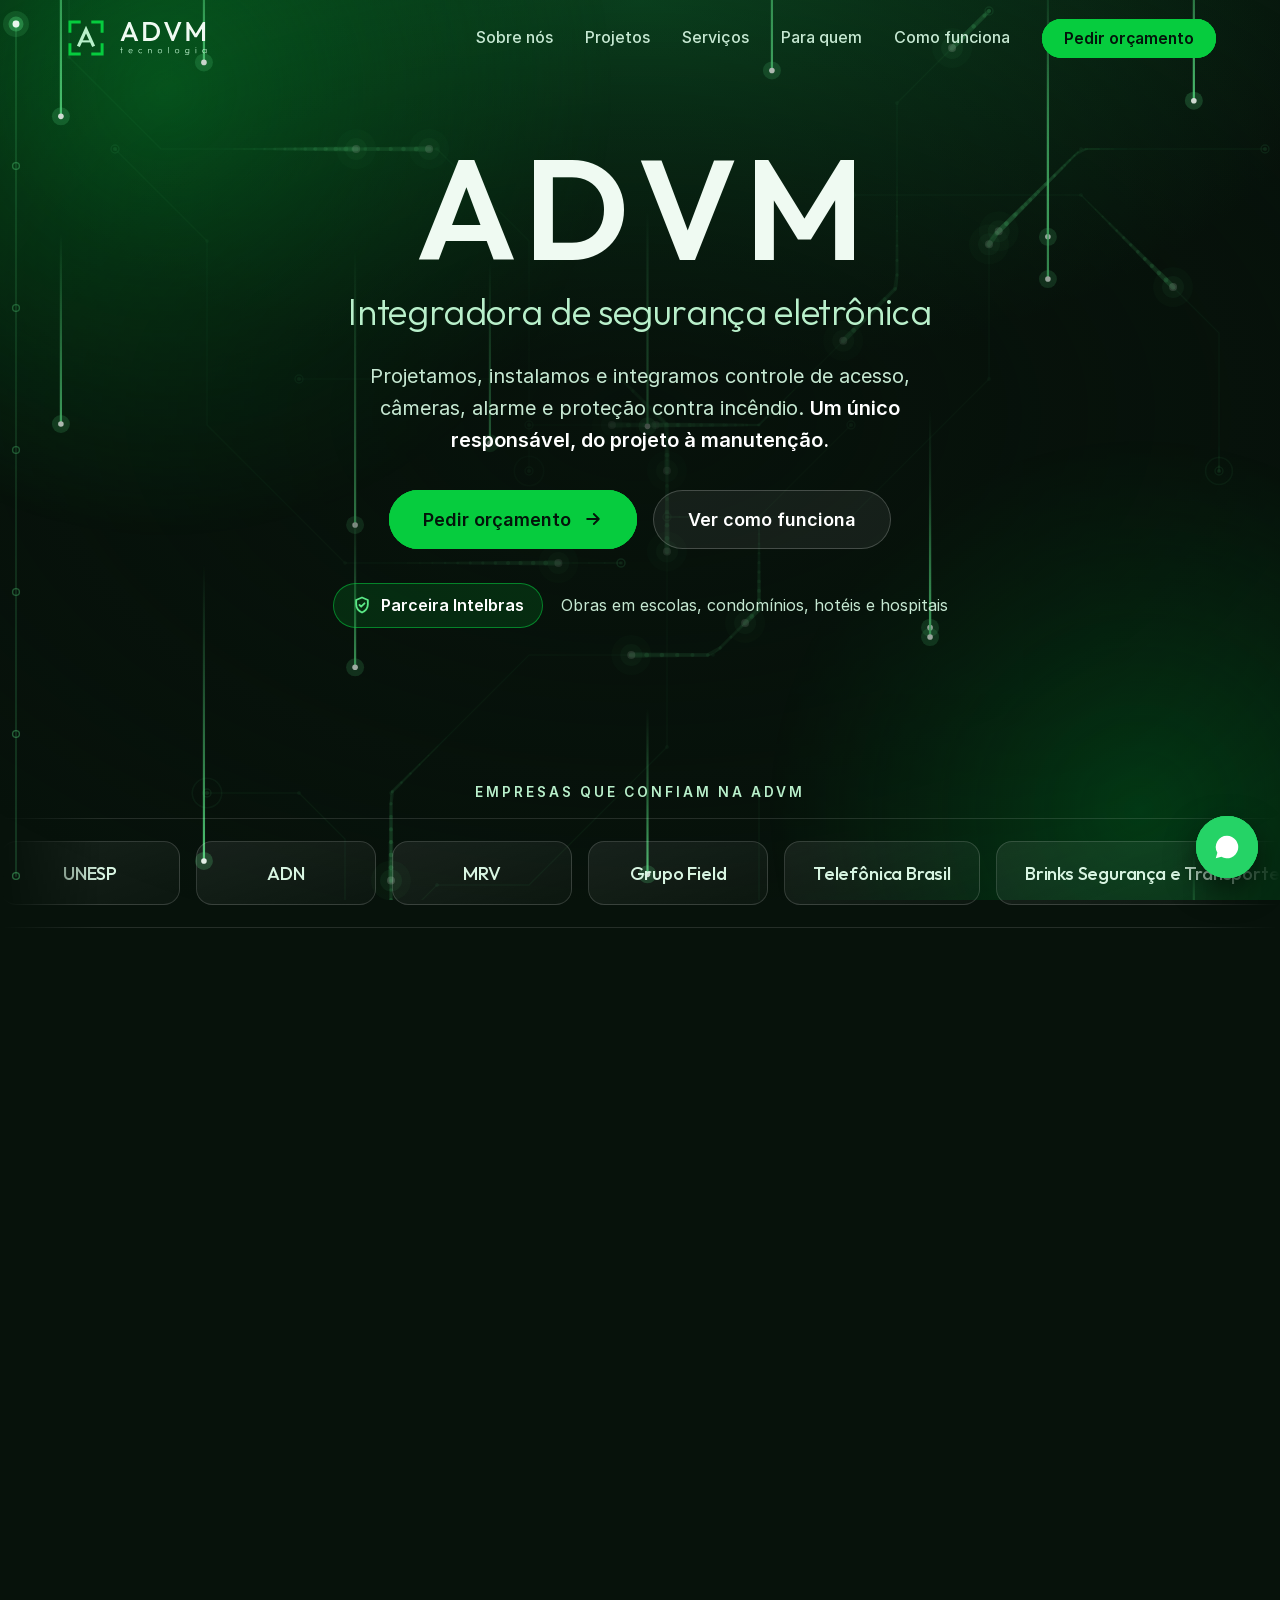
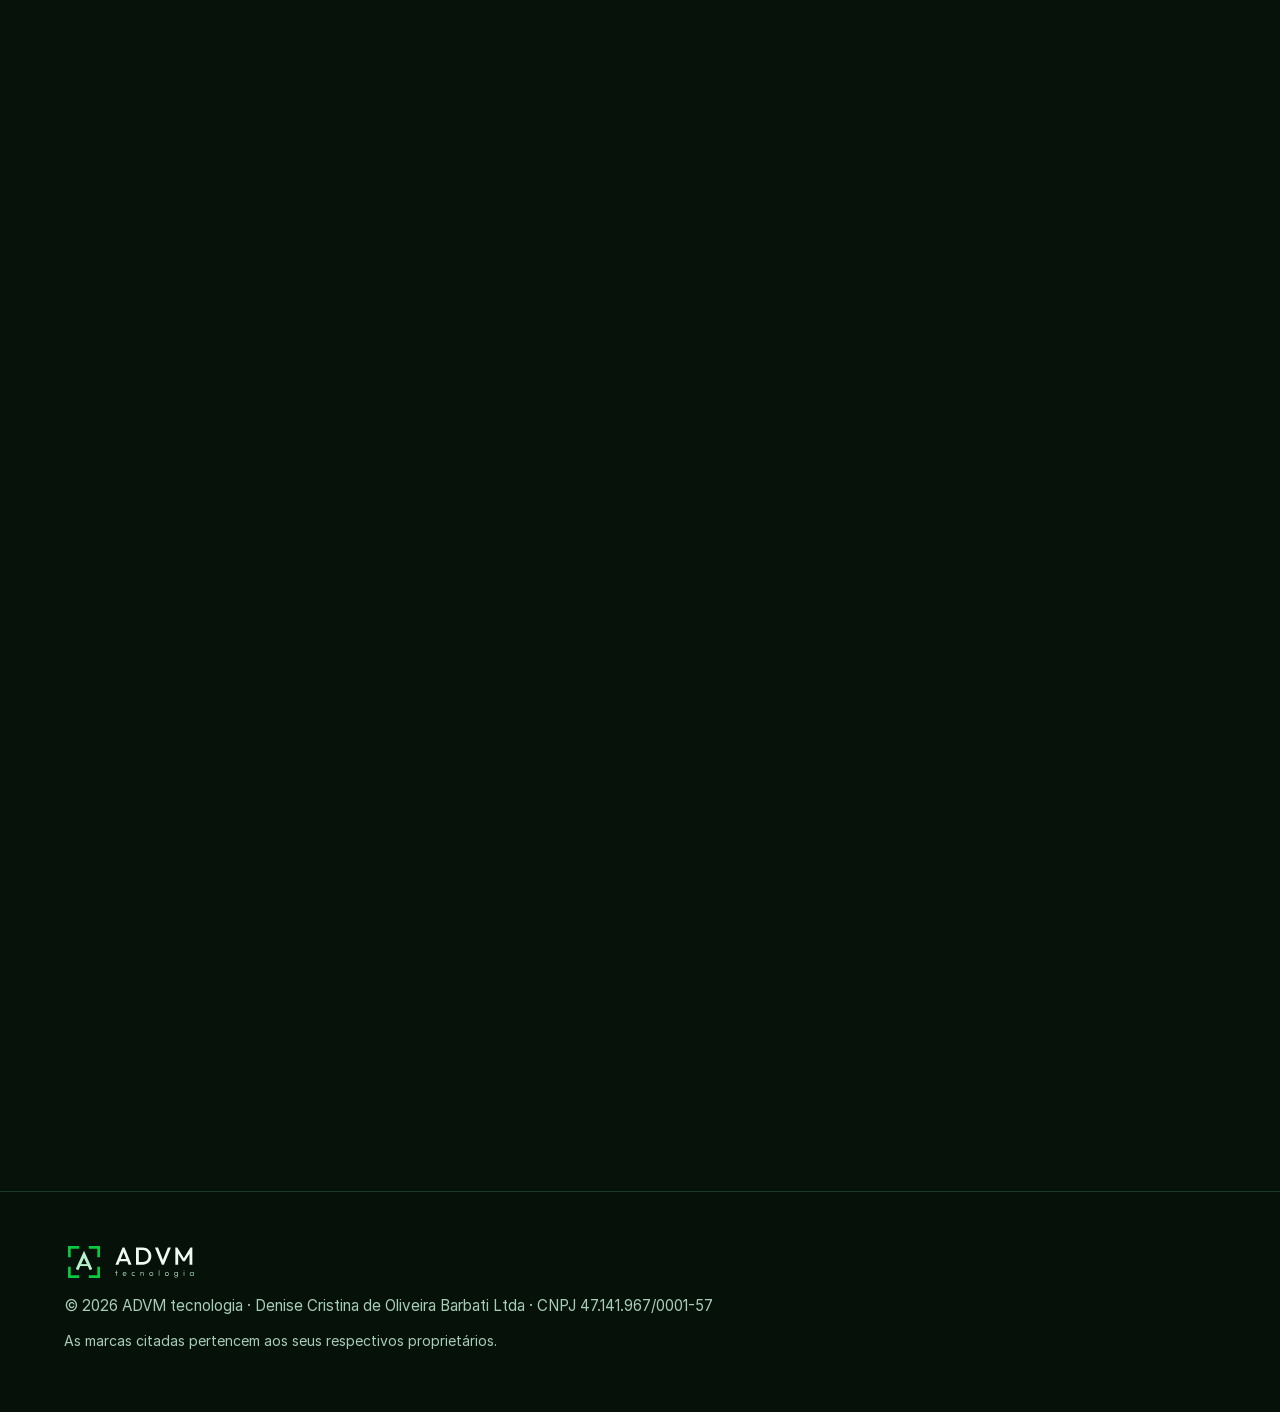
<file: index.html>
<!DOCTYPE html>
<html lang="pt-BR" data-tema="verde">
<head>
<meta charset="UTF-8">
<meta name="viewport" content="width=device-width, initial-scale=1">
<title>ADVM tecnologia | Segurança eletrônica do projeto à manutenção</title>
<meta name="description" content="Projeto, instalação e manutenção de controle de acesso, câmeras, alarme e detecção de incêndio para condomínios, escolas, hotéis e hospitais.">
<meta name="theme-color" content="#07120b">
<meta property="og:title" content="ADVM tecnologia | Segurança eletrônica do projeto à manutenção">
<meta property="og:description" content="Projeto, instalação e manutenção de controle de acesso, câmeras, alarme e detecção de incêndio.">
<meta property="og:type" content="website">
<meta property="og:url" content="https://advmtech.com.br/">
<meta property="og:image" content="https://advmtech.com.br/assets/og-image.png">
<meta property="og:image:width" content="1200">
<meta property="og:image:height" content="630">
<meta property="og:locale" content="pt_BR">
<meta name="twitter:card" content="summary_large_image">
<meta name="twitter:image" content="https://advmtech.com.br/assets/og-image.png">
<link rel="icon" href="assets/favicon.svg" type="image/svg+xml">
<link rel="stylesheet" href="style.css">
</head>
<body>
<a class="skip" href="#conteudo">Ir para o conteúdo</a>
<div class="aurora" aria-hidden="true"><i></i><i></i></div>
<canvas class="bg" id="bg" aria-hidden="true"></canvas>
<div class="vig" aria-hidden="true"></div>
<div class="cur" id="cur" aria-hidden="true"></div>

<div class="intro boot" id="intro" aria-hidden="true">
  <div class="intro__in">
    <svg class="mark" viewBox="0 0 100 100" focusable="false">
      <g class="mk-leads"><path pathLength="1" class="mk-lead" d="M12 12L-8 -8"/><path pathLength="1" class="mk-lead" d="M88 12L108 -8"/><path pathLength="1" class="mk-lead" d="M88 88L108 108"/><path pathLength="1" class="mk-lead" d="M12 88L-8 108"/></g>
      <circle class="mk-pad" cx="-8" cy="-8" r="2.6"/><circle class="mk-pad" cx="108" cy="-8" r="2.6"/><circle class="mk-pad" cx="108" cy="108" r="2.6"/><circle class="mk-pad" cx="-8" cy="108" r="2.6"/>
      <circle class="mk-ring" cx="50" cy="50" r="30"/>
      <g class="mk-frame"><path d="M12 34V12H34"/><path d="M66 12H88V34"/><path d="M88 66V88H66"/><path d="M34 88H12V66"/></g>
      <g class="mk-a"><path d="M32 70L50 30L68 70"/><path d="M40 58H60"/></g>
    </svg>
    <p class="intro__t" id="introT">ADVM tecnologia</p>
  </div>
</div>
<noscript><style>.intro{display:none!important}</style></noscript>

<header class="top" id="top">
  <a class="brand" href="#inicio" data-r="inicio" aria-label="ADVM tecnologia, início"><img src="assets/logo-horizontal-tema-verde.svg" alt="ADVM tecnologia" width="190" height="50"></a>
  <nav class="nav" id="nav" aria-label="Principal">
    <a href="#sobre" data-r="sobre">Sobre nós</a><a href="#projetos" data-r="projetos">Projetos</a><a href="#servicos" data-r="servicos">Serviços</a><a href="#obras" data-r="obras">Para quem</a><a href="#etapas" data-r="etapas">Como funciona</a><a href="#contato" data-r="contato" class="btn btn--sm btn--pulse nav__cta">Pedir orçamento</a>
  </nav>
  <button class="burger" id="burger" aria-label="Abrir menu" aria-expanded="false" aria-controls="nav"><span></span><span></span></button>
</header>

<main id="conteudo" tabindex="-1">
<section class="view on" id="v-inicio" data-name="inicio">
<div class="hero">
  <div class="wrap hero__c">
    <h1>
      <span class="l1">ADVM</span>
      <span class="l2">Integradora de segurança eletrônica</span>
    </h1>
    <p class="lead">Projetamos, instalamos e integramos controle de acesso, câmeras, alarme e proteção contra incêndio. <strong>Um único responsável, do projeto à manutenção.</strong></p>
    <div class="hero__cta">
      <a href="#contato" class="btn btn--lg btn--pulse magnet">Pedir orçamento<svg viewBox="0 0 24 24" aria-hidden="true"><path d="M5 12h14M13 6l6 6-6 6"/></svg></a>
      <a href="#etapas" class="btn btn--lg btn--ghost magnet">Ver como funciona</a>
    </div>
    <div class="trust"><span class="trust__chip"><svg viewBox="0 0 24 24" aria-hidden="true"><path d="M12 3l7 3v5c0 5-3 8-7 10-4-2-7-5-7-10V6z"/><path d="M9 12l2 2 4-4"/></svg>Parceira Intelbras</span><span class="trust__t">Obras em escolas, condomínios, hotéis e hospitais</span></div>
    <!-- SELO: quando o selo oficial da Intelbras chegar, colocar a imagem ao lado do chip acima. -->

  </div>
</div>

<div class="clients clients--home" aria-label="Empresas atendidas">
  <p class="clients__s">Empresas que confiam na ADVM</p>
  <div class="clients__row"><div class="clients__track clients__track--rev"><span class="cl">UNESP</span><span class="cl">ADN</span><span class="cl">MRV</span><span class="cl">Grupo Field</span><span class="cl">Telefônica Brasil</span><span class="cl">Brinks Segurança e Transporte</span><span class="cl">Conductor Tecnologia</span><span class="cl">Siri</span><span class="cl">UNESP</span><span class="cl">ADN</span><span class="cl">MRV</span><span class="cl">Grupo Field</span><span class="cl">Telefônica Brasil</span><span class="cl">Brinks Segurança e Transporte</span><span class="cl">Conductor Tecnologia</span><span class="cl">Siri</span></div></div>
</div>

<div class="sec sec--tight integ">
  <div class="wrap">
    <div class="head" data-reveal><h2>Tudo conversa entre si</h2><p class="sub">Câmeras, controle de acesso, alarme e incêndio em um só sistema. Por exemplo: se o alarme de incêndio dispara, as portas podem liberar a saída.</p></div>
    <div class="integ__fig" data-reveal><svg class="integ__svg" viewBox="0 0 1000 460" role="img" aria-label="Câmeras, controle de acesso, detecção de incêndio e rede ligados a um único sistema" focusable="false"><path class="ln" d="M262 96 H340 L380 136 V200 H440"/><path class="fl" d="M262 96 H340 L380 136 V200 H440"/><path class="ln" d="M738 96 H660 L620 136 V200 H560"/><path class="fl" d="M738 96 H660 L620 136 V200 H560"/><path class="ln" d="M262 346 H340 L380 306 V240 H440"/><path class="fl" d="M262 346 H340 L380 306 V240 H440"/><path class="ln" d="M738 346 H660 L620 306 V240 H560"/><path class="fl" d="M738 346 H660 L620 306 V240 H560"/><path class="hi hiA" d="M262 346 H340 L380 306 V240 H440"/><path class="hi hiB" d="M738 96 H660 L620 136 V200 H560"/><circle class="pad" cx="262" cy="96" r="5"/><circle class="pad" cx="738" cy="96" r="5"/><circle class="pad" cx="262" cy="346" r="5"/><circle class="pad" cx="738" cy="346" r="5"/><circle class="pad" cx="440" cy="200" r="5"/><circle class="pad" cx="560" cy="200" r="5"/><circle class="pad" cx="440" cy="240" r="5"/><circle class="pad" cx="560" cy="240" r="5"/><svg class="art" x="70" y="20" width="190" height="142" viewBox="0 0 160 120"><path class="fov" d="M36 52 L6 28 M36 66 L6 92"/><rect class="f" x="122" y="16" width="14" height="88" rx="4"/><path d="M122 60 H100"/><rect class="f" x="30" y="38" width="72" height="34" rx="12"/><rect class="f" x="26" y="32" width="80" height="9" rx="4.5"/><circle class="f" cx="46" cy="55" r="12"/><circle class="lens" cx="46" cy="55" r="6.5"/><circle class="spark" cx="43.5" cy="52.5" r="1.8"/><circle class="led" cx="90" cy="48" r="2.6"/><path class="dim" d="M60 52 H84 M60 60 H80"/></svg><svg class="art" x="740" y="20" width="190" height="142" viewBox="0 0 160 120"><rect class="f" x="52" y="10" width="56" height="100" rx="10"/><rect class="screen" x="60" y="22" width="40" height="52" rx="6"/><circle cx="80" cy="40" r="10"/><path d="M63 72 C66 56 94 56 97 72"/><path class="brk" d="M64 30 V26 H68 M92 26 H96 V30 M96 66 V70 H92 M68 70 H64 V66"/><path class="scanline" d="M63 31 H97"/><circle class="led" cx="80" cy="16" r="2.2"/><circle class="dim" cx="68" cy="86" r="2.3"/><circle class="dim" cx="80" cy="86" r="2.3"/><circle class="dim" cx="92" cy="86" r="2.3"/><circle class="dim" cx="68" cy="96" r="2.3"/><circle class="dim" cx="80" cy="96" r="2.3"/><circle class="dim" cx="92" cy="96" r="2.3"/></svg><svg class="art" x="70" y="276" width="190" height="142" viewBox="0 0 160 120"><circle class="f" cx="80" cy="72" r="36"/><circle cx="80" cy="72" r="26"/><path class="dim" d="M62 64 H98 M58 72 H102 M62 80 H98"/><circle class="led dl-alarm" cx="80" cy="72" r="3.2"/><rect class="f" x="60" y="104" width="40" height="8" rx="3"/><path class="smoke s1" d="M68 30 c-8 -6 6 -10 -2 -18"/><path class="smoke s2" d="M84 28 c-8 -6 6 -10 -2 -18"/><path class="smoke s3" d="M100 30 c-8 -6 6 -10 -2 -18"/></svg><svg class="art" x="740" y="276" width="190" height="142" viewBox="0 0 160 120"><rect class="f" x="30" y="10" width="100" height="100" rx="8"/><rect x="38" y="18" width="84" height="18" rx="4"/><circle class="led l0" cx="48" cy="27" r="2.4"/><path class="dim" d="M58 27 H76"/><rect class="dim" x="92" y="23" width="7" height="8" rx="1.5"/><rect class="dim" x="103" y="23" width="7" height="8" rx="1.5"/><rect class="dim" x="114" y="23" width="5" height="8" rx="1.5"/><rect x="38" y="41" width="84" height="18" rx="4"/><circle class="led l1" cx="48" cy="50" r="2.4"/><path class="dim" d="M58 50 H76"/><rect class="dim" x="92" y="46" width="7" height="8" rx="1.5"/><rect class="dim" x="103" y="46" width="7" height="8" rx="1.5"/><rect class="dim" x="114" y="46" width="5" height="8" rx="1.5"/><rect x="38" y="64" width="84" height="18" rx="4"/><circle class="led l2" cx="48" cy="73" r="2.4"/><path class="dim" d="M58 73 H76"/><rect class="dim" x="92" y="69" width="7" height="8" rx="1.5"/><rect class="dim" x="103" y="69" width="7" height="8" rx="1.5"/><rect class="dim" x="114" y="69" width="5" height="8" rx="1.5"/><rect x="38" y="87" width="84" height="18" rx="4"/><circle class="led l3" cx="48" cy="96" r="2.4"/><path class="dim" d="M58 96 H76"/><rect class="dim" x="92" y="92" width="7" height="8" rx="1.5"/><rect class="dim" x="103" y="92" width="7" height="8" rx="1.5"/><rect class="dim" x="114" y="92" width="5" height="8" rx="1.5"/></svg><g class="hub" transform="translate(440 160)"><rect class="hubbg" x="0" y="0" width="120" height="120" rx="28"/><circle class="hubring r1" cx="60" cy="60" r="40"/><circle class="hubring r2" cx="60" cy="60" r="40"/><g transform="translate(10 10) scale(1)"><g class="em-frame"><path d="M12 34V12H34"/><path d="M66 12H88V34"/><path d="M88 66V88H66"/><path d="M34 88H12V66"/></g><g class="em-a"><path d="M32 70L50 30L68 70"/><path d="M40 58H60"/></g></g></g><text x="165" y="190">Câmeras</text><text x="835" y="190">Controle de acesso</text><text x="165" y="440">Detecção de incêndio</text><text x="835" y="440">Servidor e rede</text></svg></div>
  </div>
</div>

<div class="sec sec--tight">
  <div class="wrap">
    <div class="head" data-reveal><h2>Conheça a ADVM</h2><p class="sub">Escolha por onde começar.</p></div>
    <ul class="grid">
      <li data-reveal style="--d:0.0s"><a class="card card--link" href="#sobre"><span class="ic"><svg viewBox="0 0 24 24"><circle cx="9" cy="8" r="3"/><path d="M3 20c0-3.3 2.7-6 6-6s6 2.7 6 6"/><circle cx="17" cy="9" r="2.4"/><path d="M16 14.2c2.9.2 5 2.4 5 5.8"/></svg></span><h3>Sobre nós</h3><p>Quem é a ADVM e como a empresa trabalha.</p><span class="card__go" aria-hidden="true"><svg viewBox="0 0 24 24"><path d="M5 12h14M13 6l6 6-6 6"/></svg></span></a></li>
      <li data-reveal style="--d:0.07s"><a class="card card--link" href="#projetos"><span class="ic"><svg viewBox="0 0 24 24"><rect x="4" y="4" width="16" height="16" rx="2"/><path d="M4 10h16M10 4v16"/></svg></span><h3>Projetos</h3><p>Os números, as empresas que atendemos e como planejamos a obra.</p><span class="card__go" aria-hidden="true"><svg viewBox="0 0 24 24"><path d="M5 12h14M13 6l6 6-6 6"/></svg></span></a></li>
      <li data-reveal style="--d:0.14s"><a class="card card--link" href="#servicos"><span class="ic"><svg viewBox="0 0 24 24"><rect x="3" y="4" width="18" height="12" rx="2"/><path d="M8 20h8M12 16v4M6 11h3l2-3 2 5 2-2h3"/></svg></span><h3>Serviços</h3><p>Controle de acesso, câmeras, alarme, incêndio e redes.</p><span class="card__go" aria-hidden="true"><svg viewBox="0 0 24 24"><path d="M5 12h14M13 6l6 6-6 6"/></svg></span></a></li>
      <li data-reveal style="--d:0.21s"><a class="card card--link" href="#obras"><span class="ic"><svg viewBox="0 0 24 24"><circle cx="12" cy="12" r="3"/><circle cx="5" cy="5" r="2"/><circle cx="19" cy="5" r="2"/><circle cx="5" cy="19" r="2"/><circle cx="19" cy="19" r="2"/><path d="M7 7l3 3M17 7l-3 3M7 17l3-3M17 17l-3-3"/></svg></span><h3>Para quem</h3><p>Escolas, condomínios, hotéis, hospitais e construtoras.</p><span class="card__go" aria-hidden="true"><svg viewBox="0 0 24 24"><path d="M5 12h14M13 6l6 6-6 6"/></svg></span></a></li>
      <li data-reveal style="--d:0.28s"><a class="card card--link" href="#etapas"><span class="ic"><svg viewBox="0 0 24 24"><path d="M12 3l7 3v5c0 5-3 8-7 10-4-2-7-5-7-10V6z"/><path d="M9 12l2 2 4-4"/></svg></span><h3>Como funciona</h3><p>As quatro etapas, do levantamento à manutenção.</p><span class="card__go" aria-hidden="true"><svg viewBox="0 0 24 24"><path d="M5 12h14M13 6l6 6-6 6"/></svg></span></a></li>
      <li data-reveal style="--d:0.35s"><a class="card card--link" href="#contato"><span class="ic"><svg viewBox="0 0 24 24"><path d="M4 5h16v11H9l-5 4z"/><path d="M8 10h8M8 13h5"/></svg></span><h3>Contato</h3><p>Peça seu orçamento pelo WhatsApp ou pelo formulário.</p><span class="card__go" aria-hidden="true"><svg viewBox="0 0 24 24"><path d="M5 12h14M13 6l6 6-6 6"/></svg></span></a></li>
    </ul>
  </div>
</div>
</section>

<section class="view sec" id="v-sobre" data-name="sobre">
  <div class="wrap">
    <div class="head" data-reveal><h2>Quem é a ADVM</h2><p class="sub">Integradora de segurança eletrônica em São Paulo, parceira Intelbras.</p></div>
    <div class="about">
      <div class="about__t" data-reveal>
        <p class="about__lead">A ADVM projeta, instala e cuida de sistemas de segurança eletrônica: controle de acesso, câmeras, alarme e proteção contra incêndio.</p>
        <p>Atendemos escolas, condomínios, hotéis, hospitais e construtoras, lugares onde cada detalhe precisa funcionar todos os dias. Por isso trabalhamos com um princípio simples: um único responsável, do projeto à manutenção.</p>
        <p>Somos parceiros da Intelbras, uma das principais fabricantes brasileiras de equipamentos de segurança eletrônica.</p>
        <!-- HISTÓRIA: quando a Denise responder (fundadores, ano de fundação, como começou), colocar aqui uma linha do tempo. -->
        <div class="about__cta"><a href="#projetos" class="btn btn--lg btn--ghost magnet">Ver nossos projetos<svg viewBox="0 0 24 24" aria-hidden="true"><path d="M5 12h14M13 6l6 6-6 6"/></svg></a><a href="#contato" class="btn btn--lg btn--pulse magnet">Pedir orçamento<svg viewBox="0 0 24 24" aria-hidden="true"><path d="M5 12h14M13 6l6 6-6 6"/></svg></a></div>
      </div>
      <div class="emblem" aria-hidden="true" data-reveal>
        <svg viewBox="0 0 100 100" focusable="false">
          <circle class="em-ring r1" cx="50" cy="50" r="30"/><circle class="em-ring r2" cx="50" cy="50" r="30"/>
          <g class="em-frame"><path d="M12 34V12H34"/><path d="M66 12H88V34"/><path d="M88 66V88H66"/><path d="M34 88H12V66"/></g>
          <g class="em-a"><path d="M32 70L50 30L68 70"/><path d="M40 58H60"/></g>
          <path class="em-scan" d="M16 16H84"/>
          <circle class="em-dot" cx="84" cy="16" r="2.4"/>
        </svg>
      </div>
    </div>
    <ul class="grid pillars">
      <li class="card" data-reveal style="--d:0.0s"><span class="ic"><svg viewBox="0 0 24 24"><rect x="4" y="4" width="16" height="16" rx="2"/><path d="M4 10h16M10 4v16"/></svg></span><h3>Projeto antes da obra</h3><p>Planejamos cada câmera, leitor e sensor no papel antes de comprar o primeiro equipamento.</p></li>
      <li class="card" data-reveal style="--d:0.07s"><span class="ic"><svg viewBox="0 0 24 24"><circle cx="12" cy="12" r="3"/><circle cx="5" cy="5" r="2"/><circle cx="19" cy="5" r="2"/><circle cx="5" cy="19" r="2"/><circle cx="19" cy="19" r="2"/><path d="M7 7l3 3M17 7l-3 3M7 17l3-3M17 17l-3-3"/></svg></span><h3>Sistemas que conversam</h3><p>Alarme de incêndio, câmeras e controle de acesso trabalhando juntos, e não cada um por conta própria.</p></li>
      <li class="card" data-reveal style="--d:0.14s"><span class="ic"><svg viewBox="0 0 24 24"><path d="M12 3l7 3v5c0 5-3 8-7 10-4-2-7-5-7-10V6z"/><path d="M9 12l2 2 4-4"/></svg></span><h3>Um único responsável</h3><p>Do projeto à manutenção, o cliente fala com uma empresa só e sabe quem responde.</p></li>
      <li class="card" data-reveal style="--d:0.21s"><span class="ic"><svg viewBox="0 0 24 24"><rect x="3" y="4" width="18" height="12" rx="2"/><path d="M8 20h8M12 16v4M6 11h3l2-3 2 5 2-2h3"/></svg></span><h3>Cuidado depois da entrega</h3><p>A obra pronta é o começo: revisões e atendimento para tudo continuar funcionando.</p></li>
    </ul>
  </div>
</section>

<section class="view sec sec--light" id="v-projetos" data-name="projetos">
  <div class="wrap">
    <div class="head" data-reveal><h2>Tudo começa pelo projeto</h2><p class="sub">Antes de instalar, a ADVM planeja a obra inteira. Depois, todos os sistemas trabalham juntos.</p></div>
    <dl class="stats stats--page" id="stats">
      <!-- TROCAR pelo número real de obras e depois apagar o atributo data-exemplo -->
      <div data-exemplo="1"><dt data-count="50" data-pre="+">0</dt><dd>obras atendidas</dd></div>
      <div><dt data-count="5">0</dt><dd>tipos de obra</dd></div>
      <div><dt data-count="6">0</dt><dd>serviços integrados</dd></div>
      <div><dt data-count="1">0</dt><dd>responsável, do início ao fim</dd></div>
    </dl>
    <ul class="grid">
      <li class="card" data-reveal style="--d:0s"><span class="ic"><svg viewBox="0 0 24 24"><circle cx="11" cy="11" r="6"/><path d="M16 16l5 5"/></svg></span><h3>Levantamento de riscos</h3><p>Um técnico visita o local e identifica pontos cegos, rotas de fuga e acessos vulneráveis. Também considera a região, como a maresia no litoral.</p></li>
      <li class="card" data-reveal style="--d:0.07s"><span class="ic"><svg viewBox="0 0 24 24"><rect x="4" y="4" width="16" height="16" rx="2"/><path d="M4 10h16M10 4v16"/></svg></span><h3>Planta técnica</h3><p>O desenho do imóvel mostra onde fica cada câmera, leitor, catraca, sensor e sirene, com o ângulo de visão de cada lente.</p></li>
      <li class="card" data-reveal style="--d:0.14s"><span class="ic"><svg viewBox="0 0 24 24"><circle cx="12" cy="5" r="2"/><circle cx="5" cy="18" r="2"/><circle cx="19" cy="18" r="2"/><path d="M12 7v5M12 12l-6 4M12 12l6 4"/></svg></span><h3>Cabeamento e infraestrutura</h3><p>Por onde passam os cabos de rede, fibra e energia, com eletrodutos e racks para organizar servidores e gravadores.</p></li>
      <li class="card" data-reveal style="--d:0.21s"><span class="ic"><svg viewBox="0 0 24 24"><rect x="3" y="4" width="18" height="12" rx="2"/><path d="M8 20h8M12 16v4"/></svg></span><h3>Escolha dos equipamentos</h3><p>Modelos de câmeras, controladoras, fechaduras, nobreaks e centrais, dimensionados para a necessidade de cada obra.</p></li>
      <li class="card" data-reveal style="--d:0.28s"><span class="ic"><svg viewBox="0 0 24 24"><path d="M12 3c1 3 5 5 5 10a5 5 0 0 1-10 0c0-2 1-3 2-4 0 2 1 3 2 3 0-3-1-5 1-9z"/></svg></span><h3>Normas de incêndio</h3><p>O projeto de alarme de incêndio segue as normas da ABNT e as regras do Corpo de Bombeiros do seu estado, como base para o AVCB.</p></li>
      <li class="card" data-reveal style="--d:0.35s"><span class="ic"><svg viewBox="0 0 24 24"><circle cx="12" cy="12" r="3"/><circle cx="5" cy="5" r="2"/><circle cx="19" cy="5" r="2"/><circle cx="5" cy="19" r="2"/><circle cx="19" cy="19" r="2"/><path d="M7 7l3 3M17 7l-3 3M7 17l3-3M17 17l-3-3"/></svg></span><h3>Sistemas integrados</h3><p>Os equipamentos conversam entre si. Por exemplo, se o alarme de incêndio dispara, as catracas e portas destravam para a saída das pessoas.</p></li>
    </ul>
    <!-- EMPRESAS ATENDIDAS: confirmar com a Denise quais podem aparecer. Para usar o logo, troque o <span class="cl">Nome</span> por <span class="cl"><img src="assets/clientes/arquivo.png" alt="Nome"></span> -->
    <div class="clients" data-reveal>
      <h3 class="clients__t">Empresas que confiam na ADVM</h3>
      <div class="clients__row" aria-label="Empresas atendidas"><div class="clients__track"><span class="cl">UNESP</span><span class="cl">ADN</span><span class="cl">MRV</span><span class="cl">Grupo Field</span><span class="cl">Telefônica Brasil</span><span class="cl">Brinks Segurança e Transporte</span><span class="cl">Conductor Tecnologia</span><span class="cl">Siri</span><span class="cl">UNESP</span><span class="cl">ADN</span><span class="cl">MRV</span><span class="cl">Grupo Field</span><span class="cl">Telefônica Brasil</span><span class="cl">Brinks Segurança e Transporte</span><span class="cl">Conductor Tecnologia</span><span class="cl">Siri</span></div></div>
    </div>
    <div class="cta-row" data-reveal><a href="#servicos" class="btn btn--lg btn--ghost magnet">Próximo: Serviços<svg viewBox="0 0 24 24" aria-hidden="true"><path d="M5 12h14M13 6l6 6-6 6"/></svg></a></div>
  </div>
</section>

<section class="view sec sec--light" id="v-servicos" data-name="servicos">
  <div class="wrap">
    <div class="head" data-reveal><h2>O que a ADVM faz</h2><p class="sub">Seis serviços que se completam. Você pode contratar um ou todos.</p></div>
    <ul class="grid">
      <li class="card" data-reveal style="--d:0s"><div class="card__art"><svg class="art" viewBox="0 0 160 120" aria-hidden="true" focusable="false"><rect class="f" x="52" y="10" width="56" height="100" rx="10"/><rect class="screen" x="60" y="22" width="40" height="52" rx="6"/><circle cx="80" cy="40" r="10"/><path d="M63 72 C66 56 94 56 97 72"/><path class="brk" d="M64 30 V26 H68 M92 26 H96 V30 M96 66 V70 H92 M68 70 H64 V66"/><path class="scanline" d="M63 31 H97"/><circle class="led" cx="80" cy="16" r="2.2"/><circle class="dim" cx="68" cy="86" r="2.3"/><circle class="dim" cx="80" cy="86" r="2.3"/><circle class="dim" cx="92" cy="86" r="2.3"/><circle class="dim" cx="68" cy="96" r="2.3"/><circle class="dim" cx="80" cy="96" r="2.3"/><circle class="dim" cx="92" cy="96" r="2.3"/></svg></div><h3>Controle de acesso</h3><p>Leitores, catracas e cancelas. Cada pessoa entra só onde pode.</p></li>
      <li class="card" data-reveal style="--d:.07s"><div class="card__art"><svg class="art" viewBox="0 0 160 120" aria-hidden="true" focusable="false"><path class="fov" d="M36 52 L6 28 M36 66 L6 92"/><rect class="f" x="122" y="16" width="14" height="88" rx="4"/><path d="M122 60 H100"/><rect class="f" x="30" y="38" width="72" height="34" rx="12"/><rect class="f" x="26" y="32" width="80" height="9" rx="4.5"/><circle class="f" cx="46" cy="55" r="12"/><circle class="lens" cx="46" cy="55" r="6.5"/><circle class="spark" cx="43.5" cy="52.5" r="1.8"/><circle class="led" cx="90" cy="48" r="2.6"/><path class="dim" d="M60 52 H84 M60 60 H80"/></svg></div><h3>Câmeras e monitoramento</h3><p>Imagens gravadas e acesso pelo celular, de onde você estiver.</p></li>
      <li class="card" data-reveal style="--d:.14s"><div class="card__art"><svg class="art" viewBox="0 0 160 120" aria-hidden="true" focusable="false"><rect class="f" x="46" y="28" width="68" height="54" rx="16"/><path class="lensfill" d="M56 58 a24 22 0 0 1 48 0 z"/><path d="M56 58 a24 22 0 0 1 48 0"/><circle class="led" cx="80" cy="38" r="2.4"/><rect class="f" x="62" y="82" width="36" height="9" rx="3"/><path class="wave w1" d="M32 44 a34 34 0 0 0 0 28"/><path class="wave w2" d="M20 38 a46 46 0 0 0 0 40"/><path class="wave w1" d="M128 44 a34 34 0 0 1 0 28"/><path class="wave w2" d="M140 38 a46 46 0 0 1 0 40"/></svg></div><h3>Alarme e perímetro</h3><p>Sensores e cerca elétrica que avisam antes de alguém chegar ao prédio.</p></li>
      <li class="card" data-reveal style="--d:.21s"><div class="card__art"><svg class="art" viewBox="0 0 160 120" aria-hidden="true" focusable="false"><circle class="f" cx="80" cy="72" r="36"/><circle cx="80" cy="72" r="26"/><path class="dim" d="M62 64 H98 M58 72 H102 M62 80 H98"/><circle class="led dl-alarm" cx="80" cy="72" r="3.2"/><rect class="f" x="60" y="104" width="40" height="8" rx="3"/><path class="smoke s1" d="M68 30 c-8 -6 6 -10 -2 -18"/><path class="smoke s2" d="M84 28 c-8 -6 6 -10 -2 -18"/><path class="smoke s3" d="M100 30 c-8 -6 6 -10 -2 -18"/></svg></div><h3>Detecção de incêndio</h3><p>Detectores e central que mostram o ponto exato do alarme.</p></li>
      <li class="card" data-reveal style="--d:.28s"><div class="card__art"><svg class="art" viewBox="0 0 160 120" aria-hidden="true" focusable="false"><rect class="f" x="30" y="10" width="100" height="100" rx="8"/><rect x="38" y="18" width="84" height="18" rx="4"/><circle class="led l0" cx="48" cy="27" r="2.4"/><path class="dim" d="M58 27 H76"/><rect class="dim" x="92" y="23" width="7" height="8" rx="1.5"/><rect class="dim" x="103" y="23" width="7" height="8" rx="1.5"/><rect class="dim" x="114" y="23" width="5" height="8" rx="1.5"/><rect x="38" y="41" width="84" height="18" rx="4"/><circle class="led l1" cx="48" cy="50" r="2.4"/><path class="dim" d="M58 50 H76"/><rect class="dim" x="92" y="46" width="7" height="8" rx="1.5"/><rect class="dim" x="103" y="46" width="7" height="8" rx="1.5"/><rect class="dim" x="114" y="46" width="5" height="8" rx="1.5"/><rect x="38" y="64" width="84" height="18" rx="4"/><circle class="led l2" cx="48" cy="73" r="2.4"/><path class="dim" d="M58 73 H76"/><rect class="dim" x="92" y="69" width="7" height="8" rx="1.5"/><rect class="dim" x="103" y="69" width="7" height="8" rx="1.5"/><rect class="dim" x="114" y="69" width="5" height="8" rx="1.5"/><rect x="38" y="87" width="84" height="18" rx="4"/><circle class="led l3" cx="48" cy="96" r="2.4"/><path class="dim" d="M58 96 H76"/><rect class="dim" x="92" y="92" width="7" height="8" rx="1.5"/><rect class="dim" x="103" y="92" width="7" height="8" rx="1.5"/><rect class="dim" x="114" y="92" width="5" height="8" rx="1.5"/></svg></div><h3>Redes e infraestrutura</h3><p>Cabeamento e rede dedicada para os sistemas funcionarem sem falha.</p></li>
      <li class="card" data-reveal style="--d:.35s"><div class="card__art"><svg class="art" viewBox="0 0 160 120" aria-hidden="true" focusable="false"><g class="gear"><circle class="teeth" cx="76" cy="60" r="30"/><circle class="f" cx="76" cy="60" r="24"/><circle cx="76" cy="60" r="9"/></g><circle class="f" cx="122" cy="88" r="13"/><path d="M115 88 l5 5 9 -11"/></svg></div><h3>Manutenção</h3><p>Revisões e atendimento, para tudo continuar funcionando depois da entrega.</p></li>
    </ul>
    <div class="cta-row cta-row--2" data-reveal><a href="#obras" class="btn btn--lg btn--ghost magnet">Próximo: Para quem<svg viewBox="0 0 24 24" aria-hidden="true"><path d="M5 12h14M13 6l6 6-6 6"/></svg></a><a href="#contato" class="btn btn--lg btn--pulse magnet">Pedir orçamento<svg viewBox="0 0 24 24" aria-hidden="true"><path d="M5 12h14M13 6l6 6-6 6"/></svg></a></div>
  </div>
</section>

<section class="view sec sec--dark" id="v-obras" data-name="obras">
  <div class="wrap">
    <div class="head" data-reveal><h2>Para quem trabalhamos</h2><p class="sub">Escolha o tipo de obra para ver o que instalamos.</p></div>
    <div class="tabs" role="tablist" aria-label="Tipo de obra" data-reveal>
      <button role="tab" id="tb0" aria-selected="true" aria-controls="tp" data-i="0">Escolas e universidades</button>
      <button role="tab" id="tb1" aria-selected="false" aria-controls="tp" data-i="1">Condomínios</button>
      <button role="tab" id="tb2" aria-selected="false" aria-controls="tp" data-i="2">Hotéis</button>
      <button role="tab" id="tb3" aria-selected="false" aria-controls="tp" data-i="3">Hospitais</button>
      <button role="tab" id="tb4" aria-selected="false" aria-controls="tp" data-i="4">Construtoras</button>
    </div>
    <!-- CONFIRMAR com a Denise quais nomes podem aparecer publicamente. -->
    <div class="tp" id="tp" role="tabpanel" aria-labelledby="tb0">
      <div class="tp__l"><h3 id="tpT"></h3><p id="tpD"></p><span class="ref" id="tpR"></span></div>
      <ul class="tp__r" id="tpL"></ul>
    </div>
    <div class="cta-row" data-reveal><a href="#etapas" class="btn btn--lg btn--ghost magnet">Próximo: Como funciona<svg viewBox="0 0 24 24" aria-hidden="true"><path d="M5 12h14M13 6l6 6-6 6"/></svg></a></div>
  </div>
</section>

<section class="view sec sec--light" id="v-etapas" data-name="etapas">
  <div class="wrap">
    <div class="head" data-reveal><h2>Como funciona, passo a passo</h2><p class="sub">Você sempre sabe em que etapa a obra está e o que vem a seguir.</p></div>
    <div class="flow" id="flow" data-reveal>
      <div class="flow__line"><i id="flowFill"></i></div>
      <ol class="flow__steps">
        <li><button class="fs" data-i="0"><span class="n"><svg viewBox="0 0 24 24"><circle cx="11" cy="11" r="6"/><path d="M16 16l5 5"/></svg></span><b>1. Levantamento</b><span>Visita ao local e conversa com quem usa o espaço.</span></button></li>
        <li><button class="fs" data-i="1"><span class="n"><svg viewBox="0 0 24 24"><rect x="4" y="4" width="16" height="16" rx="2"/><path d="M4 10h16M10 4v16"/></svg></span><b>2. Projeto</b><span>Projeto técnico com planta de cada equipamento e orçamento fechado.</span></button></li>
        <li><button class="fs" data-i="2"><span class="n"><svg viewBox="0 0 24 24"><path d="M14.5 6.5a4 4 0 0 0-5 5L4 17l3 3 5.5-5.5a4 4 0 0 0 5-5l-2.5 2.5-2.5-.5-.5-2.5z"/></svg></span><b>3. Instalação</b><span>Equipe própria instala, configura e testa em campo.</span></button></li>
        <li><button class="fs" data-i="3"><span class="n"><svg viewBox="0 0 24 24"><path d="M12 3l7 3v5c0 5-3 8-7 10-4-2-7-5-7-10V6z"/><path d="M9 12l2 2 4-4"/></svg></span><b>4. Entrega e manutenção</b><span>Treinamento, projeto final e contrato de manutenção.</span></button></li>
      </ol>
    </div>
    <div class="cta-row" data-reveal><a href="#contato" class="btn btn--lg btn--pulse magnet">Pedir orçamento<svg viewBox="0 0 24 24" aria-hidden="true"><path d="M5 12h14M13 6l6 6-6 6"/></svg></a></div>
  </div>
</section>

<section class="view sec contato" id="v-contato" data-name="contato">
  <div class="wrap contato__g">
    <div>
      <h2>Vamos conversar sobre a sua obra?</h2>
      <p class="lead">Conte o que precisa proteger. Respondemos com os próximos passos e, se fizer sentido, marcamos uma visita.</p>
      <a class="btn btn--lg btn--pulse btn--wa magnet" id="wa" href="#" target="_blank" rel="noopener">Chamar no WhatsApp<svg viewBox="0 0 24 24" aria-hidden="true"><path d="M5 12h14M13 6l6 6-6 6"/></svg></a>
      <dl class="dados"><div><dt>Telefone</dt><dd><a href="tel:+5511945067587">(11) 94506-7587</a></dd></div><div><dt>E-mail</dt><dd><a href="mailto:suporte@advmtech.com.br">suporte@advmtech.com.br</a></dd></div><div><dt>Endereço</dt><dd>Praça Barão de Japurá, 195<br>Vila Guarani, São Paulo, SP<br>CEP 04313-170<br><a class="maplink" href="https://www.google.com/maps/search/?api=1&amp;query=Pra%C3%A7a+Bar%C3%A3o+de+Japur%C3%A1%2C+195%2C+S%C3%A3o+Paulo" target="_blank" rel="noopener">Como chegar</a></dd></div><div><dt>Atendemos</dt><dd>São Paulo e região, SP</dd></div></dl>
      <!-- Colocar aqui o selo oficial do Programa de Canais, exatamente como baixado do portal Sou Parceiro. -->
      <!-- Quando o selo oficial chegar, colocar aqui: <div class="selo"><img src="assets/selo-intelbras.png" alt="Parceiro Intelbras"></div> -->
    </div>
    <form id="form" class="form" novalidate>
      <p class="form__t">Ou deixe seus dados</p>
      <div class="fld"><input id="f-nome" name="nome" placeholder=" " autocomplete="name" required><label for="f-nome">Seu nome</label><small class="err" id="e-nome"></small></div>
      <div class="fld"><input id="f-tel" name="tel" type="tel" inputmode="tel" placeholder=" " autocomplete="tel" required><label for="f-tel">Telefone com DDD</label><small class="err" id="e-tel"></small></div>
      <div class="fld fld--sel"><select id="f-tipo" name="tipo"><option>Controle de acesso</option><option>Câmeras e monitoramento</option><option>Alarme e perímetro</option><option>Detecção de incêndio</option><option>Redes e infraestrutura</option><option>Manutenção</option><option>Outro</option></select><label for="f-tipo">O que você precisa</label></div>
      <div class="fld"><textarea id="f-msg" name="msg" rows="3" placeholder=" "></textarea><label for="f-msg">Mensagem (opcional)</label></div>
      <button class="btn btn--lg btn--pulse" id="send" type="submit"><span class="t">Enviar</span><span class="ok" aria-hidden="true">✓</span></button>
      <p class="lgpd">Os dados ficam com a ADVM tecnologia e servem só para responder ao seu contato.</p>
      <p class="done" id="done" role="status" aria-live="polite"></p>
    </form>
  </div>
</section>
</main>

<footer class="foot"><div class="wrap"><img src="assets/logo-horizontal-tema-verde.svg" alt="ADVM tecnologia" width="150" height="40"><p>© <span id="ano"></span> ADVM tecnologia · Denise Cristina de Oliveira Barbati Ltda · CNPJ 47.141.967/0001-57</p><p class="mut">As marcas citadas pertencem aos seus respectivos proprietários.</p></div></footer>

<a class="wafab btn--pulse" id="fab" href="#" target="_blank" rel="noopener" aria-label="Chamar no WhatsApp"><svg viewBox="0 0 24 24" aria-hidden="true"><path d="M12 3a9 9 0 0 0-7.7 13.6L3 21l4.5-1.2A9 9 0 1 0 12 3Z"/></svg></a>
<script src="script.js"></script>
</body>
</html>
</file>
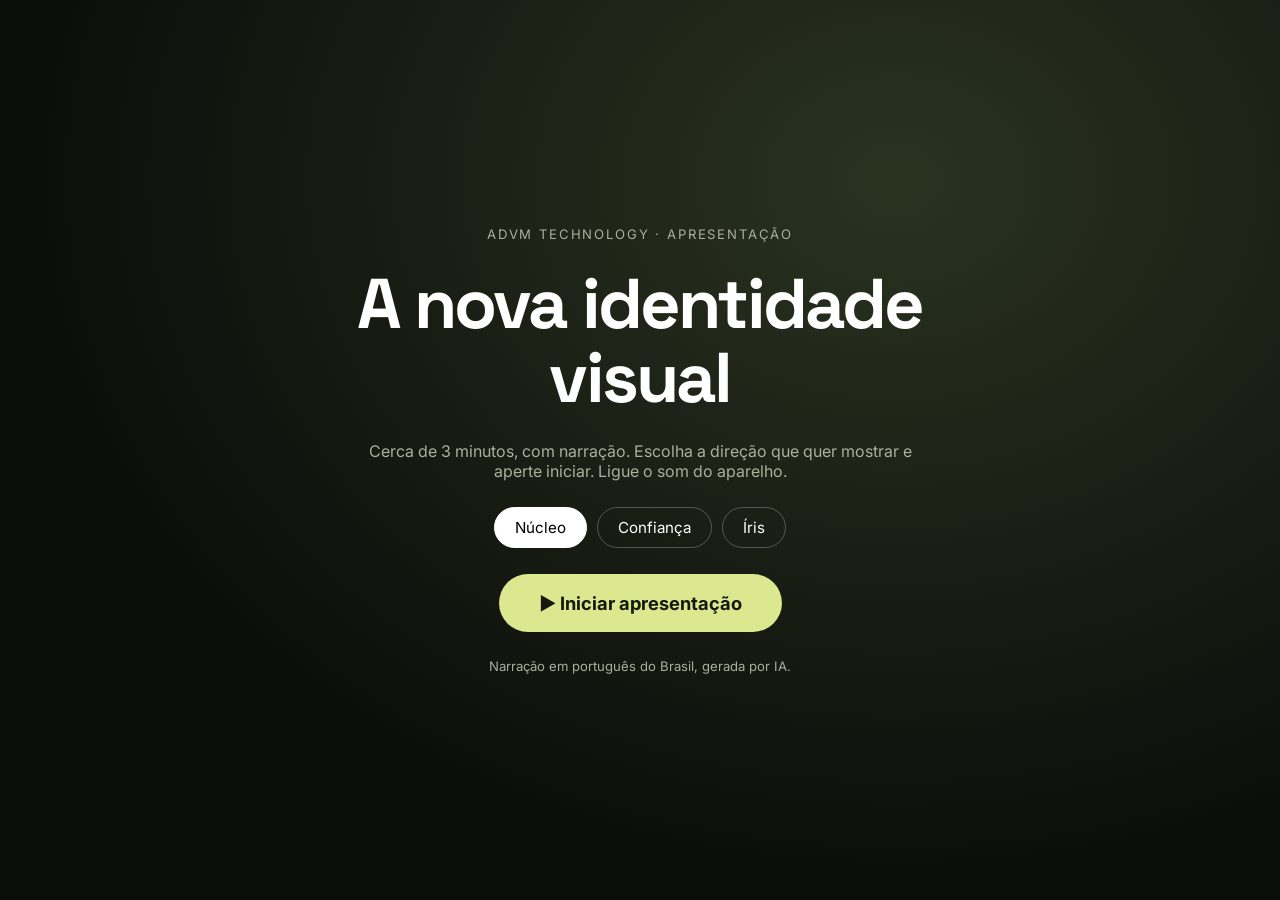
<file: apresentacao/index.html>
<!DOCTYPE html>
<html lang="pt-BR">
<head>
<meta charset="UTF-8">
<meta name="viewport" content="width=device-width, initial-scale=1">
<title>ADVM Technology | Apresentação da identidade visual</title>
<link rel="preconnect" href="https://fonts.googleapis.com">
<link rel="preconnect" href="https://fonts.gstatic.com" crossorigin>
<link href="https://fonts.googleapis.com/css2?family=Inter:wght@400;500;600&family=JetBrains+Mono:wght@400;500&family=Outfit:wght@300;400;500;600&family=Sora:wght@400;600;700&family=Space+Grotesk:wght@400;500;700&display=swap" rel="stylesheet">
<style>
*{box-sizing:border-box;margin:0;padding:0}
html,body{height:100%;overflow:hidden;background:#000;color:#fff;font-family:'Inter',system-ui,sans-serif;-webkit-font-smoothing:antialiased}
button{font:inherit;color:inherit;cursor:pointer;border:0;background:none}
#stage{position:absolute;left:50%;top:50%;width:1920px;height:1080px;transform-origin:0 0;overflow:hidden;background:var(--bg);color:var(--fg);--t:cubic-bezier(.16,1,.3,1)}
#bgc{position:absolute;inset:0;width:100%;height:100%}
.glow{position:absolute;inset:0;background:radial-gradient(ellipse 60% 70% at 88% 12%,var(--glow),transparent 70%);opacity:.9}
.mono{font-family:'JetBrains Mono',monospace;letter-spacing:.12em;text-transform:uppercase}
.f1{font-family:var(--f1)}.ac{color:var(--ac)}
.scene{position:absolute;inset:0;opacity:0;visibility:hidden;transition:opacity .7s,transform .7s,filter .7s;transform:scale(1.04);filter:blur(10px)}
.scene.active{opacity:1;visibility:visible;transform:none;filter:none}
.scene.out{opacity:0;visibility:visible;transform:scale(.96) translateY(-30px);filter:blur(12px)}
[data-at]{opacity:0;transform:translateY(46px) scale(.97);transition:opacity .8s var(--t),transform .8s var(--t)}
[data-at].show{opacity:1;transform:none}
.kick{position:absolute;left:120px;top:90px;font-size:22px;color:var(--ac);display:flex;gap:18px;align-items:center}
.kick i{width:60px;height:2px;background:var(--ac);display:block}
h2.t{position:absolute;left:120px;top:140px;font-family:var(--f1);font-weight:var(--wmw);font-size:92px;letter-spacing:-.035em;line-height:1;max-width:1500px}
.lock{display:flex;align-items:center;gap:28px}.lock.v{flex-direction:column;gap:20px;text-align:center}
.wm{display:grid;line-height:1}.lock.v .wm{justify-items:center}
.wm b{font-family:var(--f1);font-weight:var(--wmw);letter-spacing:var(--wmls)}.wm small{font-family:var(--f2);letter-spacing:var(--subls);margin-top:.22em;font-size:.34em;font-weight:400;text-transform:uppercase}
/* marca animada */
.m-ring{stroke-dasharray:1;stroke-dashoffset:1}
.m-fill{opacity:0;transform-box:fill-box;transform-origin:center;transform:scale(.5)}
.active .m-ring{animation:draw 1.5s .25s cubic-bezier(.6,0,.2,1) forwards}
.active .m-fill{animation:pop .9s 1.1s cubic-bezier(.2,1.5,.3,1) forwards}
@keyframes draw{to{stroke-dashoffset:0}}@keyframes pop{to{opacity:1;transform:none}}
/* S1 */
#s1 .center{position:absolute;inset:0;display:grid;place-content:center;justify-items:center;gap:50px}
#s1 .wm b{font-size:190px;display:flex}#s1 .wm b span{display:inline-block;opacity:0;transform:translateY(120%)}
#s1 .wmwrap{overflow:hidden;padding:0 6px}
#s1 .wm small{font-size:44px}
#s1.s1 .wm b span{opacity:1;transform:none;transition:all .9s var(--t)}
#s1 .tag{font-size:26px;color:var(--ac);margin-top:12px}
.ping{position:absolute;border:2px solid var(--ac);border-radius:50%;opacity:0}
.active .ping{animation:ping 3s 1.4s infinite}.ping.b{animation-delay:2.4s!important}
@keyframes ping{0%{opacity:.7;transform:scale(.4)}100%{opacity:0;transform:scale(1.8)}}
/* S2 */
.old{position:absolute;left:140px;top:300px;width:700px;height:520px;border:2px dashed #ffffff30;border-radius:24px;display:grid;place-content:center;justify-items:center;gap:20px}
.old .lab{position:absolute;left:24px;top:18px;font-size:18px;color:#ff6b6b}
.old .gl{font-family:'Space Grotesk';font-weight:700;font-size:170px;letter-spacing:.06em;color:#9aa09a;filter:blur(2.2px);position:relative}
.active .old .gl{animation:glitch 2.2s infinite steps(1)}
@keyframes glitch{0%,100%{transform:none;text-shadow:none}10%{transform:translate(-8px,2px);text-shadow:8px 0 #f0f,-8px 0 #0ff}12%{transform:translate(6px,-3px)}14%{transform:none;text-shadow:none}60%{transform:translate(4px,0);text-shadow:-6px 0 #f0f,6px 0 #0ff}62%{transform:none;text-shadow:none}}
.old p{font-size:22px;color:#8a8f8a}
.probs{position:absolute;left:1000px;top:300px;display:grid;gap:34px;width:800px}
.pr{display:flex;align-items:center;gap:30px;font-family:var(--f1);font-size:54px;font-weight:var(--wmw);letter-spacing:-.02em}
.pr i{flex:none;width:76px;height:76px;border-radius:50%;background:#ff4a4a22;border:2px solid #ff4a4a;display:grid;place-items:center;color:#ff4a4a;font-style:normal;font-size:44px}
/* S3 */
.trip{position:absolute;left:120px;right:120px;top:400px;display:grid;grid-template-columns:repeat(3,1fr);gap:40px}
.tc{border:2px solid #ffffff18;border-radius:28px;padding:50px;background:#ffffff08;min-height:480px;display:grid;align-content:start;gap:24px}
.tc svg{width:150px;height:150px}.tc h3{font-family:var(--f1);font-size:78px;letter-spacing:-.03em;font-weight:var(--wmw);color:var(--ac)}.tc p{font-size:32px;opacity:.75;line-height:1.35}
.ripple{transform-box:fill-box;transform-origin:center;animation:rip 2.2s infinite}.ripple.r2{animation-delay:.7s}.ripple.r3{animation-delay:1.4s}
@keyframes rip{0%{opacity:.9;transform:scale(.4)}100%{opacity:0;transform:scale(1.3)}}
.scan{animation:scan 2.4s ease-in-out infinite alternate}@keyframes scan{from{transform:translateX(-26px)}to{transform:translateX(26px)}}
.beat{transform-box:fill-box;transform-origin:center;animation:beat 1.2s infinite}@keyframes beat{50%{transform:scale(1.12)}}
/* S4 */
.symwrap{position:absolute;left:180px;top:240px;width:720px;height:720px}
.symwrap .guide{position:absolute;inset:-60px;border:2px dashed #ffffff22;border-radius:50%}
.symwrap .cross-h,.symwrap .cross-v{position:absolute;background:#ffffff18}.cross-h{left:-100px;right:-100px;top:50%;height:2px}.cross-v{top:-100px;bottom:-100px;left:50%;width:2px}
.lbl{position:absolute;display:flex;align-items:center;gap:20px;font-size:26px}
.lbl i{display:block;height:2px;background:var(--ac)}.lbl b{font-family:var(--f1);font-size:64px;font-weight:var(--wmw);letter-spacing:-.02em}
.lbl span{display:block;opacity:.7;font-size:28px;max-width:520px;margin-top:6px;font-family:var(--f2)}
/* S5 */
.logos{position:absolute;left:120px;right:120px;top:330px;display:grid;grid-template-columns:1.2fr 1.2fr 1fr;gap:36px}
.lp{height:560px;border-radius:28px;display:grid;place-content:center;justify-items:center;gap:20px;border:2px solid #ffffff14}
.lp .lock .wm{font-size:60px}.lp.v .wm{font-size:64px}
.lp small.cap{position:absolute;bottom:20px;font-size:18px;opacity:.55}
.lp{position:relative}
/* S6 */
.bars{position:absolute;left:120px;right:120px;top:300px;bottom:110px;display:grid;grid-template-columns:repeat(5,1fr);gap:26px}
.bar{border-radius:28px;position:relative;overflow:hidden;display:grid;align-content:end;padding:36px;border:2px solid #ffffff22}
.bar{transform-origin:bottom;transform:scaleY(.12);opacity:.2;transition:transform .9s var(--t),opacity .9s}
.bar.show{transform:none;opacity:1}
.bar b{font-family:var(--f1);font-size:50px;letter-spacing:-.02em;font-weight:var(--wmw)}.bar .hx{font-size:26px;margin-top:8px}.bar p{font-size:24px;margin-top:6px;opacity:.8}
/* S7 */
.tyL{position:absolute;left:120px;top:330px;width:820px}.tyR{position:absolute;left:1000px;top:330px;width:800px}
.big{font-size:360px;line-height:.9;letter-spacing:-.04em}.tyL .nm,.tyR .nm{font-size:24px;color:var(--ac);margin-bottom:14px}
.sam{font-size:60px;line-height:1.12;letter-spacing:-.025em;margin-top:30px;font-family:var(--f1);font-weight:var(--wmw)}
.sam2{font-size:34px;line-height:1.45;margin-top:30px;opacity:.8;font-family:var(--f2)}
.cur::after{content:"";display:inline-block;width:.07em;height:.9em;background:var(--ac);margin-left:8px;vertical-align:-.08em;animation:blink 1s infinite}@keyframes blink{50%{opacity:0}}
/* S8 */
.phone{position:absolute;left:160px;top:250px;width:420px;height:760px;border-radius:56px;border:3px solid #ffffff30;background:var(--bg2);padding:34px 28px;overflow:hidden;box-shadow:0 40px 90px #0009}
.phone .pa{display:flex;align-items:center;gap:22px}.phone .av{width:118px;height:118px;border-radius:50%;background:var(--bg);display:grid;place-items:center;border:2px solid var(--ac)}
.phone .st{display:flex;gap:22px;text-align:center;font-size:19px}.phone .st b{display:block;font-size:26px}
.phone h5{font-size:24px;margin:18px 0 4px}.phone p{font-size:19px;opacity:.7;line-height:1.4}
.phone .gr{display:grid;grid-template-columns:repeat(3,1fr);gap:6px;margin-top:22px}.phone .gr div{aspect-ratio:1;border-radius:6px;display:grid;place-items:center;font-family:var(--f1);font-weight:var(--wmw);font-size:15px;line-height:1.05;padding:8px;text-align:center}
.cards{position:absolute;left:700px;top:260px;width:560px;height:620px}
.bc{position:absolute;width:520px;height:300px;border-radius:20px;padding:34px;display:flex;flex-direction:column;justify-content:space-between;box-shadow:0 30px 70px #0009;border:2px solid #ffffff18}
.bc .nm{font-family:var(--f1);font-weight:var(--wmw);font-size:32px}.bc .ct{font-size:20px;opacity:.85;line-height:1.5}
.bc.a{left:0;top:0;transform:rotate(-6deg)}.bc.b{left:70px;top:320px;transform:rotate(4deg)}
[data-at].bc.a.show{transform:rotate(-6deg)}[data-at].bc.b.show{transform:rotate(4deg)}
.site{position:absolute;left:1320px;top:290px;width:500px;height:560px;border-radius:24px;border:2px solid #ffffff22;background:var(--bg);overflow:hidden;box-shadow:0 40px 90px #0009}
.site .sb{display:flex;justify-content:space-between;align-items:center;padding:20px 24px;border-bottom:1px solid #ffffff14;font-size:15px}
.site h6{font-family:var(--f1);font-weight:var(--wmw);font-size:40px;line-height:1.04;letter-spacing:-.03em;padding:28px 24px 10px}
.site .wallm{display:grid;grid-template-columns:1fr 1fr;gap:8px;padding:12px 24px}.site .wallm i{aspect-ratio:16/9;border-radius:8px;background:linear-gradient(135deg,#0f1a2b,#18283e);border:1px solid #ffffff18;position:relative;overflow:hidden}
.site .wallm i::after{content:"";position:absolute;left:8px;top:8px;width:8px;height:8px;border-radius:50%;background:#ff3b3b;animation:blink 1.2s infinite}
.site .wallm i::before{content:"";position:absolute;left:0;right:0;height:3px;background:var(--ac);opacity:.35;animation:sw 2.6s linear infinite}@keyframes sw{from{top:-4px}to{top:100%}}
.site .bt{margin:14px 24px;display:inline-block;padding:14px 26px;border-radius:999px;font-weight:600;font-size:18px}
/* S9 */
.clear{position:absolute;left:150px;top:300px;width:760px;height:560px;display:grid;place-content:center;border:2px dashed var(--ac);border-radius:16px;background:#ffffff06}
.clear em{position:absolute;font-style:normal;font-size:20px;color:var(--ac)}
.clear .bx{position:absolute;inset:60px;border:1px solid #ffffff30}
.donts{position:absolute;left:1000px;top:300px;width:790px;display:grid;grid-template-columns:1fr 1fr 1fr;gap:26px}
.dn{height:300px;border-radius:22px;border:2px solid #ff4a4a55;background:#ffffff08;position:relative;display:grid;place-content:center;overflow:hidden}
.dn::after{content:"✕";position:absolute;right:14px;top:8px;color:#ff4a4a;font-size:40px}
.dn p{position:absolute;bottom:14px;left:0;right:0;text-align:center;font-size:19px;opacity:.75}
.seal{position:absolute;left:1000px;top:660px;width:790px;padding:26px 30px;border-radius:22px;border:2px solid var(--ac);font-size:28px;line-height:1.4;display:flex;gap:26px;align-items:center}
.seal i{flex:none;width:92px;height:92px;border:2px dashed var(--ac);border-radius:14px;display:grid;place-items:center;font-style:normal;font-size:16px;text-align:center;color:var(--ac)}
/* S10 */
.line{position:absolute;left:180px;right:180px;top:520px;height:6px;background:#ffffff18;border-radius:9px}
.line i{position:absolute;left:0;top:0;height:100%;width:0;background:var(--ac);border-radius:9px;transition:width 1.4s var(--t)}
.steps{position:absolute;left:120px;right:120px;top:420px;display:grid;grid-template-columns:repeat(5,1fr);gap:20px}
.stp{text-align:center;display:grid;gap:22px;justify-items:center;align-content:start}
.stp .nn{width:120px;height:120px;border-radius:50%;background:var(--bg);border:4px solid var(--ac);display:grid;place-items:center;font-family:var(--f1);font-weight:var(--wmw);font-size:54px;color:var(--ac)}
.stp h4{font-family:var(--f1);font-size:38px;font-weight:var(--wmw);letter-spacing:-.02em;margin-top:70px}.stp p{font-size:24px;opacity:.7;max-width:300px}
/* S11 */
#s11 .center{position:absolute;inset:0;display:grid;place-content:center;justify-items:center;gap:40px;text-align:center}
#s11 .wm b{font-size:150px}#s11 .wm small{font-size:36px}
#s11 h2{font-family:var(--f1);font-weight:var(--wmw);font-size:80px;letter-spacing:-.03em;line-height:1.05}
/* UI */
#sub{position:absolute;left:50%;bottom:64px;transform:translateX(-50%);max-width:1500px;text-align:center;font-size:40px;line-height:1.3;padding:16px 34px;border-radius:20px;background:#000a;backdrop-filter:blur(8px);opacity:0;transition:opacity .4s;z-index:5;font-weight:500}
#sub.on{opacity:1}
#ui{position:fixed;left:0;right:0;bottom:0;z-index:20;padding:14px 22px;display:flex;align-items:center;gap:14px;background:linear-gradient(transparent,#000c);opacity:0;transition:opacity .3s}
body.ui #ui,#ui:hover{opacity:1}
#ui button{width:42px;height:42px;border-radius:50%;background:#ffffff1f;font-size:17px;display:grid;place-items:center}#ui button:hover{background:#ffffff40}
#prog{flex:1;display:flex;gap:5px;height:8px}#prog i{flex:1;background:#ffffff30;border-radius:4px;position:relative;overflow:hidden;cursor:pointer}#prog i b{position:absolute;left:0;top:0;bottom:0;width:0;background:#fff}
#cnt{font-size:14px;opacity:.8;min-width:60px;text-align:right;font-family:'JetBrains Mono',monospace}
#start{position:fixed;inset:0;z-index:50;display:grid;place-content:center;justify-items:center;gap:26px;text-align:center;background:radial-gradient(ellipse at 70% 20%,#2a3320,#0b0d0a 70%);padding:30px}
#start h1{font-family:'Space Grotesk';font-size:clamp(2rem,5.5vw,4.4rem);letter-spacing:-.04em;line-height:1.05;max-width:16ch}
#start p{color:#a9b09c;max-width:56ch}
.pills{display:flex;gap:10px;flex-wrap:wrap;justify-content:center}.pills button{padding:10px 20px;border-radius:999px;border:1px solid #ffffff40;font-size:.95rem}.pills button.on{background:#fff;color:#000;border-color:#fff}
#go{padding:18px 40px;border-radius:999px;background:#dbe88f;color:#14180d;font-weight:700;font-size:1.15rem}#go:hover{box-shadow:0 0 40px #dbe88f66}
.hint{font-size:.82rem;color:#7f8872}
</style>
</head>
<body>
<div id="start">
  <p class="hint" style="letter-spacing:.14em;text-transform:uppercase">ADVM Technology · Apresentação</p>
  <h1>A nova identidade visual</h1>
  <p>Cerca de 3 minutos, com narração. Escolha a direção que quer mostrar e aperte iniciar. Ligue o som do aparelho.</p>
  <div class="pills" id="pills"></div>
  <button id="go">▶ Iniciar apresentação</button>
  <p class="hint" id="vhint">Narração em português do Brasil, gerada por IA.</p>
</div>
<div id="stage" style="display:none">
  <canvas id="bgc" width="1920" height="1080"></canvas><div class="glow"></div>
  <div id="scenes"></div>
  <div id="sub"></div>
</div>
<div id="ui"><button id="bPrev" aria-label="Anterior">⏮</button><button id="bPlay" aria-label="Pausar">⏸</button><button id="bNext" aria-label="Próxima">⏭</button><div id="prog"></div><span id="cnt"></span><button id="bMute" aria-label="Som">🔊</button><button id="bFull" aria-label="Tela cheia">⛶</button></div>

<script>
/* ===== TEMAS (as 3 direções) ===== */
const P_A = "M42 22H58L80 64L75 70H25L20 64ZM50 41L56 53H44Z", P_SH = "M50 4L90 18V50C90 74 73 90 50 97C27 90 10 74 10 50V18Z";
const T = {
 nucleo: { name: "Núcleo", tag: "tecnologia e precisão", m: "a", bg: "#101210", bg2: "#171b14", glow: "#4a5640", fg: "#eef2e4", ac: "#dbe88f", ac2: "#dbe88f", on: "#14180d", light: "#f1f4e6", lfg: "#1a2012", f1: "'Space Grotesk',sans-serif", f2: "'JetBrains Mono',monospace", fn1: "Space Grotesk", fn2: "JetBrains Mono", wmw: 700, wmls: ".14em", subls: ".42em",
   sym: ["O círculo é a lente: atenção constante.", "O A é a inicial da marca, uma base sólida e estável."], lb: [["LENTE", "atenção constante"], ["BASE", "a inicial, firme e estável"]],
   pal: [["Verde-limão", "#dbe88f", "para destaque e ação", "#14180d"], ["Oliva", "#5e694f", "para dar profundidade", "#eef2e4"], ["Grafite", "#101210", "como base de tudo", "#eef2e4"], ["Névoa", "#eef2e4", "para leitura confortável", "#101210"], ["Vermelho", "#ff4a4a", "só para alertas", "#101210"]] },
 confianca: { name: "Confiança", tag: "corporativa e institucional", m: "shield", bg: "#0a1a2f", bg2: "#10253f", glow: "#17508f", fg: "#f4f6f8", ac: "#3d9bff", ac2: "#0a1a2f", on: "#04101f", light: "#f4f6f8", lfg: "#0a1a2f", f1: "'Sora',sans-serif", f2: "'Inter',sans-serif", fn1: "Sora", fn2: "Inter", wmw: 700, wmls: ".1em", subls: ".38em",
   sym: ["O escudo é proteção: a promessa da marca.", "O A, no centro, é a inicial: uma base sólida."], lb: [["ESCUDO", "proteção como promessa"], ["BASE", "a inicial, firme e estável"]],
   pal: [["Azul-marinho", "#0a1a2f", "como base e seriedade", "#f4f6f8"], ["Azul-sinal", "#3d9bff", "para destaque e ação", "#04101f"], ["Aço", "#8aa0b8", "para textos de apoio", "#04101f"], ["Névoa", "#f4f6f8", "para fundos claros", "#0a1a2f"], ["Âmbar", "#ffb020", "só para alertas", "#04101f"]] },
 iris: { name: "Íris", tag: "sóbria e premium", m: "iris", bg: "#141312", bg2: "#1c1a18", glow: "#5a4a2a", fg: "#f3efe6", ac: "#c9ad72", ac2: "#c9ad72", on: "#141312", light: "#f3efe6", lfg: "#141312", f1: "'Outfit',sans-serif", f2: "'Inter',sans-serif", fn1: "Outfit", fn2: "Inter", wmw: 500, wmls: ".3em", subls: ".5em",
   sym: ["O círculo é a íris: um olhar atento.", "O A traz o ponto central, o foco de uma câmera."], lb: [["ÍRIS", "olhar sempre atento"], ["FOCO", "o ponto central do A"]],
   pal: [["Grafite", "#141312", "como base e elegância", "#f3efe6"], ["Champagne", "#c9ad72", "para destaque e detalhes", "#141312"], ["Bronze", "#8c7545", "para linhas e sombras", "#f3efe6"], ["Areia", "#f3efe6", "para fundos claros", "#141312"], ["Chumbo", "#2a2825", "para superfícies", "#f3efe6"]] }
};
function mk(d, c1, c2, s, anim) {
  const a = `width="${s}" height="${s}" viewBox="0 0 100 100" aria-hidden="true"`, R = anim ? "m-ring" : "", F = anim ? "m-fill" : "", ps = anim ? ' pathLength="1"' : "";
  const sa = anim ? "" : ' style="stroke-dasharray:none"';
  if (d.m === "a") return `<svg ${a}><circle class="${R}"${ps} cx="50" cy="50" r="46" fill="none" stroke="${c1}" stroke-width="4"/><path class="${F}" fill="${c1}" fill-rule="evenodd" d="${P_A}"/></svg>`;
  if (d.m === "shield") return `<svg ${a}><path class="${R}"${ps} d="${P_SH}" fill="none" stroke="${c1}" stroke-width="3"/><path class="${F}" d="${P_SH}" fill="${c1}"/><path class="${F}" transform="translate(20 20) scale(.6)" fill="${c2}" fill-rule="evenodd" d="${P_A}"/></svg>`;
  return `<svg ${a}><circle class="${R}"${ps} cx="50" cy="50" r="46" fill="none" stroke="${c1}" stroke-width="2.5"/><path class="${R}"${ps} d="M29 74L50 26L71 74" fill="none" stroke="${c1}" stroke-width="6"/><path class="${F}" d="M39 60H61" stroke="${c1}" stroke-width="5"/><circle class="${F}" cx="50" cy="45" r="3.6" fill="${c2}"/></svg>`;
}
const lock = (d, c1, c2, fg, v, ms, fs, anim) => `<div class="lock ${v ? "v" : ""}" style="color:${fg}">${mk(d, c1, c2, ms, anim)}<div class="wm" style="font-size:${fs}px"><b>ADVM</b><small>Technology</small></div></div>`;
const dkC = d => d.m === "shield" ? ["#0a1a2f", "#3d9bff"] : d.m === "iris" ? ["#8c7545", "#8c7545"] : ["#1a2012", "#1a2012"];

/* ===== CENAS ===== */
function scenes(d) {
  const [lk1, lk2] = dkC(d), pal = d.pal;
  const iconEye = `<svg viewBox="0 0 150 150"><circle class="ripple" cx="75" cy="75" r="60" fill="none" stroke="${d.ac}" stroke-width="3"/><circle class="ripple r2" cx="75" cy="75" r="60" fill="none" stroke="${d.ac}" stroke-width="3"/><circle cx="75" cy="75" r="40" fill="none" stroke="${d.ac}" stroke-width="5"/><circle class="beat" cx="75" cy="75" r="16" fill="${d.ac}"/></svg>`;
  const iconSense = `<svg viewBox="0 0 150 150"><path class="ripple" d="M25 75a50 50 0 0 1 100 0" fill="none" stroke="${d.ac}" stroke-width="4"/><path class="ripple r2" d="M40 75a35 35 0 0 1 70 0" fill="none" stroke="${d.ac}" stroke-width="4"/><path class="ripple r3" d="M55 75a20 20 0 0 1 40 0" fill="none" stroke="${d.ac}" stroke-width="4"/><circle cx="75" cy="92" r="12" fill="${d.ac}"/><path d="M75 104V130" stroke="${d.ac}" stroke-width="5"/></svg>`;
  const iconResp = `<svg viewBox="0 0 150 150"><path class="beat" d="M75 12L125 30V70C125 102 104 124 75 136C46 124 25 102 25 70V30Z" fill="none" stroke="${d.ac}" stroke-width="5"/><path d="M52 76L68 92L100 56" fill="none" stroke="${d.ac}" stroke-width="9" stroke-linecap="round" stroke-linejoin="round"/></svg>`;
  const wmL = "ADVM".split("").map((c, i) => `<span style="transition-delay:${i * .12}s">${c}</span>`).join("");
  return [
   { id: "s1", html: `<div class="center"><div style="position:relative;display:grid;place-items:center"><i class="ping" style="width:520px;height:520px"></i><i class="ping b" style="width:520px;height:520px"></i>${mk(d, d.ac, d.ac2, 360, true)}</div>
      <div class="wm f1" style="font-size:1px"><div class="wmwrap"><b>${wmL}</b></div><small data-at="1" style="font-size:44px">Technology</small></div>
      <div class="tag mono" data-at="2">Nova identidade visual · ${d.name}</div></div>`,
     say: ["Esta é a nova identidade visual da ADVM Technology.", "Uma marca que vigia, detecta e responde.", `Direção ${d.name}: ${d.tag}.`], on: s => document.getElementById("s1").classList.toggle("s1", s >= 1) },
   { id: "s2", html: `<div class="kick mono"><i></i>Ponto de partida</div><h2 class="t">Antes: só um logo.</h2>
      <div class="old"><span class="lab mono">Logo atual</span><div class="gl">ADVM</div><p>imagem, sem versão vetorial</p></div>
      <div class="probs"><div class="pr" data-at="1"><i>✕</i>Sem versão vetorial</div><div class="pr" data-at="2"><i>✕</i>Sem cores definidas</div><div class="pr" data-at="2" style="transition-delay:.25s"><i>✕</i>Sem regras de uso</div><div class="pr" data-at="3"><i>✕</i>Sem redes sociais</div></div>`,
     say: ["Antes, a ADVM tinha apenas um logo feito com inteligência artificial.", "Em imagem, sem versão vetorial.", "Sem cores definidas e sem regras de uso.", "E sem nenhuma presença nas redes sociais."] },
   { id: "s3", html: `<div class="kick mono"><i></i>Conceito</div><h2 class="t">Segurança que vigia, detecta e responde.</h2>
      <div class="trip"><div class="tc" data-at="1">${iconEye}<h3>Vigia</h3><p>Câmeras sempre atentas, dia e noite.</p></div><div class="tc" data-at="2">${iconSense}<h3>Detecta</h3><p>Sensores que percebem antes do problema crescer.</p></div><div class="tc" data-at="3">${iconResp}<h3>Responde</h3><p>Ação rápida, com um único responsável.</p></div></div>`,
     say: ["O conceito nasce de uma promessa simples.", "Vigia: câmeras sempre atentas.", "Detecta: sensores que percebem antes que o problema cresça.", "Responde: ação rápida, com um único responsável pela obra."] },
   { id: "s4", html: `<div class="kick mono"><i></i>O símbolo</div><h2 class="t" style="left:1000px;top:150px;max-width:800px;font-size:80px">Simples. Forte. Reconhecível.</h2>
      <div class="symwrap"><div class="guide"></div><div class="cross-h"></div><div class="cross-v"></div>${mk(d, d.ac, d.ac2, 720, true)}</div>
      <div class="lbl" style="left:1000px;top:470px" data-at="1"><i style="width:70px"></i><div><b>${d.lb[0][0]}</b><span>${d.lb[0][1]}</span></div></div>
      <div class="lbl" style="left:1000px;top:690px" data-at="2"><i style="width:70px"></i><div><b>${d.lb[1][0]}</b><span>${d.lb[1][1]}</span></div></div>`,
     say: ["O símbolo é simples e forte.", d.sym[0], d.sym[1], "Dois elementos, uma ideia: proteger."] },
   { id: "s5", html: `<div class="kick mono"><i></i>A logo</div><h2 class="t">Funciona em qualquer fundo.</h2>
      <div class="logos"><div class="lp" data-at="1" style="background:${d.bg2}">${lock(d, d.ac, d.ac2, d.fg, false, 120, 60)}<small class="cap mono">horizontal · fundo escuro</small></div>
      <div class="lp" data-at="2" style="background:${d.light}">${lock(d, lk1, lk2, d.lfg, false, 120, 60)}<small class="cap mono" style="color:${d.lfg}">horizontal · fundo claro</small></div>
      <div class="lp" data-at="3" style="background:${d.ac}">${lock(d, d.on, d.m === "shield" ? d.ac : d.on, d.on, true, 150, 64)}<small class="cap mono" style="color:${d.on}">vertical · cor de destaque</small></div></div>`,
     say: ["A logo funciona em qualquer fundo.", "Versão horizontal, para o dia a dia.", "Versão clara, para documentos e papel.", "E a vertical, em cor de destaque, para os momentos especiais."] },
   { id: "s6", html: `<div class="kick mono"><i></i>Cores</div><h2 class="t">Uma paleta enxuta, com função.</h2>
      <div class="bars">${pal.map((p, i) => `<div class="bar" data-at="${i + 1}" data-bar style="background:${p[1]};color:${p[3]}"><b>${p[0]}</b><div class="hx mono">${p[1].toUpperCase()}</div><p>${p[2]}</p></div>`).join("")}</div>`,
     say: ["Uma paleta enxuta, e cada cor com uma função.", ...pal.map(p => `${p[0]}, ${p[2]}.`)] },
   { id: "s7", html: `<div class="kick mono"><i></i>Tipografia</div><h2 class="t">Duas fontes. Uma voz.</h2>
      <div class="tyL" data-at="1"><div class="nm mono">Títulos · ${d.fn1}</div><div class="big f1" style="font-weight:${d.wmw}">Aa</div><div class="sam cur">Segurança que vigia.</div></div>
      <div class="tyR" data-at="2"><div class="nm mono">Textos · ${d.fn2}</div><div class="big" style="font-family:${d.f2}">Aa</div><div class="sam2">Controle de acesso, CFTV, alarme e detecção de incêndio. Do projeto à manutenção.</div></div>`,
     say: ["Duas fontes, uma única voz.", `${d.fn1}, nos títulos e na logo.`, `E ${d.fn2}, nos textos e detalhes.`, "Moderna, legível e com personalidade."] },
   { id: "s8", html: `<div class="kick mono"><i></i>Aplicações</div><h2 class="t" style="left:700px;top:140px;font-size:76px;max-width:1100px">A identidade em ação.</h2>
      <div class="phone" data-at="1"><div class="pa"><div class="av">${mk(d, d.ac, d.ac2, 78)}</div><div class="st"><div><b>0</b>posts</div><div><b>0</b>seguidores</div></div></div><h5>ADVM Technology</h5><p>Segurança eletrônica. Controle de acesso, CFTV, alarme e incêndio.</p>
        <div class="gr">${["Segurança que vigia.", "Controle de acesso", "CFTV", "Incêndio", "Alarme", "Obras"].map((t, i) => `<div style="background:${i % 2 ? d.light : d.ac};color:${i % 2 ? d.lfg : d.on}">${t}</div>`).join("")}</div></div>
      <div class="cards"><div class="bc a" data-at="2" style="background:${d.bg2};color:${d.fg}">${lock(d, d.ac, d.ac2, d.fg, false, 54, 30)}<div><div class="nm">Nome Sobrenome</div><div class="ct">Cargo · (00) 00000-0000<br>contato@seudominio.com.br</div></div></div>
        <div class="bc b" data-at="2" style="background:${d.ac};color:${d.on};align-items:center;justify-content:center;transition-delay:.3s">${lock(d, d.on, d.m === "shield" ? d.ac : d.on, d.on, true, 90, 42)}</div></div>
      <div class="site" data-at="3"><div class="sb">${lock(d, d.ac, d.ac2, d.fg, false, 30, 16)}<span class="ac">Orçamento</span></div><h6>Segurança que <span class="ac">vigia</span>, detecta e responde.</h6><div class="wallm"><i></i><i></i><i></i><i></i></div><span class="bt" style="background:${d.ac};color:${d.on}">Falar com a central →</span></div>`,
     say: ["Agora, a identidade em ação.", "No Instagram, com avatar e posts padronizados. O perfil será criado junto.", "No cartão de visita, frente e verso.", "E no site, que vira uma central de monitoramento ao vivo."] },
   { id: "s9", html: `<div class="kick mono"><i></i>Regras de uso</div><h2 class="t">Consistência é confiança.</h2>
      <div class="clear" data-at="1"><div class="bx"></div><em style="left:20px;top:14px">espaço de proteção</em>${lock(d, d.ac, d.ac2, d.fg, false, 140, 74)}</div>
      <div class="donts"><div class="dn" data-at="2"><div style="transform:scaleX(1.6) scaleY(.6)">${lock(d, d.ac, d.ac2, d.fg, true, 70, 34)}</div><p>não distorcer</p></div><div class="dn" data-at="2" style="transition-delay:.2s"><div style="transform:rotate(-24deg)">${lock(d, d.ac, d.ac2, d.fg, true, 70, 34)}</div><p>não girar</p></div><div class="dn" data-at="2" style="transition-delay:.4s"><div>${lock(d, "#ff4a4a", "#ff4a4a", "#ff4a4a", true, 70, 34)}</div><p>não trocar as cores</p></div></div>
      <div class="seal" data-at="3"><i class="mono">selo<br>oficial</i><div>O selo da Intelbras entra sempre <b class="ac">separado</b> da logo e sem alterações.</div></div>`,
     say: ["Para manter tudo consistente, existem regras.", "Respeitar o espaço de proteção ao redor da logo.", "Nunca distorcer, girar ou trocar as cores.", "E o selo oficial da Intelbras entra sempre separado, sem alterações, como pede o manual de parceiros."] },
   { id: "s10", html: `<div class="kick mono"><i></i>Próximos passos</div><h2 class="t">Do conceito ao mercado.</h2>
      <div class="line"><i id="lnFill"></i></div>
      <div class="steps">${[["1", "Aprovar", "escolher a direção"], ["2", "Kit de marca", "logo em SVG e PNG, paleta e guia"], ["3", "Site", "aplicar a identidade"], ["4", "Redes", "Instagram e Google"], ["5", "Selo", "Intelbras no lugar certo"]].map((s, i) => `<div class="stp" data-at="${Math.min(i + 1, 4)}" style="transition-delay:${i === 4 ? .35 : 0}s"><div class="nn">${s[0]}</div><h4>${s[1]}</h4><p>${s[2]}</p></div>`).join("")}</div>`,
     say: ["Os próximos passos são claros.", "Aprovar a direção.", "Receber o kit de marca completo.", "Aplicar tudo no site.", "Criar o Instagram e o perfil no Google, com o selo oficial no lugar certo."],
     on: s => { document.getElementById("lnFill").style.width = Math.min(100, s * 25 + 2) + "%"; } },
   { id: "s11", html: `<div class="center"><div style="position:relative;display:grid;place-items:center"><i class="ping" style="width:420px;height:420px"></i><i class="ping b" style="width:420px;height:420px"></i>${mk(d, d.ac, d.ac2, 280, true)}</div>
      <div class="wm f1" style="font-size:1px"><b style="font-size:150px">ADVM</b><small style="font-size:36px">Technology</small></div>
      <h2 data-at="1">Tecnologia que <span class="ac">enxerga</span>.<br>Identidade que <span class="ac">fica</span>.</h2></div>`,
     say: ["ADVM Technology.", "Tecnologia que enxerga. Identidade que fica."], tail: 2500 }
  ];
}

/* ===== ESTADO / MOTOR ===== */
const $ = s => document.querySelector(s);
let theme = location.hash.replace("#", ""); if (!T[theme]) theme = "nucleo";
let S = [], idx = 0, playing = false, token = 0, muted = false, ptVoice = null, audioCtx = null, drone = null;
const stage = $("#stage"), subEl = $("#sub");

function applyTheme() {
  const d = T[theme]; stage.style.cssText += `;--bg:${d.bg};--bg2:${d.bg2};--glow:${d.glow};--fg:${d.fg};--ac:${d.ac};--f1:${d.f1};--f2:${d.f2};--wmw:${d.wmw};--wmls:${d.wmls};--subls:${d.subls}`;
  S = scenes(d); $("#scenes").innerHTML = S.map(s => `<section class="scene" id="${s.id}">${s.html}</section>`).join("");
  $("#prog").innerHTML = S.map((_, i) => `<i data-i="${i}"><b></b></i>`).join("");
  $("#prog").querySelectorAll("i").forEach(el => el.addEventListener("click", () => goScene(+el.dataset.i)));
}
$("#pills").innerHTML = Object.keys(T).map(k => `<button data-k="${k}" class="${k === theme ? "on" : ""}">${T[k].name}</button>`).join("");
$("#pills").addEventListener("click", e => { const k = e.target.dataset.k; if (!k) return; theme = k; location.hash = k; $("#pills").querySelectorAll("button").forEach(b => b.classList.toggle("on", b.dataset.k === k)); });

function fit() { const s = Math.min(innerWidth / 1920, innerHeight / 1080); stage.style.transform = `translate(${-960 * s}px,${-540 * s}px) scale(${s})`; stage.style.left = "50%"; stage.style.top = "50%"; }
addEventListener("resize", fit);

/* voz */
function pickVoice() {
  const vs = speechSynthesis.getVoices(); if (!vs.length) return;
  const pt = vs.filter(v => /^pt[-_]BR/i.test(v.lang) || /portugu[eê]s.*brasil|brazil/i.test(v.name));
  const rank = v => /google|natural|neural|online|luciana|francisca|antonio|thalita|microsoft/i.test(v.name) ? 0 : 1;
  ptVoice = pt.sort((a, b) => rank(a) - rank(b))[0] || vs.find(v => /^pt/i.test(v.lang)) || null;
  
}
if ("speechSynthesis" in window) { pickVoice(); speechSynthesis.addEventListener("voiceschanged", pickVoice); }

const sleep = (ms, my) => new Promise(res => { let e = 0; const iv = setInterval(() => { if (my !== token) { clearInterval(iv); res(false); return; } if (playing) e += 50; if (e >= ms) { clearInterval(iv); res(true); } }, 50); });
const AUDIO = {
"Esta é a nova identidade visual da ADVM Technology.": "audio/00.mp3",
"Uma marca que vigia, detecta e responde.": "audio/01.mp3",
"Direção Núcleo: tecnologia e precisão.": "audio/02.mp3",
"Antes, a ADVM tinha apenas um logo feito com inteligência artificial.": "audio/03.mp3",
"Em imagem, sem versão vetorial.": "audio/04.mp3",
"Sem cores definidas e sem regras de uso.": "audio/05.mp3",
"E sem nenhuma presença nas redes sociais.": "audio/06.mp3",
"O conceito nasce de uma promessa simples.": "audio/07.mp3",
"Vigia: câmeras sempre atentas.": "audio/08.mp3",
"Detecta: sensores que percebem antes que o problema cresça.": "audio/09.mp3",
"Responde: ação rápida, com um único responsável pela obra.": "audio/10.mp3",
"O símbolo é simples e forte.": "audio/11.mp3",
"O círculo é a lente: atenção constante.": "audio/12.mp3",
"O A é a inicial da marca, uma base sólida e estável.": "audio/13.mp3",
"Dois elementos, uma ideia: proteger.": "audio/14.mp3",
"A logo funciona em qualquer fundo.": "audio/15.mp3",
"Versão horizontal, para o dia a dia.": "audio/16.mp3",
"Versão clara, para documentos e papel.": "audio/17.mp3",
"E a vertical, em cor de destaque, para os momentos especiais.": "audio/18.mp3",
"Uma paleta enxuta, e cada cor com uma função.": "audio/19.mp3",
"Verde-limão, para destaque e ação.": "audio/20.mp3",
"Oliva, para dar profundidade.": "audio/21.mp3",
"Grafite, como base de tudo.": "audio/22.mp3",
"Névoa, para leitura confortável.": "audio/23.mp3",
"Vermelho, só para alertas.": "audio/24.mp3",
"Duas fontes, uma única voz.": "audio/25.mp3",
"Space Grotesk, nos títulos e na logo.": "audio/26.mp3",
"E JetBrains Mono, nos textos e detalhes.": "audio/27.mp3",
"Moderna, legível e com personalidade.": "audio/28.mp3",
"Agora, a identidade em ação.": "audio/29.mp3",
"No Instagram, com avatar e posts padronizados. O perfil será criado junto.": "audio/30.mp3",
"No cartão de visita, frente e verso.": "audio/31.mp3",
"E no site, que vira uma central de monitoramento ao vivo.": "audio/32.mp3",
"Para manter tudo consistente, existem regras.": "audio/33.mp3",
"Respeitar o espaço de proteção ao redor da logo.": "audio/34.mp3",
"Nunca distorcer, girar ou trocar as cores.": "audio/35.mp3",
"E o selo oficial da Intelbras entra sempre separado, sem alterações, como pede o manual de parceiros.": "audio/36.mp3",
"Os próximos passos são claros.": "audio/37.mp3",
"Aprovar a direção.": "audio/38.mp3",
"Receber o kit de marca completo.": "audio/39.mp3",
"Aplicar tudo no site.": "audio/40.mp3",
"Criar o Instagram e o perfil no Google, com o selo oficial no lugar certo.": "audio/41.mp3",
"ADVM Technology.": "audio/42.mp3",
"Tecnologia que enxerga. Identidade que fica.": "audio/43.mp3",
"Direção Confiança: corporativa e institucional.": "audio/44.mp3",
"O escudo é proteção: a promessa da marca.": "audio/45.mp3",
"O A, no centro, é a inicial: uma base sólida.": "audio/46.mp3",
"Azul-marinho, como base e seriedade.": "audio/47.mp3",
"Azul-sinal, para destaque e ação.": "audio/48.mp3",
"Aço, para textos de apoio.": "audio/49.mp3",
"Névoa, para fundos claros.": "audio/50.mp3",
"Âmbar, só para alertas.": "audio/51.mp3",
"Sora, nos títulos e na logo.": "audio/52.mp3",
"E Inter, nos textos e detalhes.": "audio/53.mp3",
"Direção Íris: sóbria e premium.": "audio/54.mp3",
"O círculo é a íris: um olhar atento.": "audio/55.mp3",
"O A traz o ponto central, o foco de uma câmera.": "audio/56.mp3",
"Grafite, como base e elegância.": "audio/57.mp3",
"Champagne, para destaque e detalhes.": "audio/58.mp3",
"Bronze, para linhas e sombras.": "audio/59.mp3",
"Areia, para fundos claros.": "audio/60.mp3",
"Chumbo, para superfícies.": "audio/61.mp3",
"Outfit, nos títulos e na logo.": "audio/62.mp3"
};
const player = new Audio(); player.preload = "auto";
function speak(text, my) {
  const fallback = () => sleep(Math.max(1700, text.split(/\s+/).length * 400), my);
  if (muted) return fallback();
  const src = AUDIO[text];
  if (src) return new Promise(res => {
    let done = false; const fin = v => { if (!done) { done = true; clearInterval(iv); player.onended = player.onerror = null; res(v); } };
    player.onended = () => fin(true); player.onerror = () => { fallback().then(fin); };
    player.src = src; const pr = player.play(); if (pr && pr.catch) pr.catch(() => { fallback().then(fin); });
    const iv = setInterval(() => { if (my !== token) { player.pause(); fin(false); } }, 80);
  });
  if (!ptVoice || !("speechSynthesis" in window)) return fallback();
  return new Promise(res => {
    let done = false, started = false; const u = new SpeechSynthesisUtterance(text);
    u.voice = ptVoice; u.lang = ptVoice.lang; u.rate = 1.06; u.pitch = 1;
    const fin = v => { if (!done) { done = true; clearInterval(iv); res(v); } };
    u.onstart = () => { started = true; }; u.onend = () => fin(true); u.onerror = () => { if (!started) fallback().then(fin); else fin(true); };
    speechSynthesis.cancel(); speechSynthesis.speak(u);
    setTimeout(() => { if (!started && !done) { speechSynthesis.cancel(); fallback().then(fin); } }, 2500);
    const iv = setInterval(() => { if (my !== token) { speechSynthesis.cancel(); fin(false); } }, 80);
  });
}

/* áudio: whoosh + base ambiente */
function audioInit() {
  if (audioCtx) return; try { audioCtx = new (window.AudioContext || window.webkitAudioContext)(); } catch (e) { return; }
  const g = audioCtx.createGain(); g.gain.value = .035; g.connect(audioCtx.destination);
  [55, 82.5, 110.4].forEach((f, i) => { const o = audioCtx.createOscillator(); o.type = i ? "sine" : "triangle"; o.frequency.value = f; const l = audioCtx.createGain(); l.gain.value = i ? .5 : 1; o.connect(l); l.connect(g); o.start(); });
  drone = g;
}
function whoosh() {
  if (!audioCtx || muted) return; const t = audioCtx.currentTime, len = audioCtx.sampleRate * .7, b = audioCtx.createBuffer(1, len, audioCtx.sampleRate), d = b.getChannelData(0);
  for (let i = 0; i < len; i++) d[i] = (Math.random() * 2 - 1) * Math.pow(1 - i / len, 2);
  const s = audioCtx.createBufferSource(); s.buffer = b; const f = audioCtx.createBiquadFilter(); f.type = "bandpass"; f.Q.value = 1.2; f.frequency.setValueAtTime(300, t); f.frequency.exponentialRampToValueAtTime(3200, t + .6);
  const g = audioCtx.createGain(); g.gain.setValueAtTime(.0001, t); g.gain.exponentialRampToValueAtTime(.16, t + .15); g.gain.exponentialRampToValueAtTime(.0001, t + .7);
  s.connect(f); f.connect(g); g.connect(audioCtx.destination); s.start(t);
}

/* cenas */
function reveal(el, step) { el.querySelectorAll("[data-at]").forEach(n => n.classList.toggle("show", +n.dataset.at <= step)); }
function setProg(i, frac) { $("#prog").querySelectorAll("i").forEach((el, k) => el.firstChild.style.width = (k < i ? 100 : k === i ? frac * 100 : 0) + "%"); $("#cnt").textContent = `${i + 1} / ${S.length}`; }
function sub(t) { subEl.textContent = t; subEl.classList.toggle("on", !!t); }
function show(i, step) { // para depuração e navegação
  S.forEach((s, k) => { const el = document.getElementById(s.id); el.classList.toggle("active", k === i); el.classList.remove("out"); });
  const el = document.getElementById(S[i].id); reveal(el, step); if (S[i].on) S[i].on(step);
}
async function playScene(i) {
  const my = ++token, sc = S[i], prev = S[idx] && idx !== i ? document.getElementById(S[idx].id) : null; idx = i;
  if (prev) { prev.classList.remove("active"); prev.classList.add("out"); setTimeout(() => prev.classList.remove("out"), 750); }
  const el = document.getElementById(sc.id); el.querySelectorAll("[data-at]").forEach(n => n.classList.remove("show")); if (sc.on) sc.on(-1);
  el.classList.remove("active"); void el.offsetWidth; el.classList.add("active"); whoosh(); boost = 1; sub(""); setProg(i, 0);
  await sleep(700, my);
  for (let s = 0; s < sc.say.length; s++) {
    if (my !== token) return; reveal(el, s); if (sc.on) sc.on(s); sub(sc.say[s]); setProg(i, (s + .5) / sc.say.length);
    if (!(await speak(sc.say[s], my))) return; setProg(i, (s + 1) / sc.say.length); if (!(await sleep(450, my))) return;
  }
  if (!(await sleep(sc.tail || 900, my))) return;
  if (i < S.length - 1) playScene(i + 1); else { playing = false; sub(""); $("#bPlay").textContent = "↻"; }
}
function goScene(i) { i = Math.max(0, Math.min(S.length - 1, i)); if (!playing) { playing = true; $("#bPlay").textContent = "⏸"; } player.pause(); ("speechSynthesis" in window) && speechSynthesis.cancel(); playScene(i); }
function toggle() {
  if (!playing && idx === S.length - 1 && $("#bPlay").textContent === "↻") { goScene(0); return; }
  playing = !playing; $("#bPlay").textContent = playing ? "⏸" : "▶"; if (started) { if (playing) { if (player.src && !player.ended && player.paused) player.play().catch(() => {}); } else player.pause(); if ("speechSynthesis" in window) playing ? speechSynthesis.resume() : speechSynthesis.pause(); }
}
let started = false;
function begin() {
  $("#start").style.display = "none"; stage.style.display = "block"; applyTheme(); fit(); started = true; playing = true; audioInit(); bgLoop(); playScene(0); uiShow();
}
$("#go").addEventListener("click", begin);
$("#bPlay").addEventListener("click", toggle); $("#bNext").addEventListener("click", () => goScene(idx + 1)); $("#bPrev").addEventListener("click", () => goScene(idx - 1));
$("#bMute").addEventListener("click", () => { muted = !muted; $("#bMute").textContent = muted ? "🔇" : "🔊"; if (muted) { player.pause(); if ("speechSynthesis" in window) speechSynthesis.cancel(); } if (drone) drone.gain.value = muted ? 0 : .035; });
$("#bFull").addEventListener("click", () => { document.fullscreenElement ? document.exitFullscreen() : document.documentElement.requestFullscreen().catch(() => {}); });
addEventListener("keydown", e => { if (!started) return; if (e.key === "ArrowRight") goScene(idx + 1); else if (e.key === "ArrowLeft") goScene(idx - 1); else if (e.key === " ") { e.preventDefault(); toggle(); } else if (e.key === "f") $("#bFull").click(); });
let uiT; function uiShow() { document.body.classList.add("ui"); clearTimeout(uiT); uiT = setTimeout(() => document.body.classList.remove("ui"), 2600); }
addEventListener("pointermove", uiShow);

/* fundo animado */
let boost = 0;
function bgLoop() {
  const c = $("#bgc"), x = c.getContext("2d"), d = T[theme], pts = Array.from({ length: 70 }, () => ({ x: Math.random() * 1920, y: Math.random() * 1080, v: .15 + Math.random() * .5, r: 1 + Math.random() * 2.2 }));
  let t = 0;
  (function f() {
    t += 1; const col = d.ac; x.clearRect(0, 0, 1920, 1080); boost *= .96;
    x.strokeStyle = col + "14"; x.lineWidth = 1; const off = (t * .4) % 80;
    for (let i = -1; i < 25; i++) { x.beginPath(); x.moveTo(i * 80 + off, 0); x.lineTo(i * 80 + off, 1080); x.stroke(); }
    for (let i = 0; i < 14; i++) { x.beginPath(); x.moveTo(0, i * 80); x.lineTo(1920, i * 80); x.stroke(); }
    pts.forEach(p => { p.y -= p.v * (1 + boost * 6); if (p.y < -5) { p.y = 1085; p.x = Math.random() * 1920; } x.fillStyle = col + "55"; x.beginPath(); x.arc(p.x, p.y, p.r, 0, 7); x.fill(); });
    const sy = (t * 2.2) % 1300 - 110; const g = x.createLinearGradient(0, sy, 0, sy + 110); g.addColorStop(0, col + "00"); g.addColorStop(.5, col + "12"); g.addColorStop(1, col + "00"); x.fillStyle = g; x.fillRect(0, sy, 1920, 110);
    requestAnimationFrame(f);
  })();
}
window.__show = (i, s, th) => { if (th) theme = th; if (!started) { $("#start").style.display = "none"; stage.style.display = "block"; applyTheme(); fit(); started = true; bgLoop(); } show(i, s); };
</script>
</body>
</html>
</file>
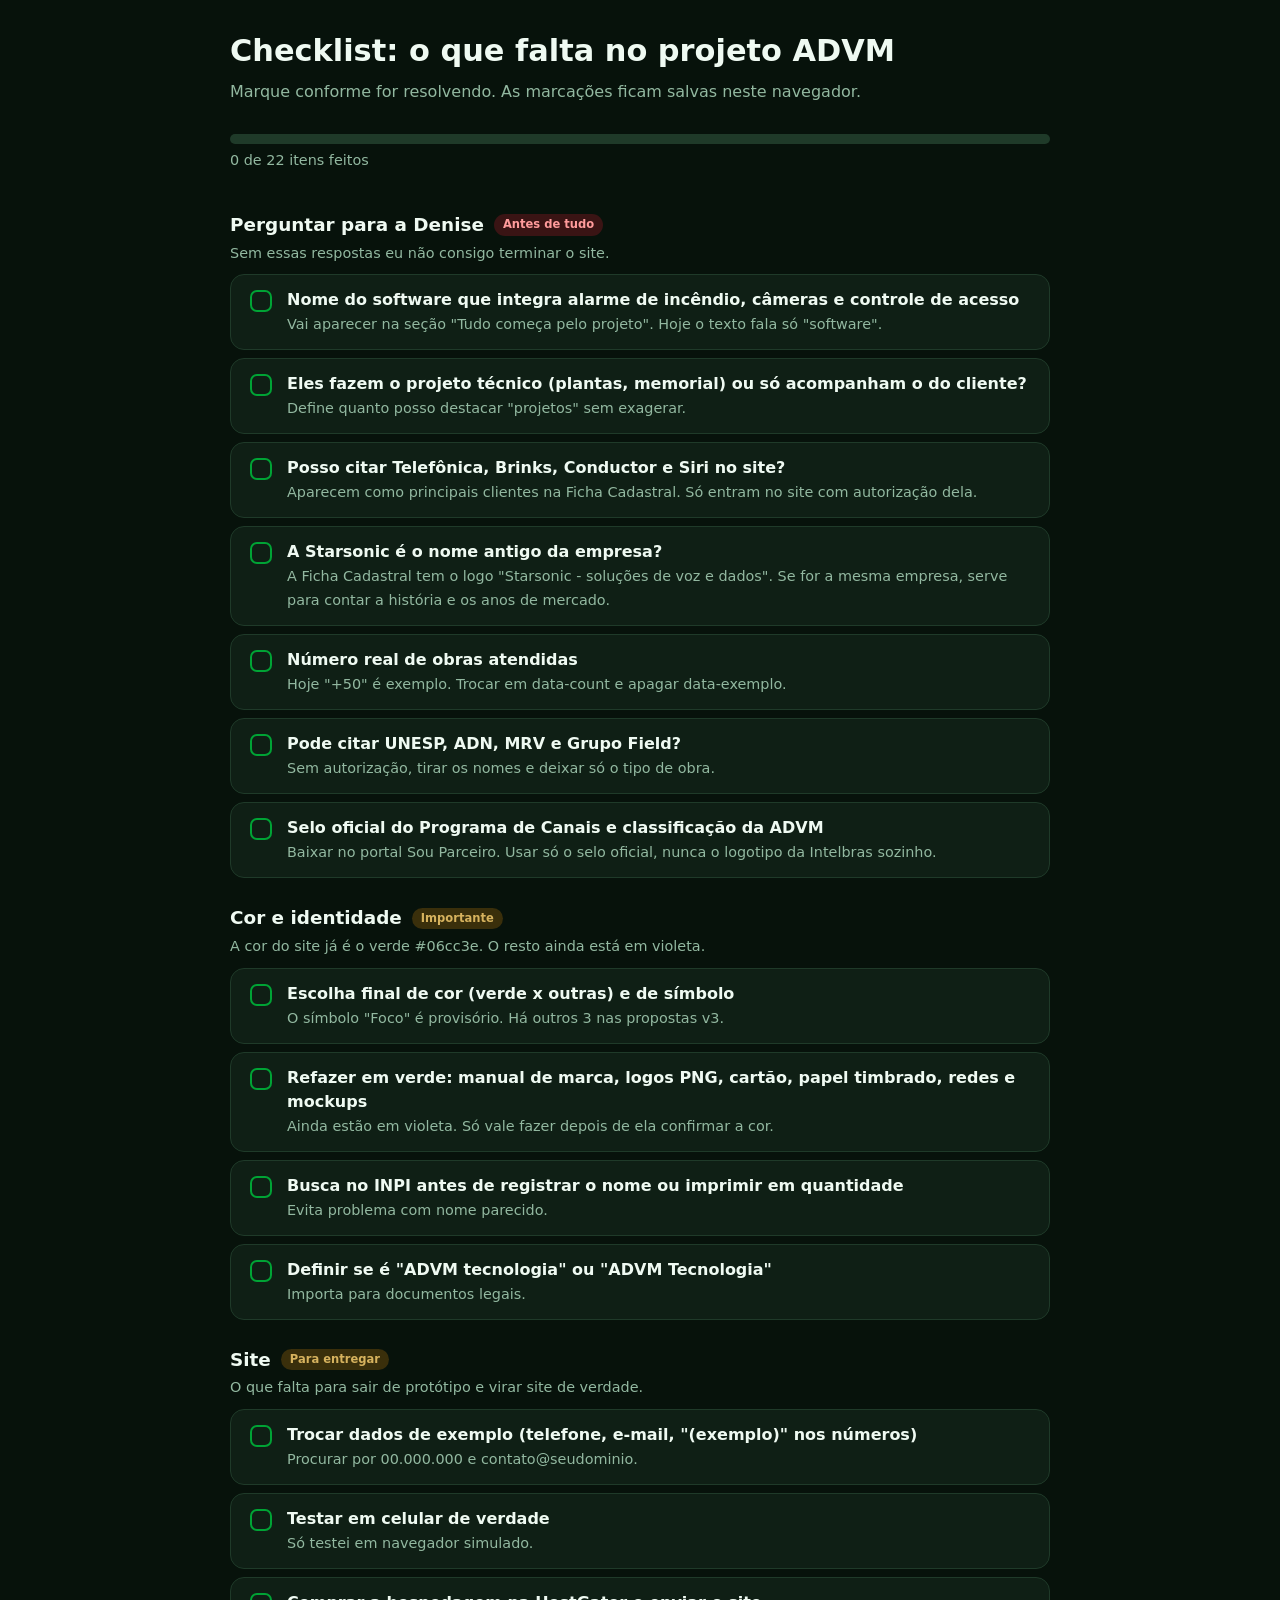
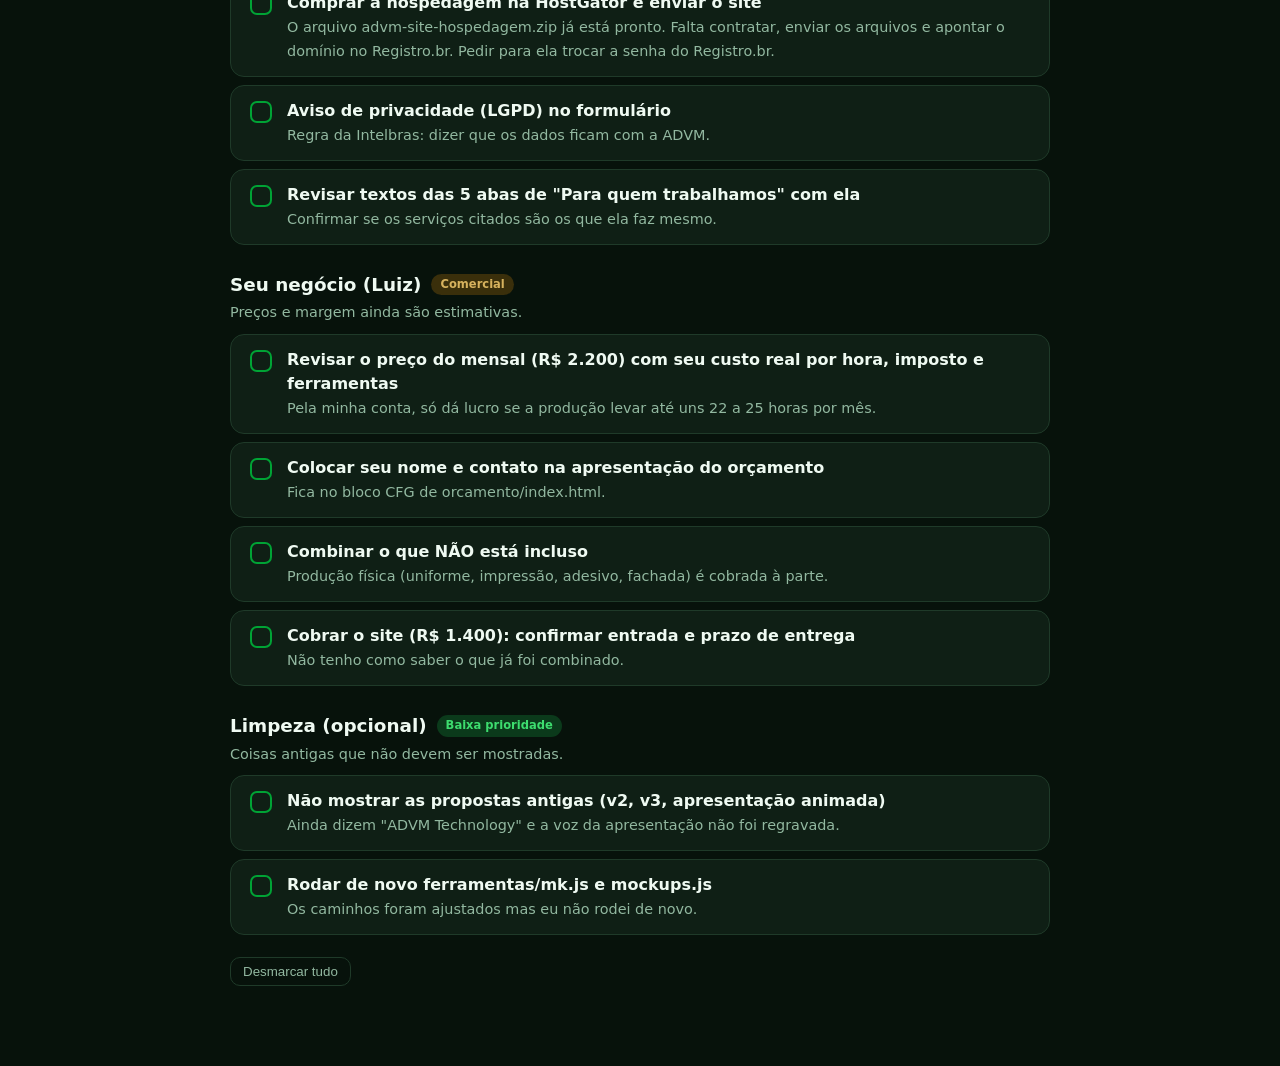
<file: checklist/index.html>
<!DOCTYPE html>
<html lang="pt-BR">
<head>
<meta charset="utf-8">
<meta name="viewport" content="width=device-width,initial-scale=1">
<title>Checklist ADVM: o que falta</title>
<style>
:root{--bg:#07120b;--card:#0f1f15;--ln:#1f3a29;--tx:#effaf2;--mut:#92b8a0;--g:#00a335;--g2:#3ddc6e;--am:#d6b25e}
*{box-sizing:border-box}
body{margin:0;background:var(--bg);color:var(--tx);font:16px/1.5 system-ui,-apple-system,Segoe UI,Roboto,sans-serif;padding:28px 18px 80px}
main{max-width:820px;margin:0 auto}
h1{font-size:1.9rem;margin:0 0 6px}
.sub{color:var(--mut);margin:0 0 20px}
.bar{position:sticky;top:0;background:var(--bg);padding:10px 0 14px;z-index:2}
.track{height:10px;border-radius:9px;background:var(--ln);overflow:hidden}
.track i{display:block;height:100%;width:0;background:linear-gradient(90deg,var(--g),var(--g2));transition:width .3s}
.cnt{color:var(--mut);font-size:.9rem;margin-top:6px}
section{margin-top:26px}
h2{font-size:1.15rem;margin:0 0 4px;display:flex;gap:10px;align-items:center}
.tag{font-size:.72rem;padding:2px 9px;border-radius:99px;background:#0b3a1b;color:var(--g2);font-weight:600}
.tag.a{background:#3a2f0b;color:var(--am)}
.tag.r{background:#3a1414;color:#ff9b9b}
.why{color:var(--mut);font-size:.9rem;margin:0 0 10px}
label.it{display:flex;gap:12px;align-items:flex-start;background:var(--card);border:1px solid var(--ln);border-radius:14px;padding:13px 15px;margin-bottom:8px;cursor:pointer}
label.it:hover{border-color:var(--g)}
input{appearance:none;width:22px;height:22px;flex:none;margin-top:2px;border:2px solid var(--g);border-radius:7px;background:transparent;cursor:pointer;display:grid;place-items:center}
input:checked{background:var(--g)}
input:checked::after{content:"";width:6px;height:11px;border:solid #fff;border-width:0 2px 2px 0;transform:rotate(45deg) translate(-1px,-1px)}
.it b{display:block;font-weight:600}
.it span{color:var(--mut);font-size:.9rem}
input:checked~div b{text-decoration:line-through;color:var(--mut)}
code{background:#0b2a17;padding:1px 6px;border-radius:6px;font-size:.85em}
button{background:none;border:1px solid var(--ln);color:var(--mut);border-radius:10px;padding:6px 12px;cursor:pointer;margin-top:14px}
</style>
</head>
<body>
<main>
<h1>Checklist: o que falta no projeto ADVM</h1>
<p class="sub">Marque conforme for resolvendo. As marcações ficam salvas neste navegador.</p>
<div class="bar"><div class="track"><i id="fill"></i></div><div class="cnt" id="cnt"></div></div>
<div id="root"></div>
<button id="reset">Desmarcar tudo</button>
</main>
<script>
const G=[
{t:"Perguntar para a Denise",tag:["Antes de tudo","r"],why:"Sem essas respostas eu não consigo terminar o site.",items:[
["Nome do software que integra alarme de incêndio, câmeras e controle de acesso","Vai aparecer na seção \"Tudo começa pelo projeto\". Hoje o texto fala só \"software\"."],
["Eles fazem o projeto técnico (plantas, memorial) ou só acompanham o do cliente?","Define quanto posso destacar \"projetos\" sem exagerar."],
["Posso citar Telefônica, Brinks, Conductor e Siri no site?","Aparecem como principais clientes na Ficha Cadastral. Só entram no site com autorização dela."],
["A Starsonic é o nome antigo da empresa?","A Ficha Cadastral tem o logo \"Starsonic - soluções de voz e dados\". Se for a mesma empresa, serve para contar a história e os anos de mercado."],
["Número real de obras atendidas","Hoje \"+50\" é exemplo. Trocar em data-count e apagar data-exemplo."],
["Pode citar UNESP, ADN, MRV e Grupo Field?","Sem autorização, tirar os nomes e deixar só o tipo de obra."],
["Selo oficial do Programa de Canais e classificação da ADVM","Baixar no portal Sou Parceiro. Usar só o selo oficial, nunca o logotipo da Intelbras sozinho."]]},
{t:"Cor e identidade",tag:["Importante","a"],why:"A cor do site já é o verde #06cc3e. O resto ainda está em violeta.",items:[
["Escolha final de cor (verde x outras) e de símbolo","O símbolo \"Foco\" é provisório. Há outros 3 nas propostas v3."],
["Refazer em verde: manual de marca, logos PNG, cartão, papel timbrado, redes e mockups","Ainda estão em violeta. Só vale fazer depois de ela confirmar a cor."],
["Busca no INPI antes de registrar o nome ou imprimir em quantidade","Evita problema com nome parecido."],
["Definir se é \"ADVM tecnologia\" ou \"ADVM Tecnologia\"","Importa para documentos legais."]]},
{t:"Site",tag:["Para entregar","a"],why:"O que falta para sair de protótipo e virar site de verdade.",items:[
["Trocar dados de exemplo (telefone, e-mail, \"(exemplo)\" nos números)","Procurar por 00.000.000 e contato@seudominio."],
["Testar em celular de verdade","Só testei em navegador simulado."],
["Comprar a hospedagem na HostGator e enviar o site","O arquivo advm-site-hospedagem.zip já está pronto. Falta contratar, enviar os arquivos e apontar o domínio no Registro.br. Pedir para ela trocar a senha do Registro.br."],
["Aviso de privacidade (LGPD) no formulário","Regra da Intelbras: dizer que os dados ficam com a ADVM."],
["Revisar textos das 5 abas de \"Para quem trabalhamos\" com ela","Confirmar se os serviços citados são os que ela faz mesmo."]]},
{t:"Seu negócio (Luiz)",tag:["Comercial","a"],why:"Preços e margem ainda são estimativas.",items:[
["Revisar o preço do mensal (R$ 2.200) com seu custo real por hora, imposto e ferramentas","Pela minha conta, só dá lucro se a produção levar até uns 22 a 25 horas por mês."],
["Colocar seu nome e contato na apresentação do orçamento","Fica no bloco CFG de orcamento/index.html."],
["Combinar o que NÃO está incluso","Produção física (uniforme, impressão, adesivo, fachada) é cobrada à parte."],
["Cobrar o site (R$ 1.400): confirmar entrada e prazo de entrega","Não tenho como saber o que já foi combinado."]]},
{t:"Limpeza (opcional)",tag:["Baixa prioridade",""],why:"Coisas antigas que não devem ser mostradas.",items:[
["Não mostrar as propostas antigas (v2, v3, apresentação animada)","Ainda dizem \"ADVM Technology\" e a voz da apresentação não foi regravada."],
["Rodar de novo ferramentas/mk.js e mockups.js","Os caminhos foram ajustados mas eu não rodei de novo."]]}
];
const KEY="advm-checklist-v1";let st={};try{st=JSON.parse(localStorage.getItem(KEY)||"{}")}catch(e){}
const root=document.getElementById("root");let n=0;
G.forEach((g,gi)=>{const s=document.createElement("section");
s.innerHTML=`<h2>${g.t} <span class="tag ${g.tag[1]}">${g.tag[0]}</span></h2><p class="why">${g.why}</p>`;
g.items.forEach((it,ii)=>{const id=gi+"-"+ii;n++;const l=document.createElement("label");l.className="it";
l.innerHTML=`<input type="checkbox" data-id="${id}" ${st[id]?"checked":""}><div><b>${it[0]}</b><span>${it[1]}</span></div>`;s.appendChild(l)});
root.appendChild(s)});
function upd(){const c=document.querySelectorAll("input:checked").length;document.getElementById("fill").style.width=(c/n*100)+"%";document.getElementById("cnt").textContent=c+" de "+n+" itens feitos"}
root.addEventListener("change",e=>{st[e.target.dataset.id]=e.target.checked;try{localStorage.setItem(KEY,JSON.stringify(st))}catch(x){}upd()});
document.getElementById("reset").onclick=()=>{st={};try{localStorage.removeItem(KEY)}catch(x){}document.querySelectorAll("input").forEach(i=>i.checked=false);upd()};
upd();
</script>
</body>
</html>
</file>
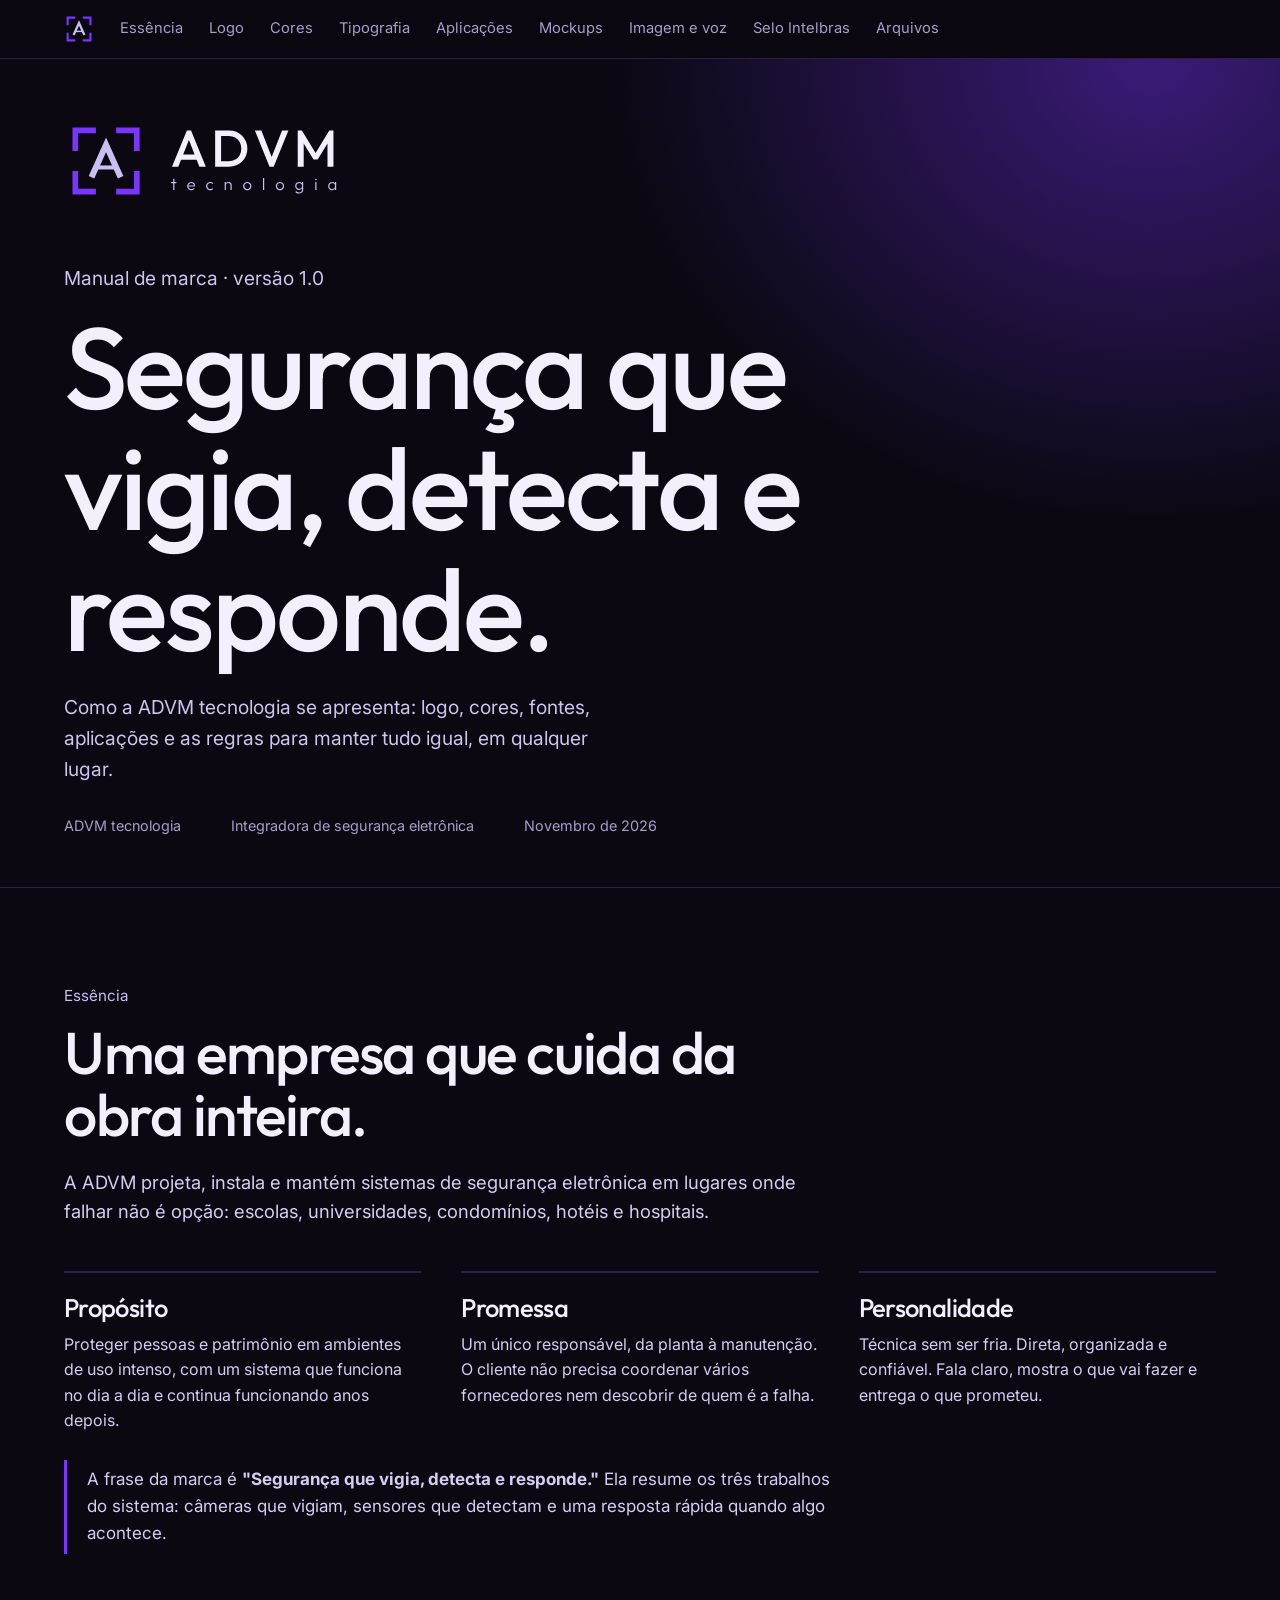
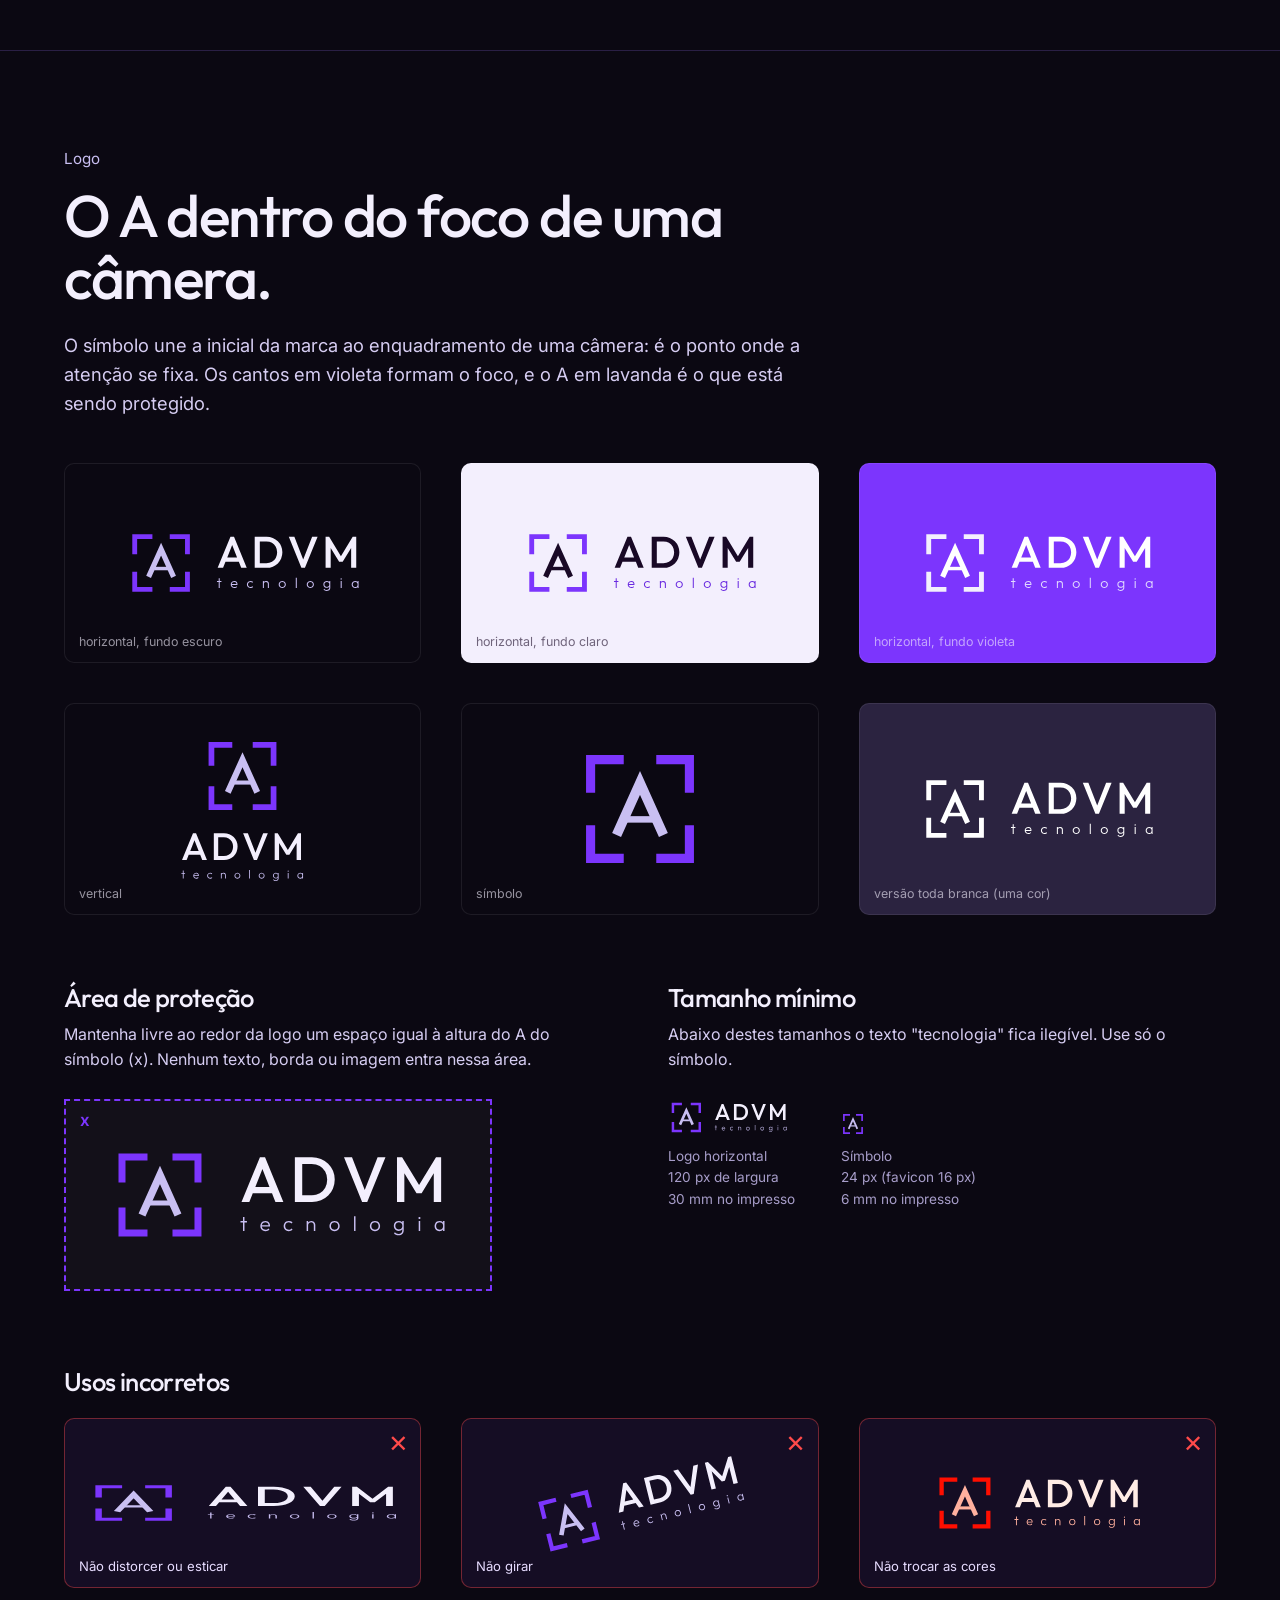
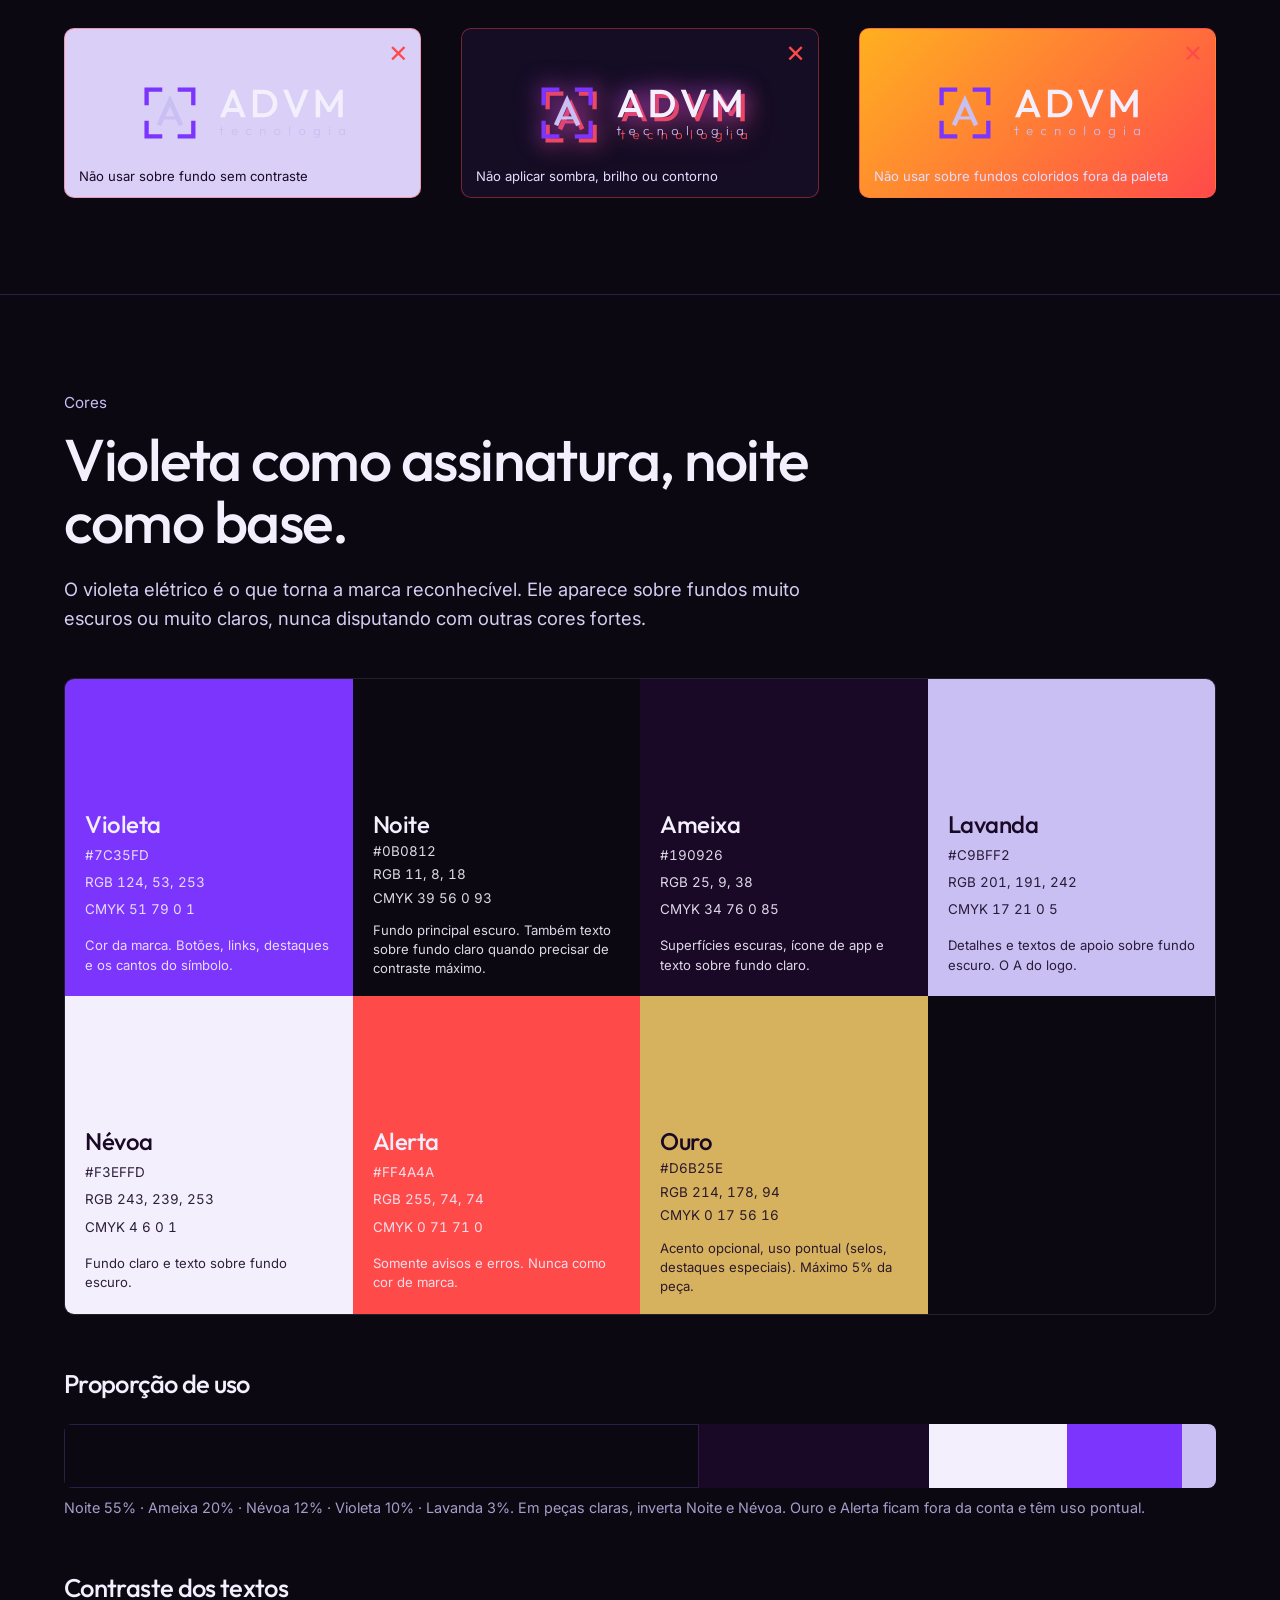
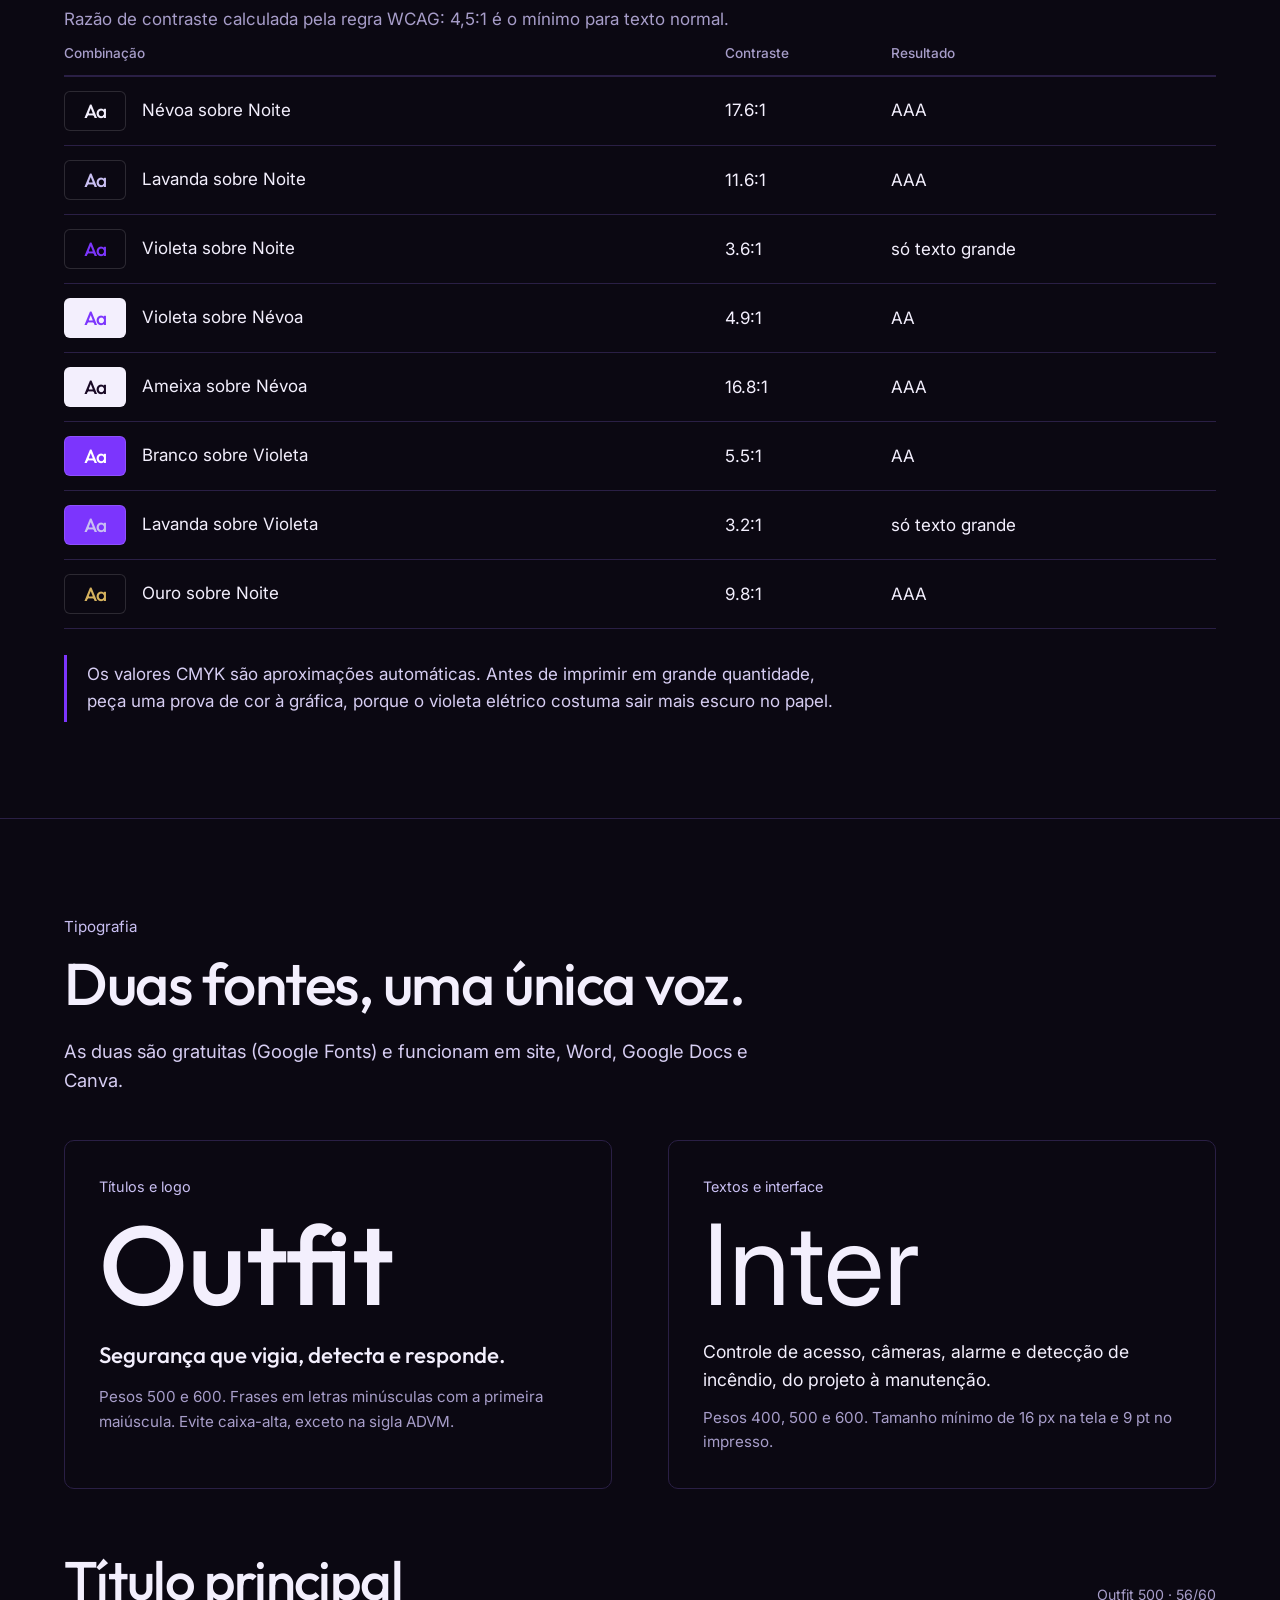
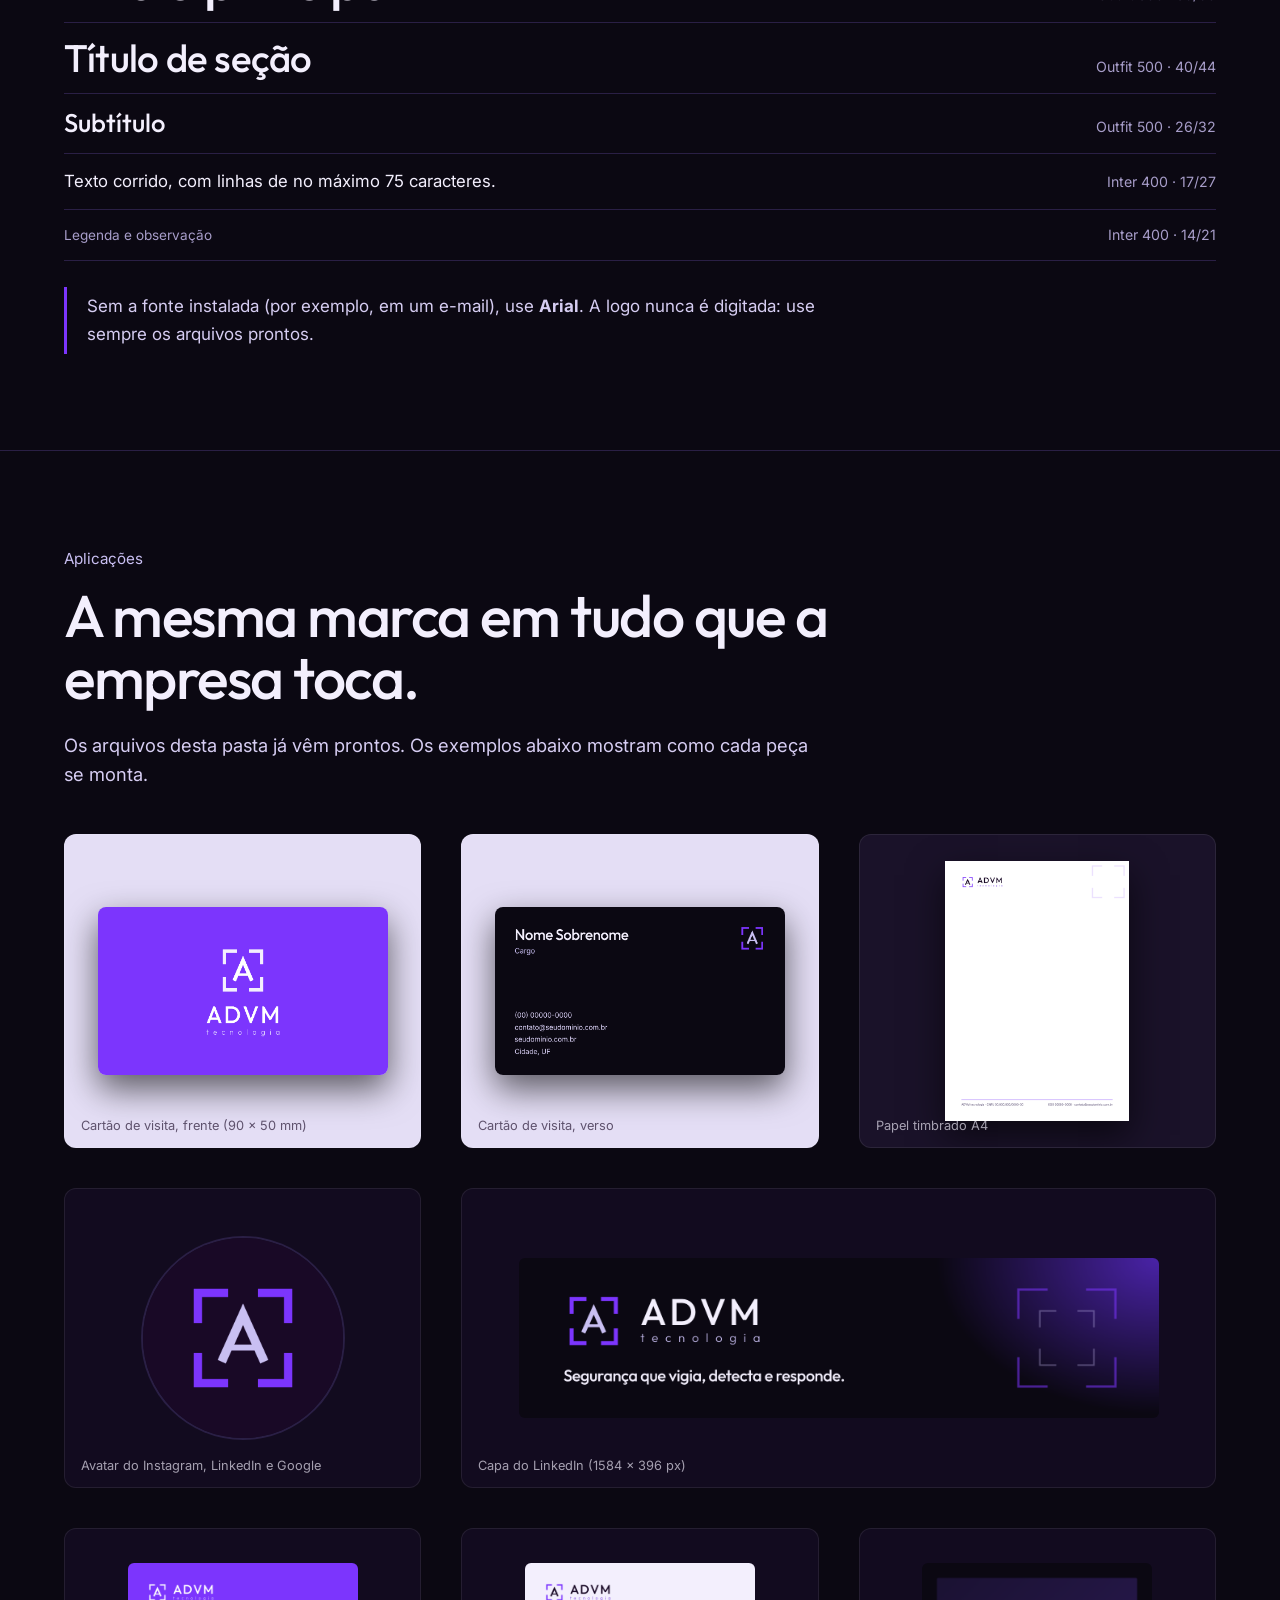
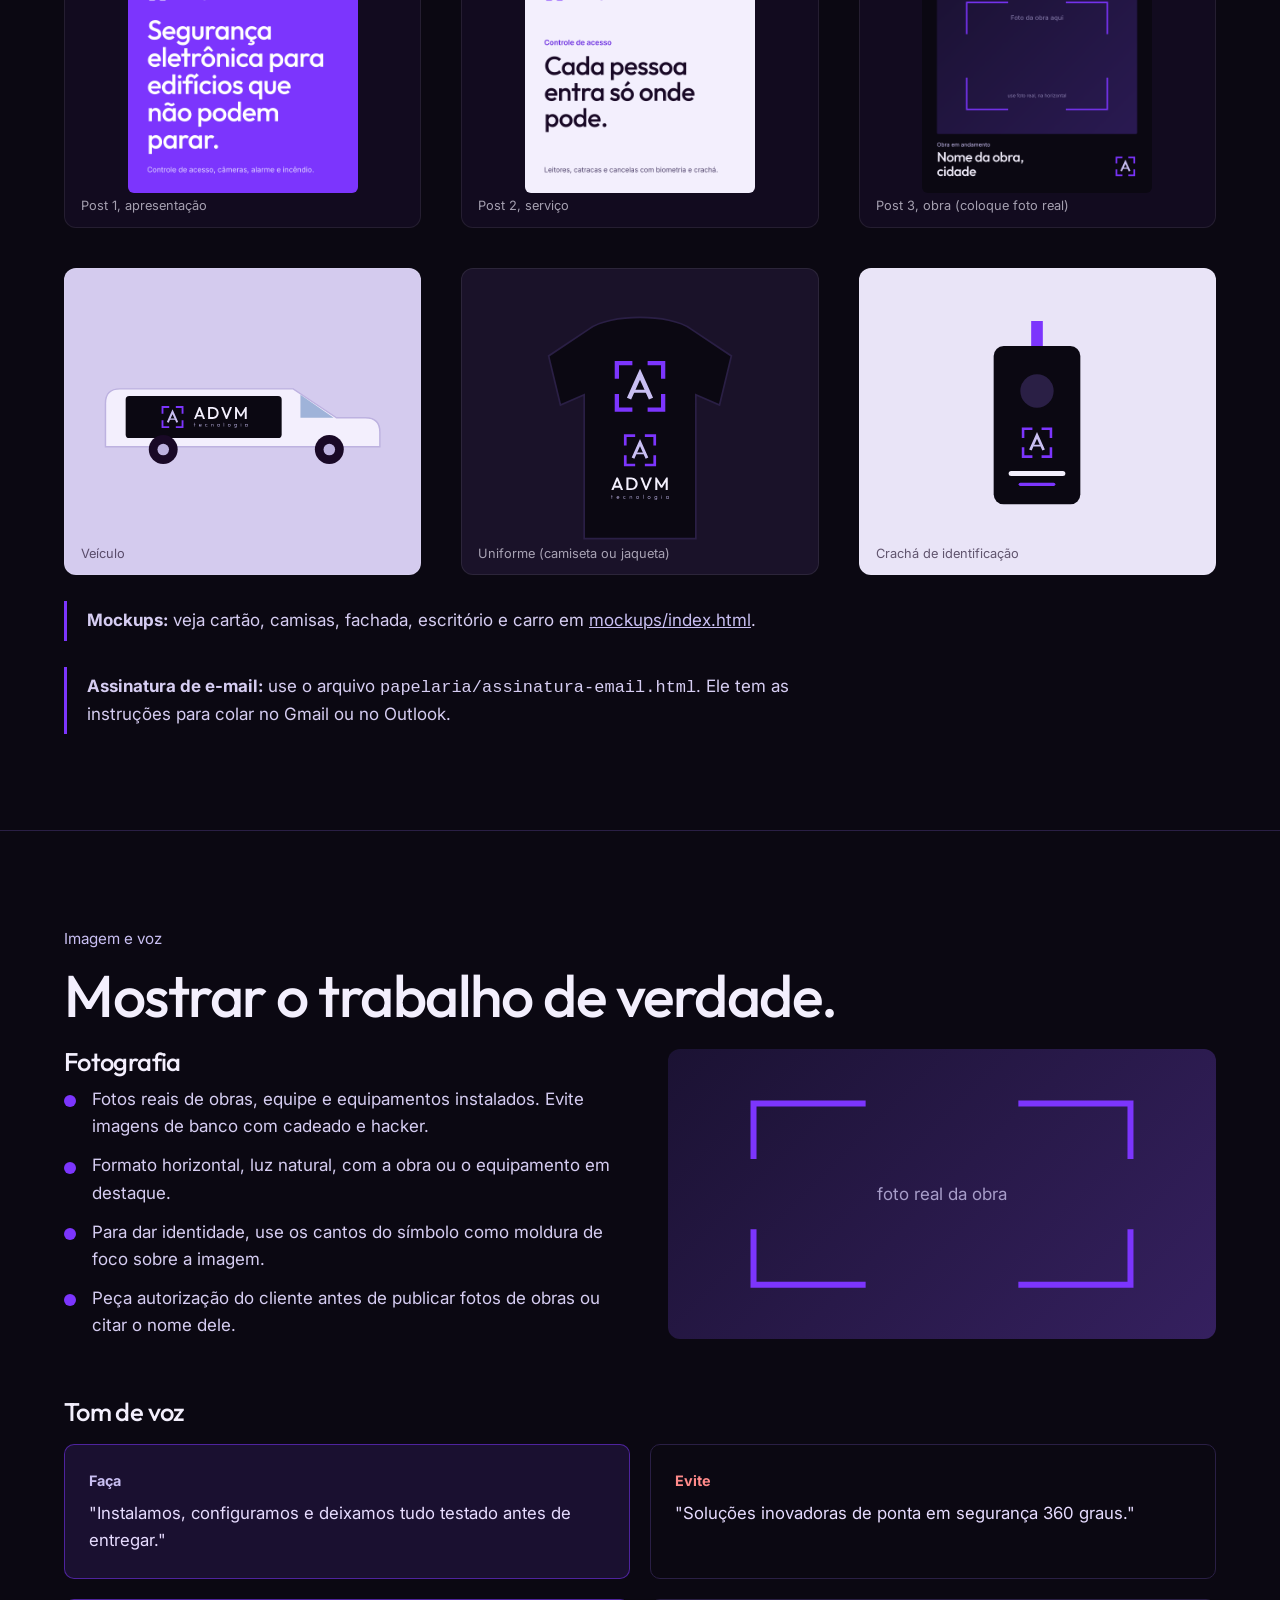
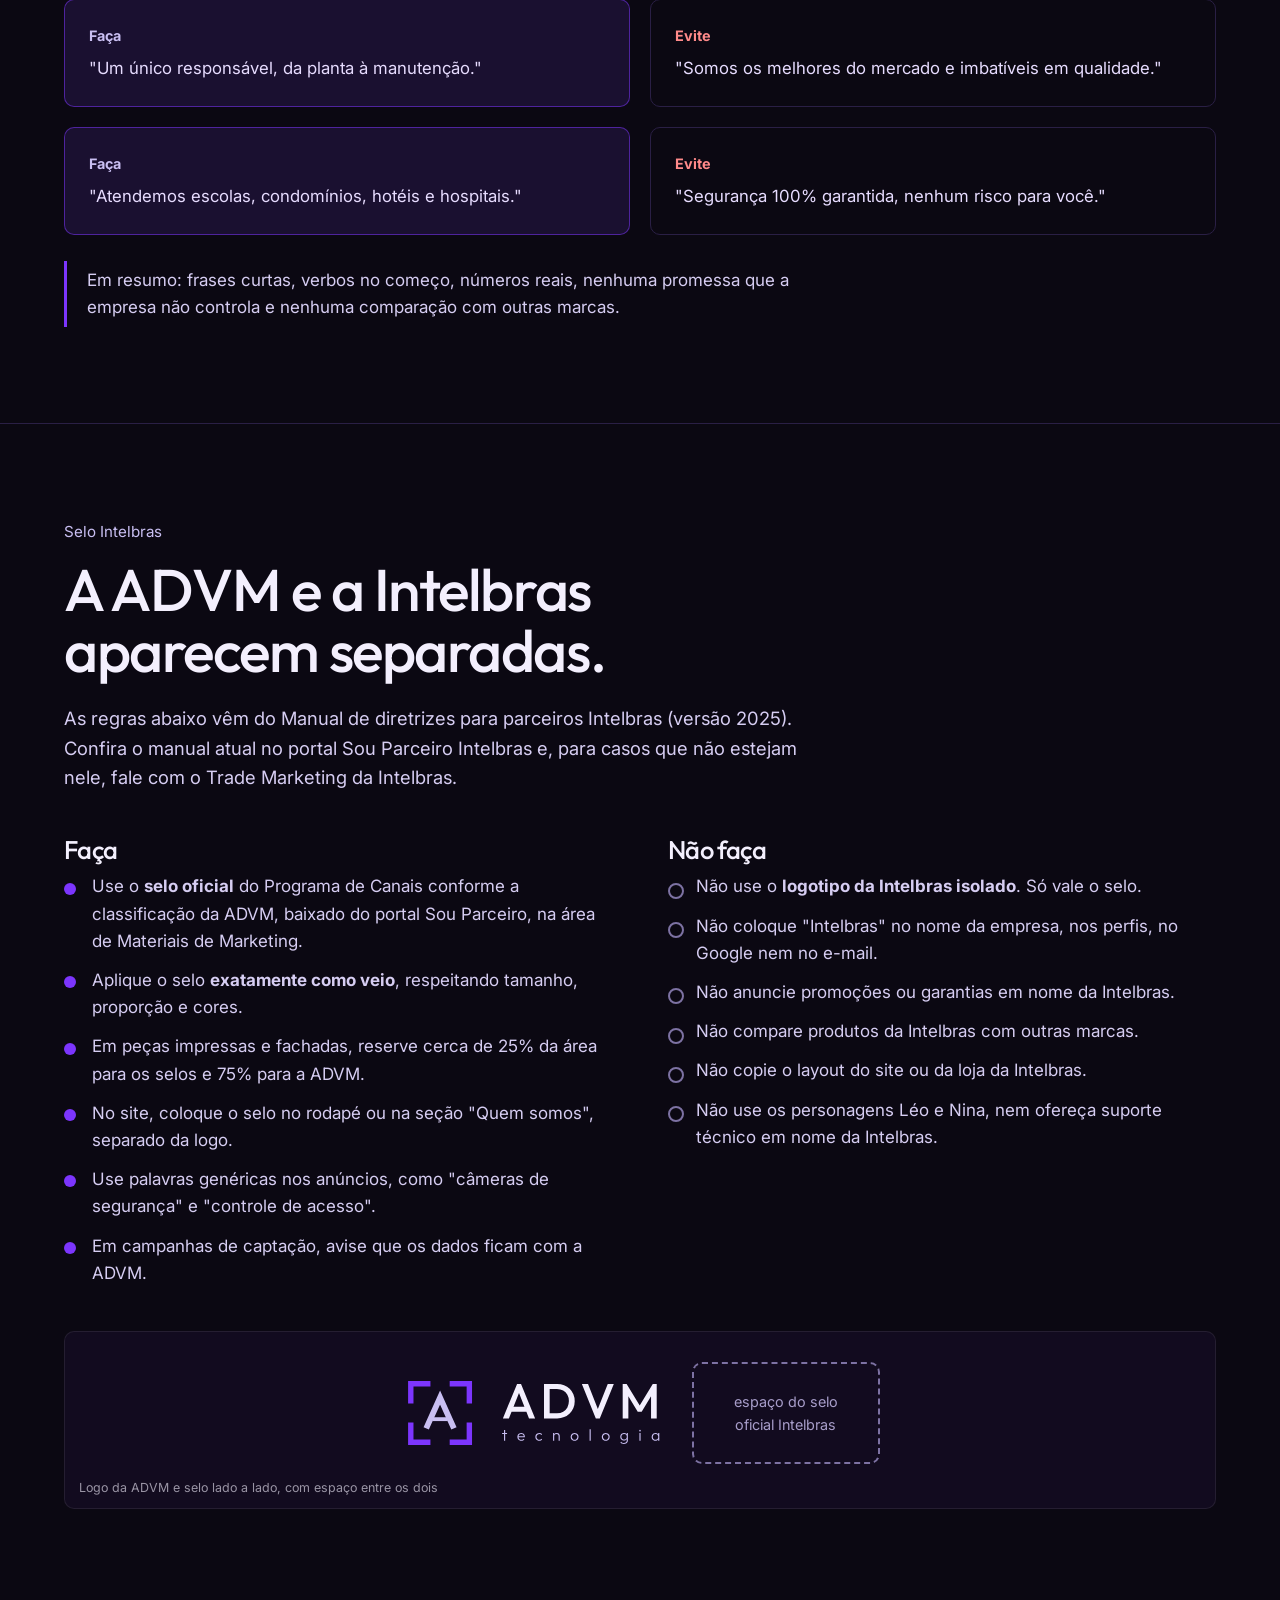
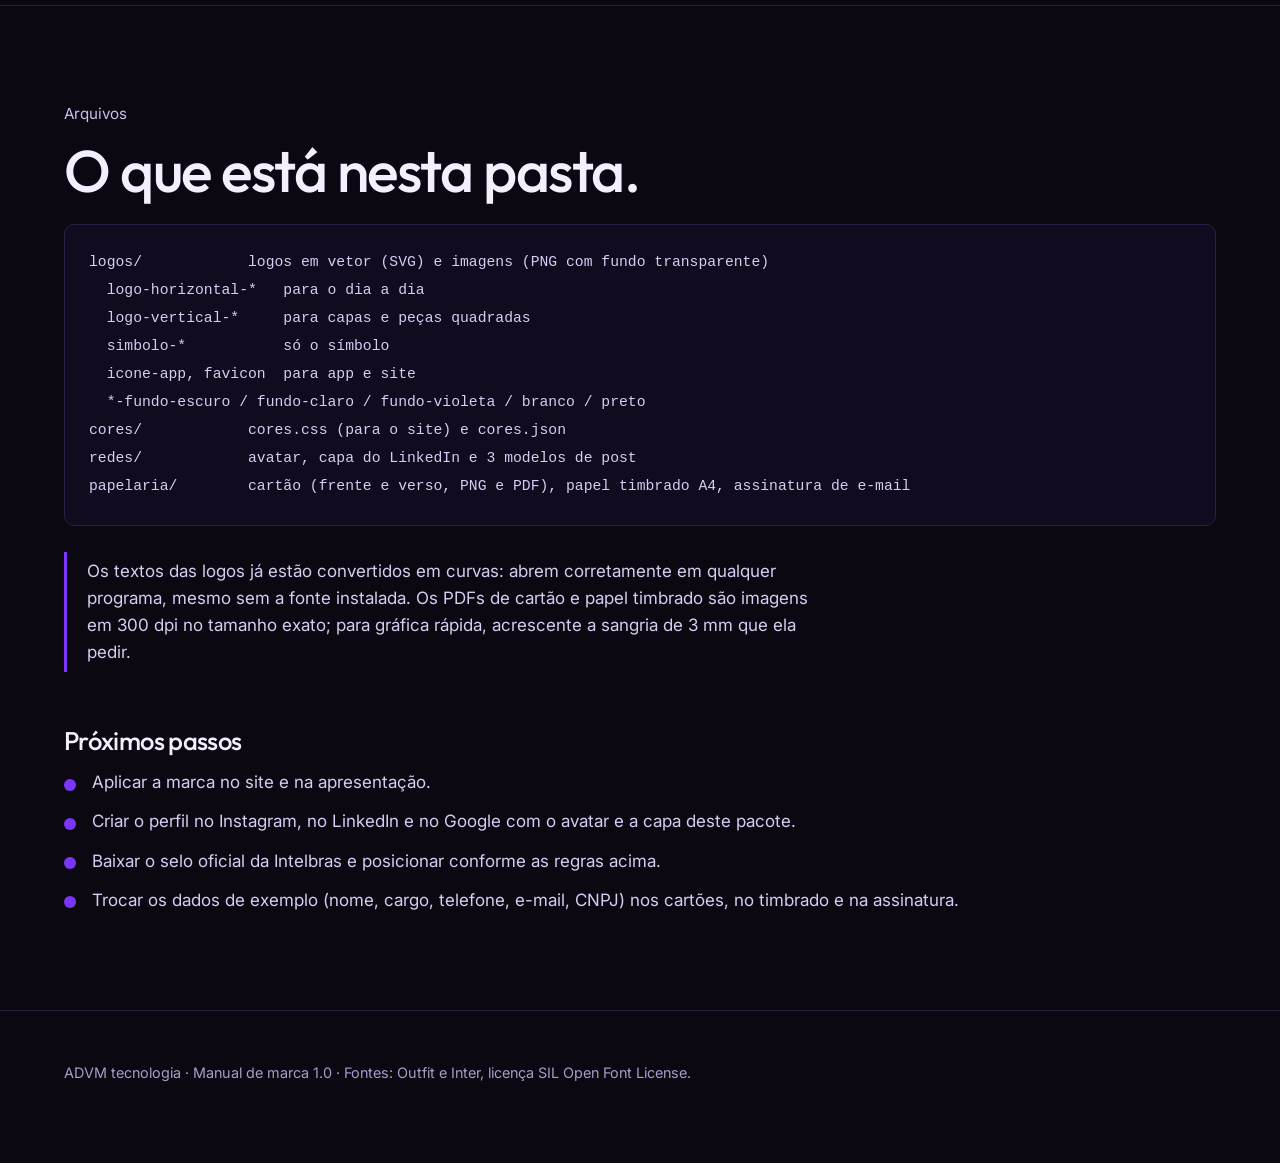
<file: identidade-advm/index.html>
<!DOCTYPE html>
<html lang="pt-BR"><head><meta charset="UTF-8"><meta name="viewport" content="width=device-width, initial-scale=1">
<title>Manual de marca | ADVM tecnologia</title>
<link rel="icon" href="logos/favicon.svg" type="image/svg+xml">
<link rel="preconnect" href="https://fonts.googleapis.com"><link rel="preconnect" href="https://fonts.gstatic.com" crossorigin>
<link href="https://fonts.googleapis.com/css2?family=Inter:wght@400;500;600&family=Outfit:wght@300;400;500;600&display=swap" rel="stylesheet">
<style>
:root{--noite:#0b0812;--ameixa:#190926;--vio:#7c35fd;--lav:#c9bff2;--nev:#f3effd;--mut:#a79dc9;--ln:#2a1f45}
*{box-sizing:border-box;margin:0;padding:0}html{scroll-behavior:smooth;scroll-padding-top:70px}
body{background:var(--noite);color:var(--nev);font:17px/1.6 'Inter',system-ui,sans-serif;-webkit-font-smoothing:antialiased}
h1,h2,h3{font-family:'Outfit',sans-serif;font-weight:500;letter-spacing:-.025em;line-height:1.05}
.w{width:min(1180px,90%);margin:0 auto}a{color:inherit}
.nav{position:sticky;top:0;z-index:20;background:#0b0812ee;backdrop-filter:blur(8px);border-bottom:1px solid var(--ln)}
.nav .w{display:flex;gap:26px;align-items:center;overflow-x:auto;padding:14px 0;white-space:nowrap;font-size:.92rem}.nav a{text-decoration:none;color:var(--mut)}.nav a:hover{color:#fff}.nav img{height:30px}
.cover{min-height:92vh;display:grid;align-content:space-between;padding:60px 0 50px;background:radial-gradient(ellipse 60% 80% at 90% 0,#3a1b78 0,transparent 70%)}
.cover h1{font-size:clamp(3.2rem,9vw,8rem);max-width:12ch}.cover p{max-width:48ch;color:#cfc5ee;margin-top:22px;font-size:1.2rem}
.cover .meta{display:flex;gap:50px;flex-wrap:wrap;color:var(--mut);font-size:.9rem}
section.s{padding:96px 0;border-top:1px solid var(--ln)}
.k{color:var(--lav);font-size:.95rem;margin-bottom:14px}
h2{font-size:clamp(2.2rem,4.6vw,3.8rem);max-width:20ch;margin-bottom:22px}h3{font-size:1.6rem;margin:0 0 10px}
.lead{max-width:62ch;color:#d6cdf2;font-size:1.15rem;margin-bottom:44px}
.g2{display:grid;grid-template-columns:1fr 1fr;gap:56px}.g3{display:grid;grid-template-columns:repeat(3,1fr);gap:40px}.g4{display:grid;grid-template-columns:repeat(4,1fr);gap:30px}
.col{border-top:2px solid var(--ln);padding-top:22px}.col p{color:#d6cdf2;font-size:1rem}
.tile{border-radius:10px;display:grid;place-items:center;min-height:200px;position:relative;padding:30px;border:1px solid #ffffff14}
.tile .cap{position:absolute;left:14px;bottom:10px;font-size:.78rem;opacity:.6}
.tile img{max-width:80%;max-height:130px}
.sws{display:grid;grid-template-columns:repeat(4,1fr);gap:0;border-radius:10px;overflow:hidden;border:1px solid #ffffff1a}
.sw{padding:130px 20px 18px;font-size:.84rem;display:grid;gap:2px}.sw b{font:500 1.5rem 'Outfit';letter-spacing:-.02em}.sw span{font-variant-numeric:tabular-nums;opacity:.9}.sw p{margin-top:10px;font-size:.82rem;line-height:1.45;opacity:.9}
.prop{display:flex;height:64px;border-radius:8px;overflow:hidden;margin:26px 0 8px}
.tbl{width:100%;border-collapse:collapse;margin-top:10px}.tbl th{text-align:left;color:var(--mut);font-weight:500;font-size:.85rem;padding:0 0 10px;border-bottom:2px solid var(--ln)}
.tbl td{padding:14px 0;border-bottom:1px solid var(--ln)}.tbl td:first-child{display:flex;align-items:center;gap:16px}.tbl i{display:grid;place-items:center;width:62px;height:40px;border-radius:6px;font-style:normal;border:1px solid #ffffff22}.tbl i b{font:500 1.2rem 'Outfit'}
.clear{position:relative;display:inline-block;padding:42px;border:2px dashed var(--vio);background:#ffffff08}.clear img{height:104px;display:block}
.clear::before{content:"x";position:absolute;left:14px;top:6px;color:var(--vio);font-weight:600}
.bad{position:relative;border-radius:10px;display:grid;place-items:center;min-height:170px;border:1px solid #ff4a4a66;overflow:hidden;background:#150d24}
.bad img{height:64px}.bad span{position:absolute;left:14px;bottom:10px;font-size:.82rem;color:#e7dcff}.bad::after{content:"✕";position:absolute;right:12px;top:6px;color:#ff4a4a;font-size:1.5rem}
.type{border:1px solid var(--ln);border-radius:10px;padding:34px}.type .aa{font-size:7rem;line-height:1;margin:10px 0 18px}
.scale div{display:flex;justify-content:space-between;align-items:baseline;gap:20px;padding:14px 0;border-bottom:1px solid var(--ln)}.scale small{color:var(--mut);white-space:nowrap}
.do{display:grid;grid-template-columns:1fr 1fr;gap:20px}.do div{border-radius:10px;padding:24px;border:1px solid var(--ln)}.do .y{border-color:#7c35fd88;background:#1a1030}.do b{display:block;color:var(--lav);margin-bottom:8px;font-size:.9rem}.do .n b{color:#ff8a8a}.do p{font-size:1.05rem;color:#e7dcff}
.mock{border-radius:12px;display:grid;place-items:center;min-height:300px;position:relative;overflow:hidden;border:1px solid #ffffff14;padding:26px}
.mock .cap{position:absolute;left:16px;bottom:10px;font-size:.8rem;opacity:.65}
.card{width:290px;height:168px;border-radius:8px;box-shadow:0 14px 34px #0009;position:relative;overflow:hidden}
.list{list-style:none;display:grid;gap:12px}.list li{padding-left:28px;position:relative;color:#d6cdf2}.list li::before{content:"";position:absolute;left:0;top:.55em;width:12px;height:12px;border-radius:50%;background:var(--vio)}
.list.no li::before{background:none;border:2px solid #7d72a3}
.files{font:.92rem/1.9 ui-monospace,Menlo,monospace;color:#d6cdf2;background:#120b1f;border:1px solid var(--ln);border-radius:10px;padding:24px;white-space:pre-wrap}
.note{border-left:3px solid var(--vio);padding:6px 0 6px 20px;color:#d6cdf2;max-width:70ch;margin-top:26px}
footer{padding:50px 0 80px;border-top:1px solid var(--ln);color:var(--mut);font-size:.9rem}
@media(max-width:900px){.g2,.g3,.g4,.sws,.do{grid-template-columns:1fr 1fr}}
@media(max-width:600px){.g2,.g3,.g4,.sws,.do{grid-template-columns:1fr}.sw{padding-top:70px}.mock{grid-column:auto!important}.clear{padding:22px}.clear img{height:70px}.cover .meta{gap:18px}.tile{padding:18px}}
img{max-width:100%}.files{overflow-x:auto}.tbl td:first-child{flex-wrap:wrap}
</style></head><body>
<nav class="nav"><div class="w"><img src="logos/simbolo-fundo-escuro.svg" alt="ADVM"><a href="#essencia">Essência</a><a href="#logo">Logo</a><a href="#cores">Cores</a><a href="#tipografia">Tipografia</a><a href="#aplicacoes">Aplicações</a><a href="mockups/index.html">Mockups</a><a href="#imagem">Imagem e voz</a><a href="#intelbras">Selo Intelbras</a><a href="#arquivos">Arquivos</a></div></nav>

<header class="cover"><div class="w"><img src="logos/logo-horizontal-fundo-escuro.svg" alt="ADVM tecnologia" style="height:84px"></div>
<div class="w"><p class="k">Manual de marca · versão 1.0</p><h1>Segurança que vigia, detecta e responde.</h1><p>Como a ADVM tecnologia se apresenta: logo, cores, fontes, aplicações e as regras para manter tudo igual, em qualquer lugar.</p></div>
<div class="w meta"><span>ADVM tecnologia</span><span>Integradora de segurança eletrônica</span><span>Novembro de 2026</span></div></header>

<section class="s" id="essencia"><div class="w"><p class="k">Essência</p><h2>Uma empresa que cuida da obra inteira.</h2>
<p class="lead">A ADVM projeta, instala e mantém sistemas de segurança eletrônica em lugares onde falhar não é opção: escolas, universidades, condomínios, hotéis e hospitais.</p>
<div class="g3"><div class="col"><h3>Propósito</h3><p>Proteger pessoas e patrimônio em ambientes de uso intenso, com um sistema que funciona no dia a dia e continua funcionando anos depois.</p></div>
<div class="col"><h3>Promessa</h3><p>Um único responsável, da planta à manutenção. O cliente não precisa coordenar vários fornecedores nem descobrir de quem é a falha.</p></div>
<div class="col"><h3>Personalidade</h3><p>Técnica sem ser fria. Direta, organizada e confiável. Fala claro, mostra o que vai fazer e entrega o que prometeu.</p></div></div>
<p class="note">A frase da marca é <b>"Segurança que vigia, detecta e responde."</b> Ela resume os três trabalhos do sistema: câmeras que vigiam, sensores que detectam e uma resposta rápida quando algo acontece.</p></div></section>

<section class="s" id="logo"><div class="w"><p class="k">Logo</p><h2>O A dentro do foco de uma câmera.</h2>
<p class="lead">O símbolo une a inicial da marca ao enquadramento de uma câmera: é o ponto onde a atenção se fixa. Os cantos em violeta formam o foco, e o A em lavanda é o que está sendo protegido.</p>
<div class="g3"><div class="tile" style="background:var(--noite)"><img src="logos/logo-horizontal-fundo-escuro.svg" alt=""><span class="cap">horizontal, fundo escuro</span></div>
<div class="tile" style="background:var(--nev)"><img src="logos/logo-horizontal-fundo-claro.svg" alt=""><span class="cap" style="color:#190926">horizontal, fundo claro</span></div>
<div class="tile" style="background:var(--vio)"><img src="logos/logo-horizontal-fundo-violeta.svg" alt=""><span class="cap">horizontal, fundo violeta</span></div>
<div class="tile" style="background:var(--noite)"><img src="logos/logo-vertical-fundo-escuro.svg" alt="" style="max-height:150px"><span class="cap">vertical</span></div>
<div class="tile" style="background:var(--noite)"><img src="logos/simbolo-fundo-escuro.svg" alt="" style="max-height:130px"><span class="cap">símbolo</span></div>
<div class="tile" style="background:#2b2340"><img src="logos/logo-horizontal-branco.svg" alt=""><span class="cap">versão toda branca (uma cor)</span></div></div>

<div class="g2" style="margin-top:70px"><div><h3>Área de proteção</h3><p class="lead" style="margin-bottom:26px;font-size:1rem">Mantenha livre ao redor da logo um espaço igual à altura do A do símbolo (x). Nenhum texto, borda ou imagem entra nessa área.</p><div class="clear"><img src="logos/logo-horizontal-fundo-escuro.svg" alt=""></div></div>
<div><h3>Tamanho mínimo</h3><p class="lead" style="margin-bottom:26px;font-size:1rem">Abaixo destes tamanhos o texto "tecnologia" fica ilegível. Use só o símbolo.</p>
<div style="display:flex;gap:46px;align-items:flex-end"><div><img src="logos/logo-horizontal-fundo-escuro.svg" style="width:120px;display:block" alt=""><p class="mut" style="font-size:.85rem;margin-top:10px;color:var(--mut)">Logo horizontal<br>120 px de largura<br>30 mm no impresso</p></div>
<div><img src="logos/simbolo-fundo-escuro.svg" style="width:24px;display:block" alt=""><p style="font-size:.85rem;margin-top:10px;color:var(--mut)">Símbolo<br>24 px (favicon 16 px)<br>6 mm no impresso</p></div></div></div></div>

<h3 style="margin:70px 0 22px">Usos incorretos</h3>
<div class="g3"><div class="bad"><img src="logos/logo-horizontal-fundo-escuro.svg" style="transform:scaleX(1.5) scaleY(.7)" alt=""><span>Não distorcer ou esticar</span></div>
<div class="bad"><img src="logos/logo-horizontal-fundo-escuro.svg" style="transform:rotate(-14deg)" alt=""><span>Não girar</span></div>
<div class="bad"><img src="logos/logo-horizontal-fundo-escuro.svg" style="filter:hue-rotate(110deg) saturate(2)" alt=""><span>Não trocar as cores</span></div>
<div class="bad" style="background:#d9cff7"><img src="logos/logo-horizontal-fundo-escuro.svg" alt=""><span style="color:#190926">Não usar sobre fundo sem contraste</span></div>
<div class="bad"><img src="logos/logo-horizontal-fundo-escuro.svg" style="filter:drop-shadow(0 0 12px #7c35fd) drop-shadow(4px 4px 0 #ff4a4a)" alt=""><span>Não aplicar sombra, brilho ou contorno</span></div>
<div class="bad" style="background:linear-gradient(135deg,#ffb020,#ff4a4a)"><img src="logos/logo-horizontal-fundo-escuro.svg" alt=""><span>Não usar sobre fundos coloridos fora da paleta</span></div></div></div></section>

<section class="s" id="cores"><div class="w"><p class="k">Cores</p><h2>Violeta como assinatura, noite como base.</h2>
<p class="lead">O violeta elétrico é o que torna a marca reconhecível. Ele aparece sobre fundos muito escuros ou muito claros, nunca disputando com outras cores fortes.</p>
<div class="sws"><div class="sw" style="background:#7c35fd;color:#f3effd"><b>Violeta</b><span>#7C35FD</span><span>RGB 124, 53, 253</span><span>CMYK 51 79 0 1</span><p>Cor da marca. Botões, links, destaques e os cantos do símbolo.</p></div><div class="sw" style="background:#0b0812;color:#f3effd"><b>Noite</b><span>#0B0812</span><span>RGB 11, 8, 18</span><span>CMYK 39 56 0 93</span><p>Fundo principal escuro. Também texto sobre fundo claro quando precisar de contraste máximo.</p></div><div class="sw" style="background:#190926;color:#f3effd"><b>Ameixa</b><span>#190926</span><span>RGB 25, 9, 38</span><span>CMYK 34 76 0 85</span><p>Superfícies escuras, ícone de app e texto sobre fundo claro.</p></div><div class="sw" style="background:#c9bff2;color:#190926"><b>Lavanda</b><span>#C9BFF2</span><span>RGB 201, 191, 242</span><span>CMYK 17 21 0 5</span><p>Detalhes e textos de apoio sobre fundo escuro. O A do logo.</p></div><div class="sw" style="background:#f3effd;color:#190926"><b>Névoa</b><span>#F3EFFD</span><span>RGB 243, 239, 253</span><span>CMYK 4 6 0 1</span><p>Fundo claro e texto sobre fundo escuro.</p></div><div class="sw" style="background:#ff4a4a;color:#f3effd"><b>Alerta</b><span>#FF4A4A</span><span>RGB 255, 74, 74</span><span>CMYK 0 71 71 0</span><p>Somente avisos e erros. Nunca como cor de marca.</p></div><div class="sw" style="background:#d6b25e;color:#190926"><b>Ouro</b><span>#D6B25E</span><span>RGB 214, 178, 94</span><span>CMYK 0 17 56 16</span><p>Acento opcional, uso pontual (selos, destaques especiais). Máximo 5% da peça.</p></div></div>
<h3 style="margin:56px 0 0">Proporção de uso</h3>
<div class="prop"><div style="flex:55;background:#0b0812;border:1px solid #2a1f45"></div><div style="flex:20;background:#190926"></div><div style="flex:12;background:#f3effd"></div><div style="flex:10;background:#7c35fd"></div><div style="flex:3;background:#c9bff2"></div></div>
<p style="color:var(--mut);font-size:.9rem">Noite 55% · Ameixa 20% · Névoa 12% · Violeta 10% · Lavanda 3%. Em peças claras, inverta Noite e Névoa. Ouro e Alerta ficam fora da conta e têm uso pontual.</p>
<h3 style="margin:56px 0 4px">Contraste dos textos</h3><p style="color:var(--mut);margin-bottom:6px">Razão de contraste calculada pela regra WCAG: 4,5:1 é o mínimo para texto normal.</p>
<table class="tbl"><thead><tr><th>Combinação</th><th>Contraste</th><th>Resultado</th></tr></thead><tbody><tr><td><i style="background:#0b0812"><b style="color:#f3effd">Aa</b></i>Névoa sobre Noite</td><td>17.6:1</td><td>AAA</td></tr><tr><td><i style="background:#0b0812"><b style="color:#c9bff2">Aa</b></i>Lavanda sobre Noite</td><td>11.6:1</td><td>AAA</td></tr><tr><td><i style="background:#0b0812"><b style="color:#7c35fd">Aa</b></i>Violeta sobre Noite</td><td>3.6:1</td><td>só texto grande</td></tr><tr><td><i style="background:#f3effd"><b style="color:#7c35fd">Aa</b></i>Violeta sobre Névoa</td><td>4.9:1</td><td>AA</td></tr><tr><td><i style="background:#f3effd"><b style="color:#190926">Aa</b></i>Ameixa sobre Névoa</td><td>16.8:1</td><td>AAA</td></tr><tr><td><i style="background:#7c35fd"><b style="color:#ffffff">Aa</b></i>Branco sobre Violeta</td><td>5.5:1</td><td>AA</td></tr><tr><td><i style="background:#7c35fd"><b style="color:#c9bff2">Aa</b></i>Lavanda sobre Violeta</td><td>3.2:1</td><td>só texto grande</td></tr><tr><td><i style="background:#0b0812"><b style="color:#d6b25e">Aa</b></i>Ouro sobre Noite</td><td>9.8:1</td><td>AAA</td></tr></tbody></table>
<p class="note">Os valores CMYK são aproximações automáticas. Antes de imprimir em grande quantidade, peça uma prova de cor à gráfica, porque o violeta elétrico costuma sair mais escuro no papel.</p></div></section>

<section class="s" id="tipografia"><div class="w"><p class="k">Tipografia</p><h2>Duas fontes, uma única voz.</h2>
<p class="lead">As duas são gratuitas (Google Fonts) e funcionam em site, Word, Google Docs e Canva.</p>
<div class="g2"><div class="type"><p style="color:var(--lav);font-size:.9rem">Títulos e logo</p><div class="aa" style="font-family:'Outfit';font-weight:500">Outfit</div><p style="font-family:'Outfit';font-size:1.4rem;font-weight:500">Segurança que vigia, detecta e responde.</p><p style="color:var(--mut);margin-top:12px;font-size:.95rem">Pesos 500 e 600. Frases em letras minúsculas com a primeira maiúscula. Evite caixa-alta, exceto na sigla ADVM.</p></div>
<div class="type"><p style="color:var(--lav);font-size:.9rem">Textos e interface</p><div class="aa" style="font-family:'Inter'">Inter</div><p style="font-size:1.1rem">Controle de acesso, câmeras, alarme e detecção de incêndio, do projeto à manutenção.</p><p style="color:var(--mut);margin-top:12px;font-size:.95rem">Pesos 400, 500 e 600. Tamanho mínimo de 16 px na tela e 9 pt no impresso.</p></div></div>
<div class="scale" style="margin-top:50px"><div><span style="font:500 3.4rem/1 Outfit;letter-spacing:-.03em">Título principal</span><small>Outfit 500 · 56/60</small></div><div><span style="font:500 2.4rem/1.1 Outfit;letter-spacing:-.02em">Título de seção</span><small>Outfit 500 · 40/44</small></div><div><span style="font:500 1.6rem/1.2 Outfit">Subtítulo</span><small>Outfit 500 · 26/32</small></div><div><span style="font:400 1.05rem/1.6 Inter">Texto corrido, com linhas de no máximo 75 caracteres.</span><small>Inter 400 · 17/27</small></div><div><span style="font:400 .85rem/1.5 Inter;color:var(--mut)">Legenda e observação</span><small>Inter 400 · 14/21</small></div></div>
<p class="note">Sem a fonte instalada (por exemplo, em um e-mail), use <b>Arial</b>. A logo nunca é digitada: use sempre os arquivos prontos.</p></div></section>

<section class="s" id="aplicacoes"><div class="w"><p class="k">Aplicações</p><h2>A mesma marca em tudo que a empresa toca.</h2>
<p class="lead">Os arquivos desta pasta já vêm prontos. Os exemplos abaixo mostram como cada peça se monta.</p>
<div class="g3">
<div class="mock" style="background:#e4def5"><img src="papelaria/cartao-frente.png" class="card" alt=""><span class="cap" style="color:#190926">Cartão de visita, frente (90 × 50 mm)</span></div>
<div class="mock" style="background:#e4def5"><img src="papelaria/cartao-verso.png" class="card" alt=""><span class="cap" style="color:#190926">Cartão de visita, verso</span></div>
<div class="mock" style="background:#1a1229"><img src="papelaria/papel-timbrado-a4.png" style="height:260px;box-shadow:0 14px 34px #0009" alt=""><span class="cap">Papel timbrado A4</span></div>
<div class="mock" style="background:#120b1f"><img src="redes/avatar-1080.png" style="width:200px;border-radius:50%;box-shadow:0 0 0 2px #2a1f45" alt=""><span class="cap">Avatar do Instagram, LinkedIn e Google</span></div>
<div class="mock" style="background:#120b1f;grid-column:span 2"><img src="redes/capa-linkedin-1584x396.png" style="width:100%;max-width:640px;border-radius:6px" alt=""><span class="cap">Capa do LinkedIn (1584 × 396 px)</span></div>
<div class="mock" style="background:#120b1f"><img src="redes/post-1-apresentacao.png" style="width:230px;border-radius:6px" alt=""><span class="cap">Post 1, apresentação</span></div>
<div class="mock" style="background:#120b1f"><img src="redes/post-2-servico.png" style="width:230px;border-radius:6px" alt=""><span class="cap">Post 2, serviço</span></div>
<div class="mock" style="background:#120b1f"><img src="redes/post-3-obra.png" style="width:230px;border-radius:6px" alt=""><span class="cap">Post 3, obra (coloque foto real)</span></div>
<div class="mock" style="background:#d4cbee"><svg viewBox="0 0 420 170" width="100%" style="max-width:400px" aria-hidden="true"><path d="M20 120V60Q20 40 40 40H280L340 80H380Q400 80 400 100V120Z" fill="#f3effd" stroke="#bdb2e0" stroke-width="2"/><path d="M290 48L336 80H290Z" fill="#9fb3d9"/><rect x="48" y="50" width="216" height="58" rx="5" fill="#0b0812"/><image href="logos/logo-horizontal-fundo-escuro.svg" x="62" y="60" width="188" height="38"/><circle cx="100" cy="124" r="20" fill="#190926"/><circle cx="330" cy="124" r="20" fill="#190926"/><circle cx="100" cy="124" r="8" fill="#bdb2e0"/><circle cx="330" cy="124" r="8" fill="#bdb2e0"/></svg><span class="cap" style="color:#190926">Veículo</span></div>
<div class="mock" style="background:#1a1229"><svg viewBox="0 0 260 300" width="220" aria-hidden="true"><path d="M70 40C95 22 165 22 190 40L238 72L224 130L196 118L196 288H64L64 118L36 130L22 72Z" fill="#0b0812" stroke="#2a1f45" stroke-width="2"/><image href="logos/simbolo-fundo-escuro.svg" x="94" y="72" width="72" height="72"/><image href="logos/logo-vertical-fundo-escuro.svg" x="88" y="160" width="84" height="84"/></svg><span class="cap">Uniforme (camiseta ou jaqueta)</span></div>
<div class="mock" style="background:#e9e4f7"><svg viewBox="0 0 120 240" width="100" aria-hidden="true"><path d="M60 0V30" stroke="#7c35fd" stroke-width="14"/><rect x="8" y="30" width="104" height="190" rx="12" fill="#0b0812"/><circle cx="60" cy="84" r="20" fill="#2a1f45"/><image href="logos/simbolo-fundo-escuro.svg" x="38" y="124" width="44" height="44"/><rect x="26" y="180" width="68" height="6" rx="3" fill="#f3effd"/><rect x="38" y="194" width="44" height="4" rx="2" fill="#7c35fd"/></svg><span class="cap" style="color:#190926">Crachá de identificação</span></div>
</div>
<p class="note"><b>Mockups:</b> veja cartão, camisas, fachada, escritório e carro em <a href="mockups/index.html" style="color:#c9bff2">mockups/index.html</a>.</p>
<p class="note"><b>Assinatura de e-mail:</b> use o arquivo <code>papelaria/assinatura-email.html</code>. Ele tem as instruções para colar no Gmail ou no Outlook.</p></div></section>

<section class="s" id="imagem"><div class="w"><p class="k">Imagem e voz</p><h2>Mostrar o trabalho de verdade.</h2>
<div class="g2"><div><h3>Fotografia</h3><ul class="list"><li>Fotos reais de obras, equipe e equipamentos instalados. Evite imagens de banco com cadeado e hacker.</li><li>Formato horizontal, luz natural, com a obra ou o equipamento em destaque.</li><li>Para dar identidade, use os cantos do símbolo como moldura de foco sobre a imagem.</li><li>Peça autorização do cliente antes de publicar fotos de obras ou citar o nome dele.</li></ul></div>
<div style="background:linear-gradient(135deg,#1b1233,#35205f);border-radius:12px;min-height:280px;position:relative;display:grid;place-items:center;color:#a79dc9"><svg viewBox="0 0 100 100" style="position:absolute;inset:26px;width:calc(100% - 52px);height:calc(100% - 52px)" preserveAspectRatio="none"><path d="M12 34V12H34M66 12H88V34M88 66V88H66M34 88H12V66" fill="none" stroke="#7c35fd" stroke-width="6" stroke-linecap="square" vector-effect="non-scaling-stroke"/></svg>foto real da obra</div></div>
<h3 style="margin:60px 0 18px">Tom de voz</h3>
<div class="do"><div class="y"><b>Faça</b><p>"Instalamos, configuramos e deixamos tudo testado antes de entregar."</p></div><div class="n"><b>Evite</b><p>"Soluções inovadoras de ponta em segurança 360 graus."</p></div>
<div class="y"><b>Faça</b><p>"Um único responsável, da planta à manutenção."</p></div><div class="n"><b>Evite</b><p>"Somos os melhores do mercado e imbatíveis em qualidade."</p></div>
<div class="y"><b>Faça</b><p>"Atendemos escolas, condomínios, hotéis e hospitais."</p></div><div class="n"><b>Evite</b><p>"Segurança 100% garantida, nenhum risco para você."</p></div></div>
<p class="note">Em resumo: frases curtas, verbos no começo, números reais, nenhuma promessa que a empresa não controla e nenhuma comparação com outras marcas.</p></div></section>

<section class="s" id="intelbras"><div class="w"><p class="k">Selo Intelbras</p><h2>A ADVM e a Intelbras aparecem separadas.</h2>
<p class="lead">As regras abaixo vêm do Manual de diretrizes para parceiros Intelbras (versão 2025). Confira o manual atual no portal Sou Parceiro Intelbras e, para casos que não estejam nele, fale com o Trade Marketing da Intelbras.</p>
<div class="g2"><div><h3>Faça</h3><ul class="list"><li>Use o <b>selo oficial</b> do Programa de Canais conforme a classificação da ADVM, baixado do portal Sou Parceiro, na área de Materiais de Marketing.</li><li>Aplique o selo <b>exatamente como veio</b>, respeitando tamanho, proporção e cores.</li><li>Em peças impressas e fachadas, reserve cerca de 25% da área para os selos e 75% para a ADVM.</li><li>No site, coloque o selo no rodapé ou na seção "Quem somos", separado da logo.</li><li>Use palavras genéricas nos anúncios, como "câmeras de segurança" e "controle de acesso".</li><li>Em campanhas de captação, avise que os dados ficam com a ADVM.</li></ul></div>
<div><h3>Não faça</h3><ul class="list no"><li>Não use o <b>logotipo da Intelbras isolado</b>. Só vale o selo.</li><li>Não coloque "Intelbras" no nome da empresa, nos perfis, no Google nem no e-mail.</li><li>Não anuncie promoções ou garantias em nome da Intelbras.</li><li>Não compare produtos da Intelbras com outras marcas.</li><li>Não copie o layout do site ou da loja da Intelbras.</li><li>Não use os personagens Léo e Nina, nem ofereça suporte técnico em nome da Intelbras.</li></ul></div></div>
<div class="tile" style="margin-top:44px;background:#120b1f;min-height:150px;display:flex;flex-wrap:wrap;align-items:center;gap:30px;justify-content:center;padding-bottom:44px"><img src="logos/logo-horizontal-fundo-escuro.svg" alt="" style="max-height:80px;max-width:300px"><div style="border:2px dashed #7d72a3;border-radius:10px;padding:26px 40px;color:var(--mut);text-align:center;font-size:.9rem">espaço do selo<br>oficial Intelbras</div><span class="cap">Logo da ADVM e selo lado a lado, com espaço entre os dois</span></div></div></section>

<section class="s" id="arquivos"><div class="w"><p class="k">Arquivos</p><h2>O que está nesta pasta.</h2>
<div class="files">logos/            logos em vetor (SVG) e imagens (PNG com fundo transparente)
  logo-horizontal-*   para o dia a dia
  logo-vertical-*     para capas e peças quadradas
  simbolo-*           só o símbolo
  icone-app, favicon  para app e site
  *-fundo-escuro / fundo-claro / fundo-violeta / branco / preto
cores/            cores.css (para o site) e cores.json
redes/            avatar, capa do LinkedIn e 3 modelos de post
papelaria/        cartão (frente e verso, PNG e PDF), papel timbrado A4, assinatura de e-mail</div>
<p class="note">Os textos das logos já estão convertidos em curvas: abrem corretamente em qualquer programa, mesmo sem a fonte instalada. Os PDFs de cartão e papel timbrado são imagens em 300 dpi no tamanho exato; para gráfica rápida, acrescente a sangria de 3 mm que ela pedir.</p>
<h3 style="margin:56px 0 14px">Próximos passos</h3><ul class="list"><li>Aplicar a marca no site e na apresentação.</li><li>Criar o perfil no Instagram, no LinkedIn e no Google com o avatar e a capa deste pacote.</li><li>Baixar o selo oficial da Intelbras e posicionar conforme as regras acima.</li><li>Trocar os dados de exemplo (nome, cargo, telefone, e-mail, CNPJ) nos cartões, no timbrado e na assinatura.</li></ul></div></section>
<footer><div class="w">ADVM tecnologia · Manual de marca 1.0 · Fontes: Outfit e Inter, licença SIL Open Font License.</div></footer>
</body></html>
</file>
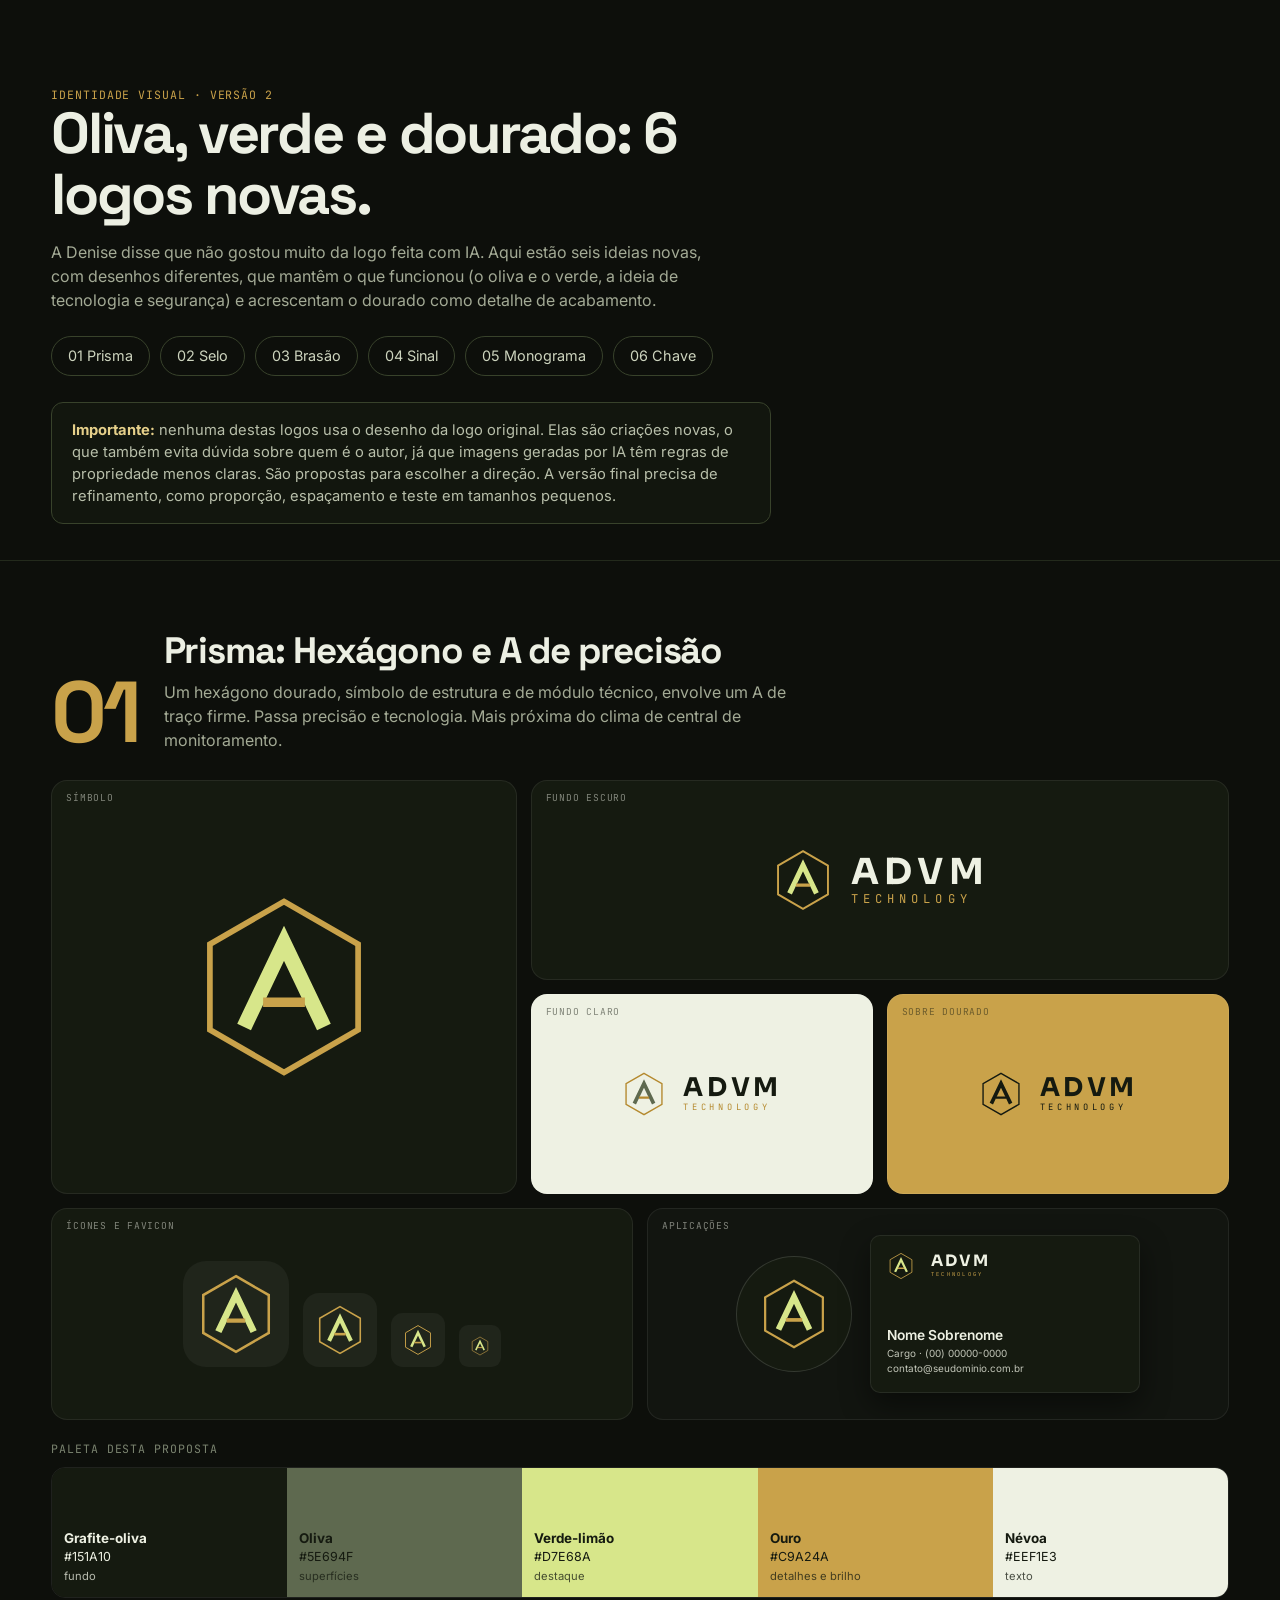
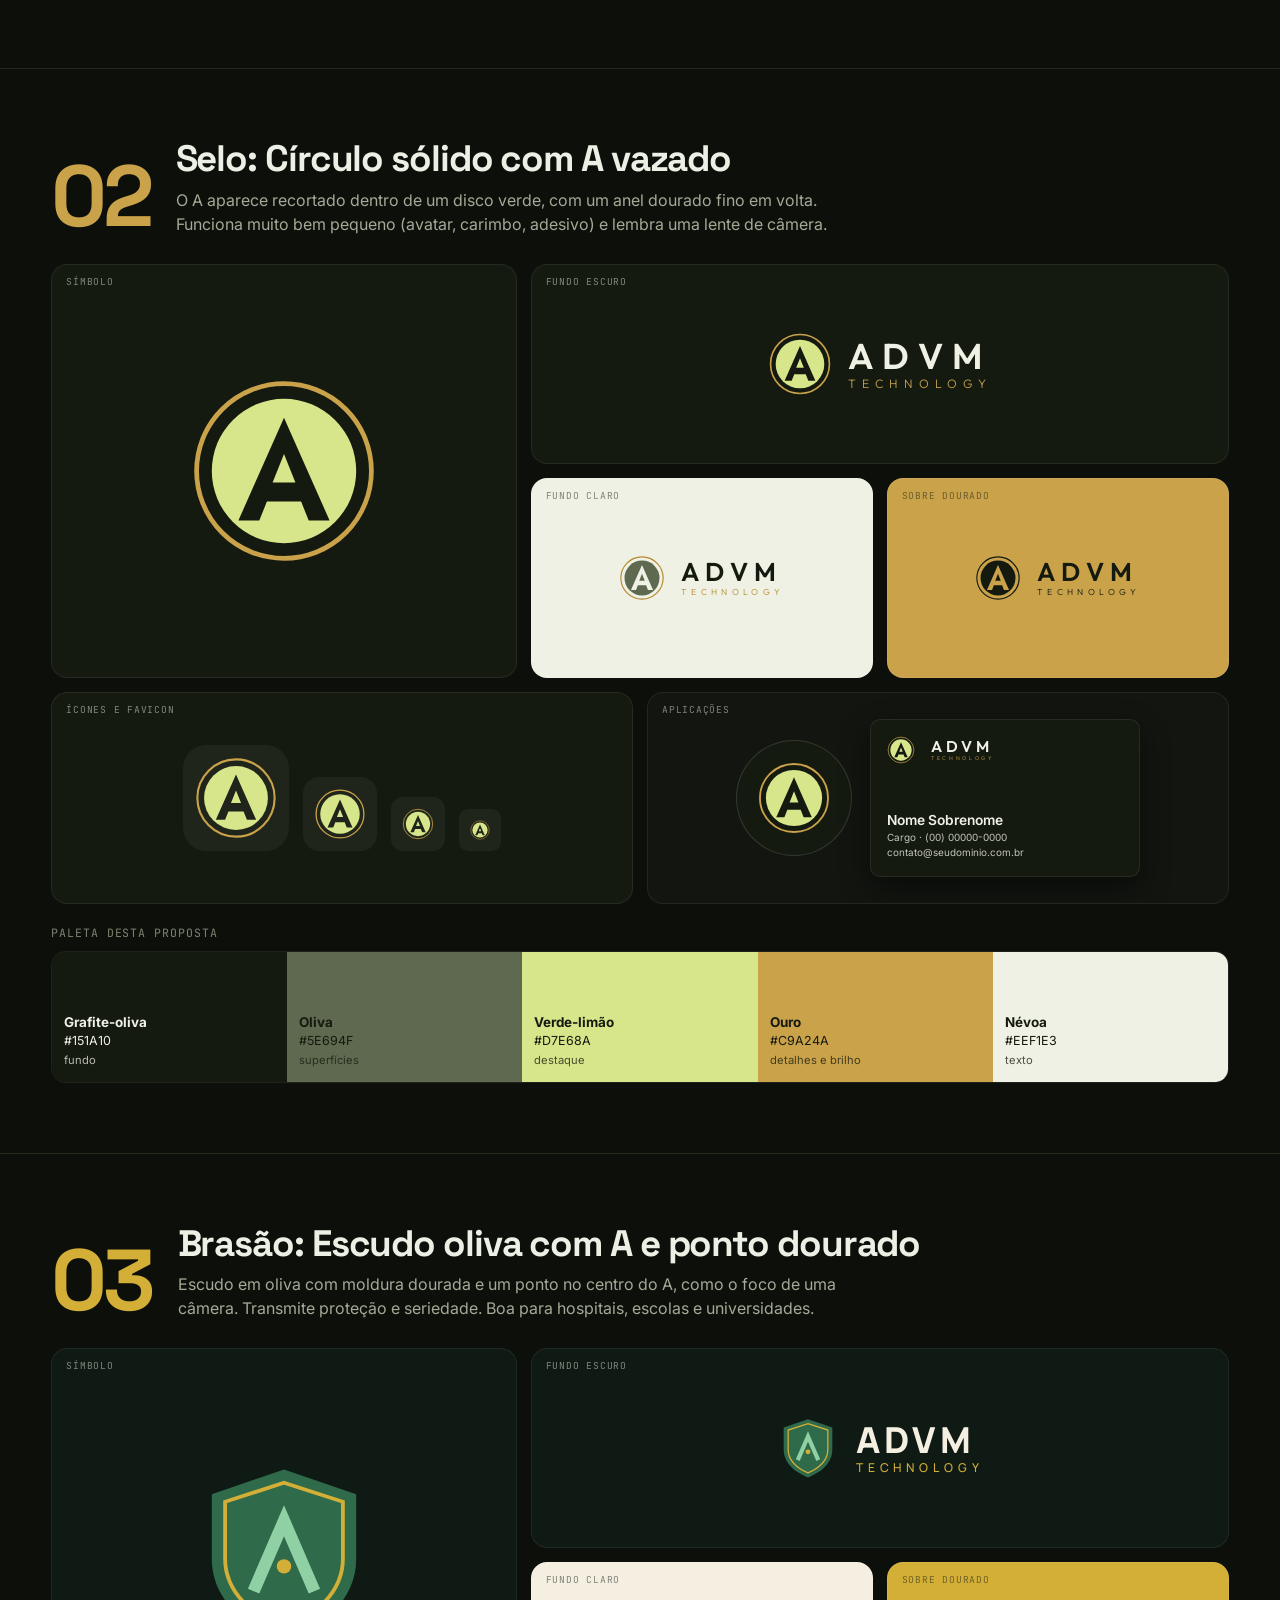
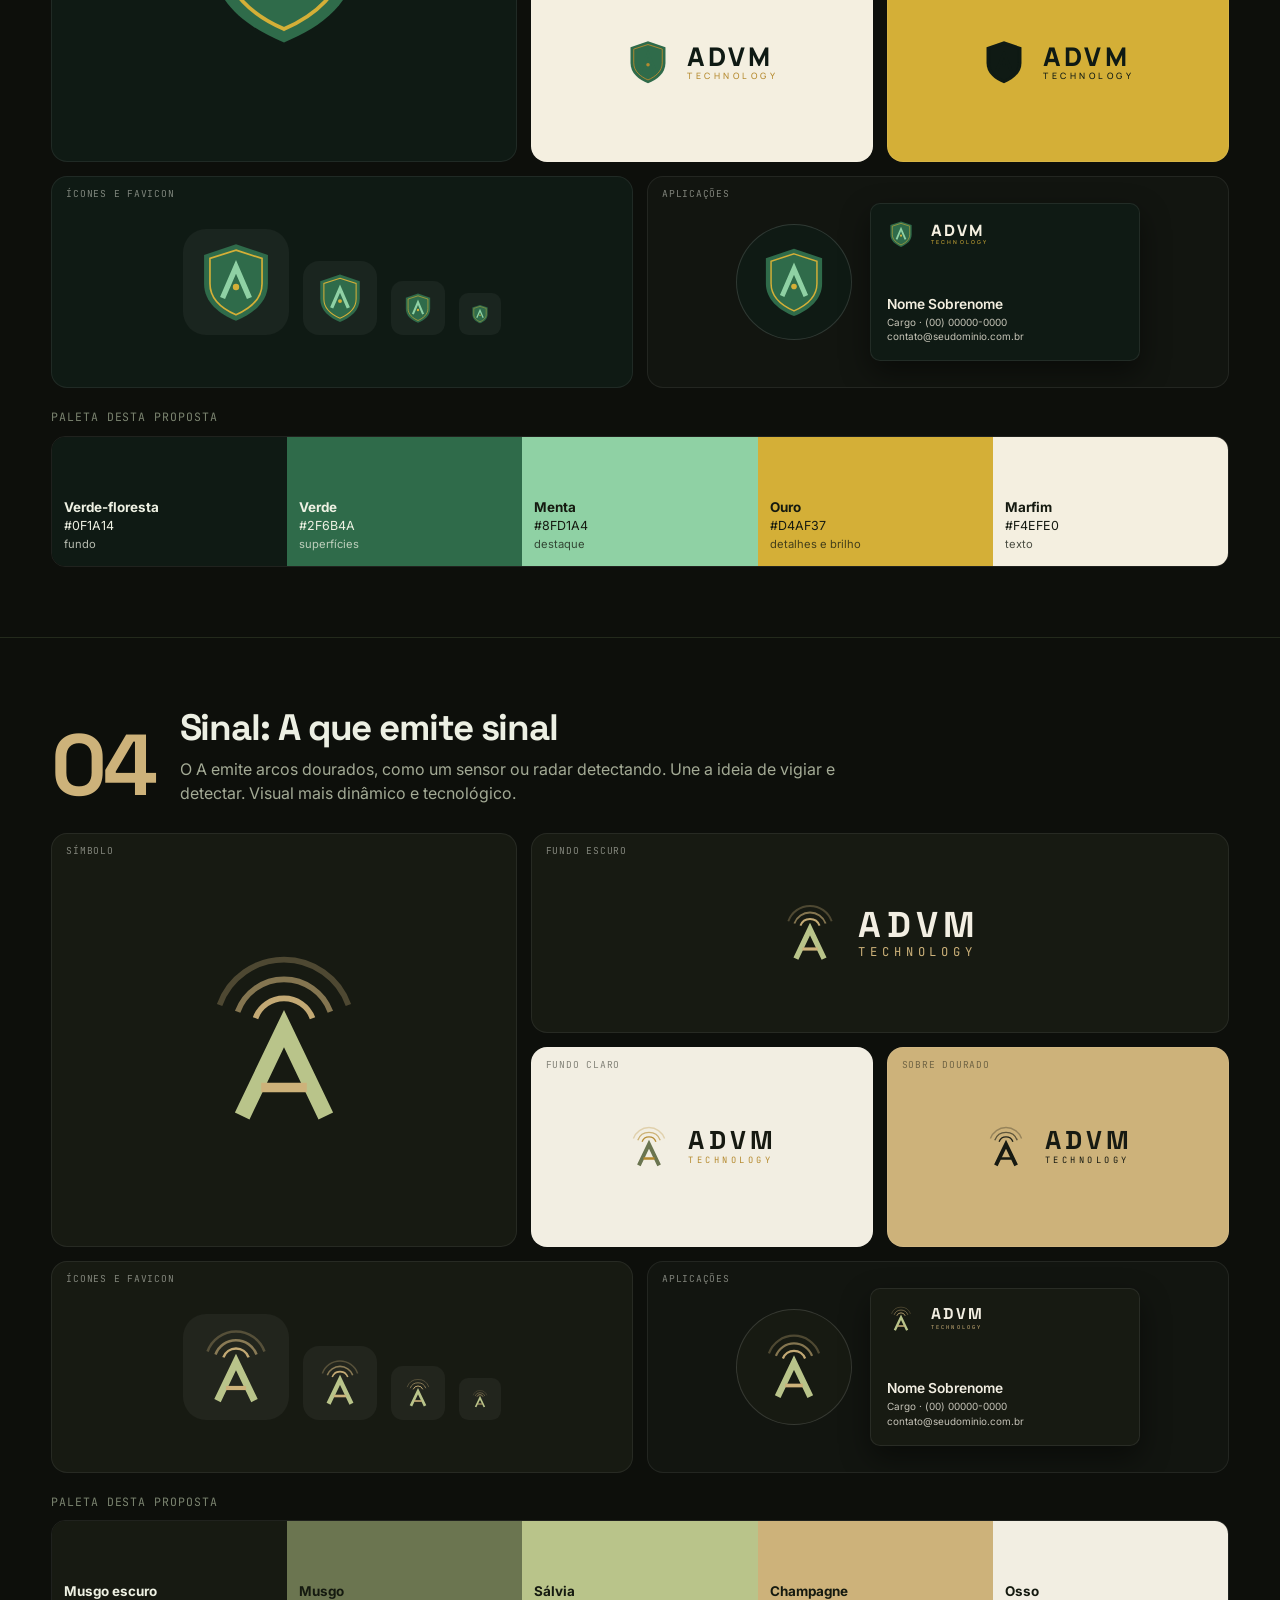
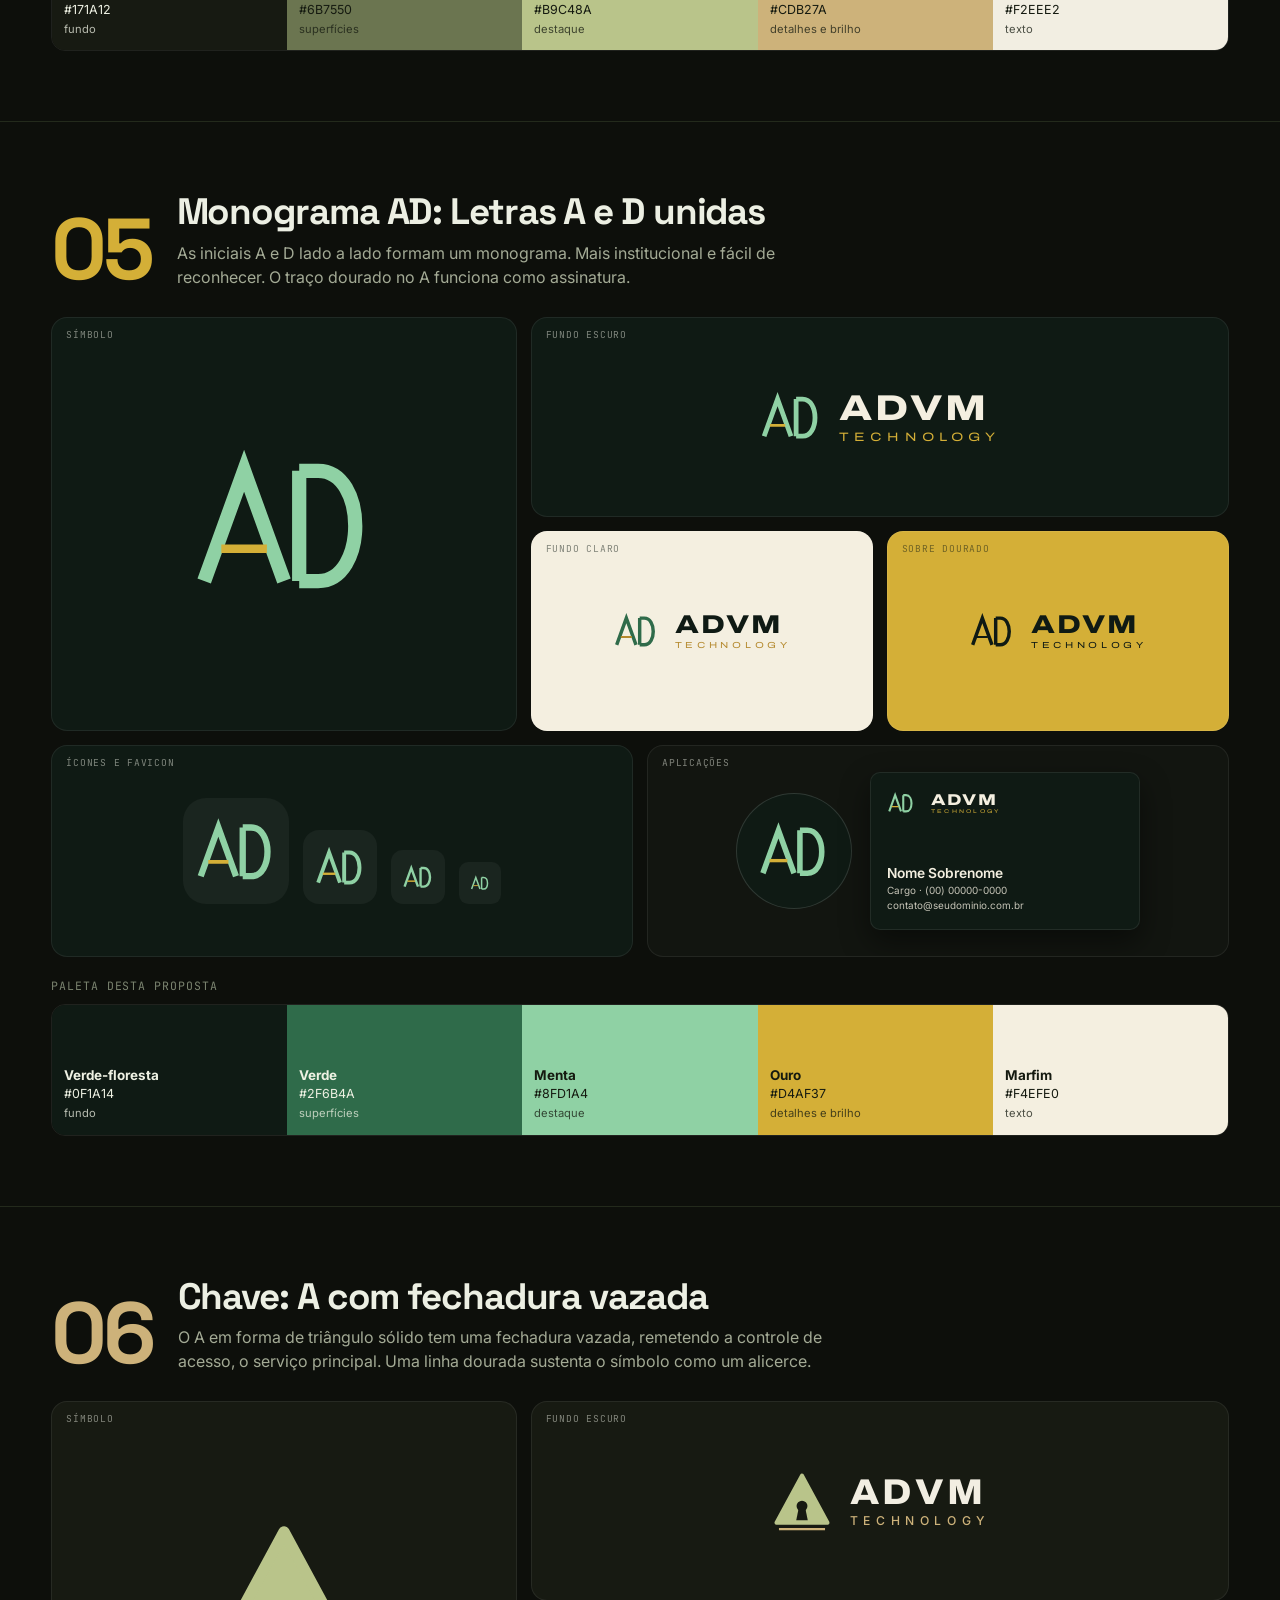
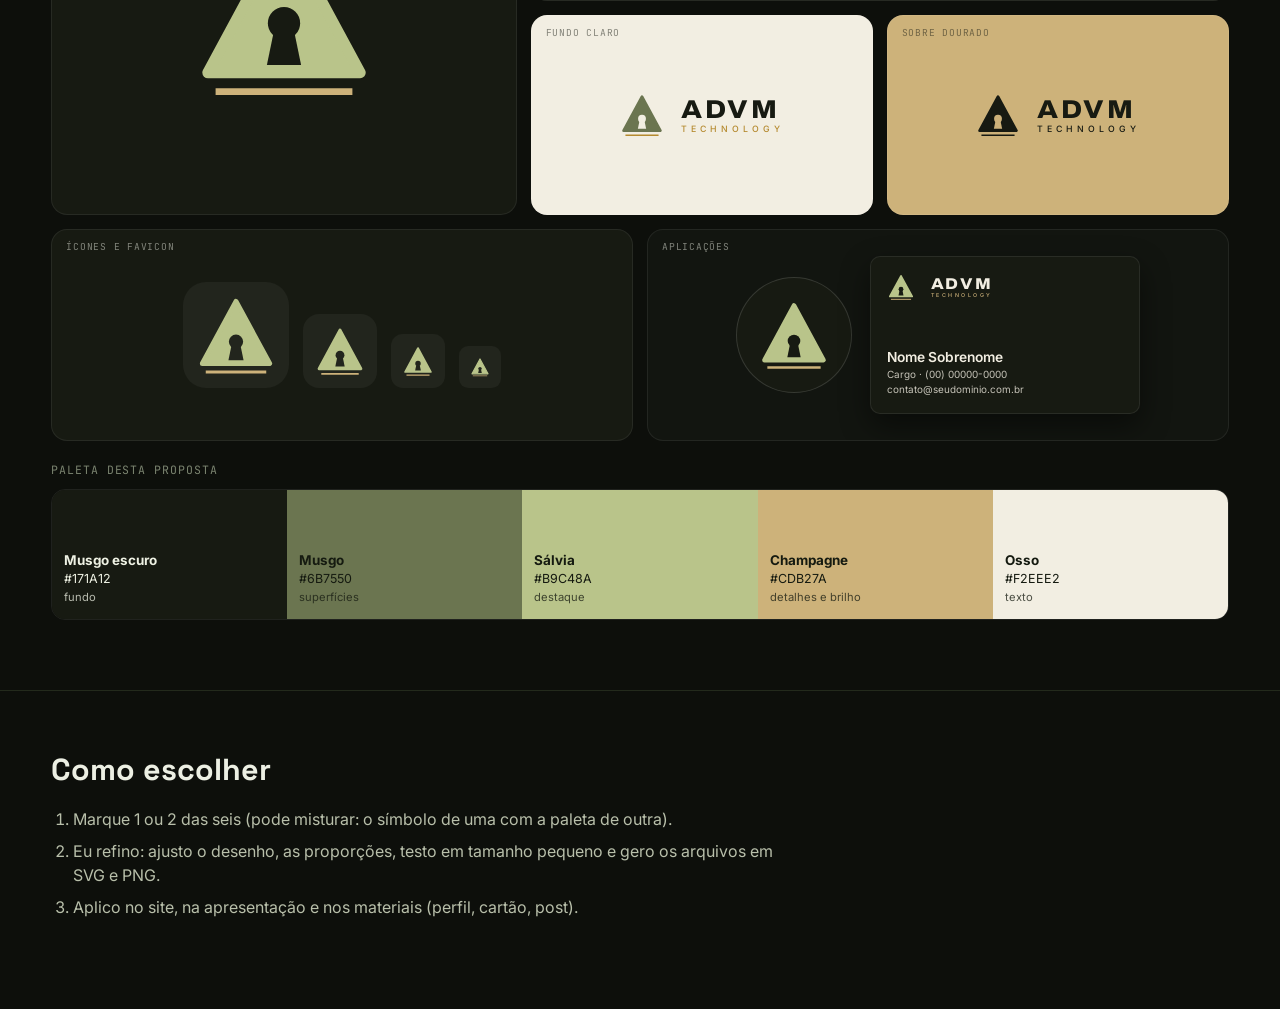
<file: identidade-v2/index.html>
<!DOCTYPE html>
<html lang="pt-BR">
<head>
<meta charset="UTF-8">
<meta name="viewport" content="width=device-width, initial-scale=1">
<title>ADVM Technology | Identidade visual v2: oliva, verde e dourado</title>
<link rel="preconnect" href="https://fonts.googleapis.com">
<link rel="preconnect" href="https://fonts.gstatic.com" crossorigin>
<link href="https://fonts.googleapis.com/css2?family=Archivo:wdth,wght@62..125,100..900&family=Inter:wght@400;500;600&family=JetBrains+Mono:wght@400;500&family=Manrope:wght@500;700;800&family=Outfit:wght@300;400;500;600&family=Sora:wght@400;600;700&family=Space+Grotesk:wght@400;500;700&display=swap" rel="stylesheet">
<style>
*{box-sizing:border-box;margin:0;padding:0}
body{background:#0d0f0b;color:#ecefe3;font-family:'Inter',system-ui,sans-serif;line-height:1.5;-webkit-font-smoothing:antialiased}
.mono{font-family:'JetBrains Mono',monospace;font-size:.72rem;letter-spacing:.08em;text-transform:uppercase}
.wrap{width:min(1200px,92%);margin:0 auto}
.top{padding:70px 0 36px;border-bottom:1px solid #232a1c}
.top h1{font-family:'Space Grotesk';font-size:clamp(2rem,5vw,3.6rem);letter-spacing:-.04em;line-height:1.05;max-width:20ch}
.top p{color:#a3aa95;max-width:66ch;margin-top:16px}
.chips{display:flex;gap:10px;margin-top:24px;flex-wrap:wrap}.chips a{border:1px solid #38422b;border-radius:999px;padding:8px 16px;color:#cdd4be;text-decoration:none;font-size:.9rem}.chips a:hover{border-color:#c9a24a;color:#fff}
.note{margin-top:26px;border:1px solid #38422b;border-radius:12px;padding:16px 20px;color:#b8bfaa;font-size:.92rem;max-width:80ch;background:#12160e}
.note b{color:#e6d08a}
.c{padding:70px 0;border-bottom:1px solid #232a1c}
.c__h{display:grid;grid-template-columns:auto 1fr;gap:26px;align-items:end;margin-bottom:28px}
.c__n{font-size:clamp(3rem,7vw,5.4rem);font-weight:700;line-height:.9;letter-spacing:-.05em;font-family:'Space Grotesk';color:var(--g)}
.c__h h2{font-family:'Space Grotesk';font-size:clamp(1.5rem,3vw,2.3rem);letter-spacing:-.03em;line-height:1.1}
.c__h p{color:#a3aa95;margin-top:8px;max-width:66ch}
.grid{display:grid;gap:14px}
.row1{grid-template-columns:1fr 1.5fr}.row2{grid-template-columns:repeat(3,1fr)}.row3{grid-template-columns:1fr 1.4fr}
.p{border-radius:16px;display:flex;align-items:center;justify-content:center;padding:26px;min-height:200px;border:1px solid #ffffff12;position:relative}
.p .cap{position:absolute;left:14px;top:10px;opacity:.5;font-size:.6rem}
.lock{display:flex;align-items:center;gap:16px}.wm{display:grid;line-height:1}.wm b{white-space:nowrap}.wm small{margin-top:.3em;font-size:.34em;font-weight:400;text-transform:uppercase;white-space:nowrap}
.icons{display:flex;align-items:flex-end;gap:14px;flex-wrap:wrap;justify-content:center}.icons div{display:grid;place-items:center;border-radius:22%}
.sw{display:grid;grid-template-columns:repeat(5,1fr);border-radius:14px;overflow:hidden;border:1px solid #ffffff14}
.sw div{padding:60px 12px 12px;font-size:.78rem}.sw b{display:block;font-size:.84rem}.sw span{opacity:.75;font-size:.7rem}
.apps{display:flex;gap:18px;align-items:center;justify-content:center;flex-wrap:wrap}
.av{width:116px;height:116px;border-radius:50%;display:grid;place-items:center;border:1px solid #ffffff22}
.card{width:270px;height:158px;border-radius:10px;padding:16px;display:flex;flex-direction:column;justify-content:space-between;box-shadow:0 12px 30px #0007;border:1px solid #ffffff14}
.card .n{font-weight:600;font-size:.86rem}.card .t{font-size:.62rem;opacity:.8;line-height:1.5}
.rec{padding:56px 0 90px}.rec h2{font-family:'Space Grotesk';font-size:1.9rem;margin-bottom:14px}.rec ol{padding-left:22px;max-width:74ch;display:grid;gap:8px;color:#b8bfaa}
.grid>*{min-width:0}.p{overflow:hidden}
@media(max-width:560px){.p .lock{zoom:.7}.card{width:100%}.apps{gap:12px}}
@media(max-width:900px){.row1,.row2,.row3{grid-template-columns:1fr}.c__h{grid-template-columns:1fr}.sw{grid-template-columns:repeat(2,1fr)}}
</style>
</head>
<body>
<header class="top"><div class="wrap">
  <p class="mono" style="color:#c9a24a">Identidade visual · versão 2</p>
  <h1>Oliva, verde e dourado: 6 logos novas.</h1>
  <p>A Denise disse que não gostou muito da logo feita com IA. Aqui estão seis ideias novas, com desenhos diferentes, que mantêm o que funcionou (o oliva e o verde, a ideia de tecnologia e segurança) e acrescentam o dourado como detalhe de acabamento.</p>
  <div class="chips"><a href="#c1">01 Prisma</a><a href="#c2">02 Selo</a><a href="#c3">03 Brasão</a><a href="#c4">04 Sinal</a><a href="#c5">05 Monograma</a><a href="#c6">06 Chave</a></div>
  <div class="note"><b>Importante:</b> nenhuma destas logos usa o desenho da logo original. Elas são criações novas, o que também evita dúvida sobre quem é o autor, já que imagens geradas por IA têm regras de propriedade menos claras. São propostas para escolher a direção. A versão final precisa de refinamento, como proporção, espaçamento e teste em tamanhos pequenos.</div>
</div></header>
<main id="out"></main>
<section class="rec"><div class="wrap">
  <h2>Como escolher</h2>
  <ol>
    <li>Marque 1 ou 2 das seis (pode misturar: o símbolo de uma com a paleta de outra).</li>
    <li>Eu refino: ajusto o desenho, as proporções, testo em tamanho pequeno e gero os arquivos em SVG e PNG.</li>
    <li>Aplico no site, na apresentação e nos materiais (perfil, cartão, post).</li>
  </ol>
</div></section>
<script>
let uid = 0;
const A_CUT = "M50 22L74 76H63L59 66H41L37 76H26ZM50 41L56 56H44Z";
function sym(k, c, s) { // c = {a: destaque, g: ouro, o: oliva, bg: fundo}
  const v = `width="${s}" height="${s}" viewBox="0 0 100 100" aria-hidden="true"`; const id = "m" + (++uid);
  switch (k) {
    case 1: return `<svg ${v}><path d="M50 5L89 27.5V72.5L50 95L11 72.5V27.5Z" fill="none" stroke="${c.g}" stroke-width="3"/><path d="M29 71L50 27L71 71" fill="none" stroke="${c.a}" stroke-width="8" stroke-linejoin="miter"/><path d="M39 58H61" stroke="${c.g}" stroke-width="5"/></svg>`;
    case 2: return `<svg ${v}><defs><mask id="${id}"><rect width="100" height="100" fill="#fff"/><path d="${A_CUT}" fill="#000" fill-rule="evenodd"/></mask></defs><circle cx="50" cy="50" r="46" fill="none" stroke="${c.g}" stroke-width="2.5"/><circle cx="50" cy="50" r="38" fill="${c.a}" mask="url(#${id})"/></svg>`;
    case 3: return `<svg ${v}><path d="M50 5L88 18V52C88 74 70 88 50 96C30 88 12 74 12 52V18Z" fill="${c.o}"/><path d="M50 12L81 22V52C81 70 66 82 50 89C34 82 19 70 19 52V22Z" fill="none" stroke="${c.g}" stroke-width="2"/><path d="M34 69L50 32L66 69" fill="none" stroke="${c.a}" stroke-width="6.5"/><circle cx="50" cy="56" r="3.8" fill="${c.g}"/></svg>`;
    case 4: return `<svg ${v}><path d="M35 38.5A16 16 0 0 1 65 38.5" fill="none" stroke="${c.g}" stroke-width="3" opacity=".95"/><path d="M25.6 35.1A26 26 0 0 1 74.4 35.1" fill="none" stroke="${c.g}" stroke-width="3" opacity=".6"/><path d="M16.1 31.6A36 36 0 0 1 83.9 31.6" fill="none" stroke="${c.g}" stroke-width="3" opacity=".3"/><path d="M28 90L50 44L72 90" fill="none" stroke="${c.a}" stroke-width="8.5"/><path d="M38 75H62" stroke="${c.g}" stroke-width="5"/></svg>`;
    case 5: return `<svg ${v}><path d="M8 80L29 22L50 80" fill="none" stroke="${c.a}" stroke-width="7.5"/><path d="M17 63H41" stroke="${c.g}" stroke-width="4.5"/><path d="M58 22V80M58 22H68C94 22 94 80 68 80H58" fill="none" stroke="${c.a}" stroke-width="7.5"/></svg>`;
    default: return `<svg ${v}><defs><mask id="${id}"><rect width="100" height="100" fill="#fff"/><circle cx="50" cy="58" r="8.5" fill="#000"/><path d="M44.5 63H55.5L59 80H41Z" fill="#000"/></mask></defs><path d="M50 10L90 84H10Z" fill="${c.a}" stroke="${c.a}" stroke-width="6" stroke-linejoin="round" mask="url(#${id})"/><path d="M14 94H86" stroke="${c.g}" stroke-width="3.5"/></svg>`;
  }
}
const PAL = {
  p1: [["Grafite-oliva", "#151a10", "fundo"], ["Oliva", "#5e694f", "superfícies"], ["Verde-limão", "#d7e68a", "destaque"], ["Ouro", "#c9a24a", "detalhes e brilho"], ["Névoa", "#eef1e3", "texto"]],
  p2: [["Verde-floresta", "#0f1a14", "fundo"], ["Verde", "#2f6b4a", "superfícies"], ["Menta", "#8fd1a4", "destaque"], ["Ouro", "#d4af37", "detalhes e brilho"], ["Marfim", "#f4efe0", "texto"]],
  p3: [["Musgo escuro", "#171a12", "fundo"], ["Musgo", "#6b7550", "superfícies"], ["Sálvia", "#b9c48a", "destaque"], ["Champagne", "#cdb27a", "detalhes e brilho"], ["Osso", "#f2eee2", "texto"]]
};
const C = [
  { n: "01", name: "Prisma", tag: "Hexágono e A de precisão", s: 1, pal: "p1", f: "font-family:'Sora';font-weight:700;letter-spacing:.14em", sf: "font-family:'JetBrains Mono';letter-spacing:.42em",
    why: "Um hexágono dourado, símbolo de estrutura e de módulo técnico, envolve um A de traço firme. Passa precisão e tecnologia. Mais próxima do clima de central de monitoramento." },
  { n: "02", name: "Selo", tag: "Círculo sólido com A vazado", s: 2, pal: "p1", f: "font-family:'Outfit';font-weight:600;letter-spacing:.24em", sf: "font-family:'Outfit';font-weight:300;letter-spacing:.5em",
    why: "O A aparece recortado dentro de um disco verde, com um anel dourado fino em volta. Funciona muito bem pequeno (avatar, carimbo, adesivo) e lembra uma lente de câmera." },
  { n: "03", name: "Brasão", tag: "Escudo oliva com A e ponto dourado", s: 3, pal: "p2", f: "font-family:'Manrope';font-weight:800;letter-spacing:.12em", sf: "font-family:'Manrope';font-weight:500;letter-spacing:.4em",
    why: "Escudo em oliva com moldura dourada e um ponto no centro do A, como o foco de uma câmera. Transmite proteção e seriedade. Boa para hospitais, escolas e universidades." },
  { n: "04", name: "Sinal", tag: "A que emite sinal", s: 4, pal: "p3", f: "font-family:'Space Grotesk';font-weight:700;letter-spacing:.16em", sf: "font-family:'JetBrains Mono';letter-spacing:.4em",
    why: "O A emite arcos dourados, como um sensor ou radar detectando. Une a ideia de vigiar e detectar. Visual mais dinâmico e tecnológico." },
  { n: "05", name: "Monograma AD", tag: "Letras A e D unidas", s: 5, pal: "p2", f: "font-family:'Archivo';font-variation-settings:'wdth' 125;font-weight:800;letter-spacing:.08em", sf: "font-family:'Archivo';font-variation-settings:'wdth' 125;font-weight:400;letter-spacing:.42em",
    why: "As iniciais A e D lado a lado formam um monograma. Mais institucional e fácil de reconhecer. O traço dourado no A funciona como assinatura." },
  { n: "06", name: "Chave", tag: "A com fechadura vazada", s: 6, pal: "p3", f: "font-family:'Archivo';font-variation-settings:'wdth' 110;font-weight:800;letter-spacing:.1em", sf: "font-family:'Inter';font-weight:500;letter-spacing:.46em",
    why: "O A em forma de triângulo sólido tem uma fechadura vazada, remetendo a controle de acesso, o serviço principal. Uma linha dourada sustenta o símbolo como um alicerce." }
];
function lock(c, p, mode, size) { // mode: dark | light | gold | v
  const P = PAL[c.pal].map(x => x[1]);
  const cols = mode === "light" ? { a: P[1], g: "#b58a2f", o: P[1], bg: P[0] } : mode === "gold" ? { a: P[0], g: P[0], o: P[0], bg: P[0] } : { a: P[2], g: P[3], o: P[1], bg: P[0] };
  const fg = mode === "light" ? P[0] : mode === "gold" ? P[0] : P[4], sub = mode === "gold" ? P[0] : mode === "light" ? "#b58a2f" : P[3];
  return `<div class="lock" style="color:${fg}">${sym(c.s, cols, size)}<div class="wm" style="font-size:${size * .56}px"><b style="${c.f}">ADVM</b><small style="${c.sf};color:${sub}">Technology</small></div></div>`;
}
document.getElementById("out").innerHTML = C.map((c, i) => {
  const P = PAL[c.pal].map(x => x[1]), col = { a: P[2], g: P[3], o: P[1], bg: P[0] };
  const colL = { a: P[1], g: "#b58a2f", o: P[1], bg: P[0] };
  return `<section class="c" id="c${i + 1}" style="--g:${P[3]}"><div class="wrap">
  <div class="c__h"><div class="c__n">${c.n}</div><div><h2>${c.name}: ${c.tag}</h2><p>${c.why}</p></div></div>
  <div class="grid row1">
    <div class="p" style="background:${P[0]}"><span class="cap mono">símbolo</span>${sym(c.s, col, 190)}</div>
    <div class="grid" style="grid-template-rows:1fr 1fr">
      <div class="p" style="background:${P[0]}"><span class="cap mono">fundo escuro</span>${lock(c, c.pal, "dark", 64)}</div>
      <div class="grid row3" style="grid-template-columns:1fr 1fr"><div class="p" style="background:${P[4]}"><span class="cap mono" style="color:${P[0]}">fundo claro</span>${lock(c, c.pal, "light", 46)}</div>
      <div class="p" style="background:${P[3]}"><span class="cap mono" style="color:${P[0]}">sobre dourado</span>${lock(c, c.pal, "gold", 46)}</div></div>
    </div>
  </div>
  <div class="grid" style="margin-top:14px;grid-template-columns:1fr 1fr">
    <div class="p" style="background:${P[0]}"><span class="cap mono">ícones e favicon</span><div class="icons">${[84, 52, 32, 20].map(s => `<div style="width:${s + 22}px;height:${s + 22}px;background:#ffffff0c">${sym(c.s, col, s)}</div>`).join("")}</div></div>
    <div class="p" style="background:#121510"><span class="cap mono">aplicações</span><div class="apps"><div class="av" style="background:${P[0]}">${sym(c.s, col, 74)}</div>
      <div class="card" style="background:${P[0]};color:${P[4]}">${lock(c, c.pal, "dark", 28)}<div><div class="n">Nome Sobrenome</div><div class="t">Cargo · (00) 00000-0000<br>contato@seudominio.com.br</div></div></div></div></div>
  </div>
  <p class="mono" style="margin:20px 0 10px;color:#7b8470">Paleta desta proposta</p>
  <div class="sw">${PAL[c.pal].map(x => `<div style="background:${x[1]};color:${/^#(1|0|2|3)/.test(x[1]) ? "#eef1e3" : "#151a10"}"><b>${x[0]}</b>${x[1].toUpperCase()}<br><span>${x[2]}</span></div>`).join("")}</div>
  </div></section>`;
}).join("");
</script>
</body>
</html>
</file>
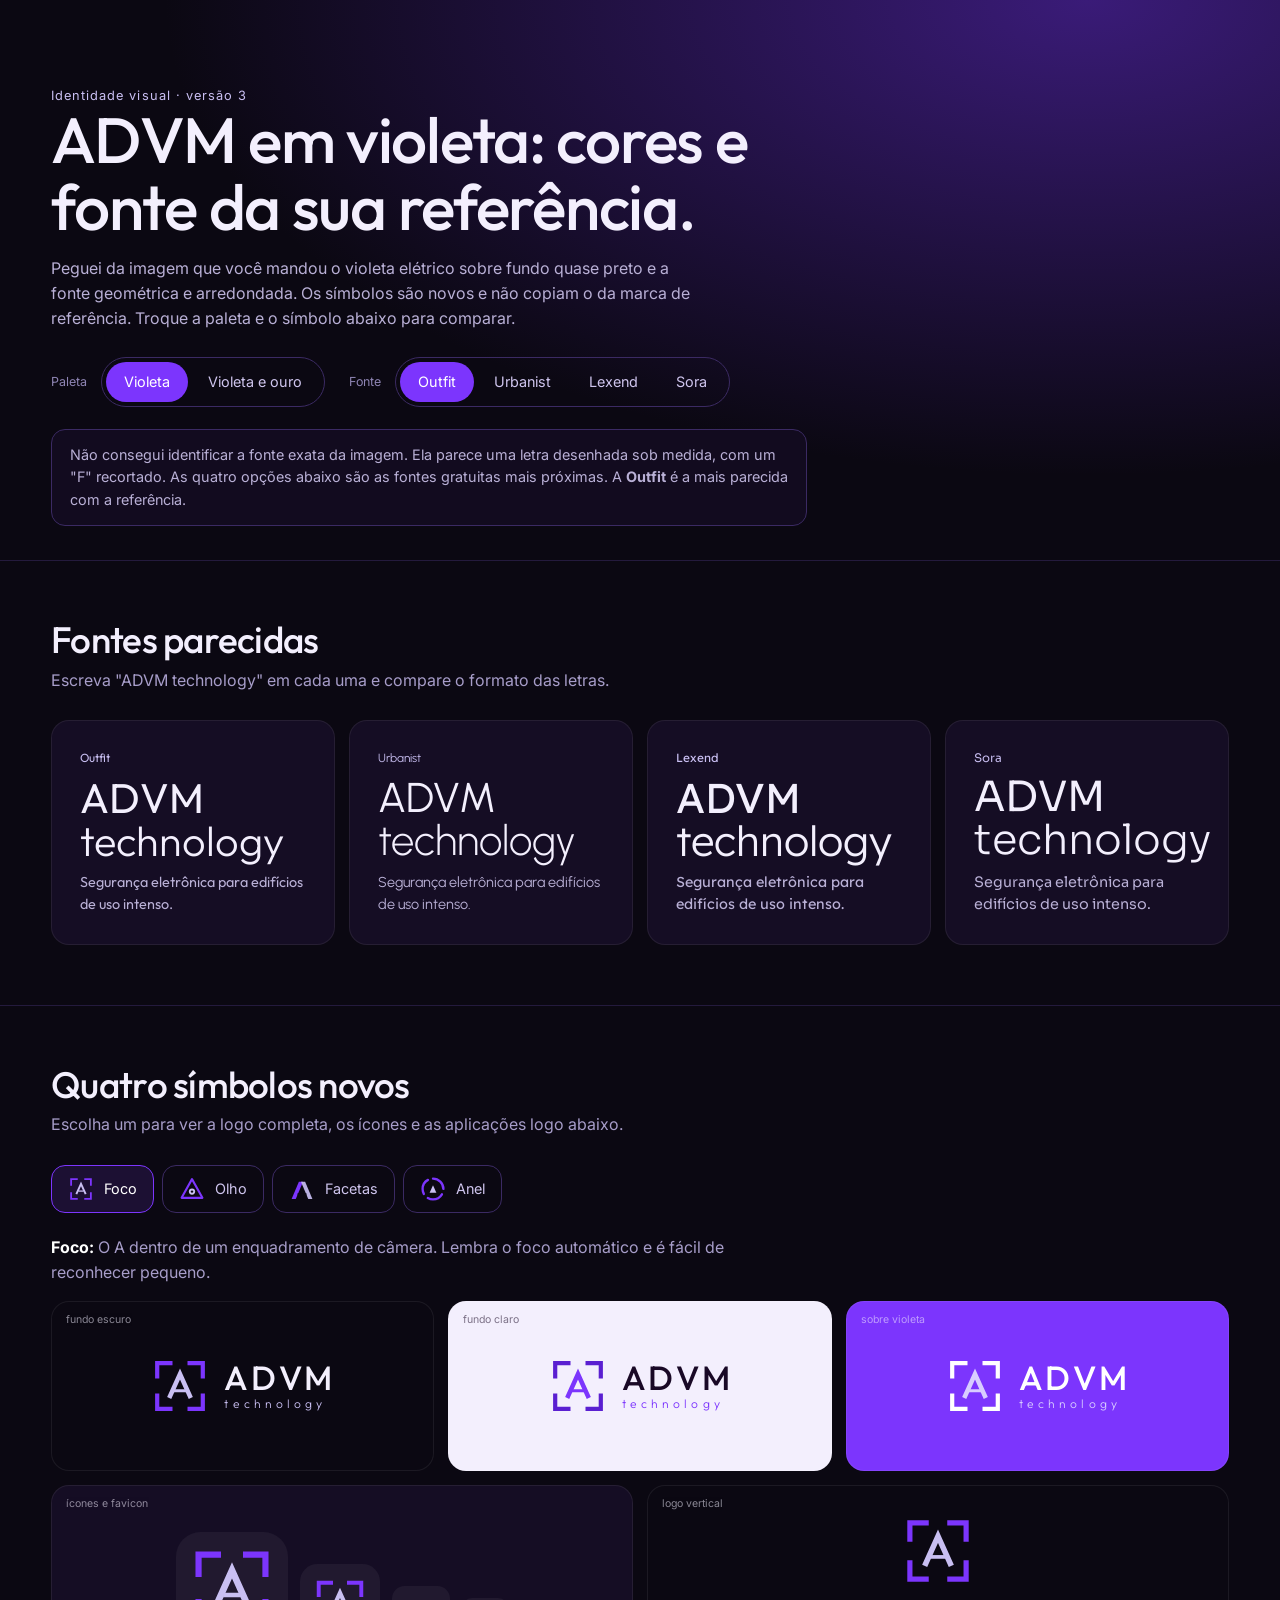
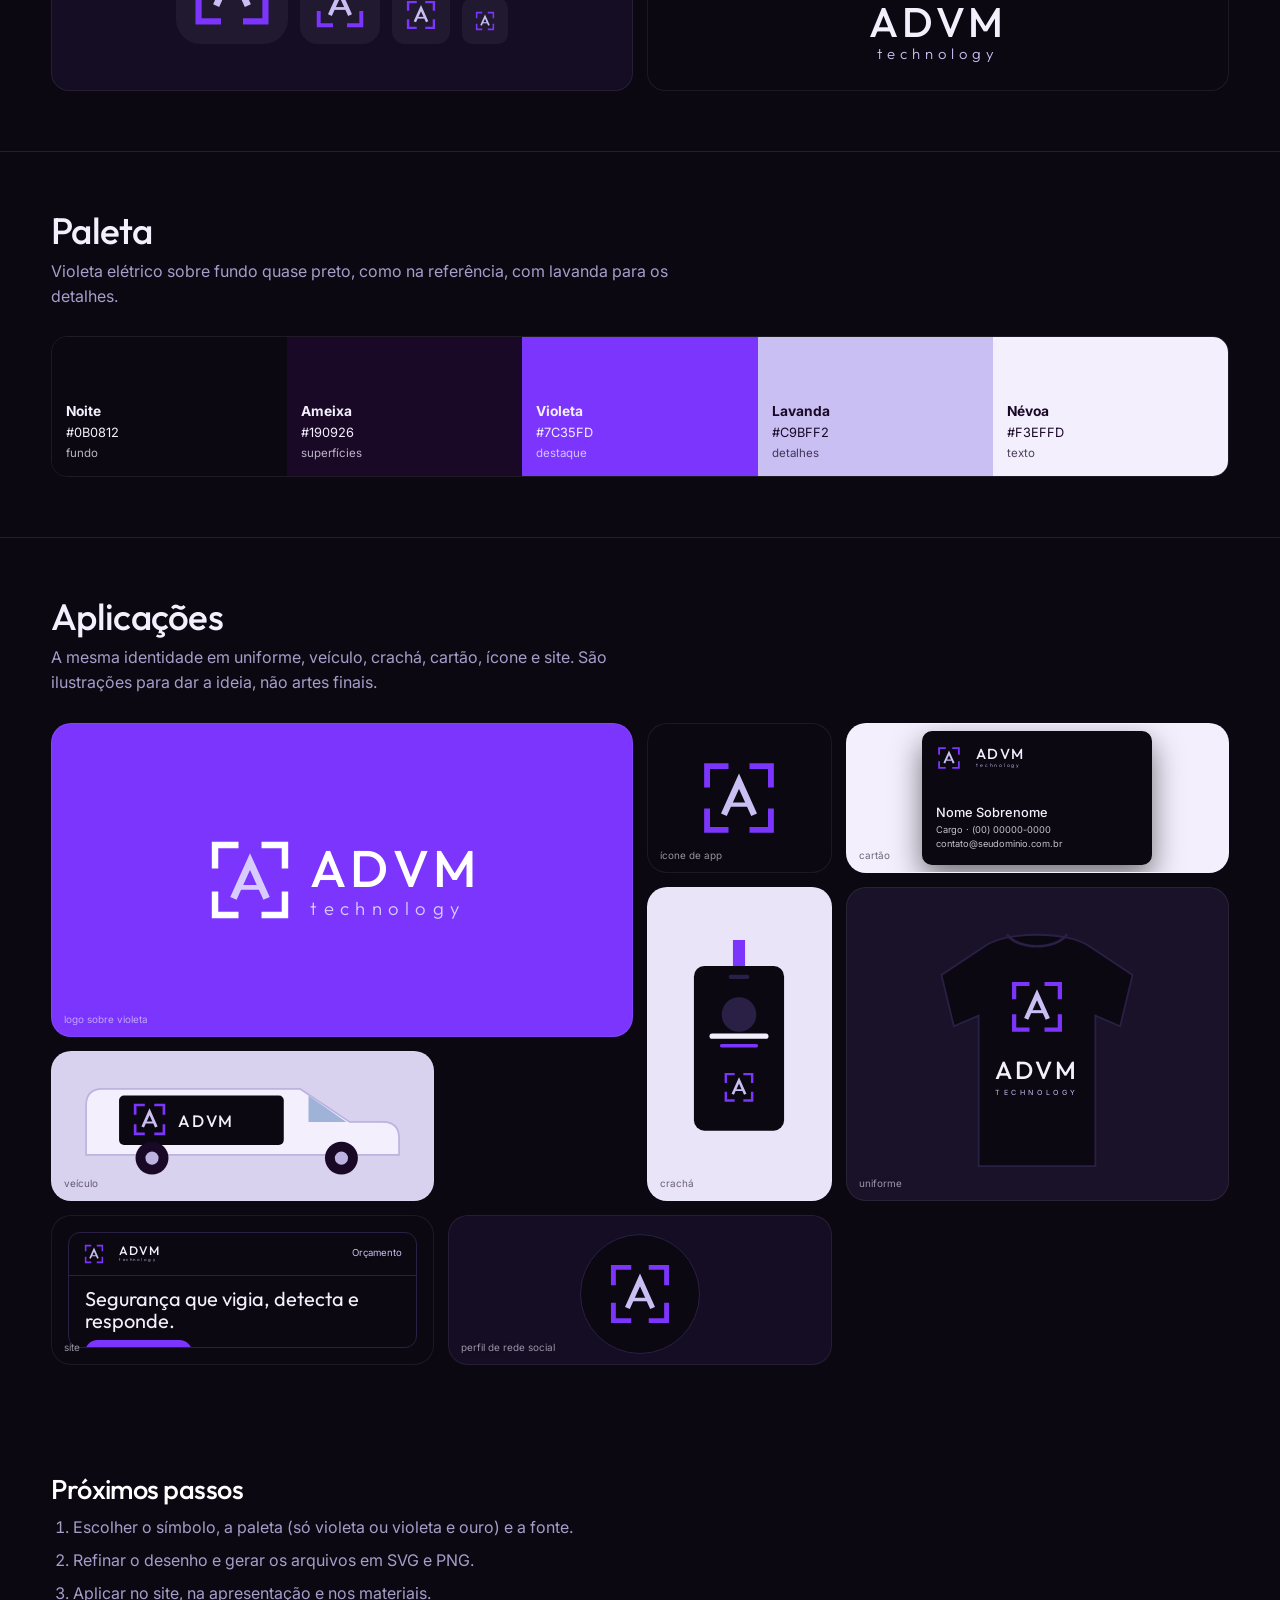
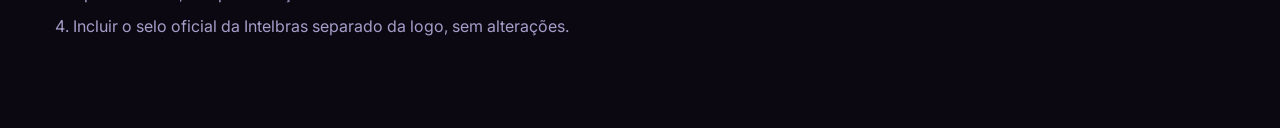
<file: identidade-v3/index.html>
<!DOCTYPE html>
<html lang="pt-BR">
<head>
<meta charset="UTF-8">
<meta name="viewport" content="width=device-width, initial-scale=1">
<title>ADVM Technology | Identidade visual v3: violeta</title>
<link rel="preconnect" href="https://fonts.googleapis.com">
<link rel="preconnect" href="https://fonts.gstatic.com" crossorigin>
<link href="https://fonts.googleapis.com/css2?family=Inter:wght@400;500;600&family=Lexend:wght@300;400;500;600&family=Outfit:wght@300;400;500;600&family=Sora:wght@300;400;600&family=Urbanist:wght@300;400;500;600&display=swap" rel="stylesheet">
<style>
:root{--night:#0b0812;--plum:#190926;--vio:#7c35fd;--lav:#c9bff2;--mist:#f3effd;--gold:#d6b25e}
*{box-sizing:border-box;margin:0;padding:0}
body{background:var(--night);color:var(--mist);font-family:'Inter',system-ui,sans-serif;line-height:1.55;-webkit-font-smoothing:antialiased}
.wrap{width:min(1200px,92%);margin:0 auto}
h1,h2,h3{font-family:'Outfit',sans-serif;font-weight:500;letter-spacing:-.02em;line-height:1.05}
.top{padding:70px 0 34px;background:radial-gradient(ellipse at 85% 0,#3a1b78 0,transparent 60%)}
.top h1{font-size:clamp(2.2rem,5.4vw,4rem);max-width:18ch}
.top p{color:#b9b0d6;max-width:64ch;margin-top:16px}
.bar{display:flex;gap:10px;flex-wrap:wrap;margin-top:26px;align-items:center}
.seg{display:inline-flex;border:1px solid #3b2a63;border-radius:999px;padding:4px;gap:2px}
.seg button{border:0;background:none;color:#cfc5ee;padding:9px 18px;border-radius:999px;font:inherit;font-size:.9rem;cursor:pointer}
.seg button.on{background:var(--vio);color:#fff}
.lab{font-size:.78rem;color:#8e84b3;margin-right:4px}
.note{margin-top:22px;border:1px solid #3b2a63;border-radius:14px;padding:14px 18px;color:#b9b0d6;font-size:.9rem;max-width:84ch;background:#120b1f}
.sec{padding:60px 0;border-top:1px solid #241a3d}
.sec>.wrap>h2{font-size:clamp(1.6rem,3vw,2.3rem);margin-bottom:8px}.sec .sub{color:#a79dc9;max-width:64ch;margin-bottom:28px}
.grid{display:grid;gap:14px}.g4{grid-template-columns:repeat(4,1fr)}.g3{grid-template-columns:repeat(3,1fr)}.g2{grid-template-columns:1fr 1fr}
.p{border-radius:18px;display:flex;align-items:center;justify-content:center;padding:28px;min-height:170px;border:1px solid #ffffff12;position:relative;overflow:hidden}
.p .cap{position:absolute;left:14px;top:10px;font-size:.66rem;opacity:.55}
.lock{display:flex;align-items:center;gap:14px}.wm{display:grid;line-height:1}.wm b{white-space:nowrap}.wm small{white-space:nowrap;margin-top:.28em;font-size:.36em;font-weight:300}
.fonts .p{flex-direction:column;align-items:flex-start;gap:8px;justify-content:flex-start;min-height:180px}
.fonts .nm{font-size:.74rem;color:var(--lav)}.fonts .big{font-size:2.6rem;line-height:1.05}.fonts .sm{font-size:.9rem;color:#b9b0d6}
.tabs{display:flex;gap:8px;flex-wrap:wrap;margin-bottom:22px}
.tab{border:1px solid #3b2a63;background:none;color:#cfc5ee;border-radius:14px;padding:10px 16px;cursor:pointer;font:inherit;font-size:.9rem;display:flex;gap:10px;align-items:center}.tab.on{border-color:var(--vio);background:#1c1033;color:#fff}
.ic{display:flex;gap:12px;align-items:flex-end}.ic div{display:grid;place-items:center;border-radius:22%;background:#ffffff0d}
.sw{display:grid;grid-template-columns:repeat(5,1fr);border-radius:16px;overflow:hidden;border:1px solid #ffffff14}
.sw div{padding:64px 14px 14px;font-size:.8rem}.sw b{display:block;font-size:.86rem}.sw span{opacity:.75;font-size:.72rem}
.mos{display:grid;grid-template-columns:repeat(6,1fr);grid-auto-rows:150px;gap:14px}
.t{border-radius:20px;overflow:hidden;position:relative;display:grid;place-items:center;border:1px solid #ffffff12}
.t .cap{position:absolute;left:12px;bottom:8px;font-size:.62rem;opacity:.6}
.c-a{grid-column:span 3;grid-row:span 2}.c-b{grid-column:span 1}.c-c{grid-column:span 2}.c-d{grid-column:span 1;grid-row:span 2}.c-e{grid-column:span 2;grid-row:span 2}.c-f{grid-column:span 2}.c-g{grid-column:span 2}.c-h{grid-column:span 2}
.card{width:230px;height:134px;border-radius:10px;padding:14px;display:flex;flex-direction:column;justify-content:space-between;box-shadow:0 12px 30px #0008}
.card .n{font-weight:500;font-size:.8rem}.card .r{font-size:.58rem;opacity:.8;line-height:1.5}
.foot{padding:50px 0 90px;color:#a79dc9}.foot h2{color:#fff;font-size:1.7rem;margin-bottom:12px}.foot ol{padding-left:22px;display:grid;gap:8px;max-width:72ch}
@media(max-width:900px){.g4,.g3{grid-template-columns:1fr 1fr}.sw{grid-template-columns:repeat(2,1fr)}.mos{grid-template-columns:repeat(2,1fr)}.mos .t{grid-column:span 1!important;grid-row:span 1!important}.c-a{grid-column:span 2!important}}
@media(max-width:560px){.g4,.g3,.g2{grid-template-columns:1fr}.p .lock{zoom:.8}}
</style>
</head>
<body>
<header class="top"><div class="wrap">
  <p style="color:var(--lav);font-size:.8rem;letter-spacing:.08em">Identidade visual · versão 3</p>
  <h1>ADVM em violeta: cores e fonte da sua referência.</h1>
  <p>Peguei da imagem que você mandou o violeta elétrico sobre fundo quase preto e a fonte geométrica e arredondada. Os símbolos são novos e não copiam o da marca de referência. Troque a paleta e o símbolo abaixo para comparar.</p>
  <div class="bar"><span class="lab">Paleta</span><div class="seg" id="segPal"></div><span class="lab" style="margin-left:14px">Fonte</span><div class="seg" id="segFont"></div></div>
  <div class="note">Não consegui identificar a fonte exata da imagem. Ela parece uma letra desenhada sob medida, com um "F" recortado. As quatro opções abaixo são as fontes gratuitas mais próximas. A <b>Outfit</b> é a mais parecida com a referência.</div>
</div></header>

<section class="sec fonts"><div class="wrap"><h2>Fontes parecidas</h2><p class="sub">Escreva "ADVM technology" em cada uma e compare o formato das letras.</p><div class="grid g4" id="fonts"></div></div></section>
<section class="sec"><div class="wrap"><h2>Quatro símbolos novos</h2><p class="sub">Escolha um para ver a logo completa, os ícones e as aplicações logo abaixo.</p><div class="tabs" id="tabs"></div><div id="logo"></div></div></section>
<section class="sec"><div class="wrap"><h2>Paleta</h2><p class="sub" id="palsub"></p><div class="sw" id="sw"></div></div></section>
<section class="sec"><div class="wrap"><h2>Aplicações</h2><p class="sub">A mesma identidade em uniforme, veículo, crachá, cartão, ícone e site. São ilustrações para dar a ideia, não artes finais.</p><div class="mos" id="mos"></div></div></section>
<section class="foot"><div class="wrap"><h2>Próximos passos</h2><ol><li>Escolher o símbolo, a paleta (só violeta ou violeta e ouro) e a fonte.</li><li>Refinar o desenho e gerar os arquivos em SVG e PNG.</li><li>Aplicar no site, na apresentação e nos materiais.</li><li>Incluir o selo oficial da Intelbras separado da logo, sem alterações.</li></ol></div></section>

<script>
const PALS = {
  vio: { name: "Violeta", c: [["Noite", "#0b0812", "fundo"], ["Ameixa", "#190926", "superfícies"], ["Violeta", "#7c35fd", "destaque"], ["Lavanda", "#c9bff2", "detalhes"], ["Névoa", "#f3effd", "texto"]], a: "#7c35fd", b: "#c9bff2" },
  gold: { name: "Violeta e ouro", c: [["Noite", "#0b0812", "fundo"], ["Ameixa", "#190926", "superfícies"], ["Violeta", "#7c35fd", "destaque"], ["Ouro", "#d6b25e", "detalhes e brilho"], ["Névoa", "#f3effd", "texto"]], a: "#7c35fd", b: "#d6b25e" }
};
const FONTS = { Outfit: "'Outfit',sans-serif", Urbanist: "'Urbanist',sans-serif", Lexend: "'Lexend',sans-serif", Sora: "'Sora',sans-serif" };
const S = { pal: "vio", font: "Outfit", sym: 0 };
let uid = 0;
function sym(k, c, s) { // c: {a, b, bg}
  const v = `width="${s}" height="${s}" viewBox="0 0 100 100" aria-hidden="true"`;
  switch (k) {
    case 0: return `<svg ${v}><path d="M12 34V12H34M66 12H88V34M88 66V88H66M34 88H12V66" fill="none" stroke="${c.a}" stroke-width="7" stroke-linecap="square"/><path d="M32 70L50 30L68 70" fill="none" stroke="${c.b}" stroke-width="7.5"/><path d="M40 58H60" stroke="${c.b}" stroke-width="5"/></svg>`;
    case 1: return `<svg ${v}><path d="M50 12L90 84H10Z" fill="none" stroke="${c.a}" stroke-width="8" stroke-linejoin="round"/><circle cx="50" cy="60" r="12" fill="${c.b}"/><circle cx="50" cy="60" r="4.6" fill="${c.bg}"/></svg>`;
    case 2: return `<svg ${v}><path d="M10 88L38 22H54L26 88Z" fill="${c.a}"/><path d="M90 88L62 22H46L74 88Z" fill="${c.b}" fill-opacity=".92"/><path d="M33 66H67V76H33Z" fill="${c.bg}"/></svg>`;
    default: return `<svg ${v}><circle cx="50" cy="50" r="40" fill="none" stroke="${c.a}" stroke-width="9" stroke-dasharray="62 21.8" transform="rotate(-90 50 50)" stroke-linecap="round"/><path d="M50 36L63 64H37Z" fill="${c.b}"/></svg>`;
  }
}
const NAMES = ["Foco", "Olho", "Facetas", "Anel"];
const DESC = ["O A dentro de um enquadramento de câmera. Lembra o foco automático e é fácil de reconhecer pequeno.", "Um triângulo com uma pupila no centro. Funciona como A, como olho e como lente ao mesmo tempo.", "O A feito de dois traços inclinados, um violeta e um claro. Passa movimento e tecnologia.", "Um anel aberto, como radar, com um triângulo no centro. Passa detecção e monitoramento."];
const $ = s => document.querySelector(s);
const pal = () => PALS[S.pal], col = () => ({ a: pal().a, b: pal().b, bg: "#0b0812" });
function lock(fg, c, size, v) { return `<div class="lock" style="color:${fg};${v ? "flex-direction:column;text-align:center" : ""}">${sym(S.sym, c, size)}<div class="wm" style="font-size:${size * .56}px;${v ? "justify-items:center" : ""}"><b style="font-family:${FONTS[S.font]};font-weight:500;letter-spacing:.08em">ADVM</b><small style="font-family:${FONTS[S.font]};letter-spacing:.34em;color:${c.b}">technology</small></div></div>`; }
function render() {
  const P = pal().c.map(x => x[1]), c = col();
  const dark = { a: c.a, b: c.b, bg: "#0b0812" }, light = { a: "#5a1fd1", b: S.pal === "gold" ? "#a8842f" : "#7c35fd", bg: "#f3effd" }, onV = { a: "#fff", b: S.pal === "gold" ? "#f3d98f" : "#d8ccff", bg: "#7c35fd" };
  $("#segPal").innerHTML = Object.entries(PALS).map(([k, v]) => `<button data-pal="${k}" class="${S.pal === k ? "on" : ""}">${v.name}</button>`).join("");
  $("#segFont").innerHTML = Object.keys(FONTS).map(k => `<button data-font="${k}" class="${S.font === k ? "on" : ""}">${k}</button>`).join("");
  $("#fonts").innerHTML = Object.entries(FONTS).map(([k, f]) => `<div class="p" style="background:#150d24;font-family:${f}"><span class="nm">${k}</span><div class="big">ADVM <span style="font-weight:300">technology</span></div><div class="sm">Segurança eletrônica para edifícios de uso intenso.</div></div>`).join("");
  $("#tabs").innerHTML = NAMES.map((n, i) => `<button class="tab ${S.sym === i ? "on" : ""}" data-sym="${i}">${sym(i, dark, 26)}${n}</button>`).join("");
  $("#logo").innerHTML = `<p style="color:#a79dc9;margin-bottom:16px;max-width:70ch"><b style="color:#fff">${NAMES[S.sym]}:</b> ${DESC[S.sym]}</p>
   <div class="grid g3"><div class="p" style="background:#0b0812"><span class="cap">fundo escuro</span>${lock("#f3effd", dark, 60)}</div><div class="p" style="background:#f3effd"><span class="cap" style="color:#190926">fundo claro</span>${lock("#190926", light, 60)}</div><div class="p" style="background:#7c35fd"><span class="cap">sobre violeta</span>${lock("#fff", onV, 60)}</div></div>
   <div class="grid g2" style="margin-top:14px"><div class="p" style="background:#150d24"><span class="cap">ícones e favicon</span><div class="ic">${[88, 56, 34, 22].map(s => `<div style="width:${s + 24}px;height:${s + 24}px">${sym(S.sym, dark, s)}</div>`).join("")}</div></div><div class="p" style="background:#0b0812"><span class="cap">logo vertical</span>${lock("#f3effd", dark, 74, true)}</div></div>`;
  $("#palsub").textContent = S.pal === "vio" ? "Violeta elétrico sobre fundo quase preto, como na referência, com lavanda para os detalhes." : "O mesmo violeta, com o dourado no lugar da lavanda, como acabamento.";
  $("#sw").innerHTML = pal().c.map(x => `<div style="background:${x[1]};color:${/^#(0|1|7)/.test(x[1]) ? "#f3effd" : "#190926"}"><b>${x[0]}</b>${x[1].toUpperCase()}<br><span>${x[2]}</span></div>`).join("");
  const sy = (s, cc) => sym(S.sym, cc || dark, s);
  $("#mos").innerHTML = `
   <div class="t c-a" style="background:#7c35fd">${lock("#fff", onV, 92)}<span class="cap">logo sobre violeta</span></div>
   <div class="t c-b" style="background:#0b0812">${sy(84)}<span class="cap">ícone de app</span></div>
   <div class="t c-c" style="background:#f3effd"><div class="card" style="background:#0b0812;color:#f3effd">${lock("#f3effd", dark, 26)}<div><div class="n">Nome Sobrenome</div><div class="r">Cargo · (00) 00000-0000<br>contato@seudominio.com.br</div></div></div><span class="cap" style="color:#190926">cartão</span></div>
   <div class="t c-d" style="background:#e9e4f7"><svg viewBox="0 0 120 240" width="104" height="208" aria-hidden="true"><path d="M60 0V30" stroke="#7c35fd" stroke-width="14"/><rect x="8" y="30" width="104" height="190" rx="12" fill="#0b0812"/><rect x="48" y="40" width="24" height="5" rx="2.5" fill="#2a1f45"/><circle cx="60" cy="86" r="20" fill="#2a1f45"/><g transform="translate(40 150) scale(.4)">${sym(S.sym, dark, 100).replace(/<\/?svg[^>]*>/g, "")}</g><rect x="26" y="108" width="68" height="6" rx="3" fill="#f3effd"/><rect x="38" y="120" width="44" height="4" rx="2" fill="#7c35fd"/></svg><span class="cap" style="color:#190926">crachá</span></div>
   <div class="t c-e" style="background:#1a1229"><svg viewBox="0 0 260 300" width="230" height="266" aria-hidden="true"><path d="M70 40C95 22 165 22 190 40L238 72L224 130L196 118L196 288H64L64 118L36 130L22 72Z" fill="#0b0812" stroke="#2a1f45" stroke-width="2"/><path d="M96 26C108 44 152 44 164 26" fill="none" stroke="#2a1f45" stroke-width="3"/><g transform="translate(96 74) scale(.68)">${sym(S.sym, dark, 100).replace(/<\/?svg[^>]*>/g, "")}</g><text x="130" y="190" text-anchor="middle" font-family="${FONTS[S.font].replace(/'/g, "")}" font-weight="500" font-size="28" letter-spacing="3" fill="#f3effd">ADVM</text><text x="130" y="208" text-anchor="middle" font-size="8" letter-spacing="4" fill="${c.b}">TECHNOLOGY</text></svg><span class="cap">uniforme</span></div>
   <div class="t c-f" style="background:#d9d2ee"><svg viewBox="0 0 420 170" width="100%" height="140" aria-hidden="true"><path d="M20 120V60Q20 40 40 40H280L340 80H380Q400 80 400 100V120Z" fill="#f3effd" stroke="#bdb2e0" stroke-width="2"/><path d="M290 48L336 80H290Z" fill="#9fb3d9"/><rect x="60" y="48" width="200" height="60" fill="#0b0812" rx="6"/><g transform="translate(74 54) scale(.46)">${sym(S.sym, dark, 100).replace(/<\/?svg[^>]*>/g, "")}</g><text x="132" y="86" font-family="${FONTS[S.font].replace(/'/g, "")}" font-weight="500" font-size="20" letter-spacing="2" fill="#f3effd">ADVM</text><circle cx="100" cy="124" r="20" fill="#190926"/><circle cx="330" cy="124" r="20" fill="#190926"/><circle cx="100" cy="124" r="8" fill="#bdb2e0"/><circle cx="330" cy="124" r="8" fill="#bdb2e0"/></svg><span class="cap" style="color:#190926">veículo</span></div>
   <div class="t c-g" style="background:#0b0812;padding:16px;align-items:stretch;place-items:stretch"><div style="border:1px solid #2a1f45;border-radius:12px;width:100%;overflow:hidden"><div style="display:flex;justify-content:space-between;align-items:center;padding:10px 14px;border-bottom:1px solid #2a1f45">${lock("#f3effd", dark, 22)}<span style="font-size:.6rem;color:${c.b}">Orçamento</span></div><div style="padding:12px 16px"><div style="font-family:${FONTS[S.font]};font-size:1.25rem;line-height:1.1">Segurança que vigia, detecta e responde.</div><span style="display:inline-block;margin-top:8px;background:#7c35fd;border-radius:999px;padding:5px 14px;font-size:.62rem">Pedir orçamento</span></div></div><span class="cap">site</span></div>
   <div class="t c-h" style="background:#150d24;padding:18px"><div style="width:120px;height:120px;border-radius:50%;background:#0b0812;display:grid;place-items:center;border:1px solid #2a1f45">${sy(70)}</div><span class="cap">perfil de rede social</span></div>`;
}
document.addEventListener("click", e => {
  const b = e.target.closest("button"); if (!b) return;
  if (b.dataset.pal) S.pal = b.dataset.pal; else if (b.dataset.font) S.font = b.dataset.font; else if (b.dataset.sym) S.sym = +b.dataset.sym; else return;
  render();
});
render();
</script>
</body>
</html>
</file>
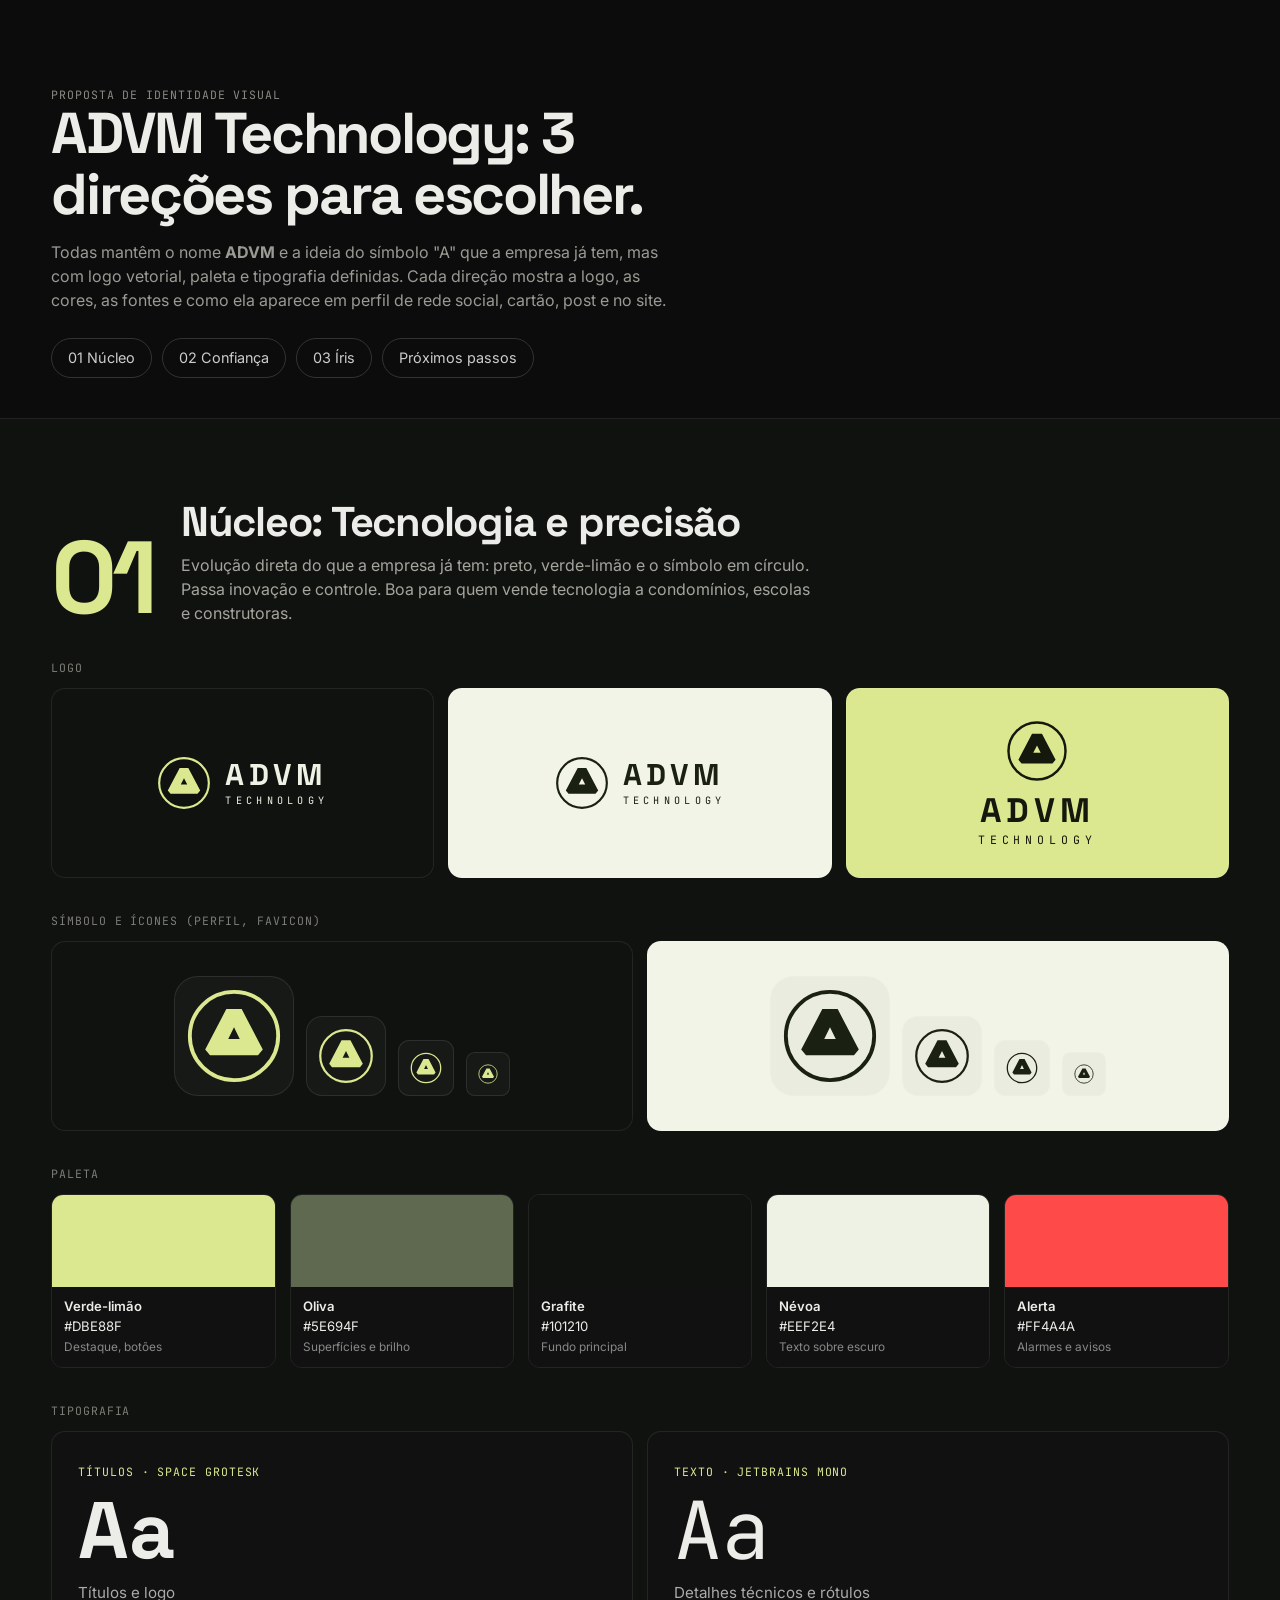
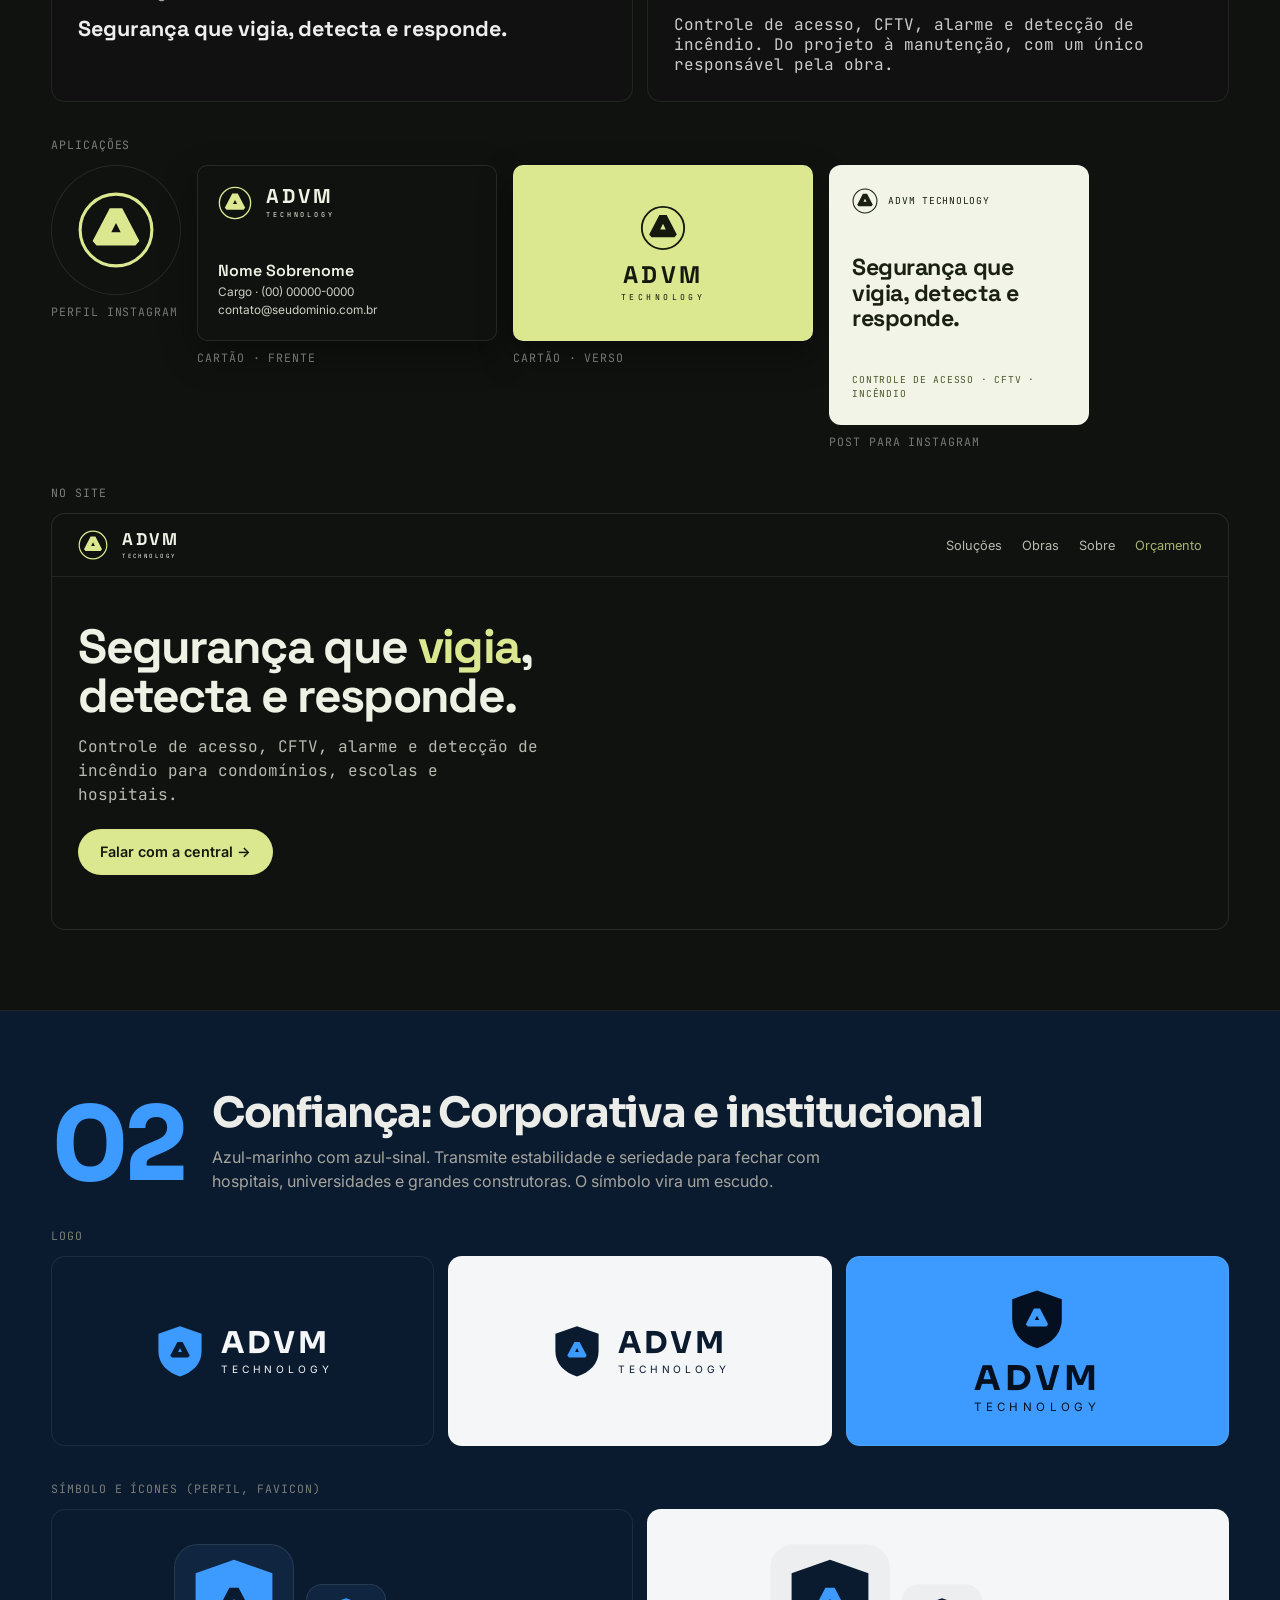
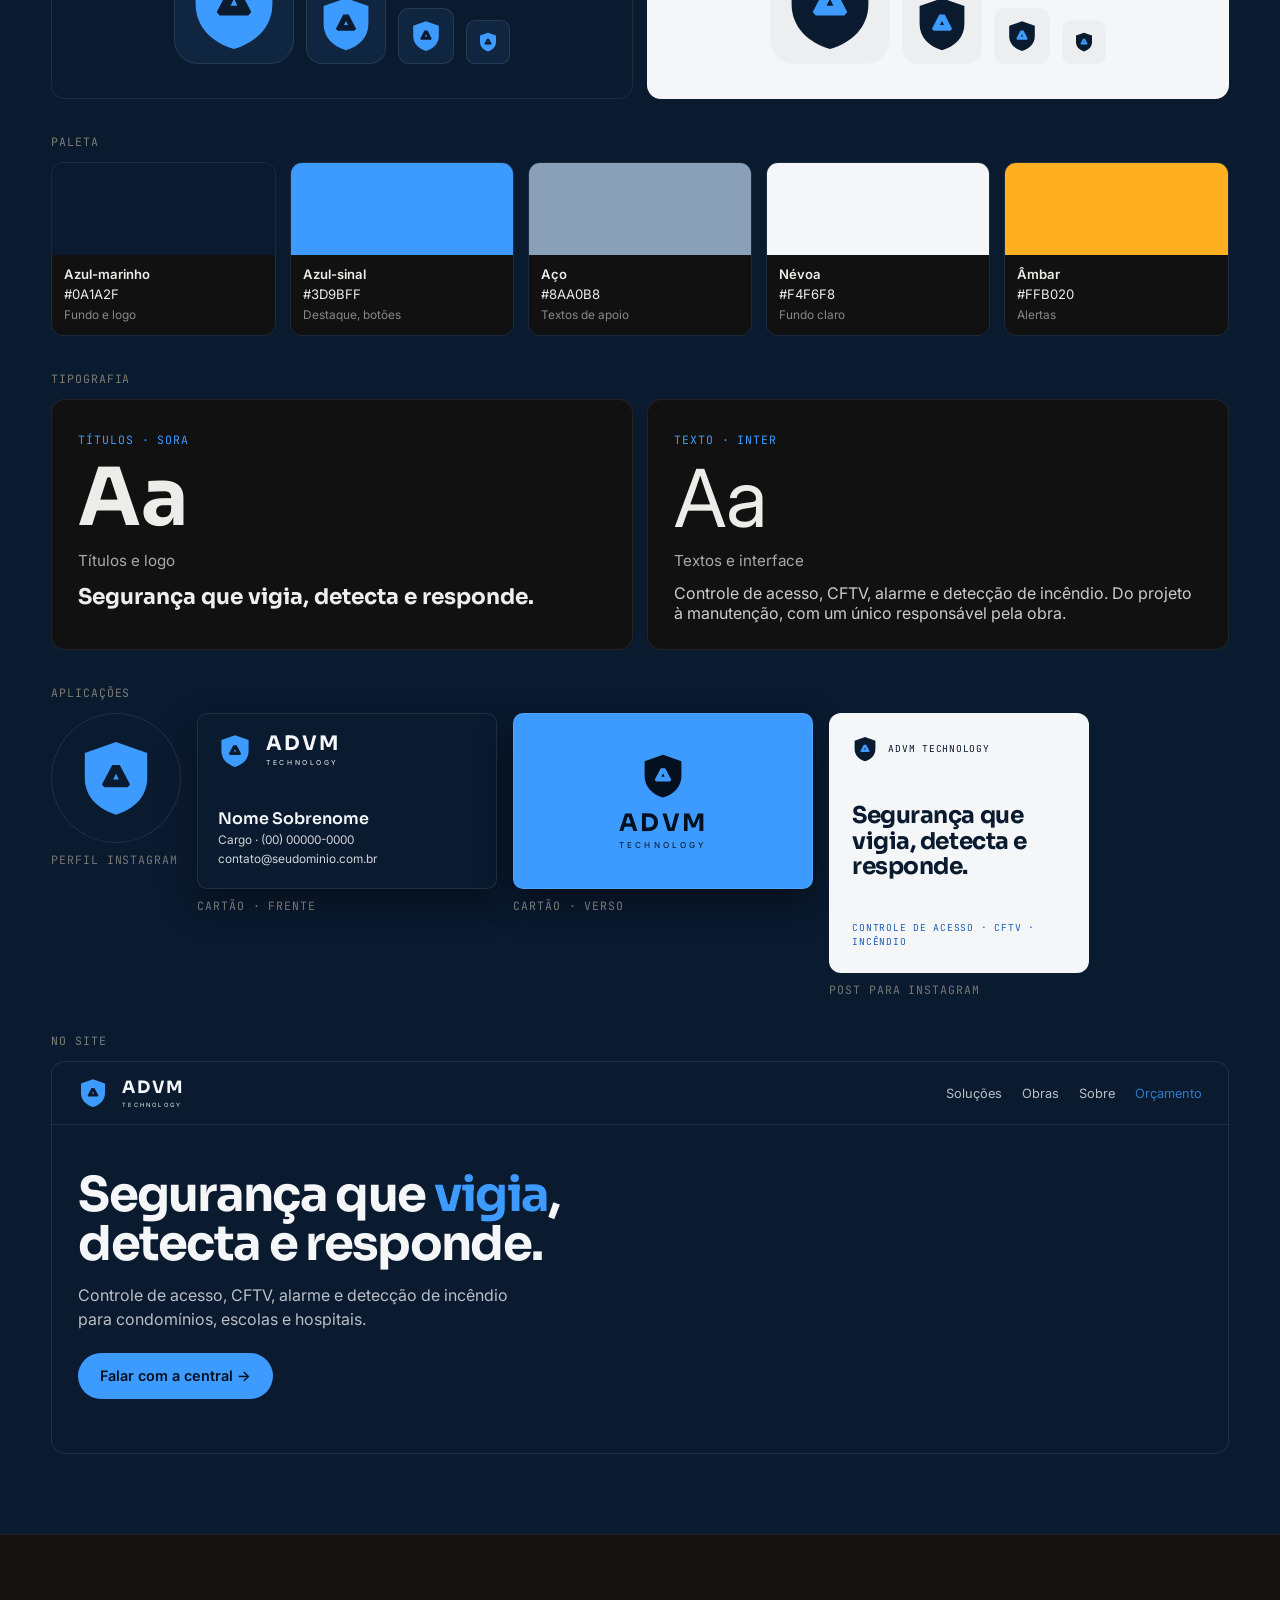
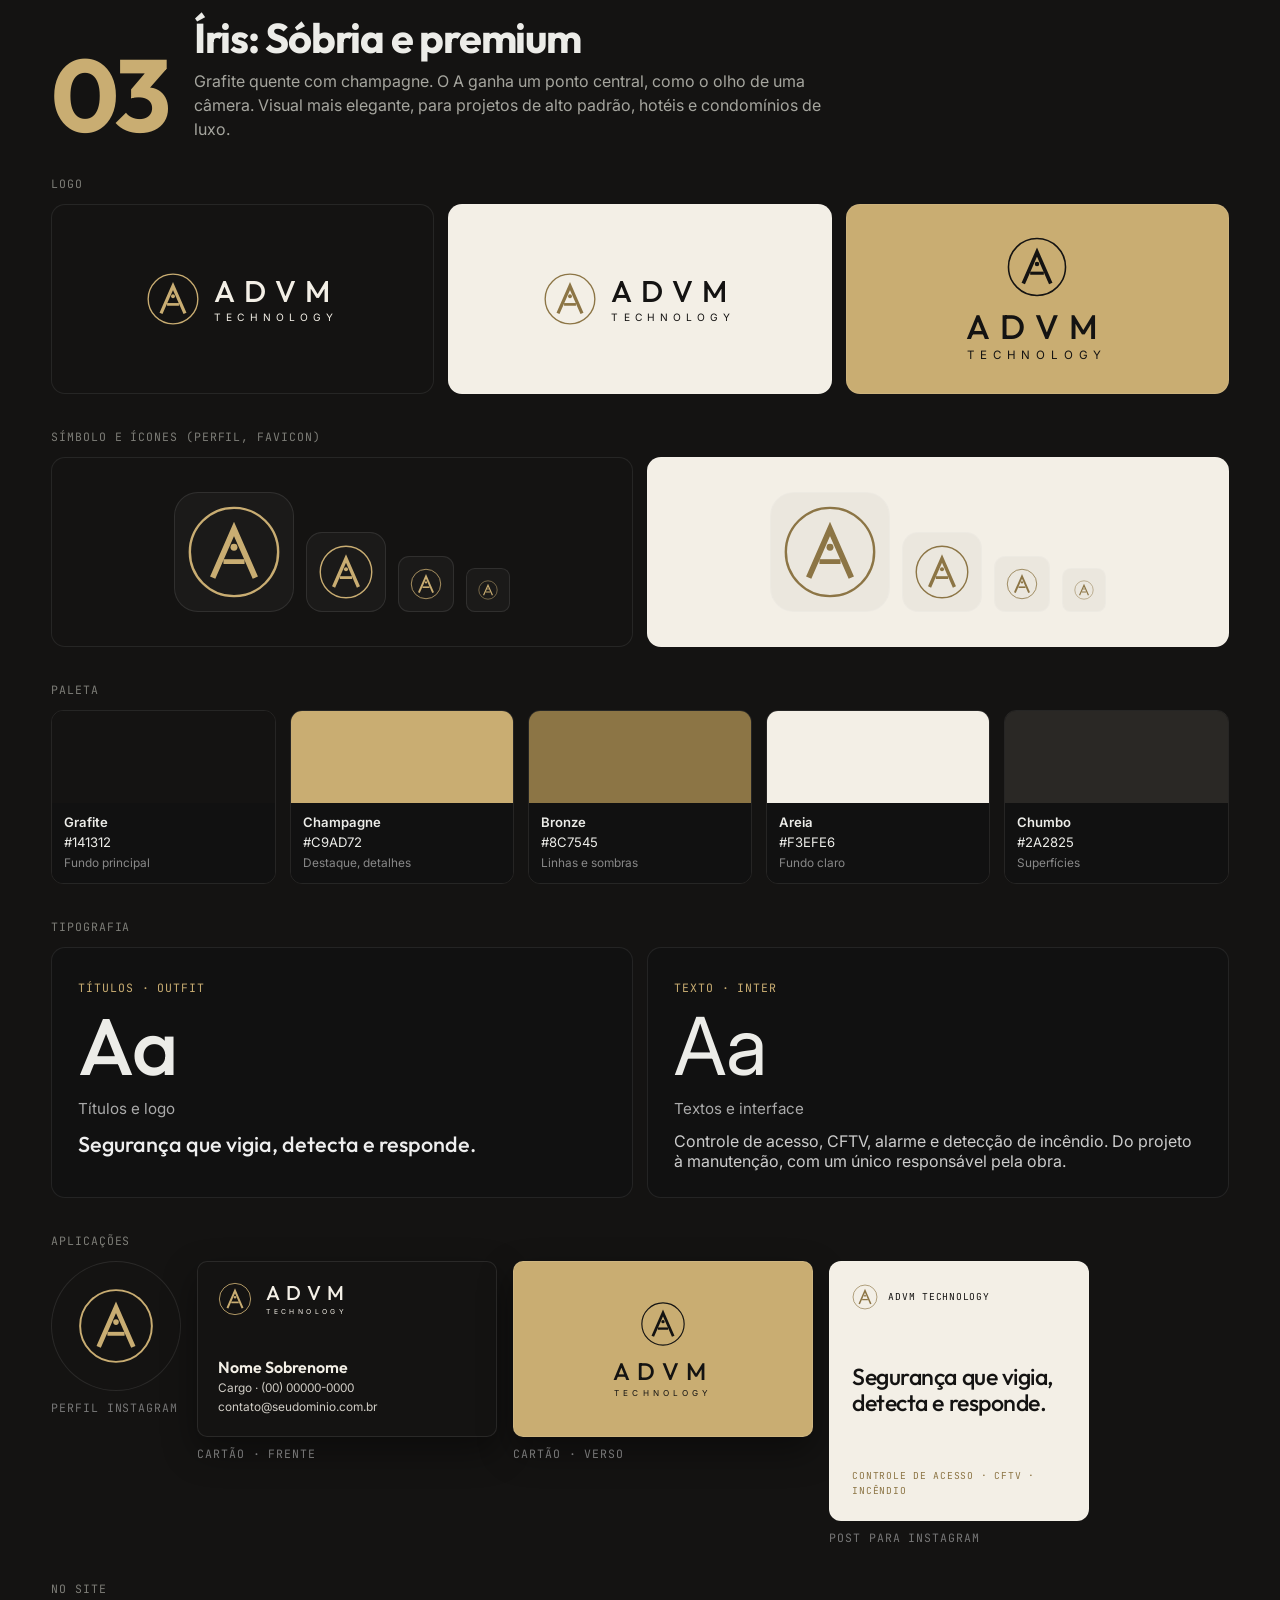
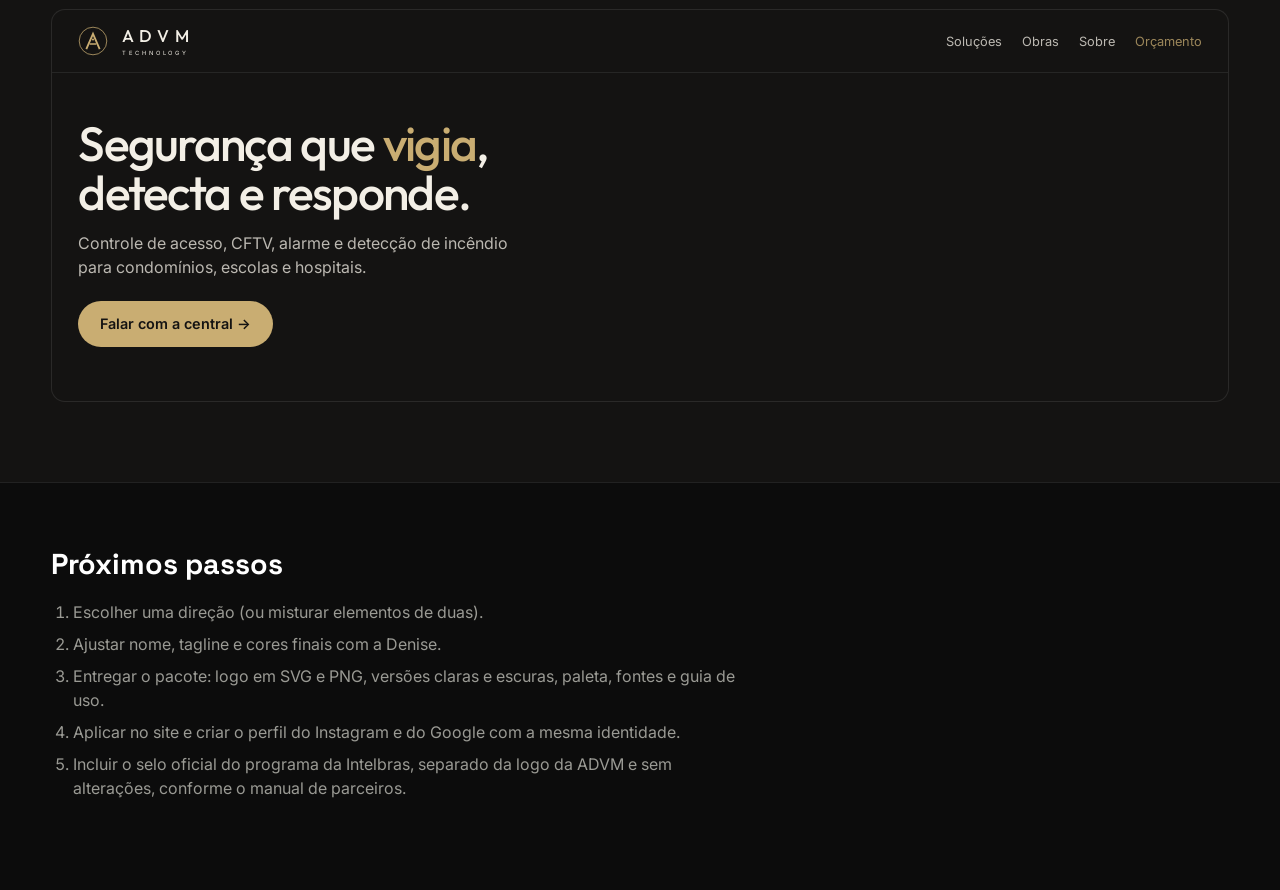
<file: identidade/index.html>
<!DOCTYPE html>
<html lang="pt-BR">
<head>
<meta charset="UTF-8">
<meta name="viewport" content="width=device-width, initial-scale=1">
<title>ADVM Technology | Identidade visual: 3 direções</title>
<link rel="preconnect" href="https://fonts.googleapis.com">
<link rel="preconnect" href="https://fonts.gstatic.com" crossorigin>
<link href="https://fonts.googleapis.com/css2?family=Inter:wght@400;500;600&family=JetBrains+Mono:wght@400;500&family=Outfit:wght@300;400;500;600&family=Sora:wght@400;600;700&family=Space+Grotesk:wght@400;500;700&display=swap" rel="stylesheet">
<style>
*{box-sizing:border-box;margin:0;padding:0}
body{background:#0c0c0c;color:#ecece8;font-family:'Inter',system-ui,sans-serif;line-height:1.5;-webkit-font-smoothing:antialiased}
.mono{font-family:'JetBrains Mono',monospace;font-size:.72rem;letter-spacing:.08em;text-transform:uppercase}
.wrap{width:min(1180px,92%);margin:0 auto}
.top{padding:70px 0 40px;border-bottom:1px solid #222}
.top h1{font-family:'Space Grotesk';font-size:clamp(2rem,5vw,3.6rem);letter-spacing:-.04em;line-height:1.05;max-width:20ch}
.top p{color:#9a9a94;max-width:62ch;margin-top:16px}
.nav{display:flex;gap:10px;margin-top:26px;flex-wrap:wrap}
.nav a{border:1px solid #333;border-radius:999px;padding:8px 16px;color:#ccc;text-decoration:none;font-size:.9rem}
.nav a:hover{border-color:#888;color:#fff}
.dir{padding:80px 0;border-bottom:1px solid #222;background:var(--page)}
.dir__h{display:grid;grid-template-columns:auto 1fr;gap:28px;align-items:end;margin-bottom:34px}
.dir__n{font-size:clamp(3.4rem,8vw,6.4rem);font-weight:700;color:var(--ac);line-height:.9;letter-spacing:-.05em;font-family:var(--f1)}
.dir__h h2{font-family:var(--f1);font-size:clamp(1.6rem,3.4vw,2.6rem);letter-spacing:-.03em;line-height:1.1}
.dir__h p{color:#a5a59e;margin-top:8px;max-width:64ch}
.lab{color:#7d7d77;margin:34px 0 12px}
.grid{display:grid;gap:14px}.g3{grid-template-columns:repeat(3,1fr)}.g2{grid-template-columns:1fr 1fr}.g5{grid-template-columns:repeat(5,1fr)}
.panel{border-radius:14px;min-height:190px;display:flex;align-items:center;justify-content:center;padding:28px;border:1px solid #ffffff14}
.lock{display:flex;align-items:center;gap:14px}.lock.v{flex-direction:column;gap:12px;text-align:center}
.lock svg{flex:none}
.wm{display:grid;line-height:1}.lock.v .wm{justify-items:center}
.wm b{font-family:var(--f1);font-weight:var(--wmw);letter-spacing:var(--wmls)}
.wm small{font-family:var(--f2);letter-spacing:var(--subls);margin-top:6px;font-size:.34em;font-weight:400;text-transform:uppercase}
.sw{border-radius:12px;overflow:hidden;border:1px solid #ffffff14}
.sw i{display:block;height:92px}.sw div{padding:10px 12px;background:#111;font-size:.82rem}.sw b{display:block;font-weight:600}.sw span{color:#888;font-size:.74rem}
.type{display:grid;grid-template-columns:1fr 1fr;gap:14px}
.t{border:1px solid #ffffff14;border-radius:14px;padding:26px;background:#111}
.t .aa{font-size:5rem;line-height:1;margin:8px 0 12px}.t p{color:#aaa;font-size:.95rem}.t .sample{color:#eee;font-size:1.35rem;margin-top:10px;line-height:1.25}
.apps{display:grid;grid-template-columns:repeat(4,auto);gap:16px;align-items:start;justify-content:start}
.av{width:130px;height:130px;border-radius:50%;display:grid;place-items:center;border:1px solid #ffffff18}
.fav{display:flex;gap:12px;align-items:flex-end;flex-wrap:wrap;justify-content:center}.fav div{display:grid;place-items:center;border-radius:20%;border:1px solid #ffffff18}
.card{width:300px;height:176px;border-radius:10px;padding:20px;display:flex;flex-direction:column;justify-content:space-between;border:1px solid #ffffff18;box-shadow:0 14px 34px #0006}
.card .nm{font-family:var(--f1);font-weight:600;font-size:1rem}.card .ct{font-size:.74rem;opacity:.85;line-height:1.55}
.post{width:260px;height:260px;border-radius:12px;padding:22px;display:flex;flex-direction:column;justify-content:space-between;border:1px solid #ffffff18}
.post h4{font-family:var(--f1);font-size:1.45rem;line-height:1.1;letter-spacing:-.02em;font-weight:var(--wmw)}
.mock{border-radius:14px;overflow:hidden;border:1px solid #ffffff18;margin-top:0}
.mock .bar{display:flex;justify-content:space-between;align-items:center;padding:16px 26px}
.mock .bar nav{display:flex;gap:20px;font-size:.8rem;opacity:.75}
.mock .hero{padding:46px 26px 54px}
.mock h3{font-family:var(--f1);font-size:clamp(1.8rem,4vw,3rem);line-height:1.02;letter-spacing:-.035em;max-width:16ch;font-weight:var(--wmw)}
.mock p{max-width:46ch;margin:14px 0 22px;opacity:.75}
.btn{display:inline-block;padding:12px 22px;border-radius:999px;font-weight:600;font-size:.9rem}
.use{display:grid;grid-template-columns:1fr 1fr;gap:14px}.use div{border:1px solid #ffffff14;border-radius:12px;padding:18px;background:#111;color:#bbb;font-size:.9rem}.use b{display:block;color:#eee;margin-bottom:4px}
.foot{padding:60px 0 90px;color:#9a9a94}.foot h2{color:#fff;font-family:'Space Grotesk';font-size:1.8rem;margin-bottom:14px}.foot ol{padding-left:22px;display:grid;gap:8px;max-width:70ch}
@media(max-width:900px){.g3,.g5{grid-template-columns:1fr 1fr}.apps{grid-template-columns:1fr 1fr}.type,.use,.g2{grid-template-columns:1fr}.dir__h{grid-template-columns:1fr}}
@media(max-width:560px){.panel{padding:18px}.wrap{width:90%}.g3,.g5,.apps{grid-template-columns:1fr}.card,.post{width:100%}}
</style>
</head>
<body>
<header class="top"><div class="wrap">
  <p class="mono" style="color:#8a8a84">Proposta de identidade visual</p>
  <h1>ADVM Technology: 3 direções para escolher.</h1>
  <p>Todas mantêm o nome <b>ADVM</b> e a ideia do símbolo "A" que a empresa já tem, mas com logo vetorial, paleta e tipografia definidas. Cada direção mostra a logo, as cores, as fontes e como ela aparece em perfil de rede social, cartão, post e no site.</p>
  <nav class="nav"><a href="#d1">01 Núcleo</a><a href="#d2">02 Confiança</a><a href="#d3">03 Íris</a><a href="#proximos">Próximos passos</a></nav>
</div></header>
<main id="out"></main>
<footer class="foot" id="proximos"><div class="wrap">
  <h2>Próximos passos</h2>
  <ol>
    <li>Escolher uma direção (ou misturar elementos de duas).</li>
    <li>Ajustar nome, tagline e cores finais com a Denise.</li>
    <li>Entregar o pacote: logo em SVG e PNG, versões claras e escuras, paleta, fontes e guia de uso.</li>
    <li>Aplicar no site e criar o perfil do Instagram e do Google com a mesma identidade.</li>
    <li>Incluir o selo oficial do programa da Intelbras, separado da logo da ADVM e sem alterações, conforme o manual de parceiros.</li>
  </ol>
</div></footer>
<script>
const P_A = "M42 22H58L80 64L75 70H25L20 64ZM50 41L56 53H44Z";
function mark(t, c1, c2, s) {
  const a = `width="${s}" height="${s}" viewBox="0 0 100 100" aria-hidden="true"`;
  if (t === "a") return `<svg ${a}><circle cx="50" cy="50" r="46" fill="none" stroke="${c1}" stroke-width="4"/><path fill="${c1}" fill-rule="evenodd" d="${P_A}"/></svg>`;
  if (t === "shield") return `<svg ${a}><path d="M50 4L90 18V50C90 74 73 90 50 97C27 90 10 74 10 50V18Z" fill="${c1}"/><path transform="translate(20 20) scale(.6)" fill="${c2}" fill-rule="evenodd" d="${P_A}"/></svg>`;
  return `<svg ${a}><circle cx="50" cy="50" r="46" fill="none" stroke="${c1}" stroke-width="2.5"/><path d="M29 74L50 26L71 74" fill="none" stroke="${c1}" stroke-width="6" stroke-linecap="square" stroke-linejoin="miter"/><path d="M39 60H61" stroke="${c1}" stroke-width="5"/><circle cx="50" cy="45" r="3.6" fill="${c2}"/></svg>`;
}
const D = [
 { id: "d1", n: "01", name: "Núcleo", tag: "Tecnologia e precisão", why: "Evolução direta do que a empresa já tem: preto, verde-limão e o símbolo em círculo. Passa inovação e controle. Boa para quem vende tecnologia a condomínios, escolas e construtoras.",
   m: "a", page: "#101210", bg: "#101210", fg: "#eef2e4", ac: "#dbe88f", ac2: "#dbe88f", light: "#f1f4e6", lfg: "#1a2012", on: "#14180d",
   f1: "'Space Grotesk',sans-serif", f2: "'JetBrains Mono',monospace", wmw: 700, wmls: ".14em", subls: ".42em", sub: "Technology", fn: ["Space Grotesk", "Títulos e logo"], fn2: ["JetBrains Mono", "Detalhes técnicos e rótulos"],
   pal: [["Verde-limão", "#dbe88f", "Destaque, botões"], ["Oliva", "#5e694f", "Superfícies e brilho"], ["Grafite", "#101210", "Fundo principal"], ["Névoa", "#eef2e4", "Texto sobre escuro"], ["Alerta", "#ff4a4a", "Alarmes e avisos"]] },
 { id: "d2", n: "02", name: "Confiança", tag: "Corporativa e institucional", why: "Azul-marinho com azul-sinal. Transmite estabilidade e seriedade para fechar com hospitais, universidades e grandes construtoras. O símbolo vira um escudo.",
   m: "shield", page: "#0a1a2f", bg: "#0a1a2f", fg: "#f4f6f8", ac: "#3d9bff", ac2: "#0a1a2f", light: "#f4f6f8", lfg: "#0a1a2f", on: "#04101f",
   f1: "'Sora',sans-serif", f2: "'Inter',sans-serif", wmw: 700, wmls: ".1em", subls: ".38em", sub: "Technology", fn: ["Sora", "Títulos e logo"], fn2: ["Inter", "Textos e interface"],
   pal: [["Azul-marinho", "#0a1a2f", "Fundo e logo"], ["Azul-sinal", "#3d9bff", "Destaque, botões"], ["Aço", "#8aa0b8", "Textos de apoio"], ["Névoa", "#f4f6f8", "Fundo claro"], ["Âmbar", "#ffb020", "Alertas"]] },
 { id: "d3", n: "03", name: "Íris", tag: "Sóbria e premium", why: "Grafite quente com champagne. O A ganha um ponto central, como o olho de uma câmera. Visual mais elegante, para projetos de alto padrão, hotéis e condomínios de luxo.",
   m: "iris", page: "#141312", bg: "#141312", fg: "#f3efe6", ac: "#c9ad72", ac2: "#c9ad72", light: "#f3efe6", lfg: "#141312", on: "#141312",
   f1: "'Outfit',sans-serif", f2: "'Inter',sans-serif", wmw: 500, wmls: ".3em", subls: ".5em", sub: "Technology", fn: ["Outfit", "Títulos e logo"], fn2: ["Inter", "Textos e interface"],
   pal: [["Grafite", "#141312", "Fundo principal"], ["Champagne", "#c9ad72", "Destaque, detalhes"], ["Bronze", "#8c7545", "Linhas e sombras"], ["Areia", "#f3efe6", "Fundo claro"], ["Chumbo", "#2a2825", "Superfícies"]] }
];
function lock(d, c1, c2, fg, v, size) {
  return `<div class="lock ${v ? "v" : ""}" style="color:${fg}">${mark(d.m, c1, c2, size)}<div class="wm" style="font-size:${v ? 34 : 30}px"><b>ADVM</b><small>${d.sub}</small></div></div>`;
}
document.getElementById("out").innerHTML = D.map(d => `
<section class="dir" id="${d.id}" style="--page:${d.page};--ac:${d.ac};--f1:${d.f1};--f2:${d.f2};--wmw:${d.wmw};--wmls:${d.wmls};--subls:${d.subls}">
<div class="wrap">
  <div class="dir__h"><div class="dir__n">${d.n}</div><div><h2>${d.name}: ${d.tag}</h2><p>${d.why}</p></div></div>

  <p class="lab mono">Logo</p>
  <div class="grid g3">
    <div class="panel" style="background:${d.bg}">${lock(d, d.ac, d.ac2, d.fg, false, 54)}</div>
    <div class="panel" style="background:${d.light}">${lock(d, d.id === "d2" ? "#0a1a2f" : d.id === "d3" ? "#8c7545" : "#1a2012", d.id === "d2" ? "#3d9bff" : d.id === "d3" ? "#8c7545" : "#1a2012", d.lfg, false, 54)}</div>
    <div class="panel" style="background:${d.ac}">${lock(d, d.on, d.m === "shield" ? d.ac : d.on, d.on, true, 62)}</div>
  </div>

  <p class="lab mono">Símbolo e ícones (perfil, favicon)</p>
  <div class="grid g2">
    <div class="panel" style="background:${d.bg}"><div class="fav" style="color:${d.fg}">
      ${[96, 56, 32, 20].map(s => `<div style="width:${s + 24}px;height:${s + 24}px;background:${d.id === "d2" ? "#0f2540" : "#ffffff08"}">${mark(d.m, d.ac, d.ac2, s)}</div>`).join("")}
    </div></div>
    <div class="panel" style="background:${d.light}"><div class="fav">
      ${[96, 56, 32, 20].map(s => `<div style="width:${s + 24}px;height:${s + 24}px;background:#00000008">${mark(d.m, d.id === "d2" ? "#0a1a2f" : d.id === "d3" ? "#8c7545" : "#1a2012", d.id === "d2" ? "#3d9bff" : d.id === "d3" ? "#8c7545" : "#1a2012", s)}</div>`).join("")}
    </div></div>
  </div>

  <p class="lab mono">Paleta</p>
  <div class="grid g5">${d.pal.map(p => `<div class="sw"><i style="background:${p[1]}"></i><div><b>${p[0]}</b>${p[1].toUpperCase()}<br><span>${p[2]}</span></div></div>`).join("")}</div>

  <p class="lab mono">Tipografia</p>
  <div class="type">
    <div class="t"><span class="mono" style="color:${d.ac}">Títulos · ${d.fn[0]}</span><div class="aa" style="font-family:${d.f1};font-weight:${d.wmw}">Aa</div><p>${d.fn[1]}</p><div class="sample" style="font-family:${d.f1};font-weight:${d.wmw}">Segurança que vigia, detecta e responde.</div></div>
    <div class="t"><span class="mono" style="color:${d.ac}">Texto · ${d.fn2[0]}</span><div class="aa" style="font-family:${d.f2}">Aa</div><p>${d.fn2[1]}</p><div class="sample" style="font-family:${d.f2};font-size:1rem;color:#ccc">Controle de acesso, CFTV, alarme e detecção de incêndio. Do projeto à manutenção, com um único responsável pela obra.</div></div>
  </div>

  <p class="lab mono">Aplicações</p>
  <div class="apps">
    <div><div class="av" style="background:${d.bg}">${mark(d.m, d.ac, d.ac2, 78)}</div><p class="mono" style="color:#777;margin-top:8px">Perfil Instagram</p></div>
    <div><div class="card" style="background:${d.bg};color:${d.fg}">${lock(d, d.ac, d.ac2, d.fg, false, 34).replace('font-size:30px', 'font-size:20px')}<div><div class="nm">Nome Sobrenome</div><div class="ct">Cargo · (00) 00000-0000<br>contato@seudominio.com.br</div></div></div><p class="mono" style="color:#777;margin-top:8px">Cartão · frente</p></div>
    <div><div class="card" style="background:${d.ac};color:${d.on};align-items:center;justify-content:center">${lock(d, d.on, d.m === "shield" ? d.ac : d.on, d.on, true, 46).replace('font-size:34px', 'font-size:24px')}</div><p class="mono" style="color:#777;margin-top:8px">Cartão · verso</p></div>
    <div><div class="post" style="background:${d.light};color:${d.lfg}"><div style="display:flex;align-items:center;gap:10px">${mark(d.m, d.id === "d2" ? "#0a1a2f" : d.id === "d3" ? "#8c7545" : "#1a2012", d.id === "d2" ? "#3d9bff" : d.id === "d3" ? "#8c7545" : "#1a2012", 26)}<span class="mono" style="font-size:.6rem">ADVM Technology</span></div><h4>Segurança que vigia, detecta e responde.</h4><span class="mono" style="font-size:.6rem;color:${d.id === "d2" ? "#1c5fb5" : d.id === "d3" ? "#8c7545" : "#4a5a2a"}">Controle de acesso · CFTV · Incêndio</span></div><p class="mono" style="color:#777;margin-top:8px">Post para Instagram</p></div>
  </div>

  <p class="lab mono">No site</p>
  <div class="mock" style="background:${d.bg};color:${d.fg}">
    <div class="bar" style="border-bottom:1px solid #ffffff14">${lock(d, d.ac, d.ac2, d.fg, false, 30).replace('font-size:30px', 'font-size:17px')}<nav><span>Soluções</span><span>Obras</span><span>Sobre</span><span style="color:${d.ac}">Orçamento</span></nav></div>
    <div class="hero"><h3 style="color:${d.fg}">Segurança que <span style="color:${d.ac}">vigia</span>, detecta e responde.</h3><p style="font-family:${d.f2}">Controle de acesso, CFTV, alarme e detecção de incêndio para condomínios, escolas e hospitais.</p><span class="btn" style="background:${d.ac};color:${d.on}">Falar com a central →</span></div>
  </div>
</div></section>`).join("");
</script>
</body>
</html>
</file>
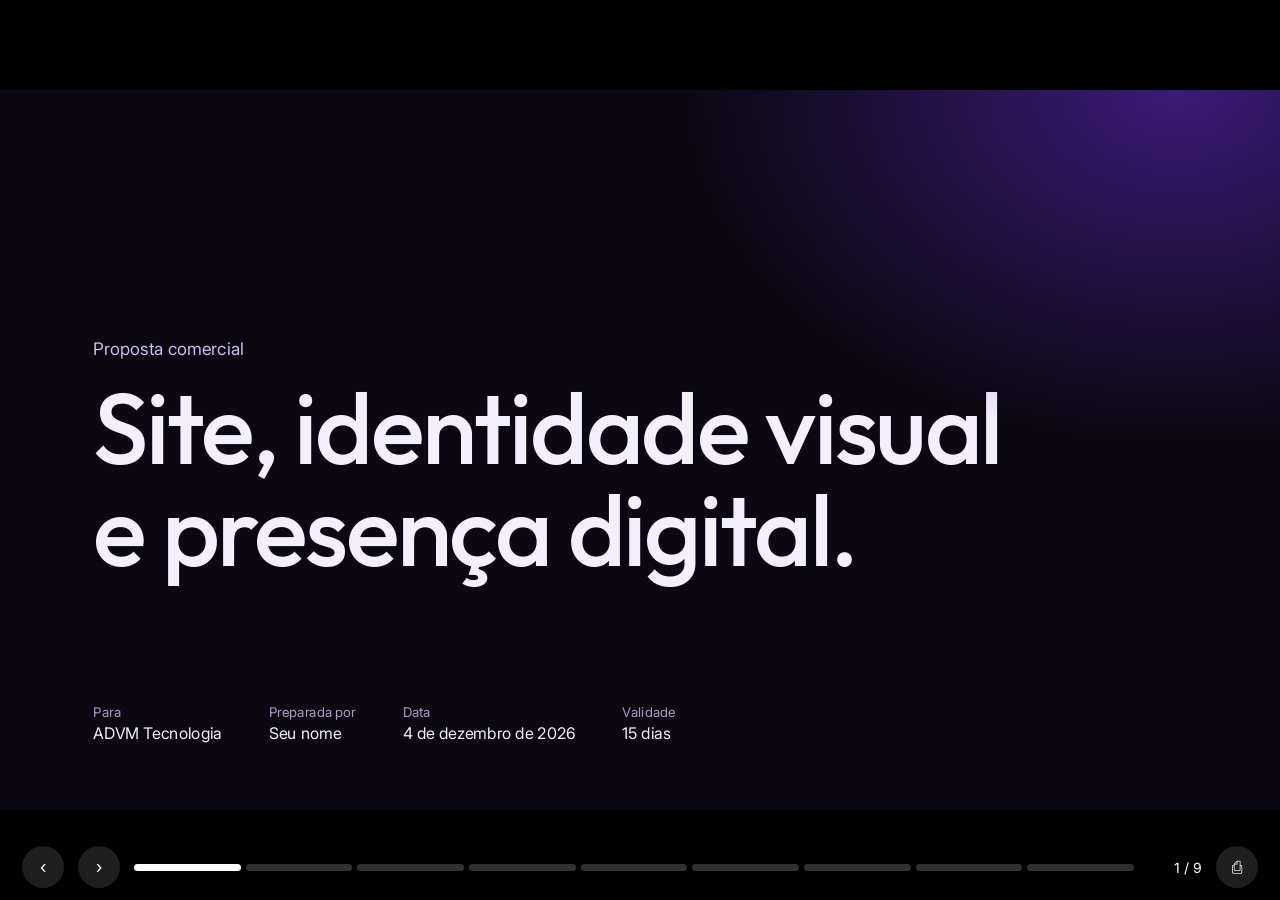
<file: orcamento/index.html>
<!DOCTYPE html>
<html lang="pt-BR">
<head>
<meta charset="UTF-8">
<meta name="viewport" content="width=device-width, initial-scale=1">
<title>Proposta comercial | ADVM Tecnologia</title>
<link rel="preconnect" href="https://fonts.googleapis.com">
<link rel="preconnect" href="https://fonts.gstatic.com" crossorigin>
<link href="https://fonts.googleapis.com/css2?family=Inter:wght@400;500;600&family=Outfit:wght@300;400;500;600&display=swap" rel="stylesheet">
<style>
:root{--night:#0b0812;--plum:#190926;--vio:#7c35fd;--lav:#c9bff2;--mist:#f3effd;--mut:#a79dc9;--line:#2c2147}
*{box-sizing:border-box;margin:0;padding:0}
html,body{height:100%;background:#000;overflow:hidden;font-family:'Inter',system-ui,sans-serif;-webkit-font-smoothing:antialiased}
#stage{position:absolute;left:50%;top:50%;width:1920px;height:1080px;transform-origin:0 0;background:var(--night);color:var(--mist);overflow:hidden}
.slide{position:absolute;inset:0;padding:110px 140px 100px;opacity:0;visibility:hidden;transition:opacity .45s,transform .45s;transform:translateX(30px)}
.slide.on{opacity:1;visibility:visible;transform:none}.slide.past{transform:translateX(-30px)}
.glow{position:absolute;inset:0;background:radial-gradient(ellipse 55% 70% at 92% 0,#3a1b78 0,transparent 70%);pointer-events:none}
h1,h2,h3,.num{font-family:'Outfit',sans-serif;font-weight:500;letter-spacing:-.025em;line-height:1.02}
h2{font-size:82px;max-width:1300px;margin-bottom:56px}
.k{font-size:26px;color:var(--lav);margin-bottom:22px}
.mut{color:var(--mut)}
p{font-size:30px;line-height:1.5}
.small{font-size:23px}
.logo{display:flex;align-items:center;gap:20px}.logo b{font-family:'Outfit';font-weight:500;font-size:44px;letter-spacing:.08em;display:block;line-height:1}.logo small{font-family:'Outfit';font-weight:300;font-size:17px;letter-spacing:.34em;color:var(--lav);display:block;margin-top:7px}
.foot{position:absolute;left:140px;right:140px;bottom:44px;display:flex;justify-content:space-between;color:#7d72a3;font-size:20px}
/* capa */
.cover{display:grid;align-content:space-between}
.cover h1{font-size:150px;max-width:1400px}
.cover .meta{display:grid;grid-template-columns:repeat(4,auto);gap:70px;justify-content:start;font-size:24px}
.cover .meta dt{color:var(--mut);font-size:20px;margin-bottom:6px}
/* colunas */
.cols{display:grid;grid-template-columns:repeat(3,1fr);gap:0;border-top:2px solid var(--line)}
.cols>div{padding:36px 44px 0 0}.cols>div+div{padding-left:44px;border-left:1px solid var(--line)}
.cols h3{font-size:44px;margin-bottom:18px}.cols p{font-size:27px;color:#d6cdf2}
ul.l{list-style:none;display:grid;gap:14px;font-size:27px;color:#d6cdf2}ul.l li{padding-left:34px;position:relative;line-height:1.35}ul.l li::before{content:"";position:absolute;left:0;top:.5em;width:14px;height:14px;border-radius:50%;background:var(--vio)}
ul.l.no li::before{background:none;border:2px solid #6b5f93}
/* caminho */
.path{display:grid;grid-template-columns:repeat(3,1fr);gap:70px;position:relative;margin-top:30px}
.path::before{content:"";position:absolute;left:0;right:0;top:34px;border-top:3px solid var(--line)}
.path>div{position:relative;padding-top:92px}
.path .dot{position:absolute;top:10px;left:0;width:52px;height:52px;border-radius:50%;background:var(--night);border:4px solid var(--vio);display:grid;place-items:center;font-family:'Outfit';font-size:26px}
.path h3{font-size:54px;margin-bottom:14px}.path p{font-size:27px;color:#d6cdf2}
.tag{display:inline-block;margin-top:20px;padding:8px 20px;border-radius:999px;border:1px solid var(--vio);color:var(--lav);font-size:21px}
.tag.ok{background:var(--vio);color:#fff}
/* preço */
.price{font-family:'Outfit';font-weight:500;font-size:110px;letter-spacing:-.03em;line-height:1}
.price small{font-size:34px;font-weight:300;color:var(--mut);letter-spacing:0}
.two{display:grid;grid-template-columns:1fr 1fr;gap:0;border-top:2px solid var(--line)}
.two>div{padding:34px 54px 0 0}.two>div+div{padding-left:54px;border-left:1px solid var(--line)}
.two h3{font-size:50px;margin-bottom:6px}.two .for{font-size:23px;color:var(--mut);margin-bottom:22px;min-height:60px}
.two .price{margin:6px 0 26px}.hl h3{color:var(--lav)}
.badge{font-size:20px;background:var(--vio);padding:5px 16px;border-radius:999px;vertical-align:middle;margin-left:14px;font-family:'Inter';letter-spacing:0}
.three{display:grid;grid-template-columns:repeat(3,1fr);gap:0;border-top:2px solid var(--line)}
.three>div{padding:34px 40px 0 0}.three>div+div{padding-left:40px;border-left:1px solid var(--line)}
.three h3{font-size:46px;margin-bottom:6px}.three .for{font-size:22px;color:var(--mut);margin-bottom:18px;min-height:56px}.three .price{font-size:84px;margin:4px 0 22px}.three ul.l{font-size:24px;gap:12px}.three .hl h3{color:var(--lav)}
/* tabela */
.tbl{width:100%;border-collapse:collapse}.tbl th{font:500 22px 'Inter';color:var(--mut);text-align:left;padding:0 0 16px;border-bottom:2px solid var(--line)}
.tbl td{padding:22px 0;border-bottom:1px solid var(--line);font-size:32px;vertical-align:top}.tbl td:last-child,.tbl th:last-child{text-align:right;white-space:nowrap}
.tbl td small{display:block;font-size:21px;color:var(--mut);margin-top:4px}
.tbl tr.tot td{border-bottom:0;font-family:'Outfit';font-size:56px;padding-top:30px}.tbl tr.rec td{color:var(--lav)}
.sc{display:grid;grid-template-columns:1fr 1fr 1fr;gap:0;border-top:2px solid var(--line);margin-top:6px}
.sc>div{padding:30px 40px 0 0}.sc>div+div{padding-left:40px;border-left:1px solid var(--line)}
.sc h3{font-size:36px;margin-bottom:12px}.sc .price{font-size:78px;margin:10px 0 14px}.sc p{font-size:23px;color:#d6cdf2}.sc .rc{background:linear-gradient(#1c1033,transparent);margin-top:-2px}
/* condições */
.cond{display:grid;grid-template-columns:1fr 1fr;gap:70px 90px}.cond h3{font-size:42px;margin-bottom:14px;color:var(--lav)}.cond p{font-size:26px;color:#d6cdf2;line-height:1.45}
/* steps */
.steps{display:grid;grid-template-columns:repeat(4,1fr);gap:50px;margin-top:20px;counter-reset:s}
.steps>div{border-top:3px solid var(--vio);padding-top:28px}.steps h3{font-size:48px;margin-bottom:12px}.steps p{font-size:26px;color:#d6cdf2}
.steps .w{font-size:21px;color:var(--lav);margin-bottom:12px}
/* UI */
#hud{position:fixed;left:0;right:0;bottom:0;z-index:5;display:flex;align-items:center;gap:14px;padding:12px 22px;background:linear-gradient(transparent,#000c);opacity:0;transition:opacity .3s}
body.ui #hud,#hud:hover{opacity:1}
#hud button{width:42px;height:42px;border-radius:50%;border:0;background:#ffffff1f;color:#fff;font:inherit;font-size:17px;cursor:pointer}#hud button:hover{background:#ffffff40}
#bar{flex:1;display:flex;gap:5px;height:7px}#bar i{flex:1;background:#ffffff30;border-radius:4px;cursor:pointer}#bar i.on{background:#fff}
#cnt{color:#fff;font:14px 'Inter';min-width:54px;text-align:right}
@media print{
  @page{size:1920px 1080px;margin:0}
  html,body{overflow:visible;height:auto;background:#000}
  #stage{position:static;transform:none!important;width:1920px;height:auto;overflow:visible}
  .slide{position:relative;opacity:1!important;visibility:visible!important;transform:none!important;height:1080px;page-break-after:always;break-after:page;transition:none}
  #hud{display:none}
}
</style>
</head>
<body>
<div id="stage"></div>
<div id="hud"><button id="bp" aria-label="Anterior">‹</button><button id="bn" aria-label="Próximo">›</button><div id="bar"></div><span id="cnt"></span><button id="bpr" aria-label="Imprimir ou salvar em PDF" title="Imprimir ou salvar em PDF">⎙</button></div>
<script>
/* ========= EDITE AQUI: seus dados e valores ========= */
const CFG = {
  de: "Seu nome",                         // quem apresenta a proposta
  contato: "(00) 00000-0000 · voce@seudominio.com.br",
  para: "ADVM Tecnologia",
  responsavel: "Denise",
  validadeDias: 15,
  site: 1400,                              // já aprovado
  ident: { essencial: 2800, profissional: 5500 },
  plano: { presenca: 1500, conteudo: 3200, crescimento: 6500 },   // por mês
  setup: 2400,                             // setup do funil de conteúdo (uma vez)
  descIdent: 0.15,                         // desconto na identidade ao contratar um plano
  mesesMin: 6,
  entrada: 0.5
};
/* =================================================== */
const brl = n => "R$ " + Math.round(n).toLocaleString("pt-BR");
const data = new Date().toLocaleDateString("pt-BR", { day: "numeric", month: "long", year: "numeric" });
const C = CFG, dIdent = C.ident.profissional * (1 - C.descIdent);
const rec = C.site + dIdent + C.setup;
const mark = `<svg viewBox="0 0 100 100" width="62" height="62" aria-hidden="true"><path d="M12 34V12H34M66 12H88V34M88 66V88H66M34 88H12V66" fill="none" stroke="#7c35fd" stroke-width="7" stroke-linecap="square"/><path d="M32 70L50 30L68 70" fill="none" stroke="#c9bff2" stroke-width="7.5"/><path d="M40 58H60" stroke="#c9bff2" stroke-width="5"/></svg>`;
const foot = (n) => `<div class="foot"><span>Proposta para ${C.para}</span><span>${n}</span></div>`;
const slides = [
`<section class="slide cover"><div class="glow"></div>
  <div class="logo" style="visibility:hidden">${mark}<div><b>ADVM</b><small>tecnologia</small></div></div>
  <div><p class="k">Proposta comercial</p><h1>Site, identidade visual e presença digital.</h1></div>
  <dl class="meta"><div><dt>Para</dt><dd>${C.para}</dd></div><div><dt>Preparada por</dt><dd>${C.de}</dd></div><div><dt>Data</dt><dd>${data}</dd></div><div><dt>Validade</dt><dd>${C.validadeDias} dias</dd></div></dl></section>`,

`<section class="slide"><div class="glow"></div><p class="k">Ponto de partida</p><h2>A ADVM entrega obras grandes. Falta uma presença à altura.</h2>
  <div class="cols"><div><h3>O que a ADVM faz</h3><p>Controle de acesso, câmeras, alarme e detecção de incêndio em escolas, universidades, condomínios, hotéis e hospitais.</p></div>
  <div><h3>O que falta hoje</h3><ul class="l"><li>Site próprio</li><li>Logo em vetor, com cores e regras de uso</li><li>Perfil no Google e nas redes</li></ul></div>
  <div><h3>Onde queremos chegar</h3><p>Ser encontrada por quem contrata obras de segurança e passar a confiança que o trabalho já merece.</p></div></div>${foot(2)}</section>`,

`<section class="slide"><div class="glow"></div><p class="k">O caminho</p><h2>Três etapas, cada uma sustenta a seguinte.</h2>
  <div class="path"><div><span class="dot">1</span><h3>Site</h3><p>A vitrine da empresa: serviços, obras e um jeito simples de pedir orçamento.</p><span class="tag ok">Aprovado</span></div>
  <div><span class="dot">2</span><h3>Identidade visual</h3><p>Logo, cores, fontes e regras. É o que faz o site, o uniforme e as redes parecerem uma só empresa.</p><span class="tag">Proposta nesta apresentação</span></div>
  <div><span class="dot">3</span><h3>Presença contínua</h3><p>Perfil no Google, redes e manutenção do site, todo mês, com relatório de resultados.</p><span class="tag">Opcional, mensal</span></div></div>${foot(3)}</section>`,

`<section class="slide"><div class="glow"></div><p class="k">Etapa 1</p><h2>Site institucional</h2>
  <div class="two"><div><div class="price">${brl(C.site)}<small> pagamento único</small></div><ul class="l"><li>Site de uma página, que funciona bem no celular</li><li>Serviços, obras, etapas de trabalho e contato</li><li>Botão e formulário que abrem o WhatsApp</li><li>Publicação no ar e ajuste final com você</li></ul></div>
  <div><p class="small mut" style="margin-bottom:20px">Fica de fora, e pode ser contratado à parte</p><ul class="l no"><li>Domínio e hospedagem (custo da empresa, com ajuda na configuração)</li><li>Textos e fotos além dos que forem enviados</li><li>Novas páginas depois da entrega</li></ul></div></div>${foot(4)}</section>`,

`<section class="slide"><div class="glow"></div><p class="k">Etapa 2</p><h2>Identidade visual, do zero</h2>
  <div class="two"><div><h3>Essencial</h3><p class="for">Para ter uma marca profissional e começar a usar.</p><div class="price">${brl(C.ident.essencial)}</div><ul class="l"><li>Logo em vetor, em versões escura, clara e vertical</li><li>Paleta de cores e duas fontes</li><li>Mini guia de uso</li><li>Avatar e ícone do site</li></ul></div>
  <div class="hl"><h3>Profissional<span class="badge">Recomendado</span></h3><p class="for">Para a marca aparecer igual em tudo.</p><div class="price">${brl(C.ident.profissional)}</div><ul class="l"><li>Tudo do Essencial</li><li>Manual de marca completo</li><li>Cartão, assinatura de e-mail e capa de rede social</li><li>Arte do uniforme, do adesivo e dos modelos de post</li></ul></div></div>
  <p class="small mut" style="margin-top:30px">O valor é só do trabalho de criação. Impressão, bordado, uniformes, adesivação de veículo e fachada são feitos por fornecedores e orçados à parte.</p>${foot(5)}</section>`,

`<section class="slide"><div class="glow"></div><p class="k">Etapa 3</p><h2>Conteúdo todo mês</h2>
  <div class="two"><div class="hl"><div class="price">${brl(C.plano.conteudo)}<small> por mês</small></div><ul class="l"><li>12 posts e 2 vídeos curtos por mês</li><li>Instagram e LinkedIn geridos</li><li>Site mantido e perfil do Google atualizado</li><li>Relatório mensal de contatos</li></ul></div>
  <div><p class="small mut" style="margin-bottom:20px">Antes de começar, uma preparação feita uma vez só</p><div class="price" style="font-size:84px">${brl(C.setup)}</div><ul class="l"><li>Estratégia e plano de 90 dias</li><li>10 roteiros de vídeo</li><li>Página de captação com WhatsApp</li></ul></div></div>
  <p class="small mut" style="margin-top:34px">Contrato mínimo de ${C.mesesMin} meses. Quer algo diferente? Uma rede social com 8 posts e Google: ${brl(C.plano.presenca)} por mês. Plano Crescimento, ${brl(C.plano.crescimento)} por mês: 20 posts, mais vídeos, funil, gestão de anúncios e <b>1 diária de gravação presencial por mês</b> na Grande São Paulo, feita pessoalmente por nós (verba de anúncios e deslocamento fora da região à parte).</p>${foot(6)}</section>`,

`<section class="slide"><div class="glow"></div><p class="k">Investimento</p><h2>O resumo, em números.</h2>
  <table class="tbl"><tbody>
   <tr><td>Site<small>já aprovado</small></td><td>${brl(C.site)}</td></tr>
   <tr><td>Identidade visual Profissional<small>${Math.round(C.descIdent * 100)}% de desconto por contratar o conteúdo mensal (de ${brl(C.ident.profissional)})</small></td><td>${brl(dIdent)}</td></tr>
   <tr><td>Preparação do conteúdo<small>feita uma vez</small></td><td>${brl(C.setup)}</td></tr>
   <tr class="tot rec"><td>Para começar</td><td>${brl(rec)}</td></tr>
   <tr class="tot"><td>Depois, todo mês<small style="font-size:22px;color:#a79dc9">contrato mínimo de ${C.mesesMin} meses</small></td><td>${brl(C.plano.conteudo)}</td></tr>
  </tbody></table>
  <p class="small mut" style="margin-top:30px">Prefere começar menor? Site mais identidade Essencial (${brl(C.site + C.ident.essencial)}) e o plano Presença por ${brl(C.plano.presenca)} por mês.</p>${foot(7)}</section>`,

`<section class="slide"><div class="glow"></div><p class="k">Condições</p><h2>Como funciona o combinado.</h2>
  <div class="cond"><div><h3>Pagamento</h3><p>${Math.round(C.entrada * 100)}% de entrada para começar e o restante na entrega. Pix ou transferência. Plano mensal pago todo dia 5.</p></div>
  <div><h3>Ajustes</h3><p>Até 2 rodadas de ajuste em cada entrega. Pedidos além disso são orçados à parte.</p></div>
  <div><h3>Direitos de uso</h3><p>Depois do pagamento final, a logo e os arquivos são da ${C.para}, com todos os direitos de uso.</p></div>
  <div><h3>Prazos</h3><p>Identidade em cerca de 3 semanas. Plano mensal começa após a aprovação. Prazos contam a partir do envio do material pela empresa.</p></div></div>${foot(8)}</section>`,

`<section class="slide"><div class="glow"></div><p class="k">Próximos passos</p><h2>Para começar, são quatro passos.</h2>
  <div class="steps"><div><div class="w">Esta semana</div><h3>Aprovar</h3><p>Escolher a identidade e o plano mensal.</p></div><div><div class="w">Em seguida</div><h3>Assinar</h3><p>Confirmar o combinado por escrito.</p></div><div><div class="w">No início</div><h3>Entrada</h3><p>Pagamento de ${Math.round(C.entrada * 100)}% para reservar a agenda.</p></div><div><div class="w">Logo depois</div><h3>Começar</h3><p>Reunião de partida e envio de fotos, textos e arquivos.</p></div></div>
  <div style="margin-top:90px;border-top:2px solid var(--line);padding-top:34px"><p class="mut" style="font-size:24px">Dúvidas ou ajustes na proposta</p><p style="font-size:40px;font-family:'Outfit'">${C.de} · ${C.contato}</p><p class="mut" style="font-size:22px;margin-top:10px">Proposta válida por ${C.validadeDias} dias a partir de ${data}.</p></div>${foot(9)}</section>`
];
const st = document.getElementById("stage"); st.innerHTML = slides.join("");
const els = [...st.querySelectorAll(".slide")], bar = document.getElementById("bar"); bar.innerHTML = els.map((_, i) => `<i data-i="${i}"></i>`).join("");
let cur = 0;
function go(i) { cur = Math.max(0, Math.min(els.length - 1, i)); els.forEach((e, k) => { e.classList.toggle("on", k === cur); e.classList.toggle("past", k < cur); }); [...bar.children].forEach((b, k) => b.classList.toggle("on", k <= cur)); document.getElementById("cnt").textContent = `${cur + 1} / ${els.length}`; history.replaceState(null, "", "#" + (cur + 1)); }
function fit() { const s = Math.min(innerWidth / 1920, innerHeight / 1080); st.style.transform = `translate(${-960 * s}px,${-540 * s}px) scale(${s})`; }
addEventListener("resize", fit); fit();
document.getElementById("bn").onclick = () => go(cur + 1); document.getElementById("bp").onclick = () => go(cur - 1); document.getElementById("bpr").onclick = () => print();
bar.addEventListener("click", e => { if (e.target.dataset.i) go(+e.target.dataset.i); });
addEventListener("keydown", e => { if (["ArrowRight", "PageDown", " "].includes(e.key)) { e.preventDefault(); go(cur + 1); } else if (["ArrowLeft", "PageUp"].includes(e.key)) go(cur - 1); else if (e.key === "Home") go(0); else if (e.key === "End") go(els.length - 1); });
st.addEventListener("click", e => { const r = st.getBoundingClientRect(); go(e.clientX > r.left + r.width / 2 ? cur + 1 : cur - 1); });
let t; const ui = () => { document.body.classList.add("ui"); clearTimeout(t); t = setTimeout(() => document.body.classList.remove("ui"), 2400); }; addEventListener("pointermove", ui); ui();
go((parseInt(location.hash.slice(1)) || 1) - 1);
</script>
</body>
</html>
</file>
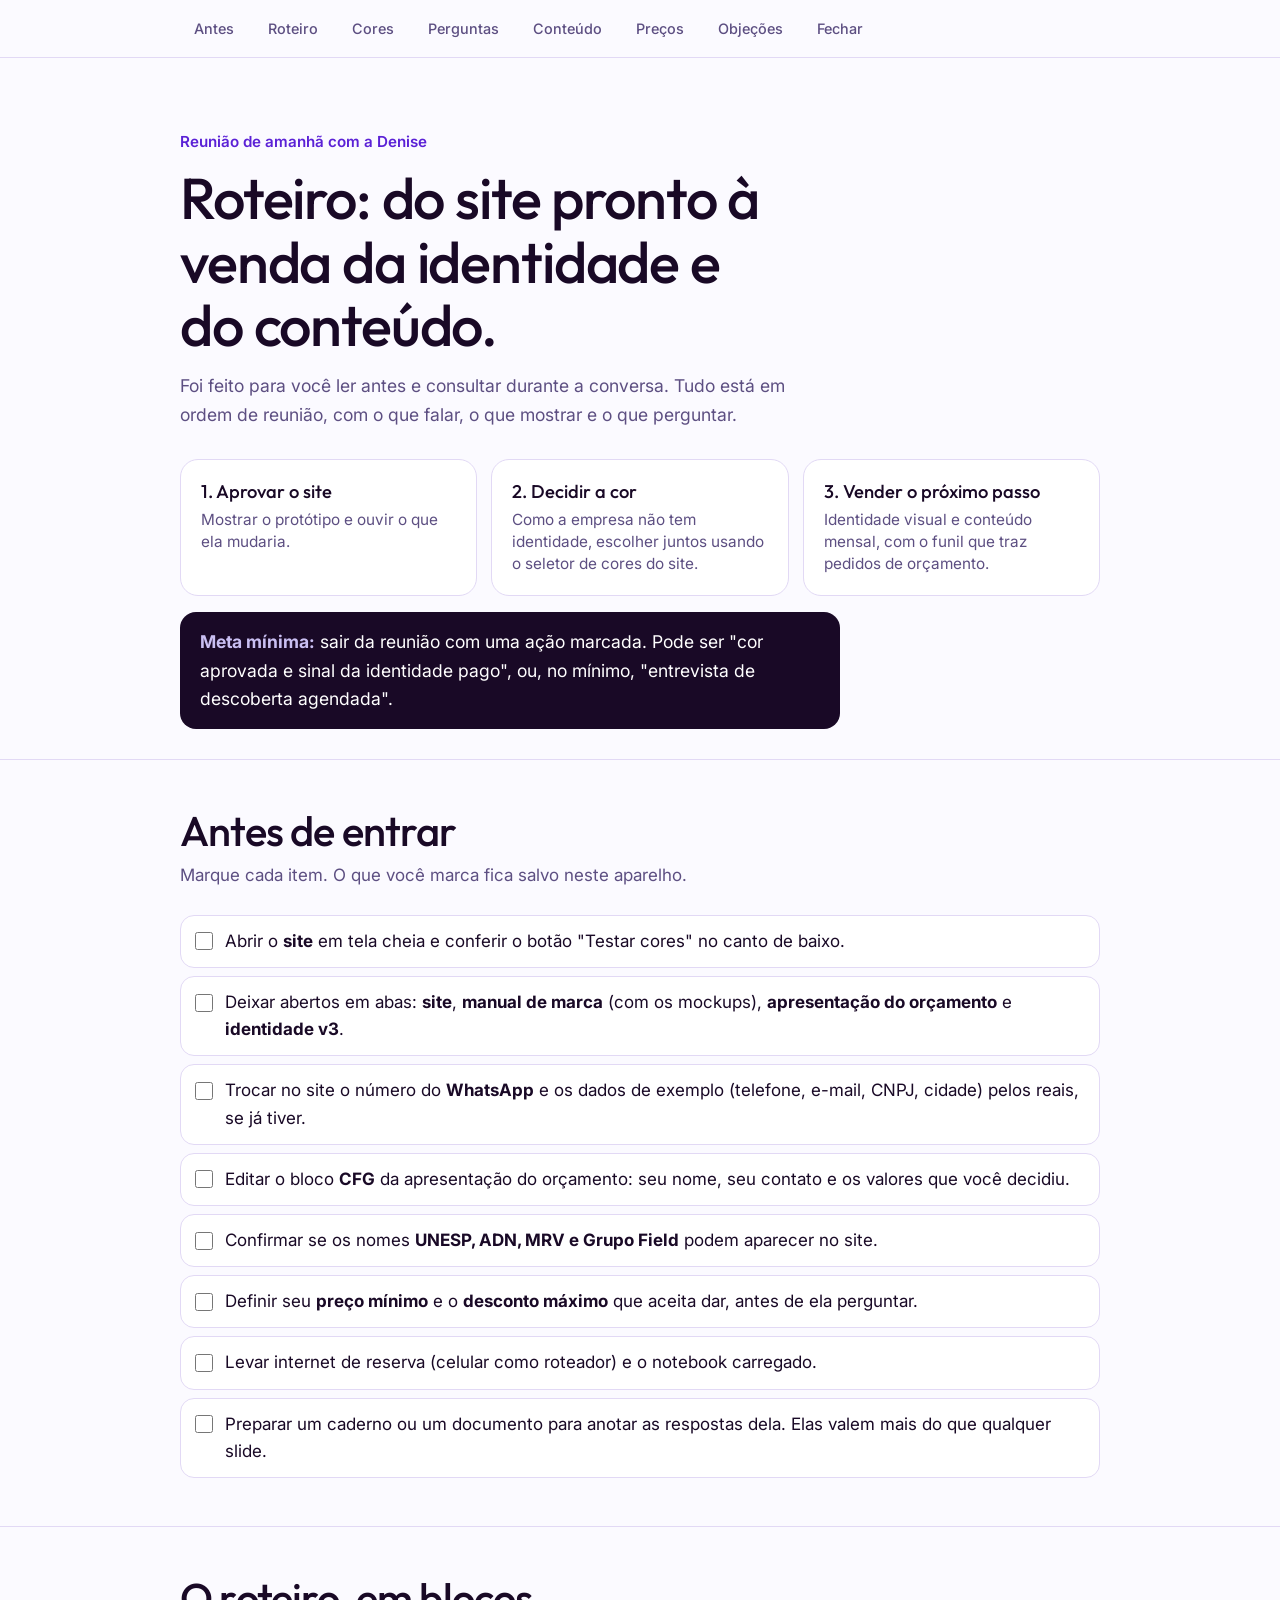
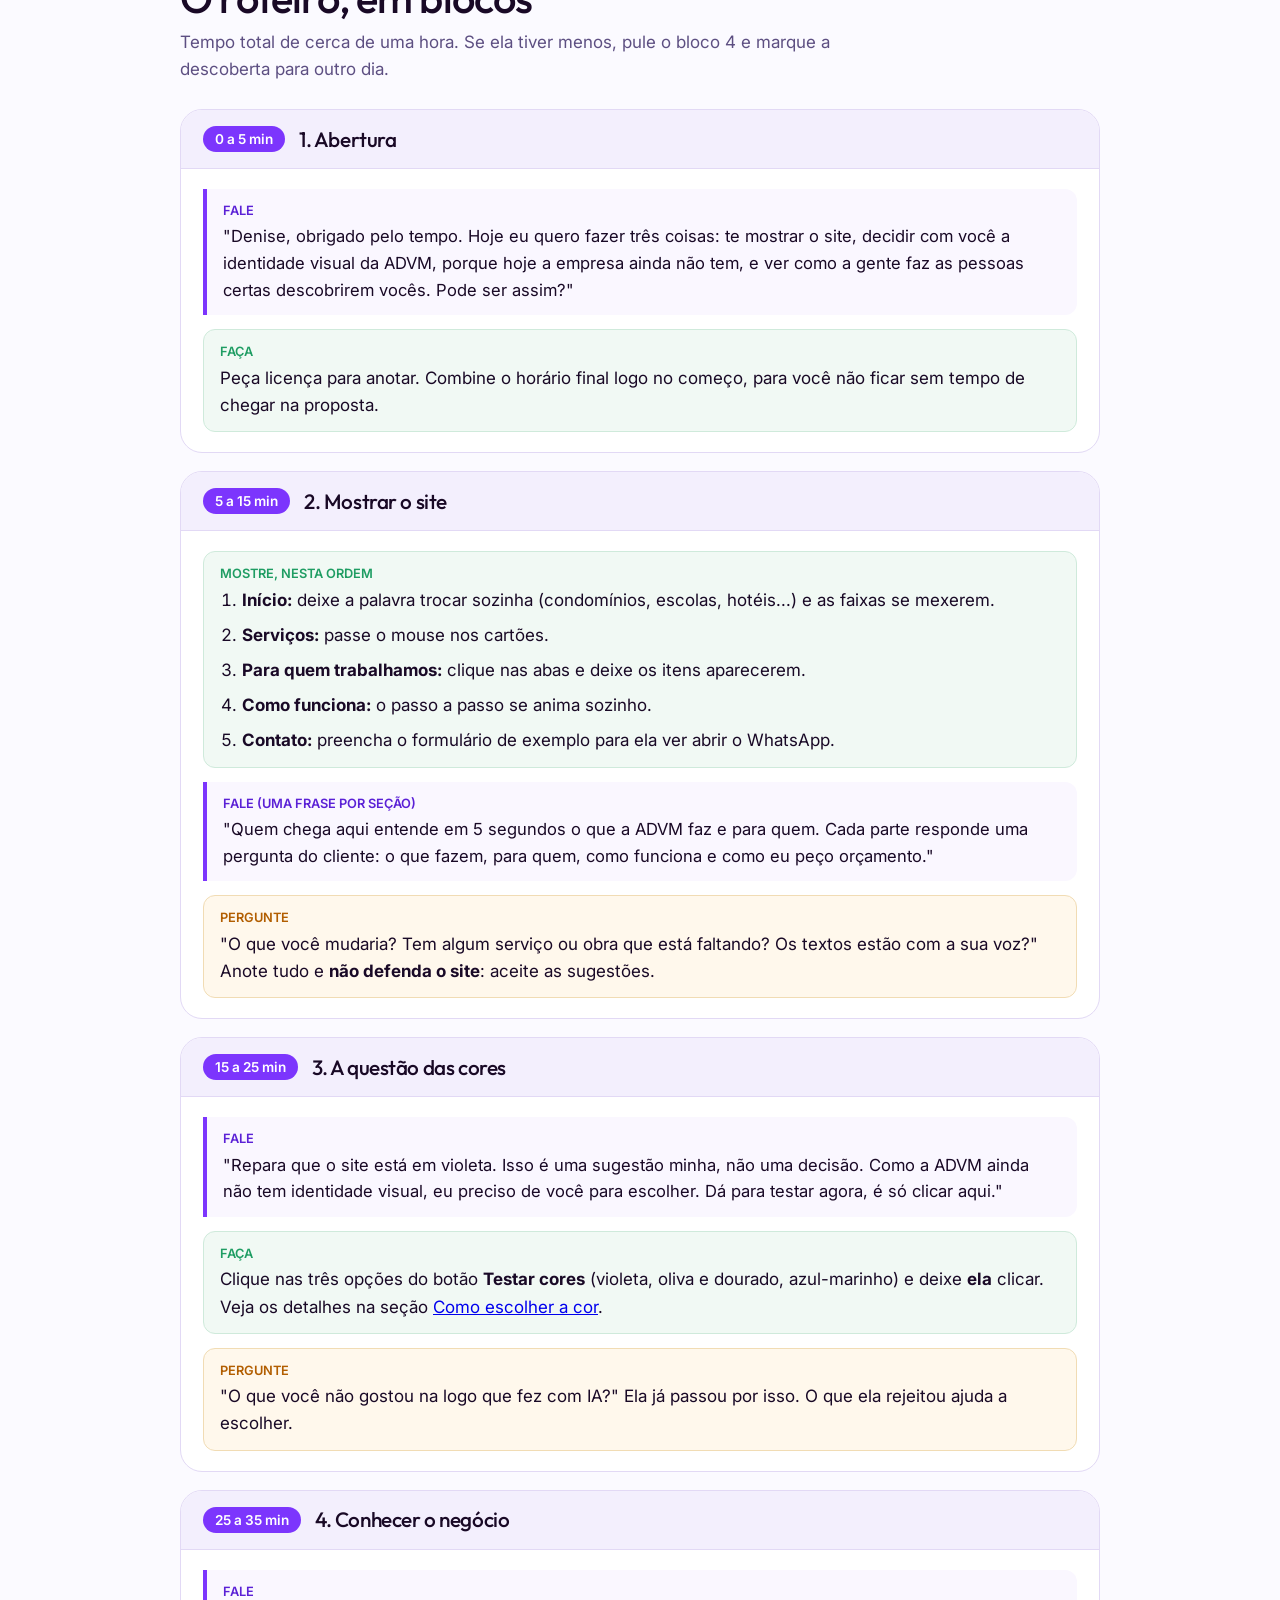
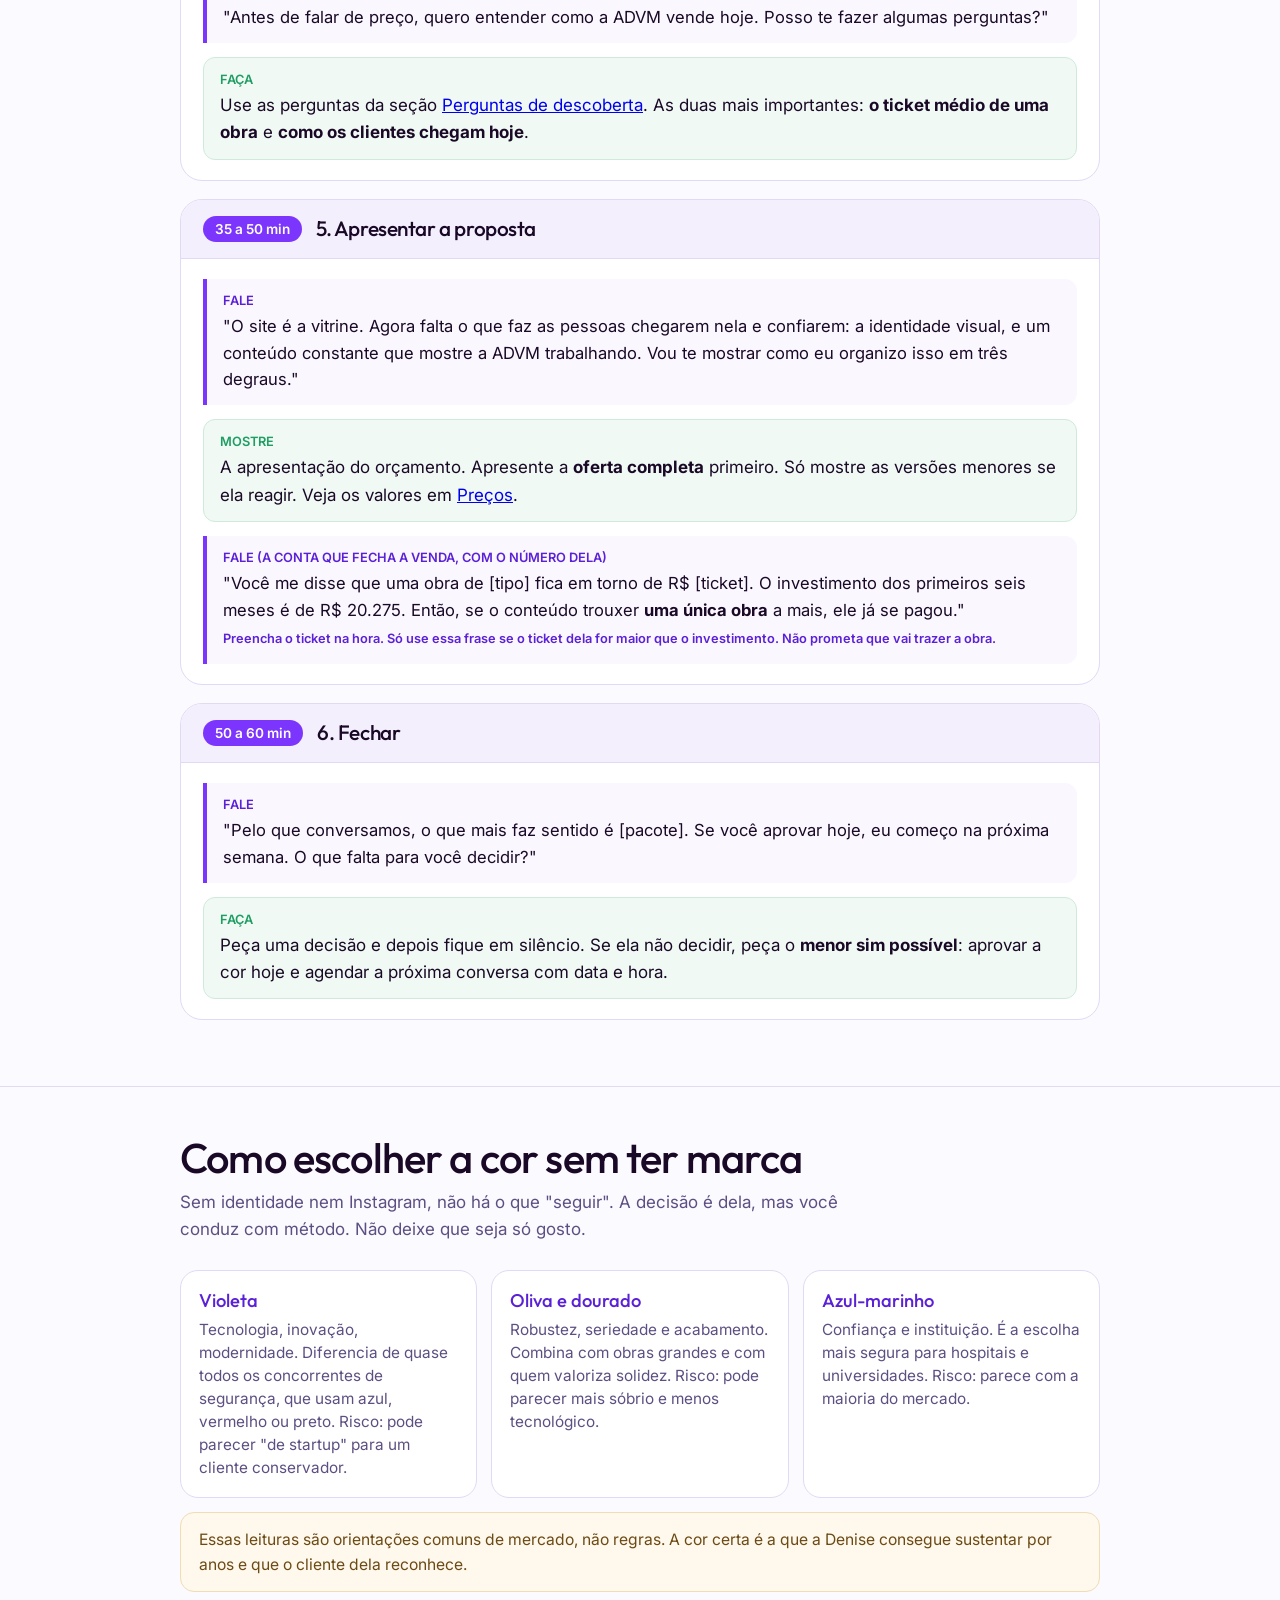
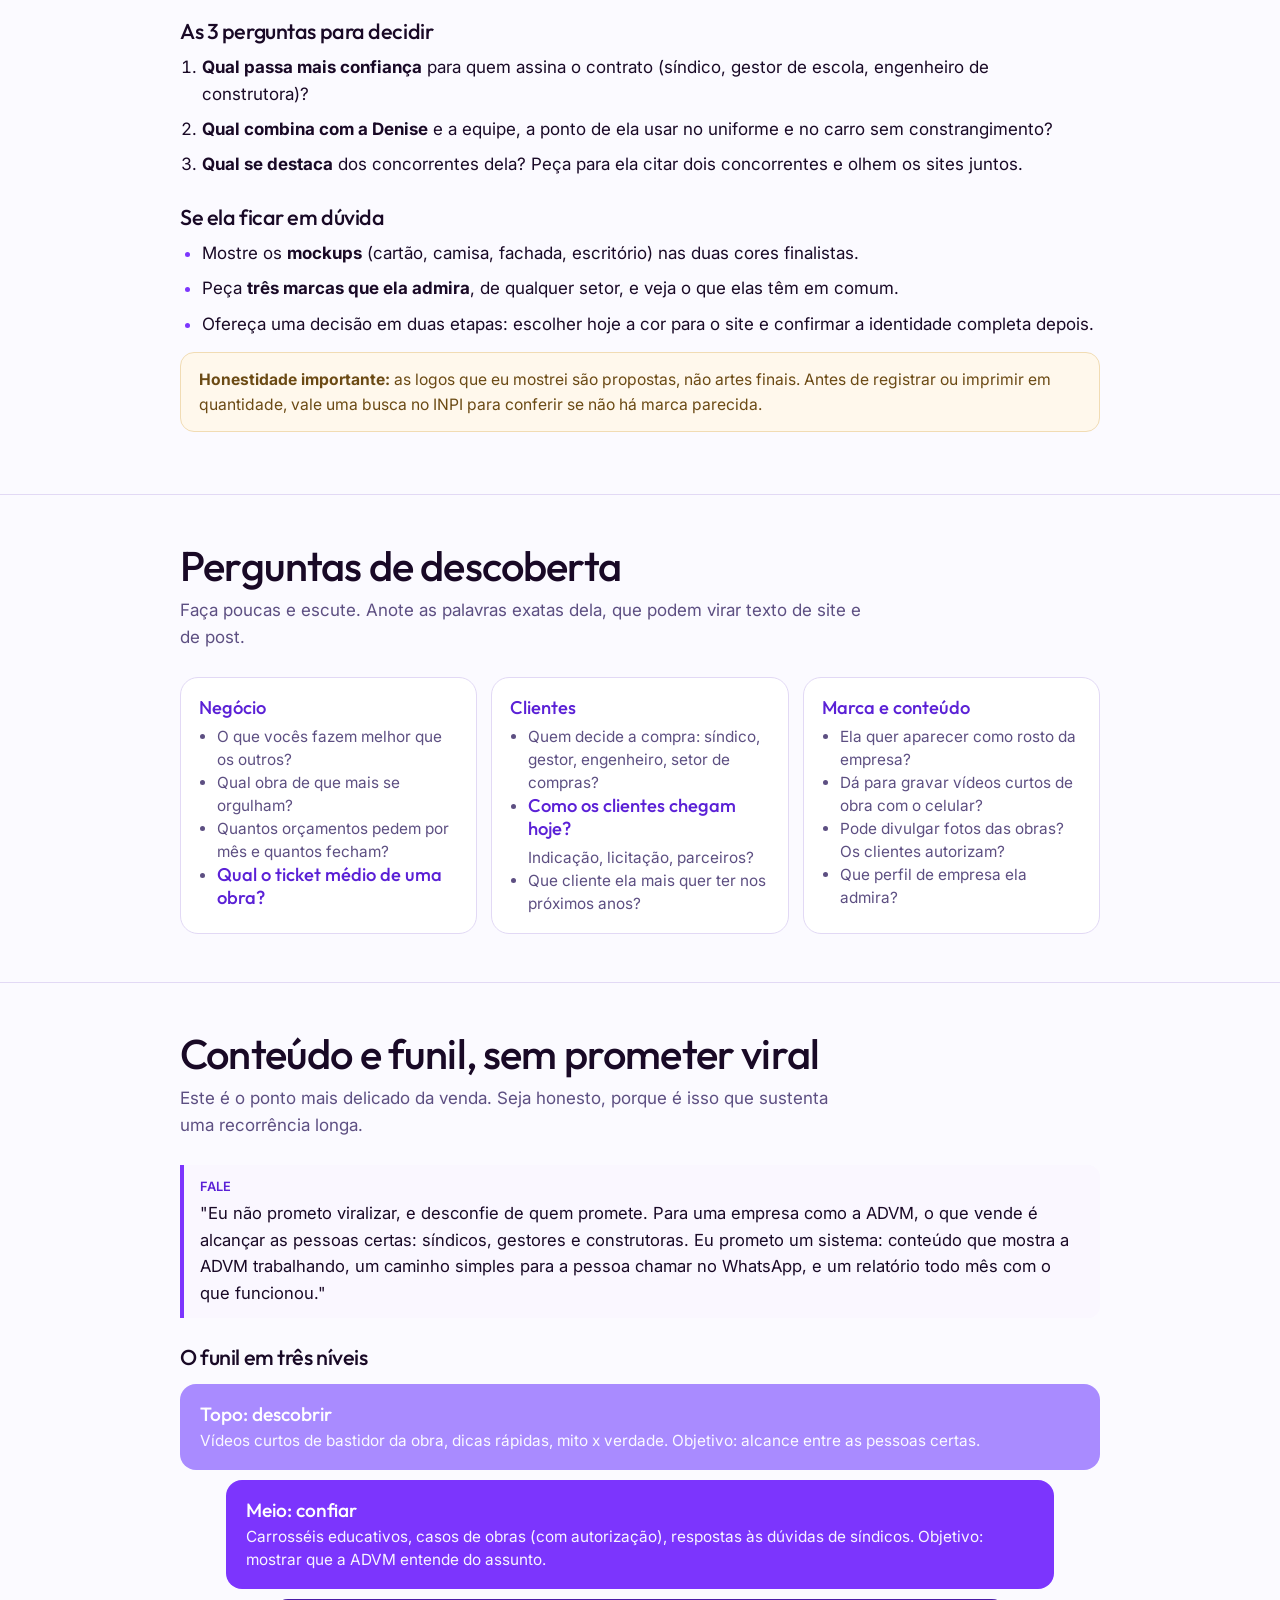
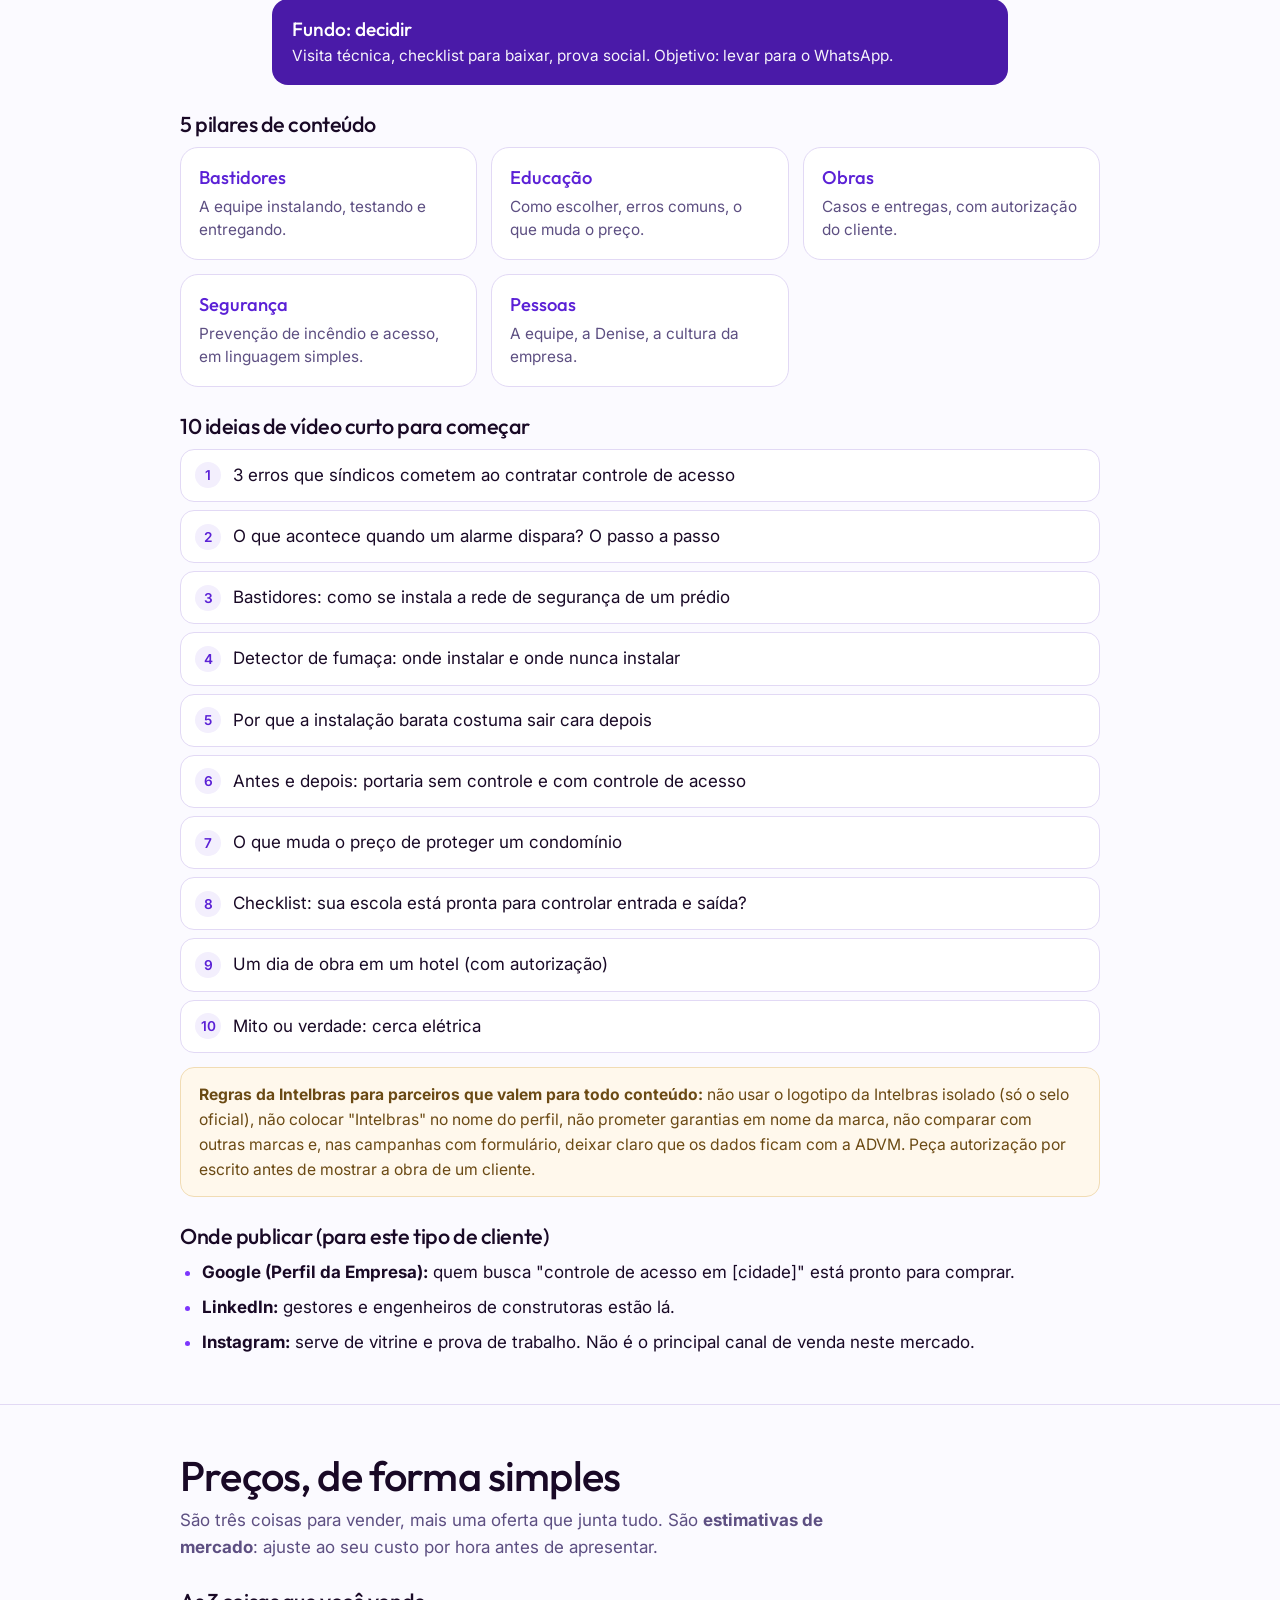
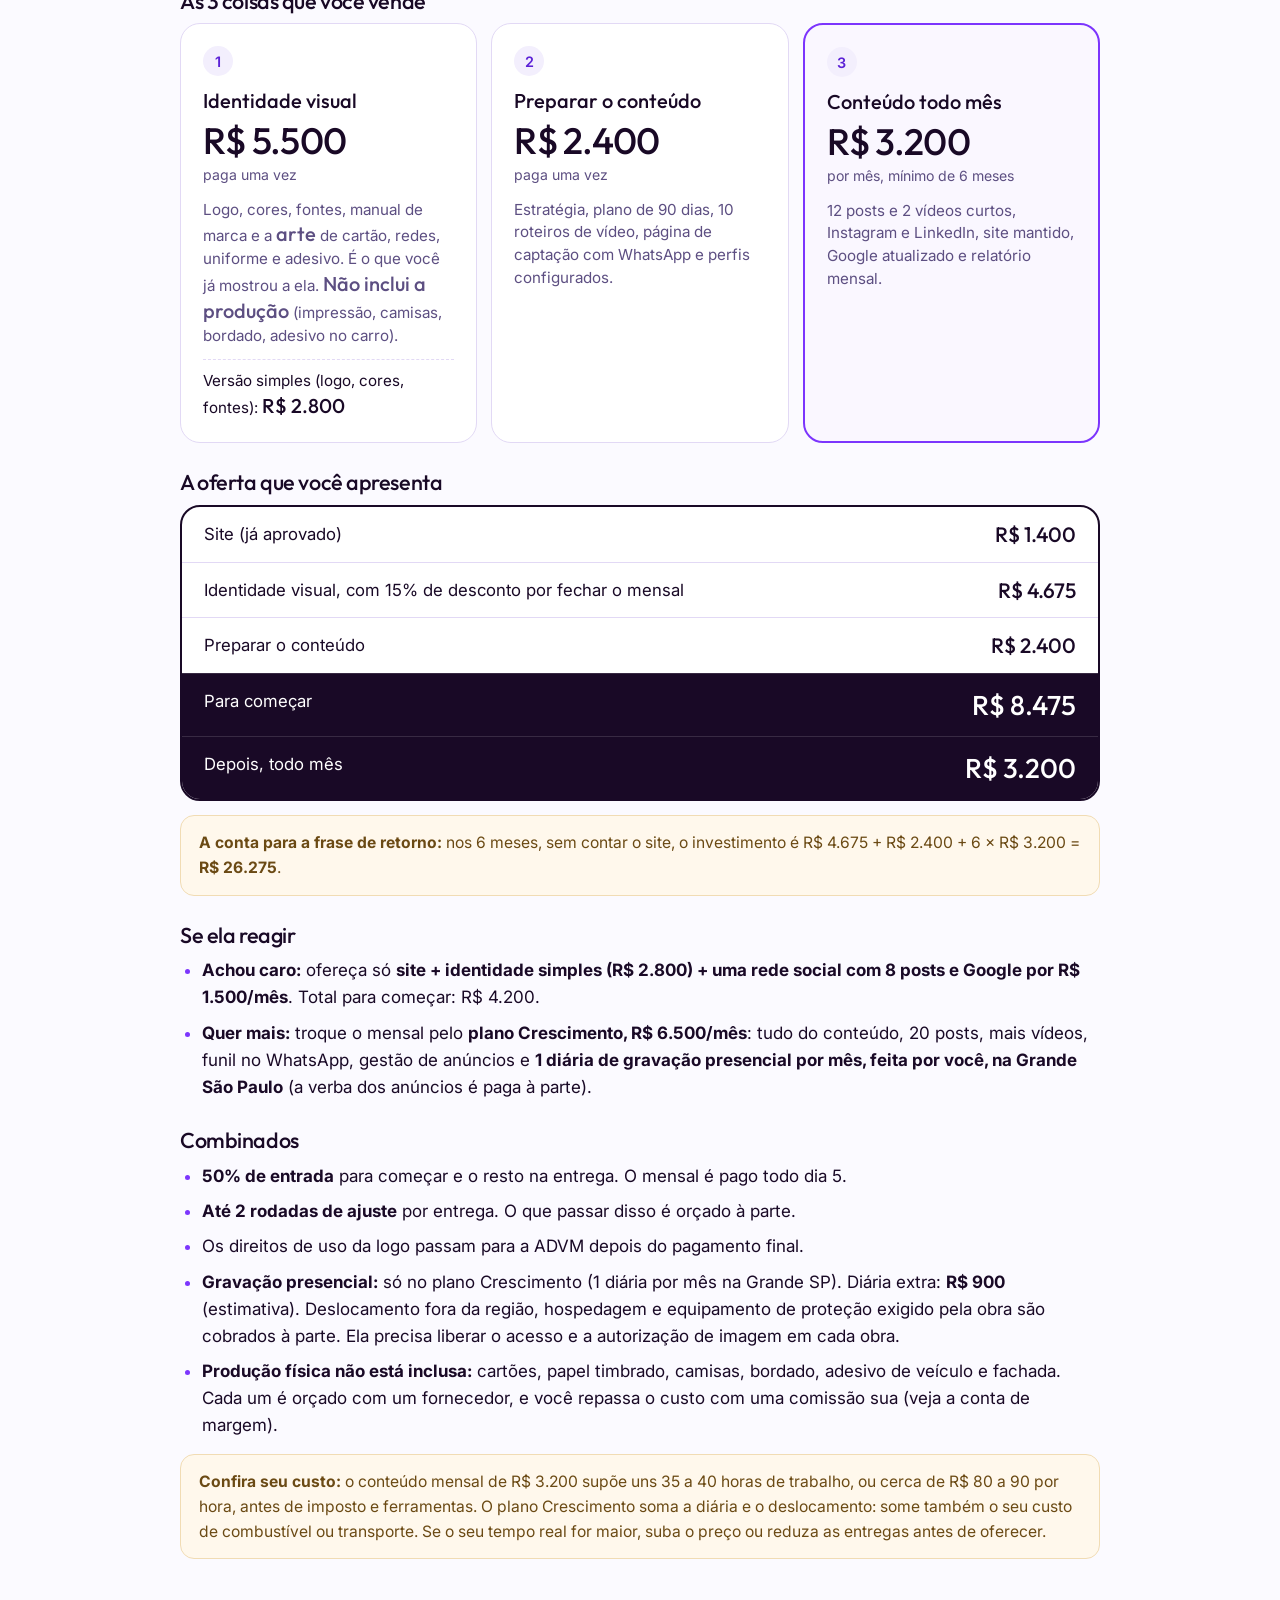
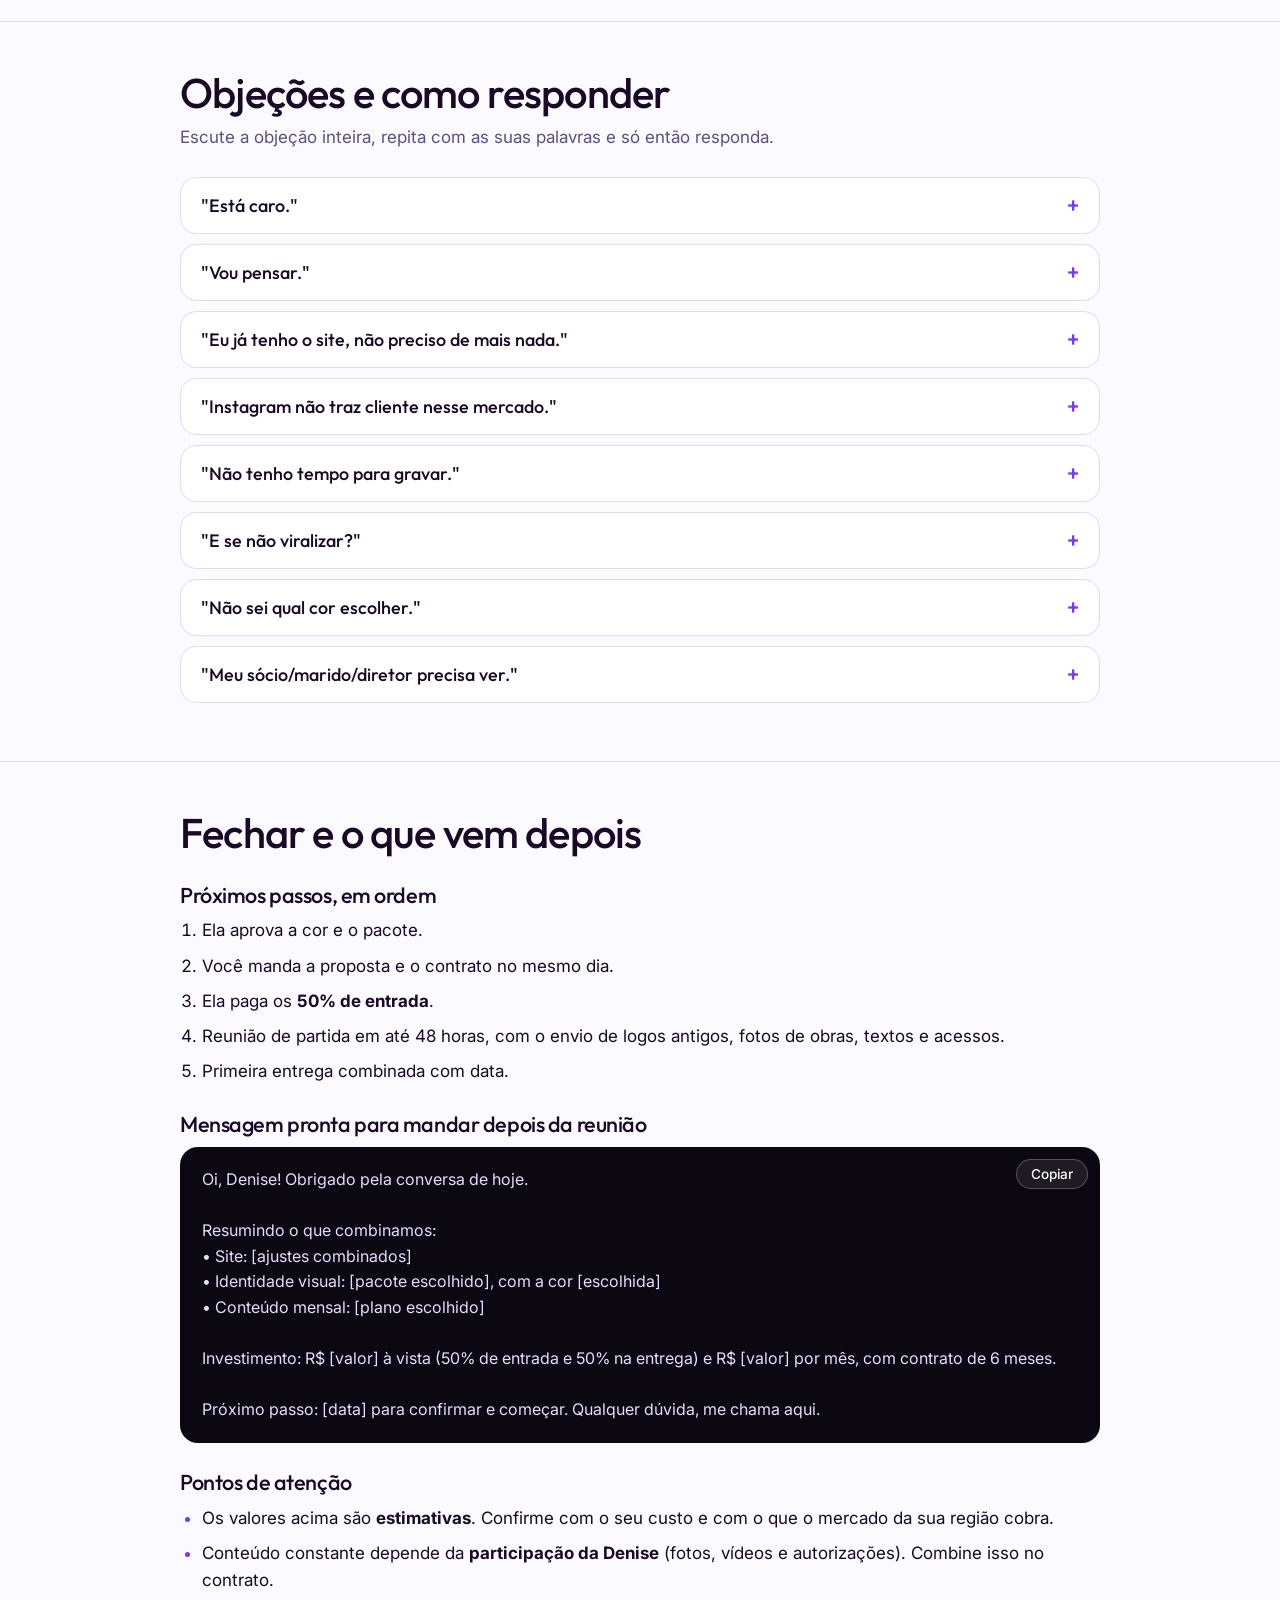
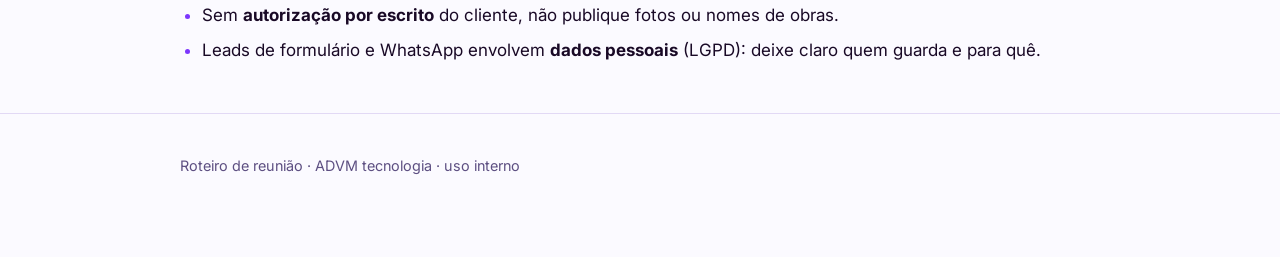
<file: roteiro/index.html>
<!DOCTYPE html>
<html lang="pt-BR">
<head>
<meta charset="UTF-8">
<meta name="viewport" content="width=device-width, initial-scale=1">
<title>Roteiro da reunião com a Denise | ADVM tecnologia</title>
<link rel="preconnect" href="https://fonts.googleapis.com">
<link rel="preconnect" href="https://fonts.gstatic.com" crossorigin>
<link href="https://fonts.googleapis.com/css2?family=Inter:wght@400;500;600&family=Outfit:wght@400;500;600&display=swap" rel="stylesheet">
<style>
:root{--ink:#190926;--vio:#7c35fd;--vio-d:#5b21d6;--tint:#f3effd;--line:#e2d9f5;--mut:#5d4f82;--ok:#1f9d63;--warn:#b25e00;--bg:#fbfaff}
*{box-sizing:border-box;margin:0;padding:0}
html{scroll-behavior:smooth;scroll-padding-top:72px}
body{background:var(--bg);color:var(--ink);font:400 1.0625rem/1.6 'Inter',system-ui,sans-serif;-webkit-font-smoothing:antialiased}
h1,h2,h3{font-family:'Outfit',sans-serif;font-weight:500;letter-spacing:-.02em;line-height:1.1}
.w{width:min(920px,92%);margin:0 auto}
.nav{position:sticky;top:0;z-index:10;background:#fbfaffee;backdrop-filter:blur(10px);border-bottom:1px solid var(--line)}
.nav .w{display:flex;gap:6px;overflow-x:auto;padding:10px 0;white-space:nowrap;scrollbar-width:none}.nav .w::-webkit-scrollbar{display:none}
.nav a{padding:7px 14px;border-radius:999px;text-decoration:none;color:var(--mut);font-size:.9rem;font-weight:500}.nav a:hover{background:var(--tint);color:var(--ink)}
header{padding:56px 0 30px}
header .k{color:var(--vio-d);font-weight:600;font-size:.95rem;margin-bottom:12px}
header h1{font-size:clamp(2.2rem,6vw,3.6rem);max-width:16ch}
header p{color:var(--mut);margin-top:16px;max-width:60ch;font-size:1.1rem}
.goals{display:grid;grid-template-columns:repeat(3,1fr);gap:14px;margin-top:30px}
.goal{border:1px solid var(--line);border-radius:18px;padding:20px;background:#fff}.goal b{display:block;font:500 1.15rem 'Outfit';margin-bottom:6px}.goal span{color:var(--mut);font-size:.96rem;line-height:1.45;display:block}
.min{margin-top:16px;padding:16px 20px;border-radius:16px;background:var(--ink);color:#fff}.min b{color:#c9bff2}
section{padding:48px 0;border-top:1px solid var(--line)}
section>.w>h2{font-size:clamp(1.8rem,4vw,2.6rem);margin-bottom:8px}
.lead{color:var(--mut);margin-bottom:26px;max-width:62ch}
h3{font-size:1.35rem;margin:28px 0 10px}
ul.l,ol.l{padding-left:22px;display:grid;gap:8px}ul.l li::marker{color:var(--vio)}
.chk{list-style:none;display:grid;gap:8px}.chk label{display:flex;gap:12px;align-items:flex-start;padding:12px 14px;border:1px solid var(--line);border-radius:14px;background:#fff;cursor:pointer}
.chk input{margin-top:.35em;width:18px;height:18px;accent-color:var(--vio);flex:none}.chk input:checked+span{color:#8d83a8;text-decoration:line-through}
.blk{border:1px solid var(--line);border-radius:22px;background:#fff;margin:18px 0;overflow:hidden}
.blk__h{display:flex;gap:14px;align-items:center;padding:16px 22px;background:var(--tint);border-bottom:1px solid var(--line)}
.blk__h .t{font:600 .85rem 'Inter';background:var(--vio);color:#fff;padding:5px 12px;border-radius:999px;white-space:nowrap}.blk__h h3{margin:0;font-size:1.3rem}
.blk__b{padding:20px 22px;display:grid;gap:14px}
.say{border-left:4px solid var(--vio);background:#faf7ff;padding:12px 16px;border-radius:0 12px 12px 0;font-size:1.04rem}.say small{display:block;color:var(--vio-d);font-weight:600;margin-bottom:2px;font-size:.8rem}
.do{padding:12px 16px;border-radius:12px;background:#f1f9f4;border:1px solid #cfeadb}.do small{display:block;color:var(--ok);font-weight:600;font-size:.8rem;margin-bottom:2px}
.ask{padding:12px 16px;border-radius:12px;background:#fff8ec;border:1px solid #f1dcb4}.ask small{display:block;color:var(--warn);font-weight:600;font-size:.8rem;margin-bottom:2px}
.note{padding:14px 18px;border-radius:14px;background:#fff8ec;border:1px solid #f1dcb4;color:#6b4a14;font-size:.98rem;margin:14px 0}
.cols{display:grid;grid-template-columns:repeat(3,1fr);gap:14px}.col{border:1px solid var(--line);border-radius:18px;padding:18px;background:#fff}.col b{display:block;font:500 1.15rem 'Outfit';margin-bottom:6px;color:var(--vio-d)}.col p,.col li{font-size:.96rem;color:var(--mut);line-height:1.5}
.col ul{padding-left:18px;margin-top:6px}
table{width:100%;border-collapse:collapse;background:#fff;border:1px solid var(--line);border-radius:16px;overflow:hidden;margin:12px 0 6px;font-size:.98rem}
th{background:var(--tint);text-align:left;font-weight:600;padding:12px 14px;font-size:.88rem;color:var(--mut)}
td{padding:14px;border-top:1px solid var(--line);vertical-align:top}
td.n{white-space:nowrap;font:500 1.15rem 'Outfit'}td small{display:block;color:var(--mut);font-size:.88rem;margin-top:2px}
.rec{background:#faf7ff}.rec td:first-child{border-left:4px solid var(--vio)}
.badge{display:inline-block;font-size:.72rem;font-weight:600;background:var(--vio);color:#fff;padding:2px 9px;border-radius:999px;margin-left:8px;vertical-align:middle}
details{border:1px solid var(--line);border-radius:16px;background:#fff;margin:10px 0;overflow:hidden}
summary{cursor:pointer;padding:16px 20px;font:500 1.12rem 'Outfit';list-style:none;display:flex;justify-content:space-between;gap:12px}
summary::after{content:"+";color:var(--vio);font-size:1.4rem;line-height:1}details[open] summary::after{content:"−"}
details>div{padding:0 20px 18px;display:grid;gap:10px}
.funnel{display:grid;gap:10px;margin:14px 0}
.fl{border-radius:16px;padding:18px 20px;color:#fff}.fl b{display:block;font:500 1.2rem 'Outfit';margin-bottom:4px}.fl span{font-size:.96rem;opacity:.95;display:block;line-height:1.45}
.fl.a{background:#a98bff;width:100%}.fl.b{background:#7c35fd;width:90%;margin-inline:auto}.fl.c{background:#4a1aa8;width:80%;margin-inline:auto}
.hooks{counter-reset:h;list-style:none;display:grid;gap:8px}.hooks li{counter-increment:h;padding:12px 14px 12px 52px;border:1px solid var(--line);border-radius:14px;background:#fff;position:relative}
.hooks li::before{content:counter(h);position:absolute;left:14px;top:50%;transform:translateY(-50%);width:26px;height:26px;border-radius:50%;background:var(--tint);color:var(--vio-d);font:600 .85rem 'Inter';display:grid;place-items:center}
.msg{background:#0b0812;color:#e7dcff;border-radius:18px;padding:20px 22px;white-space:pre-wrap;font-size:1rem;line-height:1.6;position:relative}
.copy{position:absolute;right:12px;top:12px;border:1px solid #ffffff40;background:#ffffff14;color:#fff;border-radius:999px;padding:6px 14px;font:500 .85rem 'Inter';cursor:pointer}
.three{display:grid;grid-template-columns:repeat(3,1fr);gap:14px}
.p3{border:1px solid var(--line);border-radius:20px;padding:22px;background:#fff;display:flex;flex-direction:column;gap:4px}
.p3.hl{border:2px solid var(--vio);background:#faf7ff}
.p3 .n1{width:30px;height:30px;border-radius:50%;background:var(--tint);color:var(--vio-d);font:600 .9rem 'Inter';display:grid;place-items:center;margin-bottom:8px}
.p3 b{font:500 1.25rem 'Outfit'}.p3 .v{font:500 2.3rem/1 'Outfit';letter-spacing:-.02em;margin-top:6px}.p3 .u{color:var(--mut);font-size:.88rem}
.p3 p{color:var(--mut);font-size:.95rem;line-height:1.5;margin-top:8px}.p3 .alt{border-top:1px dashed var(--line);padding-top:10px;color:var(--ink)}
.offer{border:2px solid var(--ink);border-radius:20px;background:#fff;overflow:hidden}
.offer .row{display:flex;justify-content:space-between;gap:16px;padding:14px 22px;border-top:1px solid var(--line);font-size:1.05rem}.offer .row:first-child{border-top:0}
.offer .row b{font:500 1.3rem 'Outfit';white-space:nowrap}
.offer .row.tot{background:var(--ink);color:#fff;border-top:1px solid #ffffff22}.offer .row.tot b{font-size:1.7rem;color:#fff}
footer{padding:40px 0 80px;color:var(--mut);font-size:.9rem;border-top:1px solid var(--line)}
@media(max-width:720px){table{display:block;overflow-x:auto}.three{grid-template-columns:1fr}.goals,.cols{grid-template-columns:1fr}.fl.b,.fl.c{width:100%}table{font-size:.9rem}td,th{padding:10px}.blk__h{flex-wrap:wrap}}
@media print{.nav,.copy{display:none}section{break-inside:avoid-page}details{break-inside:avoid}details>div{display:grid}}
</style>
</head>
<body>
<div class="nav"><div class="w"><a href="#antes">Antes</a><a href="#roteiro">Roteiro</a><a href="#cores">Cores</a><a href="#perguntas">Perguntas</a><a href="#conteudo">Conteúdo</a><a href="#precos">Preços</a><a href="#objecoes">Objeções</a><a href="#fechar">Fechar</a></div></div>

<header><div class="w">
  <p class="k">Reunião de amanhã com a Denise</p>
  <h1>Roteiro: do site pronto à venda da identidade e do conteúdo.</h1>
  <p>Foi feito para você ler antes e consultar durante a conversa. Tudo está em ordem de reunião, com o que falar, o que mostrar e o que perguntar.</p>
  <div class="goals">
    <div class="goal"><b>1. Aprovar o site</b><span>Mostrar o protótipo e ouvir o que ela mudaria.</span></div>
    <div class="goal"><b>2. Decidir a cor</b><span>Como a empresa não tem identidade, escolher juntos usando o seletor de cores do site.</span></div>
    <div class="goal"><b>3. Vender o próximo passo</b><span>Identidade visual e conteúdo mensal, com o funil que traz pedidos de orçamento.</span></div>
  </div>
  <p class="min"><b>Meta mínima:</b> sair da reunião com uma ação marcada. Pode ser "cor aprovada e sinal da identidade pago", ou, no mínimo, "entrevista de descoberta agendada".</p>
</div></header>

<section id="antes"><div class="w"><h2>Antes de entrar</h2><p class="lead">Marque cada item. O que você marca fica salvo neste aparelho.</p>
<ul class="chk" id="chk">
<li><label><input type="checkbox"><span>Abrir o <b>site</b> em tela cheia e conferir o botão "Testar cores" no canto de baixo.</span></label></li>
<li><label><input type="checkbox"><span>Deixar abertos em abas: <b>site</b>, <b>manual de marca</b> (com os mockups), <b>apresentação do orçamento</b> e <b>identidade v3</b>.</span></label></li>
<li><label><input type="checkbox"><span>Trocar no site o número do <b>WhatsApp</b> e os dados de exemplo (telefone, e-mail, CNPJ, cidade) pelos reais, se já tiver.</span></label></li>
<li><label><input type="checkbox"><span>Editar o bloco <b>CFG</b> da apresentação do orçamento: seu nome, seu contato e os valores que você decidiu.</span></label></li>
<li><label><input type="checkbox"><span>Confirmar se os nomes <b>UNESP, ADN, MRV e Grupo Field</b> podem aparecer no site.</span></label></li>
<li><label><input type="checkbox"><span>Definir seu <b>preço mínimo</b> e o <b>desconto máximo</b> que aceita dar, antes de ela perguntar.</span></label></li>
<li><label><input type="checkbox"><span>Levar internet de reserva (celular como roteador) e o notebook carregado.</span></label></li>
<li><label><input type="checkbox"><span>Preparar um caderno ou um documento para anotar as respostas dela. Elas valem mais do que qualquer slide.</span></label></li>
</ul></div></section>

<section id="roteiro"><div class="w"><h2>O roteiro, em blocos</h2><p class="lead">Tempo total de cerca de uma hora. Se ela tiver menos, pule o bloco 4 e marque a descoberta para outro dia.</p>

<div class="blk"><div class="blk__h"><span class="t">0 a 5 min</span><h3>1. Abertura</h3></div><div class="blk__b">
<div class="say"><small>FALE</small>"Denise, obrigado pelo tempo. Hoje eu quero fazer três coisas: te mostrar o site, decidir com você a identidade visual da ADVM, porque hoje a empresa ainda não tem, e ver como a gente faz as pessoas certas descobrirem vocês. Pode ser assim?"</div>
<div class="do"><small>FAÇA</small>Peça licença para anotar. Combine o horário final logo no começo, para você não ficar sem tempo de chegar na proposta.</div></div></div>

<div class="blk"><div class="blk__h"><span class="t">5 a 15 min</span><h3>2. Mostrar o site</h3></div><div class="blk__b">
<div class="do"><small>MOSTRE, NESTA ORDEM</small>
<ol class="l"><li><b>Início:</b> deixe a palavra trocar sozinha (condomínios, escolas, hotéis...) e as faixas se mexerem.</li><li><b>Serviços:</b> passe o mouse nos cartões.</li><li><b>Para quem trabalhamos:</b> clique nas abas e deixe os itens aparecerem.</li><li><b>Como funciona:</b> o passo a passo se anima sozinho.</li><li><b>Contato:</b> preencha o formulário de exemplo para ela ver abrir o WhatsApp.</li></ol></div>
<div class="say"><small>FALE (UMA FRASE POR SEÇÃO)</small>"Quem chega aqui entende em 5 segundos o que a ADVM faz e para quem. Cada parte responde uma pergunta do cliente: o que fazem, para quem, como funciona e como eu peço orçamento."</div>
<div class="ask"><small>PERGUNTE</small>"O que você mudaria? Tem algum serviço ou obra que está faltando? Os textos estão com a sua voz?" Anote tudo e <b>não defenda o site</b>: aceite as sugestões.</div></div></div>

<div class="blk"><div class="blk__h"><span class="t">15 a 25 min</span><h3>3. A questão das cores</h3></div><div class="blk__b">
<div class="say"><small>FALE</small>"Repara que o site está em violeta. Isso é uma sugestão minha, não uma decisão. Como a ADVM ainda não tem identidade visual, eu preciso de você para escolher. Dá para testar agora, é só clicar aqui."</div>
<div class="do"><small>FAÇA</small>Clique nas três opções do botão <b>Testar cores</b> (violeta, oliva e dourado, azul-marinho) e deixe <b>ela</b> clicar. Veja os detalhes na seção <a href="#cores">Como escolher a cor</a>.</div>
<div class="ask"><small>PERGUNTE</small>"O que você não gostou na logo que fez com IA?" Ela já passou por isso. O que ela rejeitou ajuda a escolher.</div></div></div>

<div class="blk"><div class="blk__h"><span class="t">25 a 35 min</span><h3>4. Conhecer o negócio</h3></div><div class="blk__b">
<div class="say"><small>FALE</small>"Antes de falar de preço, quero entender como a ADVM vende hoje. Posso te fazer algumas perguntas?"</div>
<div class="do"><small>FAÇA</small>Use as perguntas da seção <a href="#perguntas">Perguntas de descoberta</a>. As duas mais importantes: <b>o ticket médio de uma obra</b> e <b>como os clientes chegam hoje</b>.</div></div></div>

<div class="blk"><div class="blk__h"><span class="t">35 a 50 min</span><h3>5. Apresentar a proposta</h3></div><div class="blk__b">
<div class="say"><small>FALE</small>"O site é a vitrine. Agora falta o que faz as pessoas chegarem nela e confiarem: a identidade visual, e um conteúdo constante que mostre a ADVM trabalhando. Vou te mostrar como eu organizo isso em três degraus."</div>
<div class="do"><small>MOSTRE</small>A apresentação do orçamento. Apresente a <b>oferta completa</b> primeiro. Só mostre as versões menores se ela reagir. Veja os valores em <a href="#precos">Preços</a>.</div>
<div class="say"><small>FALE (A CONTA QUE FECHA A VENDA, COM O NÚMERO DELA)</small>"Você me disse que uma obra de [tipo] fica em torno de R$ [ticket]. O investimento dos primeiros seis meses é de R$ 20.275. Então, se o conteúdo trouxer <b>uma única obra</b> a mais, ele já se pagou."<br><small style="margin-top:6px">Preencha o ticket na hora. Só use essa frase se o ticket dela for maior que o investimento. Não prometa que vai trazer a obra.</small></div></div></div>

<div class="blk"><div class="blk__h"><span class="t">50 a 60 min</span><h3>6. Fechar</h3></div><div class="blk__b">
<div class="say"><small>FALE</small>"Pelo que conversamos, o que mais faz sentido é [pacote]. Se você aprovar hoje, eu começo na próxima semana. O que falta para você decidir?"</div>
<div class="do"><small>FAÇA</small>Peça uma decisão e depois fique em silêncio. Se ela não decidir, peça o <b>menor sim possível</b>: aprovar a cor hoje e agendar a próxima conversa com data e hora.</div></div></div>
</div></section>

<section id="cores"><div class="w"><h2>Como escolher a cor sem ter marca</h2>
<p class="lead">Sem identidade nem Instagram, não há o que "seguir". A decisão é dela, mas você conduz com método. Não deixe que seja só gosto.</p>
<div class="cols">
<div class="col"><b>Violeta</b><p>Tecnologia, inovação, modernidade. Diferencia de quase todos os concorrentes de segurança, que usam azul, vermelho ou preto. Risco: pode parecer "de startup" para um cliente conservador.</p></div>
<div class="col"><b>Oliva e dourado</b><p>Robustez, seriedade e acabamento. Combina com obras grandes e com quem valoriza solidez. Risco: pode parecer mais sóbrio e menos tecnológico.</p></div>
<div class="col"><b>Azul-marinho</b><p>Confiança e instituição. É a escolha mais segura para hospitais e universidades. Risco: parece com a maioria do mercado.</p></div>
</div>
<p class="note">Essas leituras são orientações comuns de mercado, não regras. A cor certa é a que a Denise consegue sustentar por anos e que o cliente dela reconhece.</p>
<h3>As 3 perguntas para decidir</h3>
<ol class="l"><li><b>Qual passa mais confiança</b> para quem assina o contrato (síndico, gestor de escola, engenheiro de construtora)?</li><li><b>Qual combina com a Denise</b> e a equipe, a ponto de ela usar no uniforme e no carro sem constrangimento?</li><li><b>Qual se destaca</b> dos concorrentes dela? Peça para ela citar dois concorrentes e olhem os sites juntos.</li></ol>
<h3>Se ela ficar em dúvida</h3>
<ul class="l"><li>Mostre os <b>mockups</b> (cartão, camisa, fachada, escritório) nas duas cores finalistas.</li><li>Peça <b>três marcas que ela admira</b>, de qualquer setor, e veja o que elas têm em comum.</li><li>Ofereça uma decisão em duas etapas: escolher hoje a cor para o site e confirmar a identidade completa depois.</li></ul>
<p class="note"><b>Honestidade importante:</b> as logos que eu mostrei são propostas, não artes finais. Antes de registrar ou imprimir em quantidade, vale uma busca no INPI para conferir se não há marca parecida.</p>
</div></section>

<section id="perguntas"><div class="w"><h2>Perguntas de descoberta</h2><p class="lead">Faça poucas e escute. Anote as palavras exatas dela, que podem virar texto de site e de post.</p>
<div class="cols">
<div class="col"><b>Negócio</b><ul><li>O que vocês fazem melhor que os outros?</li><li>Qual obra de que mais se orgulham?</li><li>Quantos orçamentos pedem por mês e quantos fecham?</li><li><b>Qual o ticket médio de uma obra?</b></li></ul></div>
<div class="col"><b>Clientes</b><ul><li>Quem decide a compra: síndico, gestor, engenheiro, setor de compras?</li><li><b>Como os clientes chegam hoje?</b> Indicação, licitação, parceiros?</li><li>Que cliente ela mais quer ter nos próximos anos?</li></ul></div>
<div class="col"><b>Marca e conteúdo</b><ul><li>Ela quer aparecer como rosto da empresa?</li><li>Dá para gravar vídeos curtos de obra com o celular?</li><li>Pode divulgar fotos das obras? Os clientes autorizam?</li><li>Que perfil de empresa ela admira?</li></ul></div>
</div></div></section>

<section id="conteudo"><div class="w"><h2>Conteúdo e funil, sem prometer viral</h2>
<p class="lead">Este é o ponto mais delicado da venda. Seja honesto, porque é isso que sustenta uma recorrência longa.</p>
<div class="say" style="margin-bottom:16px"><small>FALE</small>"Eu não prometo viralizar, e desconfie de quem promete. Para uma empresa como a ADVM, o que vende é alcançar as pessoas certas: síndicos, gestores e construtoras. Eu prometo um sistema: conteúdo que mostra a ADVM trabalhando, um caminho simples para a pessoa chamar no WhatsApp, e um relatório todo mês com o que funcionou."</div>
<h3>O funil em três níveis</h3>
<div class="funnel">
<div class="fl a"><b>Topo: descobrir</b><span>Vídeos curtos de bastidor da obra, dicas rápidas, mito x verdade. Objetivo: alcance entre as pessoas certas.</span></div>
<div class="fl b"><b>Meio: confiar</b><span>Carrosséis educativos, casos de obras (com autorização), respostas às dúvidas de síndicos. Objetivo: mostrar que a ADVM entende do assunto.</span></div>
<div class="fl c"><b>Fundo: decidir</b><span>Visita técnica, checklist para baixar, prova social. Objetivo: levar para o WhatsApp.</span></div></div>
<h3>5 pilares de conteúdo</h3>
<div class="cols">
<div class="col"><b>Bastidores</b><p>A equipe instalando, testando e entregando.</p></div>
<div class="col"><b>Educação</b><p>Como escolher, erros comuns, o que muda o preço.</p></div>
<div class="col"><b>Obras</b><p>Casos e entregas, com autorização do cliente.</p></div>
<div class="col"><b>Segurança</b><p>Prevenção de incêndio e acesso, em linguagem simples.</p></div>
<div class="col"><b>Pessoas</b><p>A equipe, a Denise, a cultura da empresa.</p></div>
</div>
<h3>10 ideias de vídeo curto para começar</h3>
<ol class="hooks">
<li>3 erros que síndicos cometem ao contratar controle de acesso</li>
<li>O que acontece quando um alarme dispara? O passo a passo</li>
<li>Bastidores: como se instala a rede de segurança de um prédio</li>
<li>Detector de fumaça: onde instalar e onde nunca instalar</li>
<li>Por que a instalação barata costuma sair cara depois</li>
<li>Antes e depois: portaria sem controle e com controle de acesso</li>
<li>O que muda o preço de proteger um condomínio</li>
<li>Checklist: sua escola está pronta para controlar entrada e saída?</li>
<li>Um dia de obra em um hotel (com autorização)</li>
<li>Mito ou verdade: cerca elétrica</li>
</ol>
<p class="note"><b>Regras da Intelbras para parceiros que valem para todo conteúdo:</b> não usar o logotipo da Intelbras isolado (só o selo oficial), não colocar "Intelbras" no nome do perfil, não prometer garantias em nome da marca, não comparar com outras marcas e, nas campanhas com formulário, deixar claro que os dados ficam com a ADVM. Peça autorização por escrito antes de mostrar a obra de um cliente.</p>
<h3>Onde publicar (para este tipo de cliente)</h3>
<ul class="l"><li><b>Google (Perfil da Empresa):</b> quem busca "controle de acesso em [cidade]" está pronto para comprar.</li><li><b>LinkedIn:</b> gestores e engenheiros de construtoras estão lá.</li><li><b>Instagram:</b> serve de vitrine e prova de trabalho. Não é o principal canal de venda neste mercado.</li></ul>
</div></section>

<section id="precos"><div class="w"><h2>Preços, de forma simples</h2>
<p class="lead">São três coisas para vender, mais uma oferta que junta tudo. São <b>estimativas de mercado</b>: ajuste ao seu custo por hora antes de apresentar.</p>

<h3>As 3 coisas que você vende</h3>
<div class="three">
<div class="p3"><span class="n1">1</span><b>Identidade visual</b><div class="v">R$ 5.500</div><span class="u">paga uma vez</span><p>Logo, cores, fontes, manual de marca e a <b>arte</b> de cartão, redes, uniforme e adesivo. É o que você já mostrou a ela. <b>Não inclui a produção</b> (impressão, camisas, bordado, adesivo no carro).</p><p class="alt">Versão simples (logo, cores, fontes): <b>R$ 2.800</b></p></div>
<div class="p3"><span class="n1">2</span><b>Preparar o conteúdo</b><div class="v">R$ 2.400</div><span class="u">paga uma vez</span><p>Estratégia, plano de 90 dias, 10 roteiros de vídeo, página de captação com WhatsApp e perfis configurados.</p></div>
<div class="p3 hl"><span class="n1">3</span><b>Conteúdo todo mês</b><div class="v">R$ 3.200</div><span class="u">por mês, mínimo de 6 meses</span><p>12 posts e 2 vídeos curtos, Instagram e LinkedIn, site mantido, Google atualizado e relatório mensal.</p></div>
</div>

<h3>A oferta que você apresenta</h3>
<div class="offer">
<div class="row"><span>Site (já aprovado)</span><b>R$ 1.400</b></div>
<div class="row"><span>Identidade visual, com 15% de desconto por fechar o mensal</span><b>R$ 4.675</b></div>
<div class="row"><span>Preparar o conteúdo</span><b>R$ 2.400</b></div>
<div class="row tot"><span>Para começar</span><b>R$ 8.475</b></div>
<div class="row tot"><span>Depois, todo mês</span><b>R$ 3.200</b></div>
</div>
<p class="note"><b>A conta para a frase de retorno:</b> nos 6 meses, sem contar o site, o investimento é R$ 4.675 + R$ 2.400 + 6 × R$ 3.200 = <b>R$ 26.275</b>.</p>

<h3>Se ela reagir</h3>
<ul class="l"><li><b>Achou caro:</b> ofereça só <b>site + identidade simples (R$ 2.800) + uma rede social com 8 posts e Google por R$ 1.500/mês</b>. Total para começar: R$ 4.200.</li><li><b>Quer mais:</b> troque o mensal pelo <b>plano Crescimento, R$ 6.500/mês</b>: tudo do conteúdo, 20 posts, mais vídeos, funil no WhatsApp, gestão de anúncios e <b>1 diária de gravação presencial por mês, feita por você, na Grande São Paulo</b> (a verba dos anúncios é paga à parte).</li></ul>

<h3>Combinados</h3>
<ul class="l"><li><b>50% de entrada</b> para começar e o resto na entrega. O mensal é pago todo dia 5.</li><li><b>Até 2 rodadas de ajuste</b> por entrega. O que passar disso é orçado à parte.</li><li>Os direitos de uso da logo passam para a ADVM depois do pagamento final.</li><li><b>Gravação presencial:</b> só no plano Crescimento (1 diária por mês na Grande SP). Diária extra: <b>R$ 900</b> (estimativa). Deslocamento fora da região, hospedagem e equipamento de proteção exigido pela obra são cobrados à parte. Ela precisa liberar o acesso e a autorização de imagem em cada obra.</li><li><b>Produção física não está inclusa:</b> cartões, papel timbrado, camisas, bordado, adesivo de veículo e fachada. Cada um é orçado com um fornecedor, e você repassa o custo com uma comissão sua (veja a conta de margem).</li></ul>
<p class="note"><b>Confira seu custo:</b> o conteúdo mensal de R$ 3.200 supõe uns 35 a 40 horas de trabalho, ou cerca de R$ 80 a 90 por hora, antes de imposto e ferramentas. O plano Crescimento soma a diária e o deslocamento: some também o seu custo de combustível ou transporte. Se o seu tempo real for maior, suba o preço ou reduza as entregas antes de oferecer.</p>
</div></section>

<section id="objecoes"><div class="w"><h2>Objeções e como responder</h2><p class="lead">Escute a objeção inteira, repita com as suas palavras e só então responda.</p>
<details><summary>"Está caro."</summary><div><div class="say"><small>FALE</small>"Entendo. Me diz com o que você está comparando? [escute]. O que eu entrego é a marca, o manual e o conteúdo todo mês, e não só um logo. Se o valor for o problema, a gente começa menor: identidade Essencial e plano Presença, e sobe quando você vir resultado."</div></div></details>
<details><summary>"Vou pensar."</summary><div><div class="say"><small>FALE</small>"Claro. O que ainda ficou em dúvida, para eu te ajudar a decidir? [escute]. Posso te mandar hoje um resumo por WhatsApp. Que dia a gente conversa de novo?"</div><div class="do"><small>FAÇA</small>Nunca saia sem uma <b>data</b> para a próxima conversa.</div></div></details>
<details><summary>"Eu já tenho o site, não preciso de mais nada."</summary><div><div class="say"><small>FALE</small>"O site é a vitrine, mas ninguém passa na rua sem saber que ela existe. A identidade faz a ADVM ser reconhecida e o conteúdo faz as pessoas chegarem até ele. Sem isso, o site fica esperando visita."</div></div></details>
<details><summary>"Instagram não traz cliente nesse mercado."</summary><div><div class="say"><small>FALE</small>"Você tem razão em parte. Para obra grande, o Instagram sozinho não vende. Por isso o plano inclui o Google, o LinkedIn e o WhatsApp. O Instagram mostra o trabalho para quem já ouviu falar da ADVM e decide confiar."</div></div></details>
<details><summary>"Não tenho tempo para gravar."</summary><div><div class="say"><small>FALE</small>"Eu faço o roteiro e a edição. Você só precisa de uns 30 minutos por semana para gravar com o celular, em obra. E se preferir, temos a diária de captação presencial."</div></div></details>
<details><summary>"E se não viralizar?"</summary><div><div class="say"><small>FALE</small>"Eu não vendo viral. Vendo um sistema que atrai as pessoas certas. A gente acompanha todo mês quantos contatos chegaram e ajusta. Se em dois meses não mudar nada, a gente revê a estratégia juntos."</div></div></details>
<details><summary>"Não sei qual cor escolher."</summary><div><div class="say"><small>FALE</small>"Normal, é a decisão mais difícil sem uma marca. Vamos testar: qual passa mais confiança para o seu cliente? [use as 3 perguntas da seção de cores]. Se ainda houver dúvida, escolha duas e eu mostro o cartão e a camisa nas duas."</div></div></details>
<details><summary>"Meu sócio/marido/diretor precisa ver."</summary><div><div class="say"><small>FALE</small>"Faz todo sentido. Que tal marcarmos 30 minutos com ele? Eu te mando o resumo antes, para ele já chegar sabendo."</div></div></details>
</div></section>

<section id="fechar"><div class="w"><h2>Fechar e o que vem depois</h2>
<h3>Próximos passos, em ordem</h3>
<ol class="l"><li>Ela aprova a cor e o pacote.</li><li>Você manda a proposta e o contrato no mesmo dia.</li><li>Ela paga os <b>50% de entrada</b>.</li><li>Reunião de partida em até 48 horas, com o envio de logos antigos, fotos de obras, textos e acessos.</li><li>Primeira entrega combinada com data.</li></ol>
<h3>Mensagem pronta para mandar depois da reunião</h3>
<div class="msg" id="msg">Oi, Denise! Obrigado pela conversa de hoje.

Resumindo o que combinamos:
• Site: [ajustes combinados]
• Identidade visual: [pacote escolhido], com a cor [escolhida]
• Conteúdo mensal: [plano escolhido]

Investimento: R$ [valor] à vista (50% de entrada e 50% na entrega) e R$ [valor] por mês, com contrato de 6 meses.

Próximo passo: [data] para confirmar e começar. Qualquer dúvida, me chama aqui.<button class="copy" id="copy">Copiar</button></div>
<h3>Pontos de atenção</h3>
<ul class="l"><li>Os valores acima são <b>estimativas</b>. Confirme com o seu custo e com o que o mercado da sua região cobra.</li><li>Conteúdo constante depende da <b>participação da Denise</b> (fotos, vídeos e autorizações). Combine isso no contrato.</li><li>Sem <b>autorização por escrito</b> do cliente, não publique fotos ou nomes de obras.</li><li>Leads de formulário e WhatsApp envolvem <b>dados pessoais</b> (LGPD): deixe claro quem guarda e para quê.</li></ul>
</div></section>
<footer><div class="w">Roteiro de reunião · ADVM tecnologia · uso interno</div></footer>
<script>
(function(){
  var box=document.querySelectorAll('#chk input'),K='roteiro-chk';
  try{var s=JSON.parse(localStorage.getItem(K)||'[]');box.forEach(function(b,i){b.checked=!!s[i]});}catch(e){}
  box.forEach(function(b){b.addEventListener('change',function(){try{localStorage.setItem(K,JSON.stringify([].map.call(box,function(x){return x.checked})))}catch(e){}})});
  var c=document.getElementById('copy');
  if(c)c.addEventListener('click',function(){var t=document.getElementById('msg').childNodes[0].textContent;var done=function(){c.textContent='Copiado';setTimeout(function(){c.textContent='Copiar'},1800)};
    if(navigator.clipboard&&navigator.clipboard.writeText){navigator.clipboard.writeText(t).then(done,function(){c.textContent='Selecione e copie'})}else{c.textContent='Selecione e copie'}});
})();
</script>
</body>
</html>
</file>
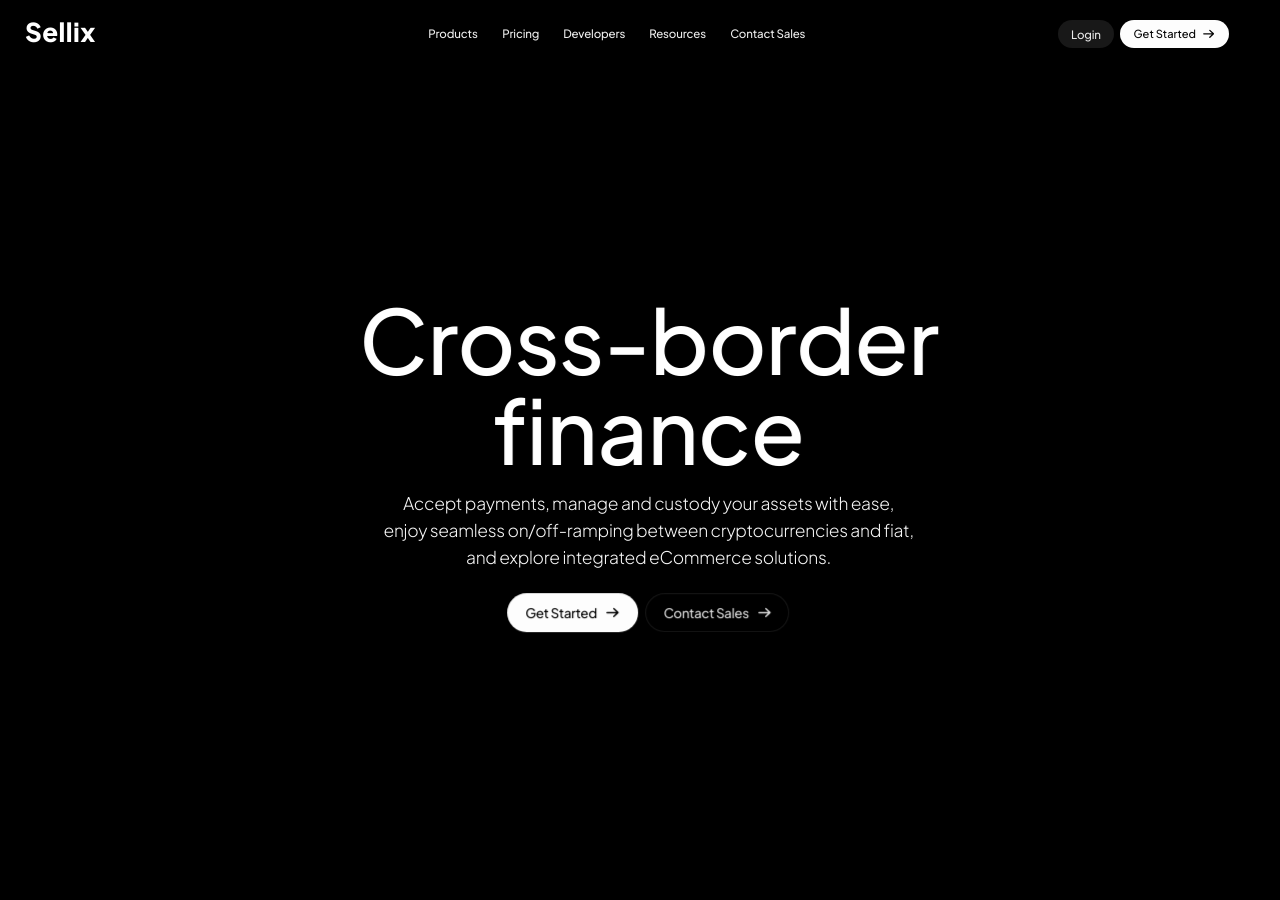
<file: sellix/index.html>
<!DOCTYPE html>
<html lang="en">
<head>
<meta charset="utf-8">
<meta name="viewport" content="width=device-width, initial-scale=1, viewport-fit=cover">
<title>Sellix — Cross-border finance</title>
<link rel="preconnect" href="https://fonts.googleapis.com">
<link rel="preconnect" href="https://fonts.gstatic.com" crossorigin>
<link href="https://fonts.googleapis.com/css2?family=Plus+Jakarta+Sans:wght@300;400;500;600;800&display=block" rel="stylesheet">
<style>
:root{
  --u: min(calc(100vw / 1280), calc(100dvh / 760));
  --ink:#ffffff;
  --ink-muted:#ededed;
  --panel:#181818;
  --white-btn:#fdfdfd;
  --btn-ink:#050505;
  --glass-fill:rgba(0,0,0,.78);
  --glass-line:rgba(255,255,255,.09);
  --dx:8.5;
  --dy:13.1;
  --e-reveal:cubic-bezier(.16,1,.3,1);
  --e-soft:cubic-bezier(.25,.8,.3,1);
}
@supports not (height:100dvh){
  :root{--u:min(calc(100vw / 1280), calc(100vh / 760))}
}
*{box-sizing:border-box}
html,body{height:100%;margin:0;padding:0;overflow:hidden;background:#000}
body{
  font-family:'PJS','Plus Jakarta Sans',-apple-system,BlinkMacSystemFont,'Segoe UI',Roboto,sans-serif;
  -webkit-font-smoothing:antialiased;-moz-osx-font-smoothing:grayscale;
  text-rendering:geometricPrecision;color:var(--ink);
}
.hero{position:relative;width:100vw;height:100dvh;overflow:hidden;background:#000}
@supports not (height:100dvh){.hero{height:100vh}}

/* video background */
.bg{
  position:absolute;left:50%;top:50%;
  transform:translate(-50%,-50%);
  width:max(100vw, calc(100dvh * 1.6));
  height:max(62.5vw, 100dvh);
  background-color:#000;
}
@supports not (height:100dvh){
  .bg{width:max(100vw, calc(100vh * 1.6));height:max(62.5vw, 100vh)}
}
.bg-video{
  position:absolute;inset:0;width:100%;height:100%;
  object-fit:cover;object-position:51% 8%;
  display:block;background-color:#000;pointer-events:none;
  opacity:0;transition:opacity .9s linear;
}
.bg-video.is-active{opacity:1}

/* nav */
.nav{position:absolute;top:0;left:0;right:0;height:calc(67 * var(--u));
  display:flex;align-items:center;
  padding-left:calc(24.5 * var(--u));padding-right:calc(50.7 * var(--u));z-index:3}
.logo{font-weight:800;font-size:calc(26 * var(--u));letter-spacing:calc(0.45 * var(--u));
  transform:translateY(calc(-2.4 * var(--u)));line-height:1;color:var(--ink);
  text-decoration:none;white-space:nowrap}
.nav-links{position:absolute;left:50%;top:50%;
  transform:translate(-50%,-50%) translateX(calc(-23 * var(--u)));
  display:flex;align-items:center;gap:calc(24.3 * var(--u));white-space:nowrap}
.nav-links a{color:var(--ink-muted);text-decoration:none;font-size:calc(11.5 * var(--u));
  font-weight:500;letter-spacing:calc(-0.15 * var(--u));line-height:1;transition:color .18s ease}
.nav-links a:hover{color:#fff}
.nav-actions{margin-left:auto;display:flex;align-items:center;gap:calc(6.8 * var(--u))}
.btn{display:inline-flex;align-items:center;justify-content:center;font-family:inherit;
  text-decoration:none;white-space:nowrap;border:0;cursor:pointer}
.btn-login{height:calc(28 * var(--u));padding:0 calc(12.9 * var(--u));
  border-radius:calc(14 * var(--u));background:var(--panel);color:#e8e8e8;
  font-size:calc(11.5 * var(--u));font-weight:500;letter-spacing:calc(-0.15 * var(--u));
  transition:background .18s ease,color .18s ease}
.btn-login:hover{background:#232323;color:#fff}
.btn-nav-start{height:calc(28 * var(--u));padding-left:calc(13.5 * var(--u));
  padding-right:calc(14.5 * var(--u));border-radius:calc(14 * var(--u));
  background:var(--white-btn);color:var(--btn-ink);font-size:calc(11.1 * var(--u));
  font-weight:500;letter-spacing:0;gap:calc(7 * var(--u));transition:background .18s ease}
.btn-nav-start:hover{background:#fff}
.btn-nav-start .arw{width:calc(11.5 * var(--u));height:calc(9.6 * var(--u))}
.arw{flex:0 0 auto;display:block}
.burger{display:none;margin-left:auto;width:calc(40 * var(--u));height:calc(28 * var(--u));
  align-items:center;justify-content:center;background:var(--panel);
  border-radius:calc(14 * var(--u));border:0;cursor:pointer;padding:0}
.burger span{display:block;width:16px;height:1.5px;background:#ededed;border-radius:2px;position:relative}
.burger span::before,.burger span::after{content:"";position:absolute;left:0;width:16px;height:1.5px;
  background:#ededed;border-radius:2px}
.burger span::before{top:-5px}
.burger span::after{top:5px}

/* hero content */
.hero-inner{position:absolute;left:50%;top:50%;
  transform:translate(-50%,-50%) translate(calc(var(--dx) * var(--u)), calc(var(--dy) * var(--u)));
  width:max-content;text-align:center;z-index:2}
h1{margin:0;font-weight:500;font-size:calc(89 * var(--u));line-height:calc(90 * var(--u));
  letter-spacing:calc(-1 * var(--u));color:var(--ink)}
.ln{display:block}.ln-i{display:block}
.sub{margin:calc(16.1 * var(--u)) 0 0;font-weight:300;font-size:calc(17.4 * var(--u));
  line-height:calc(27 * var(--u));letter-spacing:calc(-0.30 * var(--u));color:#f6f6f6}
.ctas{margin-top:calc(21.8 * var(--u));display:flex;align-items:center;justify-content:center;
  transform:translateX(calc(-0.75 * var(--u)));gap:calc(7 * var(--u))}
.btn-lg{height:calc(39 * var(--u));border-radius:calc(19.5 * var(--u));font-size:calc(13.3 * var(--u));
  font-weight:500;letter-spacing:calc(-0.3 * var(--u));gap:calc(9 * var(--u))}
.btn-primary{background:var(--white-btn);color:var(--btn-ink);
  padding-left:calc(18.2 * var(--u));padding-right:calc(19.2 * var(--u));
  transition:background .18s ease,transform .18s ease}
.btn-primary:hover{background:#fff}
.btn-ghost{background:var(--glass-fill);color:#d9d9d9;padding:0 calc(17.4 * var(--u));
  border:1px solid var(--glass-line);-webkit-backdrop-filter:blur(2px);backdrop-filter:blur(2px);
  transition:background .18s ease,border-color .18s ease}
.btn-ghost:hover{background:rgba(0,0,0,.66);border-color:rgba(255,255,255,.16)}
.btn-lg .arw{width:calc(13 * var(--u));height:calc(10.8 * var(--u))}
a:focus-visible,button:focus-visible{outline:2px solid #a78bfa;outline-offset:3px;border-radius:99px}

/* mobile menu (hidden on desktop) */
.menu{display:none}
@keyframes menuIn{from{opacity:0;transform:translateY(-6px) scale(.985)}to{opacity:1;transform:none}}

/* tablet */
@media (max-width:1160px){
  :root{--u:min(
    max(0.9px, min(calc(100vw / 1280), calc(100dvh / 760))),
    calc((100vw - 72px) / 575),
    calc(100dvh / 620)
  )}
  .nav{height:max(58px, calc(67 * var(--u)));
    padding-left:max(24px, calc(28 * var(--u)));padding-right:max(24px, calc(28 * var(--u)))}
  .nav-links,.nav-actions{display:none}
  .burger{display:flex;width:max(46px, calc(48 * var(--u)));
    height:max(38px, calc(34 * var(--u)));border-radius:999px}
  .hero-inner{max-width:calc(100vw - 48px)}
  .sub{font-size:max(16px, calc(17.4 * var(--u)));line-height:max(25px, calc(27 * var(--u)))}
  .ctas{margin-top:max(26px, calc(21.8 * var(--u)));gap:max(10px, calc(7 * var(--u)))}
  .btn-lg{height:max(44px, calc(39 * var(--u)));border-radius:max(22px, calc(19.5 * var(--u)));
    font-size:max(15px, calc(13.3 * var(--u)));gap:max(10px, calc(9 * var(--u)))}
  .btn-primary{padding-left:max(21px, calc(18.2 * var(--u)));padding-right:max(22px, calc(19.2 * var(--u)))}
  .btn-ghost{padding-left:max(20px, calc(17.4 * var(--u)));padding-right:max(21px, calc(18.4 * var(--u)))}
  .btn-lg .arw{width:max(14px, calc(13 * var(--u)));height:max(11.6px, calc(10.8 * var(--u)))}
  .menu{position:absolute;top:calc(max(58px, calc(67 * var(--u))) - 6px);
    right:max(24px, calc(28 * var(--u)));width:min(320px, calc(100vw - 48px));
    background:rgba(10,10,12,.86);-webkit-backdrop-filter:blur(22px);backdrop-filter:blur(22px);
    border:1px solid rgba(255,255,255,.09);border-radius:20px;padding:10px 8px 12px;
    flex-direction:column;box-shadow:0 24px 60px rgba(0,0,0,.55);transform-origin:top right;z-index:5}
  .menu.open{display:flex;animation:menuIn .18s ease both}
  .menu a{color:var(--ink-muted);text-decoration:none;font-size:15px;font-weight:500;
    letter-spacing:calc(-0.15 * var(--u));padding:12px 14px;border-radius:12px;
    transition:background .18s ease,color .18s ease}
  .menu a:hover{background:rgba(255,255,255,.06);color:#fff}
  .menu .divider{height:1px;background:rgba(255,255,255,.08);margin:8px 14px}
  .menu .m-start{display:flex;align-items:center;justify-content:center;gap:9px;
    background:var(--white-btn);color:var(--btn-ink);margin:6px 8px 0;padding:13px 16px;
    border-radius:14px;font-weight:600}
  .menu .m-start:hover{background:#fff;color:var(--btn-ink)}
  .menu .m-start .arw{width:13px;height:11px}
}

/* mobile */
@media (max-width:552px){
  :root{--u:1px}
  .nav{height:56px;padding:0 20px}
  .logo{font-size:22px;letter-spacing:-.4px}
  .burger{width:42px;height:36px}
  .hero-inner{position:absolute;left:0;right:0;top:50%;width:auto;max-width:none;
    padding:0 20px;transform:translateY(-47%)}
  h1{font-size:min(74px, calc((100vw - 44px) / 6.9));line-height:1.04;letter-spacing:-.02em}
  .sub{margin-top:16px;font-size:clamp(15.5px, 4vw, 16.5px);line-height:1.6;letter-spacing:0;
    max-width:42ch;margin-left:auto;margin-right:auto}
  .sub br{display:none}
  .ctas{margin-top:24px;gap:10px;transform:none;flex-wrap:wrap}
  .btn-lg{height:46px;border-radius:23px;font-size:15px;gap:9px}
  .btn-primary{padding-left:20px;padding-right:21px}
  .btn-ghost{padding-left:19px;padding-right:20px}
  .btn-lg .arw{width:13px;height:11px}
  .menu{top:50px;left:16px;right:16px;width:auto}
  .menu a{font-size:15.5px;padding:13px 14px}
  .menu .m-start{padding:14px 16px}
}
@media (max-width:353px){
  .ctas{flex-direction:column;align-items:center}
  .btn-lg{width:min(100%,272px)}
}
@media (max-width:552px) and (max-height:460px){
  h1{font-size:min(44px, calc((100vw - 44px) / 6.9))}
  .sub{margin-top:12px;font-size:15px;line-height:1.5}
  .ctas{margin-top:18px}
  .hero-inner{transform:translateY(-44%)}
}

/* entrance */
html.anim .ln{overflow:hidden;padding-top:.26em;margin-top:-.26em}
html.anim .ln-i{transform:translateY(100%)}
html.anim .logo,html.anim .nav-links a,html.anim .nav-actions .btn,
html.anim .burger,html.anim .sub,html.anim .ctas .btn{opacity:0}
.ln-i,.logo,.nav-links a,.nav-actions .btn,.sub,.ctas .btn{will-change:transform,opacity}

@keyframes lineRise{from{transform:translateY(100%)}to{transform:translateY(0)}}
@keyframes subIn{from{opacity:0;transform:translateY(calc(14 * var(--u)));filter:blur(4px)}
  to{opacity:1;transform:none;filter:blur(0)}}
@keyframes subInFlat{from{opacity:0;transform:translateY(calc(12 * var(--u)))}to{opacity:1;transform:none}}
@keyframes pillIn{from{opacity:0;transform:translateY(calc(8 * var(--u))) scale(.972)}to{opacity:1;transform:none}}
@keyframes liftIn{from{opacity:0;transform:translateY(calc(9 * var(--u)))}to{opacity:1;transform:none}}
@keyframes logoIn{
  from{opacity:0;transform:translateY(calc(-2.4 * var(--u))) translateY(calc(9 * var(--u)))}
  to{opacity:1;transform:translateY(calc(-2.4 * var(--u)))}}

html.anim.go .ln-i{animation:lineRise 1.05s var(--e-reveal) both}
html.anim.go .ln:nth-child(1) .ln-i{animation-delay:.12s}
html.anim.go .ln:nth-child(2) .ln-i{animation-delay:.22s}
html.anim.go .logo{animation:logoIn .62s var(--e-soft) .46s both}
html.anim.go .nav-links a{animation:liftIn .55s var(--e-soft) both}
html.anim.go .nav-links a:nth-child(1){animation-delay:.540s}
html.anim.go .nav-links a:nth-child(2){animation-delay:.585s}
html.anim.go .nav-links a:nth-child(3){animation-delay:.630s}
html.anim.go .nav-links a:nth-child(4){animation-delay:.675s}
html.anim.go .nav-links a:nth-child(5){animation-delay:.720s}
html.anim.go .sub{animation:subIn .85s var(--e-reveal) .58s both}
html.anim.go .btn-login{animation:pillIn .55s var(--e-soft) .68s both}
html.anim.go .burger{animation:pillIn .55s var(--e-soft) .68s both}
html.anim.go .btn-nav-start{animation:pillIn .55s var(--e-soft) .73s both}
html.anim.go .ctas .btn-primary{animation:pillIn .70s var(--e-reveal) .90s both}
html.anim.go .ctas .btn-ghost{animation:pillIn .70s var(--e-reveal) .97s both}

@media (max-width:552px){
  html.anim.go .sub{animation-name:subInFlat}
  html.anim.go .ln-i{animation-duration:.92s}
  html.anim.go .ctas .btn-primary{animation-delay:.84s}
  html.anim.go .ctas .btn-ghost{animation-delay:.90s}
}
@media (prefers-reduced-motion:reduce){
  html.anim .ln{overflow:visible;padding-top:0;margin-top:0}
  html.anim .ln-i{transform:none}
  html.anim .logo,html.anim .nav-links a,html.anim .nav-actions .btn,
  html.anim .burger,html.anim .sub,html.anim .ctas .btn{opacity:1}
}
@media (prefers-reduced-motion:reduce){*{transition:none!important;animation:none!important}}
</style>
<script>
/* A) ENTRANCE */
(function(){
  if (window.matchMedia && matchMedia('(prefers-reduced-motion: reduce)').matches) return;
  var root = document.documentElement, started = false, bootTimer = null, safety = null;
  root.classList.add('anim');
  function clean(){
    if (clean.done) return; clean.done = true;
    clearTimeout(safety);
    document.removeEventListener('animationend', onEnd, true);
    root.classList.remove('anim'); root.classList.remove('go');
  }
  function onEnd(e){
    if (e.animationName === 'pillIn' && e.target.classList && e.target.classList.contains('btn-ghost')) clean();
  }
  function start(){
    if (started) return; started = true;
    clearTimeout(bootTimer);
    document.addEventListener('animationend', onEnd, true);
    safety = setTimeout(clean, 2600);
    root.classList.add('go');
  }
  function boot(){
    bootTimer = setTimeout(start, 900);
    if (document.fonts && document.fonts.ready) document.fonts.ready.then(start, start);
    else start();
  }
  if (document.readyState === 'loading') document.addEventListener('DOMContentLoaded', boot);
  else boot();
})();
</script>
</head>
<body>
<main class="hero">
  <div class="bg" role="img" aria-label="Stylised globe of Earth rendered as a purple dot matrix against a starfield, slowly rotating">
    <video class="bg-video is-active" id="bgVideoA" autoplay muted loop playsinline preload="auto" disablepictureinpicture aria-hidden="true" poster="https://d2ol7oe51mr4n9.cloudfront.net/user_38xzZboKViGWJOttwIXH07lWA1P/82e7eb75-c65f-490a-99b5-f3d1cad54200.webp">
      <source src="https://d8j0ntlcm91z4.cloudfront.net/user_38xzZboKViGWJOttwIXH07lWA1P/hf_20260912_104036_bd6924f6-3c8e-417e-8465-6d03c8c2e9e6.mp4" type="video/mp4">
    </video>
    <video class="bg-video" id="bgVideoB" muted loop playsinline preload="auto" disablepictureinpicture aria-hidden="true" poster="https://d2ol7oe51mr4n9.cloudfront.net/user_38xzZboKViGWJOttwIXH07lWA1P/82e7eb75-c65f-490a-99b5-f3d1cad54200.webp">
      <source src="https://d8j0ntlcm91z4.cloudfront.net/user_38xzZboKViGWJOttwIXH07lWA1P/hf_20260912_104036_bd6924f6-3c8e-417e-8465-6d03c8c2e9e6.mp4" type="video/mp4">
    </video>
  </div>

  <header class="nav">
    <a class="logo" href="#">Sellix</a>
    <nav class="nav-links" aria-label="Primary">
      <a href="#">Products</a>
      <a href="#">Pricing</a>
      <a href="#">Developers</a>
      <a href="#">Resources</a>
      <a href="#">Contact Sales</a>
    </nav>
    <div class="nav-actions">
      <a class="btn btn-login" href="#">Login</a>
      <a class="btn btn-nav-start" href="#">Get Started
        <svg class="arw" viewBox="0 0 12 10" fill="none" aria-hidden="true"><path d="M0.8 5h10M7.1 1.4 10.9 5l-3.8 3.6" stroke="currentColor" stroke-width="1.35" stroke-linecap="round" stroke-linejoin="round"/></svg>
      </a>
    </div>
    <button class="burger" id="burger" aria-label="Open menu" aria-expanded="false" aria-controls="menu"><span></span></button>
  </header>

  <nav class="menu" id="menu" aria-label="Mobile">
    <a href="#">Products</a>
    <a href="#">Pricing</a>
    <a href="#">Developers</a>
    <a href="#">Resources</a>
    <a href="#">Contact Sales</a>
    <div class="divider"></div>
    <a href="#">Login</a>
    <a class="m-start" href="#">Get Started
      <svg class="arw" viewBox="0 0 12 10" fill="none" aria-hidden="true"><path d="M0.8 5h10M7.1 1.4 10.9 5l-3.8 3.6" stroke="currentColor" stroke-width="1.35" stroke-linecap="round" stroke-linejoin="round"/></svg>
    </a>
  </nav>

  <div class="hero-inner">
    <h1><span class="ln"><span class="ln-i">Cross-border</span></span>
        <span class="ln"><span class="ln-i">finance</span></span></h1>
    <p class="sub">Accept payments, manage and custody your assets with ease,<br>
      enjoy seamless on/off-ramping between cryptocurrencies and fiat,<br>
      and explore integrated eCommerce solutions.</p>
    <div class="ctas">
      <a class="btn btn-lg btn-primary" href="#">Get Started
        <svg class="arw" viewBox="0 0 12 10" fill="none" aria-hidden="true"><path d="M0.8 5h10M7.1 1.4 10.9 5l-3.8 3.6" stroke="currentColor" stroke-width="1.35" stroke-linecap="round" stroke-linejoin="round"/></svg>
      </a>
      <a class="btn btn-lg btn-ghost" href="#">Contact Sales
        <svg class="arw" viewBox="0 0 12 10" fill="none" aria-hidden="true"><path d="M0.8 5h10M7.1 1.4 10.9 5l-3.8 3.6" stroke="currentColor" stroke-width="1.35" stroke-linecap="round" stroke-linejoin="round"/></svg>
      </a>
    </div>
  </div>
</main>

<script>
/* B) BURGER */
(function(){
  var burger = document.getElementById('burger'), menu = document.getElementById('menu');
  if (!burger || !menu) return;
  function set(open){
    menu.classList.toggle('open', open);
    burger.setAttribute('aria-expanded', open ? 'true' : 'false');
    burger.setAttribute('aria-label', open ? 'Close menu' : 'Open menu');
  }
  burger.addEventListener('click', function(e){ e.stopPropagation(); set(!menu.classList.contains('open')); });
  menu.addEventListener('click', function(e){ if (e.target.closest && e.target.closest('a')) set(false); });
  document.addEventListener('click', function(e){
    if (menu.classList.contains('open') && !menu.contains(e.target) && !burger.contains(e.target)) set(false);
  });
  document.addEventListener('keydown', function(e){
    if (e.key === 'Escape' && menu.classList.contains('open')){ set(false); burger.focus(); }
  });
})();
</script>
<script>
/* C) BACKGROUND VIDEO */
(function(){
  var A = document.getElementById('bgVideoA'), B = document.getElementById('bgVideoB');
  if (!A || !B) return;
  if (window.matchMedia && matchMedia('(prefers-reduced-motion: reduce)').matches){
    A.removeAttribute('autoplay');
    A.pause(); B.pause();
    try { A.currentTime = 0; } catch (e) {}
    return;
  }
  var FADE = 0.9, cur = A, nxt = B, swapping = false;
  function play(v){ var p = v.play(); if (p && p.catch) p.catch(function(){}); }
  play(A);
  function tick(){
    if (swapping || !cur.duration) return;
    if (cur.duration - cur.currentTime > FADE) return;
    swapping = true;
    var out = cur;
    nxt.currentTime = 0; play(nxt);
    nxt.classList.add('is-active'); out.classList.remove('is-active');
    cur = nxt; nxt = out;
    setTimeout(function(){ out.pause(); out.currentTime = 0; swapping = false; }, FADE * 1000 + 100);
  }
  A.addEventListener('timeupdate', tick);
  B.addEventListener('timeupdate', tick);
})();
</script>
</body>
</html>
</file>
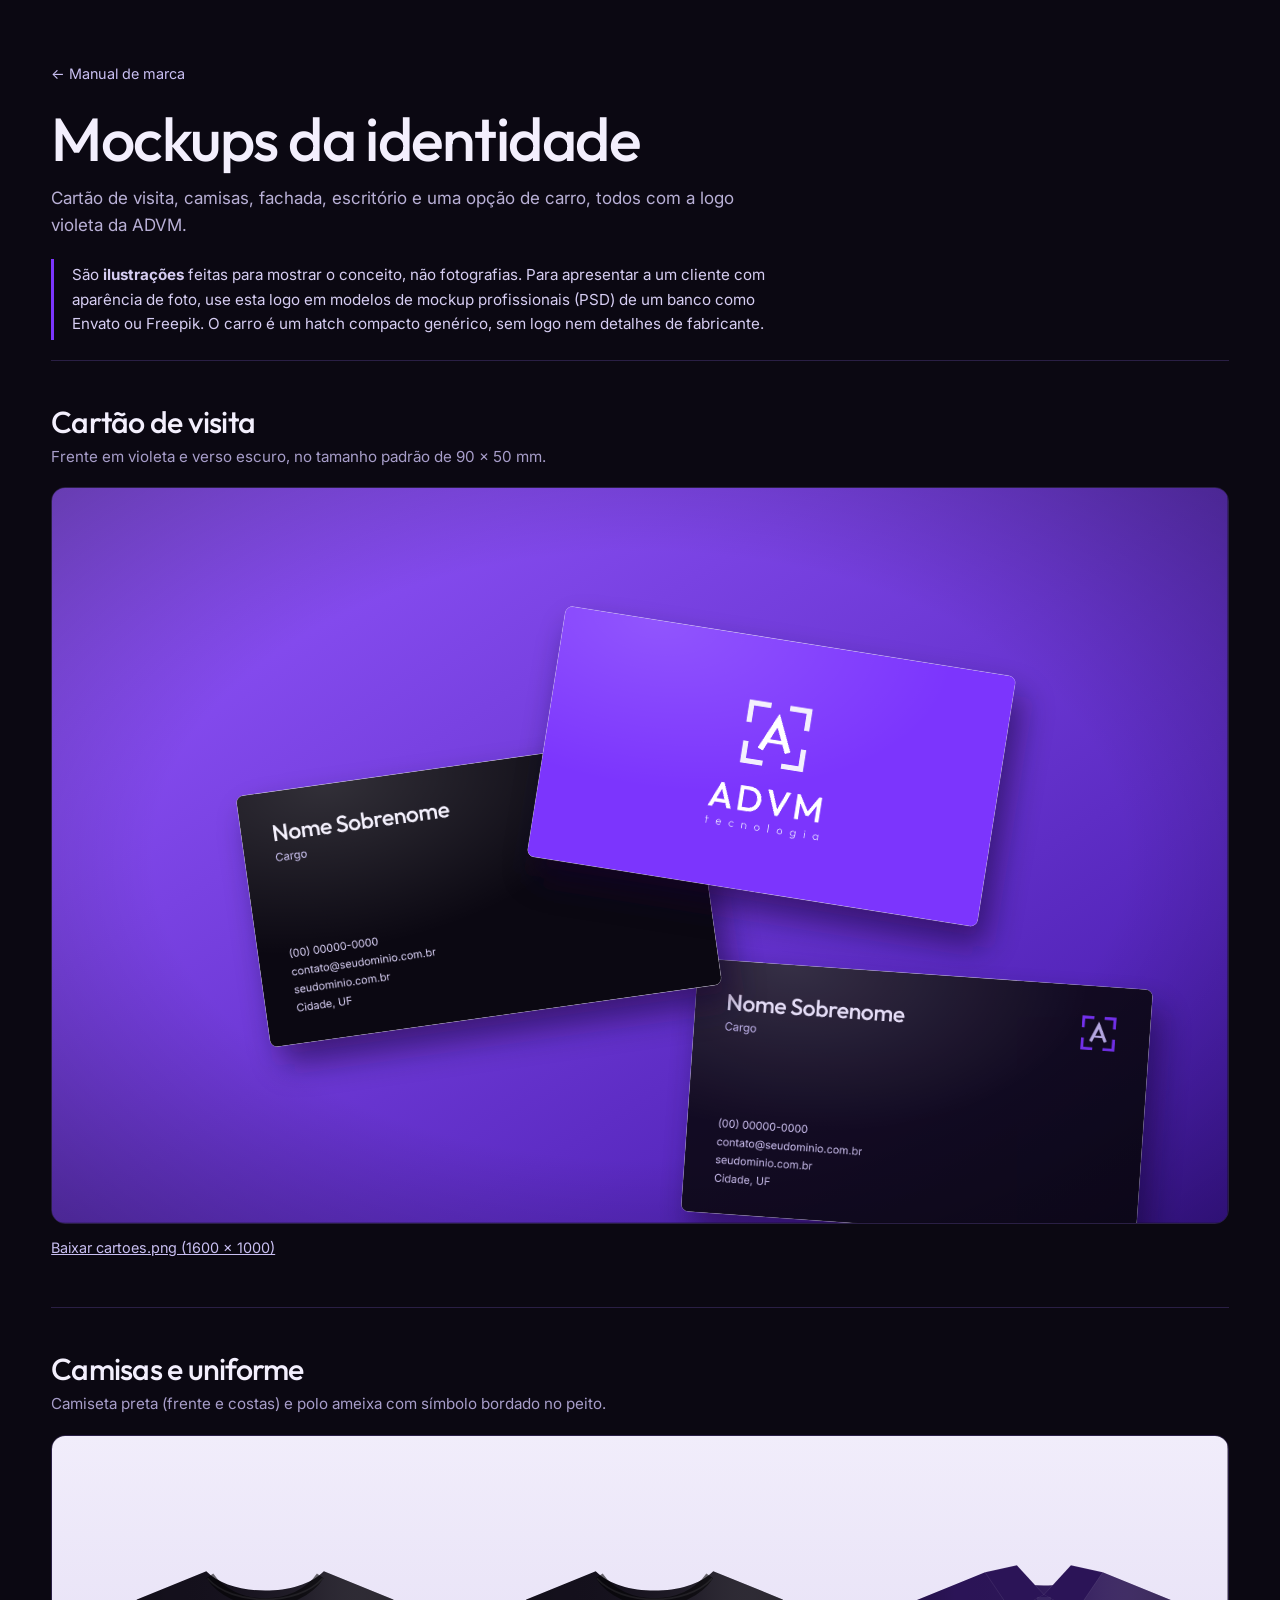
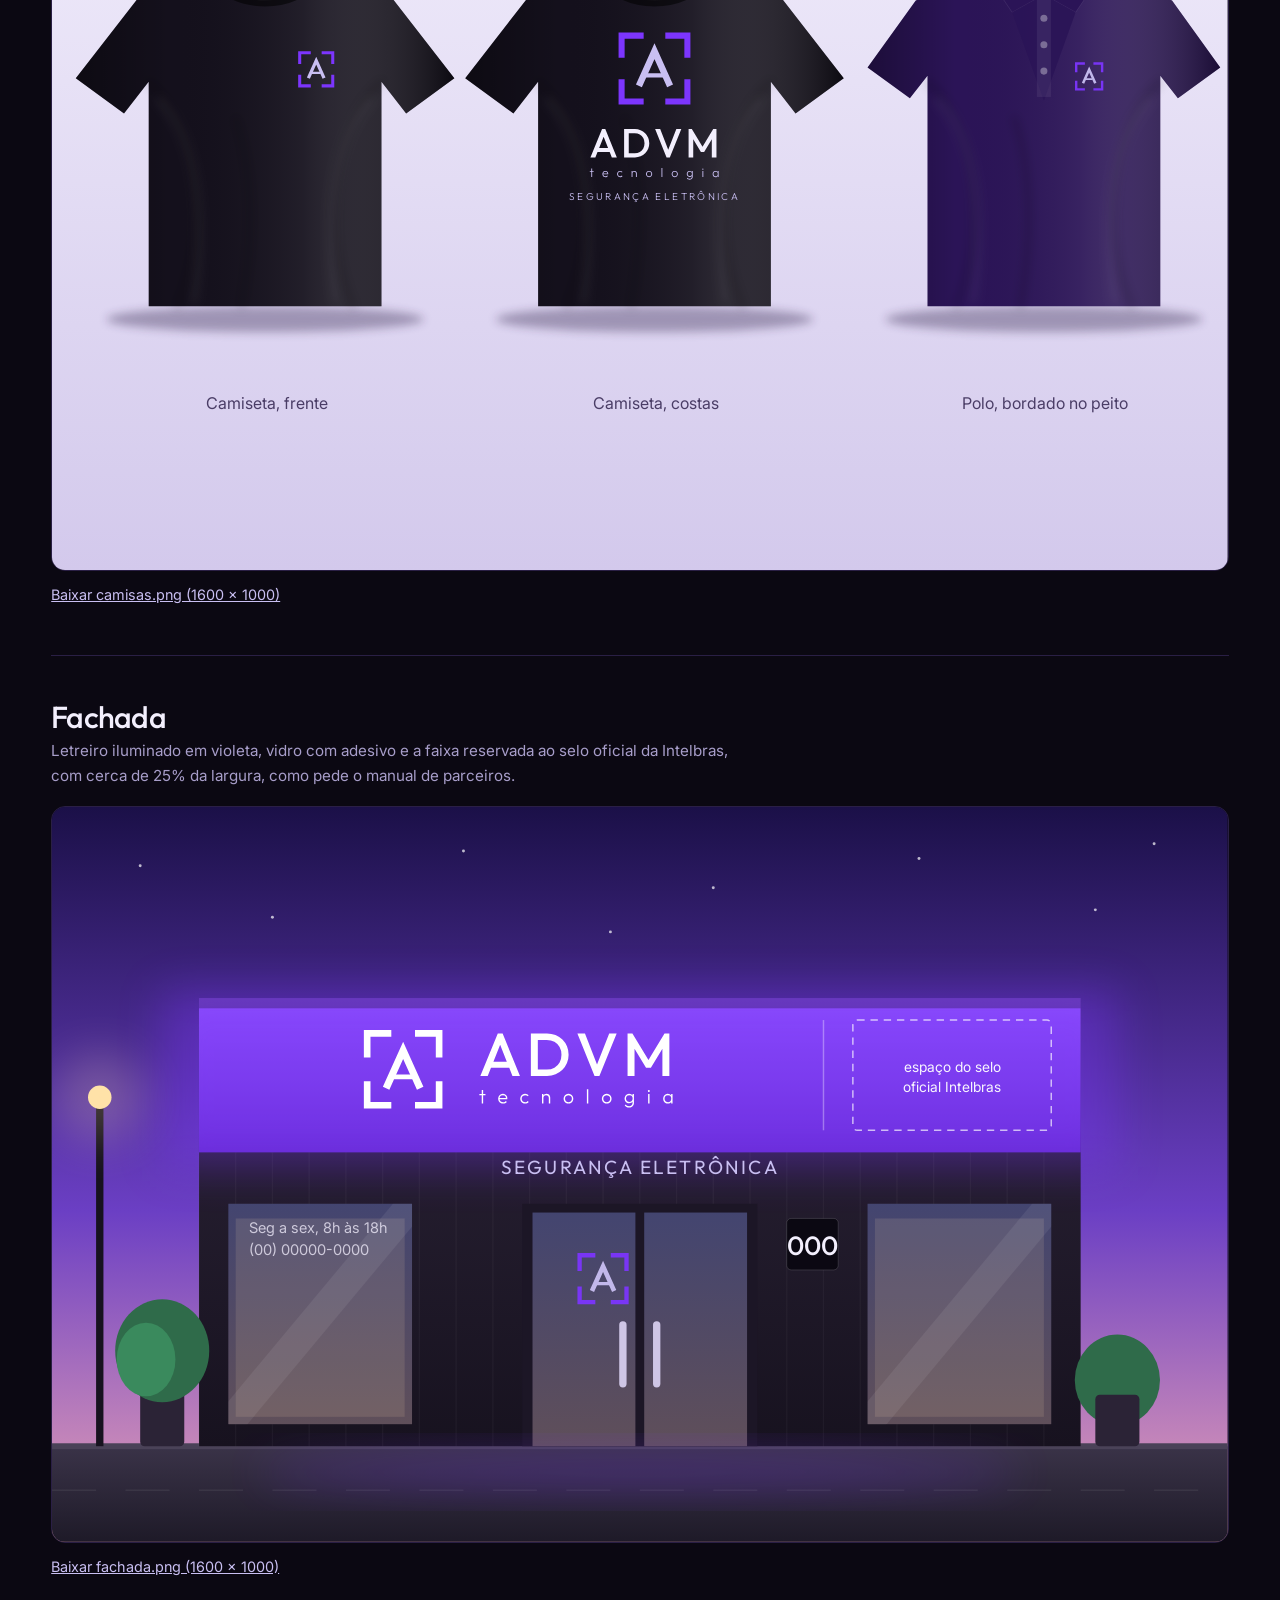
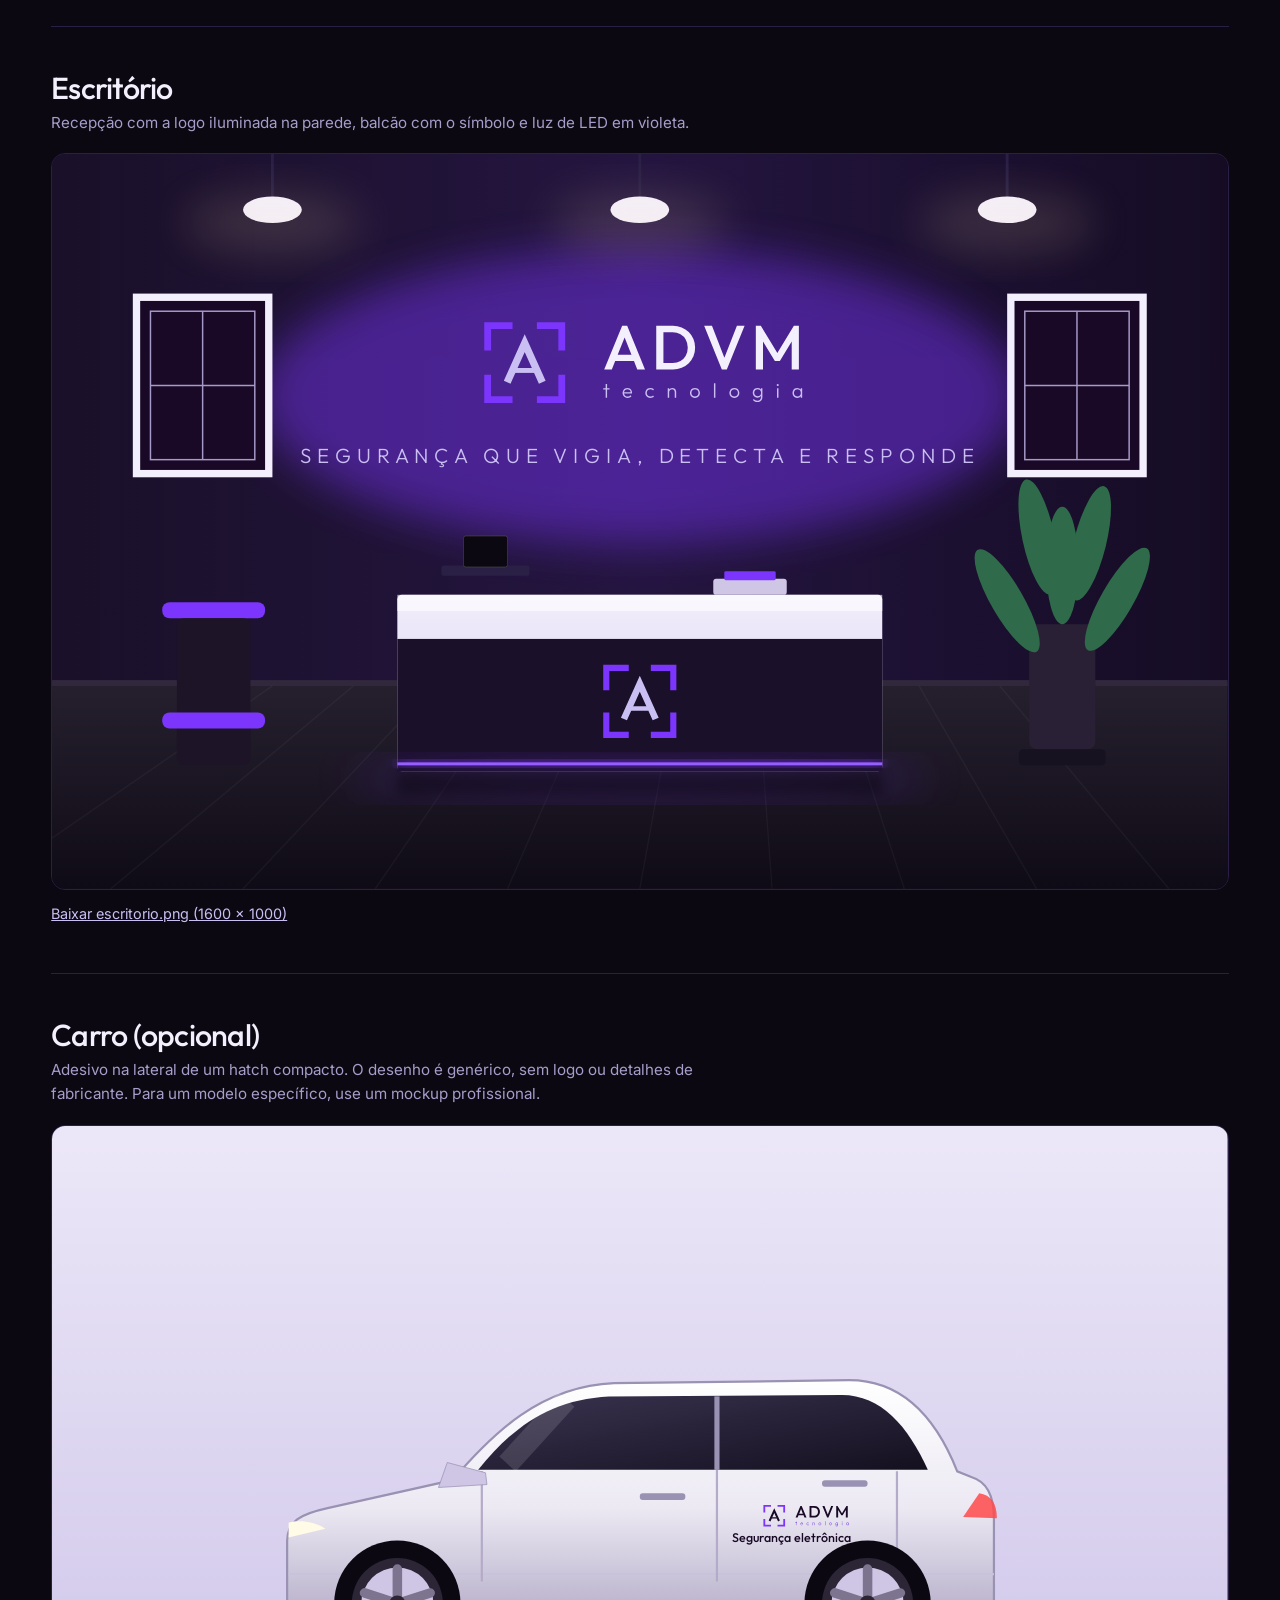
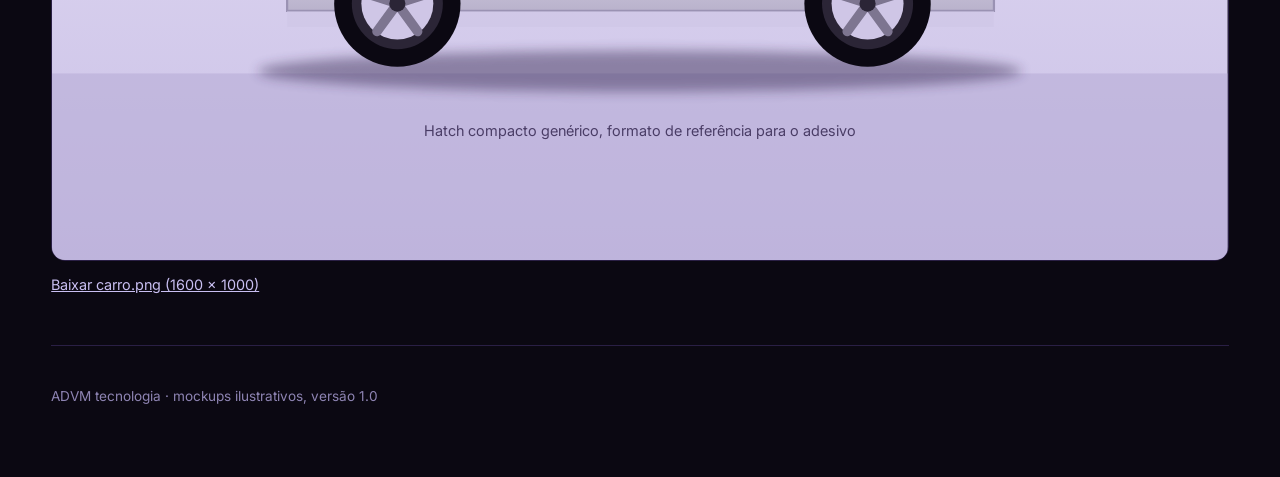
<file: identidade-advm/mockups/index.html>
<!DOCTYPE html>
<html lang="pt-BR"><head><meta charset="UTF-8"><meta name="viewport" content="width=device-width, initial-scale=1">
<title>Mockups | ADVM tecnologia</title>
<link rel="icon" href="../logos/favicon.svg" type="image/svg+xml">
<link rel="preconnect" href="https://fonts.googleapis.com"><link rel="preconnect" href="https://fonts.gstatic.com" crossorigin>
<link href="https://fonts.googleapis.com/css2?family=Inter:wght@400;500;600&family=Outfit:wght@300;400;500;600&display=swap" rel="stylesheet">
<style>
*{box-sizing:border-box;margin:0;padding:0}body{background:#0b0812;color:#f3effd;font:17px/1.6 'Inter',system-ui,sans-serif;-webkit-font-smoothing:antialiased}
.w{width:min(1240px,92%);margin:0 auto}h1,h2{font-family:'Outfit',sans-serif;font-weight:500;letter-spacing:-.025em;line-height:1.05}
header{padding:60px 0 20px}header h1{font-size:clamp(2.2rem,5vw,3.8rem)}header p{color:#b9b0d6;max-width:66ch;margin-top:14px}
.note{border-left:3px solid #7c35fd;padding:4px 0 4px 18px;color:#d6cdf2;max-width:74ch;margin-top:20px;font-size:.95rem}
a.back{color:#c9bff2;font-size:.9rem;text-decoration:none;display:inline-block;margin-bottom:22px}
section{padding:46px 0;border-top:1px solid #2a1f45}section h2{font-size:1.9rem;margin-bottom:6px}section p.d{color:#a79dc9;margin-bottom:18px;max-width:70ch;font-size:.95rem}
.sc{border-radius:14px;overflow:hidden;border:1px solid #2a1f45;line-height:0}.sc svg{width:100%;height:auto;display:block}
.dl{display:inline-block;margin-top:12px;color:#c9bff2;font-size:.9rem}
footer{padding:40px 0 70px;color:#8e84b3;font-size:.85rem;border-top:1px solid #2a1f45}
</style></head><body>
<div class="w"><header><a class="back" href="../index.html">← Manual de marca</a><h1>Mockups da identidade</h1>
<p>Cartão de visita, camisas, fachada, escritório e uma opção de carro, todos com a logo violeta da ADVM.</p>
<p class="note">São <b>ilustrações</b> feitas para mostrar o conceito, não fotografias. Para apresentar a um cliente com aparência de foto, use esta logo em modelos de mockup profissionais (PSD) de um banco como Envato ou Freepik. O carro é um hatch compacto genérico, sem logo nem detalhes de fabricante.</p></header>
<div id="out"></div><footer>ADVM tecnologia · mockups ilustrativos, versão 1.0</footer></div>
<script>
const L = "../logos/";
const IM = (f, x, y, w, h, extra = "") => `<image href="${L}${f}" x="${x}" y="${y}" width="${w}" height="${h}" ${extra}/>`;
const DEFS = (id) => `<defs>
 <filter id="b${id}" x="-30%" y="-30%" width="160%" height="170%"><feGaussianBlur stdDeviation="22"/></filter>
 <filter id="s${id}" x="-30%" y="-30%" width="160%" height="170%"><feGaussianBlur stdDeviation="8"/></filter>
 <filter id="g${id}" x="-50%" y="-50%" width="200%" height="200%"><feGaussianBlur stdDeviation="30"/></filter></defs>`;
/* ---------- 1. cartões ---------- */
function cartoes() {
  const card = (f, x, y, r) => `<g transform="translate(${x} ${y}) rotate(${r})"><rect x="14" y="26" width="620" height="345" rx="12" fill="#12002e" opacity=".55" filter="url(#b1)"/><rect width="620" height="345" rx="10" fill="#e9e4f7"/><clipPath id="c${f.length}${x}"><rect width="620" height="345" rx="10"/></clipPath><g clip-path="url(#c${f.length}${x})"><image href="../papelaria/${f}" width="620" height="345"/></g><rect width="620" height="345" rx="10" fill="none" stroke="#fff" stroke-opacity=".18"/><rect width="620" height="345" rx="10" fill="url(#lg1)"/></g>`;
  return `<svg viewBox="0 0 1600 1000">${DEFS(1)}<defs><linearGradient id="bg1" x1="0" y1="0" x2="1" y2="1"><stop offset="0" stop-color="#9457ff"/><stop offset="1" stop-color="#4318a8"/></linearGradient><radialGradient id="lg1" cx="20%" cy="0%" r="110%"><stop offset="0" stop-color="#fff" stop-opacity=".16"/><stop offset=".6" stop-color="#fff" stop-opacity="0"/></radialGradient><radialGradient id="vg1" cx="50%" cy="50%" r="75%"><stop offset=".55" stop-color="#000" stop-opacity="0"/><stop offset="1" stop-color="#000" stop-opacity=".35"/></radialGradient></defs>
  <rect width="1600" height="1000" fill="url(#bg1)"/>
  <g opacity=".9">${card("cartao-verso.png", 880, 640, 4)}</g>${card("cartao-verso.png", 250, 420, -8)}${card("cartao-frente.png", 700, 160, 9)}
  <rect width="1600" height="1000" fill="url(#vg1)"/></svg>`;
}
/* ---------- 2. camisas ---------- */
const TEE = "M250 80C292 124 408 124 450 80L568 128L672 262L590 322L548 268L548 650L152 650L152 268L110 322L28 262L132 128Z";
const POLO = "M250 82C292 112 408 112 450 82L568 130L650 244L578 296L548 258L548 650L152 650L152 258L122 296L50 244L132 130Z";
function shirt(x, y, s, kind, color, art) {
  const polo = kind === "polo", d = polo ? POLO : TEE, dark = color === "#14101c" ? "#000" : "#0a0418";
  const collar = polo ? `<path d="M250 82L296 150L350 120L304 70Z" fill="${color}" stroke="#ffffff22"/><path d="M450 82L404 150L350 120L396 70Z" fill="${color}" stroke="#ffffff22"/><path d="M296 150L350 120L404 150L350 300Z" fill="${color}" opacity=".9"/><rect x="338" y="124" width="24" height="170" fill="#ffffff10"/>${[160,205,250].map(yy => `<circle cx="350" cy="${yy}" r="6" fill="#ffffff55"/>`).join("")}` :
    `<path d="M256 88C296 148 404 148 444 88" fill="none" stroke="${dark}" stroke-opacity=".55" stroke-width="14" stroke-linecap="butt"/><path d="M252 92C294 140 406 140 448 92" fill="none" stroke="#fff" stroke-opacity=".08" stroke-width="3"/>`;
  return `<g transform="translate(${x} ${y}) scale(${s})"><ellipse cx="350" cy="672" rx="270" ry="22" fill="#2a1f45" opacity=".35" filter="url(#s2)"/>
   <path d="${d}" fill="${color}"/>
   <path d="${d}" fill="url(#sh2)"/>
   <path d="M152 268C230 330 260 520 200 650M548 268C470 330 440 520 500 650M300 330C330 420 330 540 310 650" fill="none" stroke="#000" stroke-opacity=".16" stroke-width="10" stroke-linecap="round" filter="url(#s2)"/>
   <path d="M170 300C230 360 250 480 230 640M530 300C470 360 450 480 470 640" fill="none" stroke="#fff" stroke-opacity=".05" stroke-width="12" stroke-linecap="round" filter="url(#s2)"/>
   ${collar}${art}</g>`;
}
function camisas() {
  const front = IM("simbolo-fundo-escuro.svg", 400, 210, 74, 74);
  const back = IM("logo-vertical-fundo-escuro.svg", 215, 170, 270, 270) + `<text x="350" y="470" text-anchor="middle" font-family="Outfit" font-weight="300" font-size="17" letter-spacing="4" fill="#c9bff2">SEGURANÇA ELETRÔNICA</text>`;
  const poloArt = IM("simbolo-fundo-escuro.svg", 398, 230, 58, 58, 'opacity=".95"');
  return `<svg viewBox="0 0 1600 1000">${DEFS(2)}<defs><linearGradient id="bg2" x1="0" y1="0" x2="0" y2="1"><stop offset="0" stop-color="#f1edfb"/><stop offset="1" stop-color="#d3c9ec"/></linearGradient><linearGradient id="sh2" x1="0" y1="0" x2="1" y2="0"><stop offset="0" stop-color="#000" stop-opacity=".34"/><stop offset=".25" stop-color="#000" stop-opacity="0"/><stop offset=".6" stop-color="#fff" stop-opacity=".06"/><stop offset="1" stop-color="#000" stop-opacity=".4"/></linearGradient></defs>
  <rect width="1600" height="1000" fill="url(#bg2)"/>
  ${shirt(10, 120, .8, "tee", "#14101c", front)}${shirt(540, 120, .8, "tee", "#14101c", back)}${shirt(1070, 120, .8, "polo", "#2b1457", poloArt)}
  <g font-family="Inter" font-size="22" fill="#4a3d66" text-anchor="middle"><text x="292" y="780">Camiseta, frente</text><text x="822" y="780">Camiseta, costas</text><text x="1352" y="780">Polo, bordado no peito</text></g></svg>`;
}
/* ---------- 3. fachada ---------- */
function fachada() {
  const win = (x) => `<g><clipPath id="wc${x}"><rect x="${x}" y="540" width="250" height="300"/></clipPath><rect x="${x}" y="540" width="250" height="300" fill="#2a2140"/><rect x="${x}" y="540" width="250" height="300" fill="url(#gl3)"/><rect x="${x + 10}" y="560" width="230" height="270" fill="#ffd9a8" opacity=".12"/><path clip-path="url(#wc${x})" d="M${x} 840L${x + 250} 540" stroke="#fff" stroke-opacity=".07" stroke-width="40"/></g>`;
  return `<svg viewBox="0 0 1600 1000">${DEFS(3)}<defs><linearGradient id="sk3" x1="0" y1="0" x2="0" y2="1"><stop offset="0" stop-color="#1b1048"/><stop offset=".55" stop-color="#6b3fc4"/><stop offset="1" stop-color="#e9a3b5"/></linearGradient><linearGradient id="gl3" x1="0" y1="0" x2="0" y2="1"><stop offset="0" stop-color="#8fb0ff" stop-opacity=".25"/><stop offset="1" stop-color="#ffd9a8" stop-opacity=".25"/></linearGradient><linearGradient id="gd3" x1="0" y1="0" x2="0" y2="1"><stop offset="0" stop-color="#2c2438"/><stop offset="1" stop-color="#17121f"/></linearGradient><linearGradient id="sw3" x1="0" y1="0" x2="0" y2="1"><stop offset="0" stop-color="#3a3348"/><stop offset="1" stop-color="#1e1a28"/></linearGradient></defs>
  <rect width="1600" height="1000" fill="url(#sk3)"/>
  <g fill="#fff" opacity=".7">${[[120,80],[300,150],[560,60],[900,110],[1180,70],[1420,140],[1500,50],[760,170]].map(([x,y]) => `<circle cx="${x}" cy="${y}" r="2"/>`).join("")}</g>
  <rect x="0" y="870" width="1600" height="130" fill="url(#sw3)"/><rect x="0" y="866" width="1600" height="8" fill="#4a4258"/>
  <path d="M0 930H1600" stroke="#ffffff10" stroke-width="2" stroke-dasharray="60 40"/>
  <rect x="200" y="260" width="1200" height="610" fill="url(#gd3)"/>
  ${Array.from({ length: 24 }, (_, i) => `<path d="M${200 + i * 50} 470V870" stroke="#fff" stroke-opacity=".035" stroke-width="2"/>`).join("")}
  <rect x="200" y="260" width="1200" height="210" fill="#7c35fd"/><rect x="200" y="260" width="1200" height="210" fill="url(#bs3)"/>
  <defs><linearGradient id="bs3" x1="0" y1="0" x2="0" y2="1"><stop offset="0" stop-color="#fff" stop-opacity=".14"/><stop offset="1" stop-color="#000" stop-opacity=".18"/></linearGradient></defs>
  <rect x="150" y="250" width="1300" height="240" fill="#7c35fd" opacity=".35" filter="url(#g3)"/>
  ${IM("logo-horizontal-branco.svg", 250, 290, 760, 134)}
  <path d="M1050 290V440" stroke="#ffffff55" stroke-width="2"/>
  <rect x="1090" y="290" width="270" height="150" rx="6" fill="none" stroke="#ffffffaa" stroke-width="2" stroke-dasharray="10 8"/><text x="1225" y="360" text-anchor="middle" font-family="Inter" font-size="19" fill="#fff" opacity=".95">espaço do selo</text><text x="1225" y="388" text-anchor="middle" font-family="Inter" font-size="19" fill="#fff" opacity=".95">oficial Intelbras</text>
  ${win(240)}${win(1110)}
  <rect x="640" y="540" width="320" height="330" fill="#1c1626"/><rect x="654" y="552" width="140" height="318" fill="#2a2140"/><rect x="654" y="552" width="140" height="318" fill="url(#gl3)"/><rect x="806" y="552" width="140" height="318" fill="#2a2140"/><rect x="806" y="552" width="140" height="318" fill="url(#gl3)"/>
  <rect x="772" y="700" width="10" height="90" rx="5" fill="#cfc6e6"/><rect x="818" y="700" width="10" height="90" rx="5" fill="#cfc6e6"/>
  ${IM("simbolo-fundo-escuro.svg", 708, 600, 84, 84, 'opacity=".95"')}
  <text x="800" y="500" text-anchor="middle" font-family="Outfit" font-weight="400" font-size="26" letter-spacing="3" fill="#c9bff2">SEGURANÇA ELETRÔNICA</text>
  <rect x="1000" y="560" width="70" height="70" rx="6" fill="#0b0812" stroke="#ffffff30"/><text x="1035" y="610" text-anchor="middle" font-family="Outfit" font-weight="500" font-size="36" fill="#f3effd">000</text>
  <rect x="270" y="590" width="190" height="14" rx="3" fill="#ffffff" opacity=".0"/>
  <g font-family="Inter" font-size="20" fill="#f3effd"><text x="268" y="580" opacity=".75">Seg a sex, 8h às 18h</text><text x="268" y="610" opacity=".75">(00) 00000-0000</text></g>
  <rect x="200" y="260" width="1200" height="14" fill="#000" opacity=".25"/>
  <path d="M640 500H960" stroke="#7c35fd" stroke-width="4" opacity=".0"/>
  <ellipse cx="800" cy="905" rx="520" ry="26" fill="#7c35fd" opacity=".28" filter="url(#g3)"/>
  <g><rect x="120" y="760" width="60" height="110" rx="6" fill="#2b2336"/><ellipse cx="150" cy="740" rx="64" ry="70" fill="#2f6b4a"/><ellipse cx="128" cy="752" rx="40" ry="50" fill="#3a8a5d"/><ellipse cx="1450" cy="780" rx="58" ry="62" fill="#2f6b4a"/><rect x="1420" y="800" width="60" height="70" rx="6" fill="#2b2336"/></g>
  <g><rect x="60" y="400" width="10" height="470" fill="#17121f"/><circle cx="65" cy="395" r="16" fill="#ffe2a8"/><circle cx="65" cy="395" r="60" fill="#ffe2a8" opacity=".2" filter="url(#g3)"/></g></svg>`;
}
/* ---------- 4. escritório ---------- */
function escritorio() {
  const frame = (x, y, w, h) => `<rect x="${x}" y="${y}" width="${w}" height="${h}" fill="#f3effd"/><rect x="${x + 10}" y="${y + 10}" width="${w - 20}" height="${h - 20}" fill="#190926"/><g transform="translate(${x + 24} ${y + 24})" stroke="#c9bff2" stroke-width="2" fill="none" opacity=".8"><rect width="${w - 48}" height="${h - 48}"/><path d="M0 ${(h - 48) / 2}H${w - 48}M${(w - 48) / 2} 0V${h - 48}"/></g>`;
  return `<svg viewBox="0 0 1600 1000">${DEFS(4)}<defs><linearGradient id="wl4" x1="0" y1="0" x2="1" y2="0"><stop offset="0" stop-color="#1a1029"/><stop offset=".5" stop-color="#241540"/><stop offset="1" stop-color="#150c24"/></linearGradient><linearGradient id="fl4" x1="0" y1="0" x2="0" y2="1"><stop offset="0" stop-color="#26202e"/><stop offset="1" stop-color="#0f0b16"/></linearGradient><linearGradient id="dk4" x1="0" y1="0" x2="0" y2="1"><stop offset="0" stop-color="#f3effd"/><stop offset="1" stop-color="#cfc6e6"/></linearGradient></defs>
  <rect width="1600" height="1000" fill="url(#wl4)"/>
  <rect y="720" width="1600" height="280" fill="url(#fl4)"/><rect y="716" width="1600" height="8" fill="#31283d"/>
  ${Array.from({ length: 10 }, (_, i) => `<path d="M${i * 180 - 100} 1000L${300 + i * 110} 724" stroke="#fff" stroke-opacity=".04" stroke-width="2"/>`).join("")}
  <ellipse cx="800" cy="330" rx="520" ry="200" fill="#7c35fd" opacity=".45" filter="url(#g4)"/>
  <rect x="380" y="150" width="840" height="360" rx="18" fill="#2a1659" opacity=".0"/>
  ${IM("logo-horizontal-fundo-escuro.svg", 410, 215, 780, 138)}
  <text x="800" y="420" text-anchor="middle" font-family="Outfit" font-weight="300" font-size="28" letter-spacing="8" fill="#c9bff2">SEGURANÇA QUE VIGIA, DETECTA E RESPONDE</text>
  <g stroke="#2a1f45" stroke-width="4">${[300, 800, 1300].map(x => `<path d="M${x} 0V60"/>`).join("")}</g>
  ${[300, 800, 1300].map(x => `<ellipse cx="${x}" cy="76" rx="40" ry="18" fill="#f3effd"/><ellipse cx="${x}" cy="94" rx="120" ry="40" fill="#ffe2a8" opacity=".14" filter="url(#g4)"/>`).join("")}
  ${frame(110, 190, 190, 250)}${frame(1300, 190, 190, 250)}
  <rect x="470" y="600" width="660" height="240" rx="6" fill="url(#dk4)"/><rect x="470" y="600" width="660" height="22" fill="#fff" opacity=".6"/>
  <rect x="470" y="660" width="660" height="180" fill="#1a1029"/><rect x="470" y="826" width="660" height="6" fill="#7c35fd" filter="url(#s4)"/><rect x="470" y="828" width="660" height="4" fill="#9a63ff"/>
  ${IM("simbolo-fundo-escuro.svg", 740, 685, 120, 120)}
  <ellipse cx="800" cy="850" rx="400" ry="18" fill="#7c35fd" opacity=".35" filter="url(#g4)"/>
  <g><rect x="530" y="560" width="120" height="14" rx="3" fill="#2a1f45"/><rect x="560" y="520" width="60" height="42" rx="3" fill="#0b0812" stroke="#ffffff30"/><rect x="900" y="578" width="100" height="22" rx="4" fill="#cfc6e6"/><rect x="915" y="568" width="70" height="12" rx="2" fill="#7c35fd"/></g>
  <g><rect x="1330" y="640" width="90" height="170" rx="10" fill="#2a2036"/><rect x="1316" y="810" width="118" height="22" rx="6" fill="#17121f"/>${[[1375,560,0],[1330,600,-30],[1420,598,30],[1355,520,-12],[1398,528,14]].map(([x, y, r]) => `<ellipse cx="${x}" cy="${y}" rx="22" ry="80" fill="${r % 2 ? "#3a8a5d" : "#2f6b4a"}" transform="rotate(${r} ${x} ${y + 60})"/>`).join("")}</g>
  <g><rect x="150" y="610" width="140" height="22" rx="10" fill="#7c35fd"/><rect x="170" y="632" width="100" height="200" rx="10" fill="#1d1428"/><rect x="150" y="760" width="140" height="22" rx="10" fill="#7c35fd"/></g>
  <rect x="470" y="842" width="660" height="30" fill="#000" opacity=".35" filter="url(#s4)"/></svg>`;
}
/* ---------- 5. carro (opcional) ---------- */
function carro() {
  const wheel = (cx) => `<circle cx="${cx}" cy="650" r="86" fill="#0b0812"/><circle cx="${cx}" cy="650" r="62" fill="#2b2536"/><circle cx="${cx}" cy="650" r="49" fill="#cfc6e6"/>${Array.from({ length: 5 }, (_, i) => `<path d="M${cx} 650L${cx + Math.cos(i * 1.2566 - 1.57) * 47} ${650 + Math.sin(i * 1.2566 - 1.57) * 47}" stroke="#7d7590" stroke-width="13" stroke-linecap="round"/>`).join("")}<circle cx="${cx}" cy="650" r="11" fill="#2b2536"/>`;
  return `<svg viewBox="0 0 1600 1000">${DEFS(5)}<defs><linearGradient id="bg5" x1="0" y1="0" x2="0" y2="1"><stop offset="0" stop-color="#ece7f8"/><stop offset="1" stop-color="#c9bfe6"/></linearGradient><linearGradient id="bd5" x1="0" y1="0" x2="0" y2="1"><stop offset="0" stop-color="#ffffff"/><stop offset=".55" stop-color="#ece9f3"/><stop offset="1" stop-color="#b9b2cc"/></linearGradient><linearGradient id="gl5" x1="0" y1="0" x2="1" y2="1"><stop offset="0" stop-color="#3a3350"/><stop offset="1" stop-color="#14101f"/></linearGradient></defs>
  <rect width="1600" height="1000" fill="url(#bg5)"/><rect y="745" width="1600" height="255" fill="#b7acd6" opacity=".55"/>
  <ellipse cx="800" cy="742" rx="520" ry="28" fill="#2a1f45" opacity=".42" filter="url(#s5)"/>
  <path d="M320 660V565C320 538 338 528 375 520L545 482C600 418 665 354 765 350L1085 346C1160 346 1205 402 1232 470L1252 478C1272 484 1282 502 1282 534V660Z" fill="url(#bd5)" stroke="#9a92b3" stroke-width="3"/>
  <path d="M580 468C628 408 680 372 758 368L1075 366C1128 366 1165 408 1192 468Z" fill="url(#gl5)"/><path d="M905 368V468" stroke="#9a92b3" stroke-width="7"/>
  <path d="M620 460L700 372" stroke="#fff" stroke-opacity=".13" stroke-width="30"/>
  <path d="M322 610H1282" stroke="#c9c2dc" stroke-width="3"/>
  <path d="M905 468V620M1150 470V620M585 470V620" stroke="#b3abc9" stroke-width="3" fill="none"/>
  <rect x="800" y="500" width="62" height="9" rx="4" fill="#9a92b3"/><rect x="1048" y="482" width="62" height="9" rx="4" fill="#9a92b3"/>
  <path d="M590 472L538 458L526 492L592 488Z" fill="#cfc6e6" stroke="#9a92b3"/>
  <path d="M1262 500C1278 502 1286 514 1286 534L1240 532Z" fill="#ff4a4a" opacity=".85"/><path d="M322 540C336 536 356 538 372 548L322 560Z" fill="#fffbe6"/>
  <path d="M320 660H1282V682H320Z" fill="#cfc6e6" opacity=".6"/>
  ${wheel(470)}${wheel(1110)}
  <g>${IM("logo-horizontal-fundo-claro.svg", 925, 512, 200, 37)}
  <text x="925" y="566" font-family="Outfit" font-weight="500" font-size="17" fill="#190926">Segurança eletrônica</text></g>
  <g font-family="Inter" font-size="20" fill="#4a3d66"><text x="800" y="830" text-anchor="middle">Hatch compacto genérico, formato de referência para o adesivo</text></g></svg>`;
}
const SC = [
 ["Cartão de visita", "Frente em violeta e verso escuro, no tamanho padrão de 90 × 50 mm.", cartoes, "cartoes"],
 ["Camisas e uniforme", "Camiseta preta (frente e costas) e polo ameixa com símbolo bordado no peito.", camisas, "camisas"],
 ["Fachada", "Letreiro iluminado em violeta, vidro com adesivo e a faixa reservada ao selo oficial da Intelbras, com cerca de 25% da largura, como pede o manual de parceiros.", fachada, "fachada"],
 ["Escritório", "Recepção com a logo iluminada na parede, balcão com o símbolo e luz de LED em violeta.", escritorio, "escritorio"],
 ["Carro (opcional)", "Adesivo na lateral de um hatch compacto. O desenho é genérico, sem logo ou detalhes de fabricante. Para um modelo específico, use um mockup profissional.", carro, "carro"]
];
document.getElementById("out").innerHTML = SC.map(([t, d, fn, id]) => `<section id="${id}"><h2>${t}</h2><p class="d">${d}</p><div class="sc" data-id="${id}">${fn()}</div><a class="dl" href="png/${id}.png" download>Baixar ${id}.png (1600 × 1000)</a></section>`).join("");
</script></body></html>
</file>
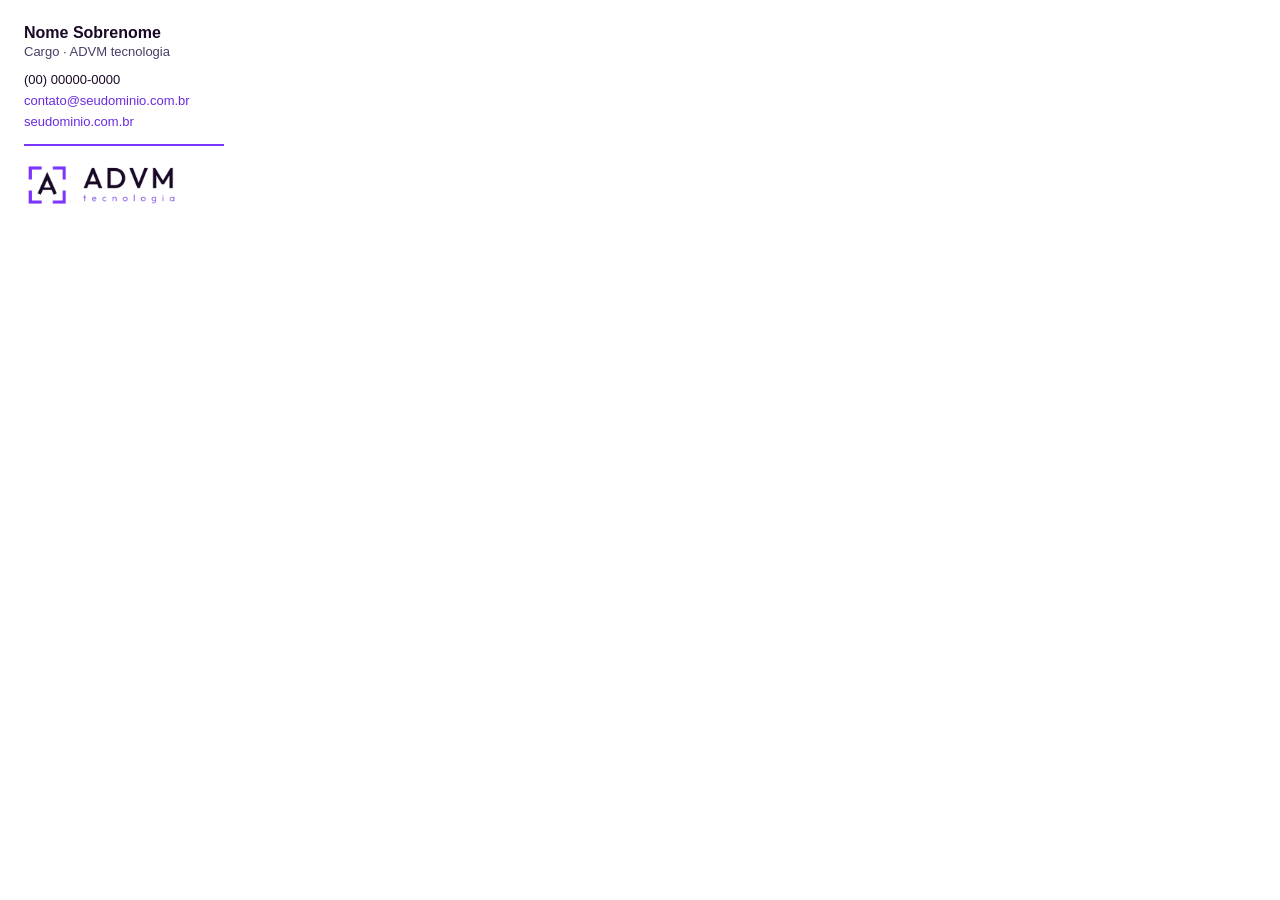
<file: identidade-advm/papelaria/assinatura-email.html>
<!DOCTYPE html>
<html lang="pt-BR"><head><meta charset="utf-8"><title>Assinatura de e-mail | ADVM tecnologia</title></head>
<body style="margin:24px;font-family:Arial,Helvetica,sans-serif;background:#fff">
<!--
  COMO USAR: abra esta página no navegador, selecione a assinatura abaixo, copie e cole nas
  configurações de assinatura do Gmail ou Outlook. Troque nome, cargo, telefone e e-mail.
  A imagem da logo precisa estar na internet: suba "assinatura-logo.png" no site e troque o
  endereço em src="..." pelo link completo (ex.: https://seudominio.com.br/assinatura-logo.png).
-->
<table cellpadding="0" cellspacing="0" style="border-collapse:collapse;font-family:Arial,Helvetica,sans-serif;color:#190926">
  <tr><td style="padding:0 0 10px 0"><strong style="font-size:16px;color:#190926">Nome Sobrenome</strong><br><span style="font-size:13px;color:#4a3d66">Cargo · ADVM tecnologia</span></td></tr>
  <tr><td style="padding:0 0 12px 0;font-size:13px;line-height:1.6;color:#190926">(00) 00000-0000<br><a href="mailto:contato@seudominio.com.br" style="color:#6a2be0;text-decoration:none">contato@seudominio.com.br</a><br><a href="https://seudominio.com.br" style="color:#6a2be0;text-decoration:none">seudominio.com.br</a></td></tr>
  <tr><td style="border-top:2px solid #7c35fd;padding-top:12px"><img src="assinatura-logo.png" alt="ADVM tecnologia" width="200" style="display:block;border:0;height:auto"></td></tr>
</table>
</body></html>
</file>
<file: style.css>
@font-face{font-family:Outfit;font-weight:300;font-display:swap;src:url(fonts/outfit-latin-300-normal.woff) format("woff")}
@font-face{font-family:Outfit;font-weight:500;font-display:swap;src:url(fonts/outfit-latin-500-normal.woff) format("woff")}
@font-face{font-family:Outfit;font-weight:600;font-display:swap;src:url(fonts/outfit-latin-600-normal.woff) format("woff")}
@font-face{font-family:Inter;font-weight:400;font-display:swap;src:url(fonts/inter-latin-400-normal.woff) format("woff")}
@font-face{font-family:Inter;font-weight:500;font-display:swap;src:url(fonts/inter-latin-500-normal.woff) format("woff")}
@font-face{font-family:Inter;font-weight:600;font-display:swap;src:url(fonts/inter-latin-600-normal.woff) format("woff")}
:root{--noite:#0b0812;--ameixa:#190926;--vio:#7c35fd;--vio2:#a77bff;--lav:#c9bff2;--nev:#f3effd;--mut:#a79dc9;--ln:#2a1f45;--ok:#3dd68c;--vio-h:#8d4dff;--vio-d:#6a2be0;--tint:#efe7ff;--line-l:#d7caf5;--card-b:#e2d9f5;--card-bh:#b79bff;--mut-l:#5d4f82;--ico-l:#8b78bd;--glow:#2a1259;--a1:#6a2be0;--a2:#4a23a8;--a3:#d6b25e;--lt:#e2d9ff;--lt2:#d6cdf2;--dash:#6b5f93;--on:#fff;--f1:Outfit,'Arial Narrow',sans-serif;--f2:Inter,system-ui,sans-serif;--ease:cubic-bezier(.16,1,.3,1)}
html[data-tema="verde"]{--noite:#07120b;--ameixa:#0c2415;--vio:#06cc3e;--vio2:#5be887;--lav:#b9f0cb;--nev:#effaf2;--mut:#a8cdb6;--ln:#1a3a28;--vio-h:#2ad95e;--vio-d:#058a2b;--tint:#e0f6e8;--line-l:#c3e6cf;--card-b:#d3eadb;--card-bh:#4fdc7f;--mut-l:#47664f;--ico-l:#6fae85;--glow:#0b4a22;--a1:#058a2b;--a2:#005a1e;--a3:#d6b25e;--lt:#d8f5e2;--lt2:#c6e8d2;--dash:#4d7a5c;--on:#03140a}
html[data-tema="oliva"]{--noite:#11140c;--ameixa:#1a2012;--vio:#c9a24a;--vio2:#dcc276;--lav:#d6dca8;--nev:#eff0e1;--mut:#a3a98c;--ln:#2a3120;--vio-h:#d8b45c;--vio-d:#7c5f12;--tint:#ecebd0;--line-l:#d4d6b4;--card-b:#dfe0c8;--card-bh:#c9a24a;--mut-l:#575c3f;--ico-l:#8a8c5e;--glow:#2c3a14;--a1:#5e694f;--a2:#3a4a22;--a3:#d6dca8;--lt:#e4e8c4;--lt2:#d3d8b8;--dash:#6b7255;--on:#1a1405}
html[data-tema="azul"]{--noite:#091526;--ameixa:#0f2744;--vio:#2f7bff;--vio2:#6aa8ff;--lav:#bcd6ff;--nev:#eef4fb;--mut:#93a9c8;--ln:#1b3556;--vio-h:#4a8fff;--vio-d:#1d5fd1;--tint:#e1ecff;--line-l:#c5d7f2;--card-b:#d6e3f6;--card-bh:#7aa7f0;--mut-l:#47607f;--ico-l:#7f9bc4;--glow:#123a73;--a1:#1d5fd1;--a2:#0f3d8f;--a3:#d6b25e;--lt:#dbe8ff;--lt2:#c9daf2;--dash:#4d6a90;--on:#fff}
html.tt *,html.tt *::before,html.tt *::after{transition:background-color .6s,color .6s,border-color .6s,fill .6s,stroke .6s,box-shadow .6s!important}
.theme{position:fixed;left:18px;bottom:20px;z-index:96;display:flex;align-items:center;gap:10px;padding:8px 12px 8px 16px;border-radius:999px;background:color-mix(in srgb,var(--noite) 88%,transparent);backdrop-filter:blur(12px);border:1px solid color-mix(in srgb,#fff 18%,transparent);box-shadow:0 12px 30px #0008;font-size:.85rem;color:#fff}
.theme span{opacity:.8}
.theme button{position:relative;width:30px;height:30px;border-radius:50%;border:2px solid transparent;background:conic-gradient(var(--c1) 0 50%,var(--c2) 50% 100%);transition:transform .25s var(--ease),border-color .25s}
.theme button:hover{transform:scale(1.15)}.theme button.on{border-color:#fff;transform:scale(1.15)}
@media(max-width:640px){.theme{left:12px;bottom:14px;padding:6px 8px 6px 12px}.theme span{display:none}}

*{box-sizing:border-box;margin:0;padding:0}
html{overflow-x:clip}
body{background:var(--noite);color:var(--nev);font:400 1.125rem/1.6 var(--f2);-webkit-font-smoothing:antialiased}
a{color:inherit}button{font:inherit;color:inherit;cursor:pointer;border:0;background:none;text-align:left}
h1,h2,h3{font-family:var(--f1);font-weight:500;letter-spacing:-.03em;line-height:1.04}
:focus-visible{outline:3px solid var(--vio2);outline-offset:3px;border-radius:8px}
.skip{position:absolute;left:-999px;top:8px;background:#fff;color:#000;padding:10px 16px;z-index:200}.skip:focus{left:8px}
.wrap{width:min(1180px,90%);margin:0 auto}
.progress{position:fixed;left:0;top:0;height:3px;width:100%;z-index:120;background:linear-gradient(90deg,var(--vio),var(--vio2));transform-origin:0 50%;transform:scaleX(0)}

/* header */
.top{position:fixed;inset:0 0 auto 0;z-index:100;display:flex;align-items:center;justify-content:space-between;padding:16px 5vw;transition:padding .35s;border-bottom:1px solid transparent}
.top::before{content:"";position:absolute;inset:0;z-index:-1;background:color-mix(in srgb,var(--noite) 90%,transparent);backdrop-filter:blur(14px);opacity:0;transition:opacity .35s}
.top.on::before{opacity:1}.top.on{padding-block:10px;border-color:var(--ln)}
.brand img{display:block;height:44px;width:auto}
.nav{display:flex;align-items:center;gap:32px;font-size:1rem;font-weight:500}
.nav a:not(.btn){position:relative;padding:6px 0;color:var(--lt2);text-decoration:none;transition:color .2s}
.nav a:not(.btn)::after{content:"";position:absolute;left:0;right:0;bottom:0;height:2px;background:var(--vio2);transform:scaleX(0);transform-origin:left;transition:transform .35s var(--ease)}
.nav a:not(.btn):hover,.nav a.act{color:#fff}.nav a:not(.btn):hover::after,.nav a.act::after{transform:scaleX(1)}
.burger{display:none;width:46px;height:46px;border-radius:50%;background:#ffffff14;position:relative}
.burger span{position:absolute;left:14px;right:14px;height:2px;background:#fff;transition:.3s var(--ease)}.burger span:first-child{top:19px}.burger span:last-child{top:26px}
.burger.on span:first-child{top:22px;transform:rotate(45deg)}.burger.on span:last-child{top:22px;transform:rotate(-45deg)}

/* botões */
.btn{position:relative;isolation:isolate;display:inline-flex;align-items:center;justify-content:center;gap:12px;background:var(--vio);color:var(--on);font:600 1.05rem var(--f2);padding:14px 26px;border-radius:999px;text-decoration:none;transition:transform .3s var(--ease),box-shadow .3s,background .3s}
.btn svg{width:20px;height:20px;fill:none;stroke:currentColor;stroke-width:2.2;stroke-linecap:round;stroke-linejoin:round;transition:transform .3s var(--ease)}
.btn:hover{background:var(--vio-h);box-shadow:0 10px 40px color-mix(in srgb,var(--vio) 40%,transparent)}.btn:hover svg{transform:translateX(5px)}.btn:active{transform:scale(.97)}
.btn--lg{padding:18px 34px;font-size:1.12rem}.btn--sm{padding:10px 22px;font-size:.98rem}
.btn--ghost{color:#fff;background:#ffffff10;border:1px solid #ffffff33}.btn--ghost:hover{background:#ffffff22;box-shadow:none}
.btn--pulse::before,.btn--pulse::after{content:"";position:absolute;inset:0;border-radius:inherit;background:var(--vio);z-index:-1;pointer-events:none;animation:pulse 2.4s cubic-bezier(.2,.6,.3,1) infinite}
.btn--pulse::after{animation-delay:1.2s}
.btn--pulse:hover::before,.btn--pulse:hover::after{animation-play-state:paused;opacity:0}
@keyframes pulse{0%{transform:scale(1);opacity:.5}70%,100%{transform:scale(1.26,1.65);opacity:0}}
.btn--wa{background:#fff;color:var(--ameixa)}.btn--wa:hover{background:#fff;box-shadow:0 10px 40px #ffffff44}.btn--wa::before,.btn--wa::after{background:#fff}

/* aurora */
.aurora{position:fixed;inset:0;z-index:0;overflow:hidden;pointer-events:none}
.aurora i{position:absolute;border-radius:50%;will-change:transform}
.aurora i:nth-child(1){width:70vw;height:70vw;left:-22vw;top:-28vw;background:radial-gradient(closest-side,var(--a1),transparent);opacity:.6;animation:drift1 18s ease-in-out infinite alternate}
.aurora i:nth-child(2){width:58vw;height:58vw;right:-18vw;bottom:-22vw;background:radial-gradient(closest-side,var(--a2),transparent);opacity:.6;animation:drift2 22s ease-in-out infinite alternate}
.aurora--soft i{opacity:.32!important}
@keyframes drift1{to{transform:translate(10vw,8vw) scale(1.15)}}@keyframes drift2{to{transform:translate(-8vw,-8vw) scale(.9)}}

/* hero */
.hero{position:relative;min-height:100svh;display:grid;align-items:center;padding:110px 0 90px;overflow:hidden}
.pill{display:inline-flex;align-items:center;gap:10px;padding:8px 18px;border:1px solid #ffffff2a;border-radius:999px;background:#ffffff0d;font-size:.95rem;color:var(--lt);margin-bottom:26px}
.dot{width:9px;height:9px;border-radius:50%;background:var(--ok);animation:ping 2s infinite}
@keyframes ping{0%{box-shadow:0 0 0 0 #3dd68c88}70%,100%{box-shadow:0 0 0 10px #3dd68c00}}
.hero h1{letter-spacing:-.03em}
.hero h1 .l1{display:block;font-size:clamp(4.2rem,11vw,9rem);font-weight:600;letter-spacing:.06em;line-height:.95;margin-right:-.06em}
.hero h1 .l2{display:block;margin-top:14px;font-size:clamp(1.35rem,3vw,2.3rem);font-weight:300;letter-spacing:-.01em;line-height:1.2;color:var(--lav)}
.lead{max-width:48ch;color:var(--lt2);font-size:1.25rem;margin:24px 0 34px}.lead strong{color:#fff;font-weight:600}
.hero__cta{display:flex;gap:16px;flex-wrap:wrap}
.view.enter .hero h1,.view.enter .hero .lead,.view.enter .hero__cta,.view.enter .stats{animation:fadeUp .9s var(--ease) both}
.view.enter .hero h1{animation-delay:.05s}.view.enter .hero .lead{animation-delay:.2s}.view.enter .hero__cta{animation-delay:.35s}.view.enter .stats{animation-delay:.5s}
@keyframes fadeUp{from{opacity:0;transform:translateY(28px)}}
.scroll{position:absolute;left:50%;bottom:24px;width:28px;height:46px;border:2px solid #ffffff44;border-radius:20px;transform:translateX(-50%)}
.scroll span{position:absolute;left:50%;top:8px;width:4px;height:9px;margin-left:-2px;border-radius:2px;background:#fff;animation:wheel 1.8s infinite}
@keyframes wheel{0%{opacity:0;transform:translateY(0)}30%{opacity:1}100%{opacity:0;transform:translateY(16px)}}


/* hero centrado com faixas */
.hero{text-align:center}
.hero__c{position:relative;z-index:2;display:flex;flex-direction:column;align-items:center}
.eyebrow{font:600 .86rem var(--f2);letter-spacing:.22em;text-transform:uppercase;color:var(--lav);margin-bottom:26px}
.hero .lead{margin:26px auto 34px;max-width:46ch}
.hero__cta{justify-content:center}
.cur{position:fixed;left:0;top:0;width:38px;height:38px;margin:-19px 0 0 -19px;border-radius:50%;border:2px solid var(--vio2);background:color-mix(in srgb,var(--vio2) 12%,transparent);pointer-events:none;z-index:330;opacity:0;transition:opacity .3s,width .25s,height .25s,margin .25s,background .25s}
.cur.on{opacity:1}.cur.big{width:64px;height:64px;margin:-32px 0 0 -32px;background:color-mix(in srgb,var(--vio2) 20%,transparent)}
@media(hover:none){.cur{display:none}}
.stats{display:grid;grid-template-columns:repeat(4,auto);justify-content:center;margin-top:58px;border-top:1px solid color-mix(in srgb,#fff 14%,transparent);padding-top:34px}
.stats>div{padding:0 clamp(18px,3.6vw,52px);text-align:center;border-left:1px solid color-mix(in srgb,#fff 12%,transparent)}.stats>div:first-child{border-left:0}
.stats dt{font:500 clamp(2.6rem,5vw,4rem)/1 var(--f1);letter-spacing:-.02em;font-variant-numeric:tabular-nums;background:linear-gradient(180deg,#fff,var(--lav));-webkit-background-clip:text;background-clip:text;color:transparent}
.stats dd{color:var(--mut);font-size:.95rem;max-width:16ch;margin:8px auto 0;line-height:1.35}
.stats [data-exemplo] dd::after{content:" (exemplo)";color:var(--vio2);font-size:.82em}
.bg{position:fixed;left:0;top:0;width:100%;pointer-events:none;z-index:0}
.sec--dark>.wrap,.contato>.wrap{position:relative;z-index:2}
.band{background:color-mix(in srgb,var(--ameixa) 72%,transparent);border-block:1px solid var(--ln);overflow:hidden;white-space:nowrap;padding:22px 0;position:relative;z-index:3}
.band__t{display:inline-flex;align-items:center;animation:mq 36s linear infinite}
.band span{font:500 clamp(1.3rem,2.4vw,1.8rem)/1 var(--f1);letter-spacing:-.01em;padding:0 28px;color:var(--lt)}
.band i{width:8px;height:8px;border-radius:50%;background:var(--vio2);flex:none}
@keyframes mq{to{transform:translateX(-50%)}}

/* seções */
.sec{position:relative;padding:120px 0}
.sec--light{color:var(--nev)}
.sec--dark{overflow:hidden}
.head{margin-bottom:50px;position:relative}.head h2{font-size:clamp(2.3rem,4.8vw,4rem);max-width:18ch}
.sub{margin-top:14px;max-width:52ch;color:var(--lav);font-size:1.2rem}
[data-reveal]{opacity:0;transform:translateY(34px);transition:opacity .8s var(--ease),transform .8s var(--ease);transition-delay:var(--d,0s)}
[data-reveal].in{opacity:1;transform:none}

/* serviços */
.grid{list-style:none;display:grid;grid-template-columns:repeat(3,1fr);gap:20px}
.card{position:relative;padding:32px;border-radius:24px;background:linear-gradient(160deg,color-mix(in srgb,var(--ameixa) 88%,transparent),color-mix(in srgb,var(--noite) 82%,transparent));border:1px solid #ffffff22;transition:transform .4s var(--ease),box-shadow .4s,border-color .4s,opacity .8s var(--ease)}
.card:hover{transform:translateY(-8px);box-shadow:0 26px 50px color-mix(in srgb,var(--vio) 18%,transparent);border-color:var(--vio2)}
.card .ic{display:grid;place-items:center;width:64px;height:64px;border-radius:20px;background:color-mix(in srgb,var(--vio) 16%,transparent);margin-bottom:22px;transition:background .4s,transform .5s var(--ease)}
.card .ic svg{width:30px;height:30px;fill:none;stroke:var(--vio2);stroke-width:1.9;stroke-linecap:round;stroke-linejoin:round;transition:stroke .4s}
.card:hover .ic{background:var(--vio);transform:rotate(-8deg) scale(1.08)}.card:hover .ic svg{stroke:var(--on)}
.card h3{font-size:1.6rem;margin-bottom:10px}.card p{color:var(--lt2);font-size:1.05rem;line-height:1.5}
.cta-row{margin-top:48px;display:flex;justify-content:center}

/* abas: para quem */
.tabs{display:flex;gap:10px;flex-wrap:wrap;margin-bottom:34px;position:relative}
.tabs button{padding:14px 24px;border-radius:999px;border:1px solid #ffffff2e;font-weight:500;font-size:1.02rem;transition:background .3s,border-color .3s,transform .3s var(--ease),color .3s}
.tabs button:hover{border-color:var(--vio2);transform:translateY(-2px)}
.tabs button[aria-selected="true"]{background:var(--vio);border-color:var(--vio);color:var(--on);box-shadow:0 10px 30px color-mix(in srgb,var(--vio) 33%,transparent)}
.tp{position:relative;display:grid;grid-template-columns:1fr 1fr;gap:5vw;padding:44px;border-radius:30px;background:linear-gradient(160deg,#ffffff12,#ffffff06);border:1px solid #ffffff22;min-height:320px;align-items:center}
.tp__l h3{font-size:clamp(2rem,3.6vw,3rem);margin-bottom:14px}.tp__l p{color:var(--lt2);font-size:1.2rem;max-width:36ch}
.ref{display:inline-flex;margin-top:22px;padding:9px 18px;border-radius:999px;background:color-mix(in srgb,var(--vio) 20%,transparent);color:var(--lt);font-weight:600;font-size:.98rem}
.tp__r{list-style:none;display:grid;gap:14px}
.tp__r li{display:flex;align-items:center;gap:16px;padding:18px 20px;border-radius:18px;background:#ffffff0d;border:1px solid #ffffff14;font-size:1.15rem;font-weight:500;opacity:0;transform:translateX(24px);animation:slideIn .6s var(--ease) forwards}
.tp__r li svg{flex:none;width:30px;height:30px;padding:6px;border-radius:50%;background:var(--ok);fill:none;stroke:#052;stroke-width:3;stroke-linecap:round;stroke-linejoin:round}
.tp__l>*{animation:fadeUp .6s var(--ease) both}.tp__l>p{animation-delay:.08s}.tp__l>.ref{animation-delay:.16s}
@keyframes slideIn{to{opacity:1;transform:none}}

/* etapas */
.flow{position:relative}
.flow__line{position:absolute;left:12.5%;right:12.5%;top:38px;height:4px;border-radius:2px;background:#ffffff22}
.flow__line i{display:block;height:100%;width:0;border-radius:2px;background:var(--vio);box-shadow:0 0 16px color-mix(in srgb,var(--vio) 53%,transparent);transition:width .8s var(--ease)}
.flow__steps{list-style:none;display:grid;grid-template-columns:repeat(4,1fr);gap:20px;position:relative}
.fs{display:flex;flex-direction:column;align-items:center;text-align:center;gap:8px;width:100%;padding:0 10px 10px;opacity:.5;transition:opacity .5s}
.fs .n{display:grid;place-items:center;width:80px;height:80px;border-radius:50%;background:var(--ameixa);border:4px solid #ffffff26;margin-bottom:14px;transition:.5s var(--ease)}
.fs .n svg{width:32px;height:32px;fill:none;stroke:var(--lav);stroke-width:1.9;stroke-linecap:round;stroke-linejoin:round;transition:stroke .5s}
.fs b{font:500 1.5rem var(--f1);letter-spacing:-.02em}.fs>span:last-child{color:var(--lt2);font-size:1.02rem;line-height:1.45;max-width:24ch}
.fs.on,.fs.done{opacity:1}
.fs.done .n{border-color:var(--vio);background:color-mix(in srgb,var(--vio) 22%,var(--ameixa))}.fs.done .n svg{stroke:var(--vio2)}
.fs.on .n{background:var(--vio);border-color:var(--vio);transform:scale(1.14);box-shadow:0 0 0 12px color-mix(in srgb,var(--vio) 14%,transparent)}.fs.on .n svg{stroke:var(--on)}

/* contato */
.contato{position:relative;padding:120px 0;overflow:hidden}
.contato__g{position:relative;display:grid;grid-template-columns:1fr 1fr;gap:6vw;align-items:start}
.contato h2{font-size:clamp(2.3rem,4.8vw,4rem);max-width:13ch}
.contato .lead{margin:22px 0 30px}
.dados{margin-top:40px}.dados div{display:grid;grid-template-columns:130px 1fr;gap:12px;padding:16px 0;border-top:1px solid #ffffff1c}.dados div:last-child{border-bottom:1px solid #ffffff1c}
.dados dt{color:var(--mut);font-size:1rem}.dados a{text-decoration:none}.dados a:hover{color:var(--vio2)}
.selo{margin-top:26px;border:1px dashed var(--dash);border-radius:14px;padding:22px;color:var(--mut);font-size:.95rem}
.form{display:grid;gap:16px;padding:34px;border-radius:28px;background:linear-gradient(160deg,#ffffff14,#ffffff08);border:1px solid #ffffff22}
.form__t{font:500 1.5rem var(--f1);margin-bottom:2px}
.fld{position:relative}
.fld input,.fld textarea,.fld select{width:100%;font:inherit;font-size:1.08rem;color:#fff;background:color-mix(in srgb,var(--noite) 50%,transparent);border:1px solid #ffffff2e;border-radius:16px;padding:25px 18px 10px;outline:none;transition:border-color .25s,box-shadow .25s;resize:vertical}
.fld select{appearance:none;background-image:linear-gradient(45deg,transparent 50%,var(--lav) 50%),linear-gradient(135deg,var(--lav) 50%,transparent 50%);background-position:calc(100% - 22px) 28px,calc(100% - 16px) 28px;background-size:6px 6px;background-repeat:no-repeat}
.fld select option{background:var(--ameixa);color:#fff}
.fld input:focus,.fld textarea:focus,.fld select:focus{border-color:var(--vio2);box-shadow:0 0 0 4px color-mix(in srgb,var(--vio) 20%,transparent)}
.fld label{position:absolute;left:19px;top:18px;color:var(--mut);pointer-events:none;transition:.25s var(--ease);transform-origin:left top}
.fld input:focus+label,.fld input:not(:placeholder-shown)+label,.fld textarea:focus+label,.fld textarea:not(:placeholder-shown)+label,.fld--sel label{transform:translateY(-10px) scale(.78);color:var(--lav)}
.fld.bad input{border-color:#ff7a7a;box-shadow:0 0 0 4px #ff4a4a22}
.err{display:block;color:#ff9d9d;font-size:.9rem;margin-top:6px}
.fld.shake{animation:shake .4s}@keyframes shake{25%{transform:translateX(-6px)}75%{transform:translateX(6px)}}
#send{justify-self:start;margin-top:4px}#send .ok{position:absolute;opacity:0;transform:scale(.4)}
#send.load .t{opacity:.4}#send.load{pointer-events:none}
#send.okk{background:var(--ok);color:#06331f}#send.okk .t{opacity:0}#send.okk .ok{opacity:1;transform:none;transition:.4s var(--ease);font-size:1.4rem}
.lgpd{font-size:.9rem;color:var(--mut)}.done{color:var(--ok);font-weight:600;min-height:1.4em}

.foot{position:relative;z-index:1;background:color-mix(in srgb,var(--noite) 84%,transparent);border-top:1px solid var(--ln);padding:50px 0 60px;color:var(--mut);font-size:.95rem}
.foot .wrap{display:grid;gap:12px}.foot img{height:40px;width:auto}.foot .mut{font-size:.88rem;max-width:70ch}
.wafab{position:fixed;right:22px;bottom:22px;z-index:95;width:62px;height:62px;border-radius:50%;background:#25d366;display:grid;place-items:center;color:#fff;box-shadow:0 12px 30px #0008;transition:transform .3s var(--ease)}
.wafab:hover{transform:scale(1.1)}.wafab svg{width:30px;height:30px;fill:currentColor}.wafab::before,.wafab::after{background:#25d366!important}

/* responsivo */
@media(max-width:1000px){
 .hero{padding-top:100px}
.grid{grid-template-columns:1fr 1fr}.tp{grid-template-columns:1fr;padding:30px}
 .flow__line{display:none}.flow__steps{grid-template-columns:1fr 1fr;gap:34px 20px}.contato__g{grid-template-columns:1fr}
 .nav{position:fixed;inset:0;background:color-mix(in srgb,var(--noite) 96%,transparent);backdrop-filter:blur(20px);flex-direction:column;justify-content:center;gap:26px;font-size:1.7rem;transform:translateY(-100%);transition:transform .55s var(--ease);padding:0 8vw;align-items:flex-start}
 .nav.on{transform:none}.nav .btn{font-size:1.1rem;padding:14px 28px}.burger{display:block;z-index:110}
}
@media(max-width:640px){
 .grid{grid-template-columns:1fr}.sec{padding:84px 0}.contato{padding:84px 0}.flow__steps{grid-template-columns:1fr;text-align:left}
 .fs{flex-direction:row;flex-wrap:wrap;text-align:left;align-items:center;gap:4px 18px}.fs .n{margin:0;width:64px;height:64px}.fs b{flex:1}.fs>span:last-child{flex-basis:100%;max-width:none;padding-left:82px;margin-top:-30px}
 .dados div{grid-template-columns:1fr;gap:2px}.tp__r li{font-size:1.05rem}.scroll{display:none}.hero__cta .btn{width:100%}.stats{grid-template-columns:1fr 1fr;gap:26px 0;margin-top:40px}.stats>div{padding:0 10px}.stats>div:nth-child(odd){border-left:0}.stats dd{font-size:.85rem}
}
@media(prefers-reduced-motion:reduce){
 html{scroll-behavior:auto}*,*::before,*::after{animation:none!important;transition:none!important}
 [data-reveal]{opacity:1!important;transform:none!important}.btn--pulse::before,.btn--pulse::after{display:none}.cur{display:none}.tp__r li{opacity:1;transform:none}
}


/* ===== v2: páginas, abertura com o A na câmera e circuitos que descem ===== */
.vig{position:fixed;inset:0;z-index:0;pointer-events:none;background:radial-gradient(ellipse 72% 62% at 50% 46%,color-mix(in srgb,var(--noite) 76%,transparent),transparent 100%)}
body{background:radial-gradient(ellipse 80% 60% at 50% 0,var(--glow) 0,transparent 70%) fixed,var(--noite)}
main{position:relative;z-index:1;outline:none;overflow-x:clip}
.view:not(.on){display:none}
.view.on{display:block}
[tabindex="-1"]:focus{outline:none}
main .view.sec{padding-top:150px;padding-bottom:110px}
main .sec--tight{padding:90px 0 120px;min-height:0}
.grid--4{grid-template-columns:repeat(4,1fr)}
a.card{display:block;text-decoration:none;color:inherit;height:100%}
.card--link h3{margin-bottom:8px}
.card__go{position:absolute;right:26px;top:30px;display:grid;place-items:center;width:40px;height:40px;border-radius:50%;border:1px solid #ffffff2a;transition:background .3s,transform .4s var(--ease),border-color .3s}
.card__go svg{width:18px;height:18px;fill:none;stroke:var(--lav);stroke-width:2.2;stroke-linecap:round;stroke-linejoin:round;transition:stroke .3s}
.card--link:hover .card__go{background:var(--vio);border-color:var(--vio);transform:translateX(4px)}.card--link:hover .card__go svg{stroke:var(--on)}
.cta-row--2{gap:16px;flex-wrap:wrap}
.cta-row{margin-top:56px}

/* abertura: o A encaixa no quadrado da câmera */
.intro{position:fixed;inset:0;z-index:300;display:grid;place-items:center;background:radial-gradient(circle at 50% 46%,var(--glow) 0,var(--noite) 64%);opacity:0;visibility:hidden;pointer-events:none}
.intro.show{opacity:1;visibility:visible;pointer-events:auto;transition:opacity .22s}
.intro.show.out{opacity:0;pointer-events:none;transition:opacity .45s}
.intro.boot{opacity:1;visibility:visible;pointer-events:auto;animation:bootOut .45s 1.3s forwards}
@keyframes bootOut{to{opacity:0;visibility:hidden}}
.intro__in{display:grid;justify-items:center;gap:26px}
.mark{width:clamp(140px,22vw,210px);height:auto;overflow:visible;fill:none}
.mk-frame{fill:none;stroke:var(--vio);stroke-width:6.5;stroke-linecap:square;transform-box:fill-box;transform-origin:50% 50%}
.mk-a{fill:none;stroke:var(--lav);stroke-width:7.5;stroke-linejoin:miter;transform-box:fill-box;transform-origin:50% 50%}
.mk-ring{fill:none;stroke:var(--vio2);stroke-width:1.6;opacity:0;transform-box:fill-box;transform-origin:50% 50%}
.mk-lead{fill:none;stroke:var(--vio2);stroke-width:1.6;stroke-linecap:round;stroke-dasharray:1;stroke-dashoffset:1;opacity:0}
.mk-pad{fill:var(--vio2);opacity:0}
.intro__t{font:500 1.05rem var(--f1);letter-spacing:.3em;text-transform:uppercase;color:var(--lav)}
.intro.run .mk-frame,.intro.boot .mk-frame{animation:frameIn .46s cubic-bezier(.2,.8,.2,1) both}
.intro.run .mk-a,.intro.boot .mk-a{animation:aIn .52s .3s cubic-bezier(.25,.9,.3,1.1) both}
.intro.run .mark,.intro.boot .mark{animation:lock .22s .74s ease-out}
.intro.run .mk-ring,.intro.boot .mk-ring{animation:ring .55s .74s ease-out both}
.intro.run .mk-lead,.intro.boot .mk-lead{animation:lead .5s .5s ease-out both}
.intro.run .mk-pad,.intro.boot .mk-pad{animation:padIn .3s .85s ease-out both}
.intro.run .intro__t,.intro.boot .intro__t{animation:capIn .4s .6s var(--ease) both}
@keyframes frameIn{0%{opacity:0;transform:scale(2.3)}55%{opacity:1}100%{opacity:1;transform:scale(1)}}
@keyframes aIn{0%{opacity:0;transform:translateY(-46px) scale(1.8)}50%{opacity:1}78%{opacity:1;transform:translateY(2.5px) scale(.97)}100%{opacity:1;transform:none}}
@keyframes lock{0%{transform:scale(1)}45%{transform:scale(1.08)}100%{transform:scale(1)}}
@keyframes ring{0%{opacity:.85;transform:scale(.5)}100%{opacity:0;transform:scale(2.2)}}
@keyframes lead{0%{stroke-dashoffset:1;opacity:0}25%{opacity:.9}100%{stroke-dashoffset:0;opacity:.9}}
@keyframes padIn{0%{opacity:0;transform:scale(.2)}100%{opacity:1;transform:none}}
@keyframes capIn{0%{opacity:0;transform:translateY(10px)}100%{opacity:1;transform:none}}
.mk-pad{transform-box:fill-box;transform-origin:50% 50%}

@media(max-width:1000px){.grid--4{grid-template-columns:1fr 1fr}main .view.sec{padding-top:130px}}
@media(max-width:640px){.grid--4{grid-template-columns:1fr}main .view.sec{padding-top:112px;padding-bottom:84px}main .sec--tight{padding:64px 0 90px}.cta-row--2 .btn{width:100%}.cta-row .btn{width:100%}}
@media(prefers-reduced-motion:reduce){.intro{display:none!important}.view.enter .hero h1,.view.enter .hero .lead,.view.enter .hero__cta,.view.enter .stats{animation:none}}


/* ===== v3: Sobre nós, números em Projetos, empresas atendidas ===== */
.stats--page{margin:0 0 64px;padding-top:40px}
.about{display:grid;grid-template-columns:1.25fr .75fr;gap:6vw;align-items:center;margin-bottom:70px}
.about__t p{color:var(--lt2);font-size:1.15rem;line-height:1.7;margin-bottom:18px;max-width:58ch}
.about__t .about__lead{font:500 clamp(1.5rem,2.6vw,2.1rem)/1.25 var(--f1);color:#fff;letter-spacing:-.02em;margin-bottom:24px}
.about__cta{display:flex;gap:16px;flex-wrap:wrap;margin-top:34px}
.emblem{display:grid;place-items:center}
.emblem svg{width:min(100%,380px);height:auto;overflow:visible;fill:none;filter:drop-shadow(0 0 40px color-mix(in srgb,var(--vio) 35%,transparent))}
.em-frame{stroke:var(--vio);stroke-width:5.5;stroke-linecap:square;animation:emBreath 4s ease-in-out infinite;transform-box:fill-box;transform-origin:50% 50%}
.em-a{stroke:var(--lav);stroke-width:6.5;stroke-linejoin:miter;transform-box:fill-box;transform-origin:50% 50%;animation:emFloat 5s ease-in-out infinite}
.em-ring{stroke:var(--vio2);stroke-width:1.2;opacity:0;transform-box:fill-box;transform-origin:50% 50%;animation:emRing 3.6s ease-out infinite}
.em-ring.r2{animation-delay:1.8s}
.em-scan{stroke:var(--vio2);stroke-width:1.4;stroke-linecap:round;opacity:.9;animation:emScan 3.4s ease-in-out infinite}
.em-dot{fill:var(--vio2);animation:emBlink 1.2s steps(2,jump-none) infinite}
@keyframes emBreath{0%,100%{transform:scale(1)}50%{transform:scale(1.045)}}
@keyframes emFloat{0%,100%{transform:translateY(0)}50%{transform:translateY(-2.5px)}}
@keyframes emRing{0%{opacity:.7;transform:scale(.6)}100%{opacity:0;transform:scale(2.4)}}
@keyframes emScan{0%,100%{transform:translateY(0);opacity:0}12%{opacity:.9}50%{transform:translateY(68px);opacity:.9}88%{opacity:0}}
@keyframes emBlink{50%{opacity:.15}}

.clients{margin:72px 0 0}
.clients__t{font:500 clamp(1.5rem,2.6vw,2rem) var(--f1);letter-spacing:-.02em;margin-bottom:22px}
.clients__row{overflow:hidden;white-space:nowrap;border-block:1px solid #ffffff1f;padding:22px 0;mask-image:linear-gradient(90deg,transparent,#000 8%,#000 92%,transparent);-webkit-mask-image:linear-gradient(90deg,transparent,#000 8%,#000 92%,transparent)}
.clients__track{display:inline-flex;gap:16px;animation:mqr 46s linear infinite}
.clients__row:hover .clients__track{animation-play-state:paused}
.cl{display:inline-flex;align-items:center;justify-content:center;min-width:180px;height:64px;padding:0 28px;border-radius:16px;border:1px solid #ffffff26;background:linear-gradient(160deg,#ffffff12,#ffffff06);font:500 1.15rem var(--f1);letter-spacing:-.01em;color:var(--lt);transition:border-color .3s,background .3s,transform .3s var(--ease)}
.cl:hover{border-color:var(--vio2);transform:translateY(-3px);color:#fff}
.cl img{display:block;height:34px;width:auto;max-width:150px;object-fit:contain}
@keyframes mqr{to{transform:translateX(calc(-50% - 8px))}}

.card{transform-style:preserve-3d}
.card:hover{transform:perspective(900px) translateY(-8px) rotateX(var(--rx,0deg)) rotateY(var(--ry,0deg))}

@media(max-width:1000px){.about{grid-template-columns:1fr;gap:40px}.emblem svg{width:min(70%,300px)}.stats--page{margin-bottom:48px}}
@media(max-width:640px){.cl{min-width:150px;height:56px;font-size:1rem}.about__cta .btn{width:100%}}
@media(prefers-reduced-motion:reduce){.em-frame,.em-a,.em-ring,.em-scan,.em-dot,.clients__track{animation:none!important}.em-ring{opacity:0}}

@media(max-width:640px){.bg{opacity:.72}}


/* ===== v4: ilustrações, integração, confiança no topo, leitura mais limpa ===== */
.art{width:100%;height:100%;overflow:visible;fill:none;stroke:var(--vio2);stroke-width:2;stroke-linecap:round;stroke-linejoin:round}
.art .f{fill:color-mix(in srgb,var(--ameixa) 86%,#000)}
.art .screen{fill:color-mix(in srgb,var(--noite) 70%,transparent)}
.art .lens{fill:var(--vio);stroke:none}.art .spark{fill:#fff;stroke:none}
.art .led{fill:var(--vio2);stroke:none;animation:ledB 1.6s steps(2,jump-none) infinite}
.art .led.l1{animation-delay:.35s}.art .led.l2{animation-delay:.7s}.art .led.l3{animation-delay:1.05s}
.art .dim{opacity:.45}
.art .lensfill{fill:var(--vio);opacity:.3;stroke:none}
.art .fov{stroke-dasharray:3 5;animation:fovP 2.4s ease-in-out infinite}
.art .scanline{animation:scanY 2.6s ease-in-out infinite}
.art .wave{opacity:0;animation:waveP 2.4s ease-in-out infinite}.art .wave.w2{animation-delay:.4s}
.art .smoke{opacity:0;animation:smokeUp 3.2s ease-in infinite}.art .smoke.s2{animation-delay:1s}.art .smoke.s3{animation-delay:2s}
.art .gear{transform-box:fill-box;transform-origin:50% 50%;animation:spin 16s linear infinite}
.art .teeth{stroke-width:9;stroke-dasharray:7.85 7.85}
@keyframes ledB{50%{opacity:.15}}
@keyframes fovP{0%,100%{opacity:.25}50%{opacity:.9}}
@keyframes scanY{0%,100%{transform:translateY(0);opacity:0}15%{opacity:1}50%{transform:translateY(36px);opacity:1}85%{opacity:0}}
@keyframes waveP{0%{opacity:0}40%{opacity:.9}100%{opacity:0}}
@keyframes smokeUp{0%{opacity:0;transform:translateY(8px)}30%{opacity:.9}100%{opacity:0;transform:translateY(-8px)}}
@keyframes spin{to{transform:rotate(360deg)}}
.card__art{height:112px;display:grid;place-items:center;margin-bottom:22px;border-radius:20px;background:radial-gradient(ellipse at 50% 72%,color-mix(in srgb,var(--vio) 20%,transparent),transparent 74%);transition:transform .5s var(--ease)}
.card__art .art{height:var(--ah,112px);width:auto;aspect-ratio:4/3;flex:none}
.card:hover .card__art{transform:scale(1.06)}

.trust{display:flex;align-items:center;justify-content:center;gap:14px 18px;flex-wrap:wrap;margin-top:34px;color:var(--lt2);font-size:1rem}
.trust__chip{display:inline-flex;align-items:center;gap:9px;padding:9px 18px;border-radius:999px;border:1px solid color-mix(in srgb,var(--vio) 55%,transparent);background:color-mix(in srgb,var(--vio) 14%,transparent);color:#fff;font-weight:600}
.trust__chip svg{width:20px;height:20px;fill:none;stroke:var(--vio2);stroke-width:2.2;stroke-linecap:round;stroke-linejoin:round}
.hero{min-height:calc(100svh - 150px)}
.clients--home{margin:0;padding:34px 0 40px}
.clients__s{text-align:center;font:600 .86rem var(--f2);letter-spacing:.22em;text-transform:uppercase;color:var(--lav);margin-bottom:18px}
.clients__track--rev{animation-direction:reverse}

.integ__fig{margin-top:10px}
.integ__svg{display:block;width:100%;height:auto;overflow:visible}
.integ__svg .art{overflow:visible}
.integ__svg text{fill:var(--lt);font:500 22px var(--f1);text-anchor:middle;letter-spacing:-.01em}
.integ__svg .ln{fill:none;stroke:var(--vio2);stroke-width:2;opacity:.35}
.integ__svg .fl{fill:none;stroke:var(--vio2);stroke-width:2.6;stroke-dasharray:8 16;stroke-linecap:round;animation:flow 1.4s linear infinite}
.integ__svg .hi{fill:none;stroke:#fff;stroke-width:4;stroke-linecap:round;opacity:0;filter:drop-shadow(0 0 6px var(--vio2))}
.integ__svg .hiA{animation:hiA 7s ease-in-out infinite}
.integ__svg .hiB{animation:hiB 7s ease-in-out infinite}
.integ__svg .pad{fill:var(--vio2)}
.integ__svg .hubbg{fill:color-mix(in srgb,var(--ameixa) 90%,#000);stroke:var(--vio);stroke-width:2}
.integ__svg .hubring{fill:none;stroke:var(--vio2);stroke-width:1.5;opacity:0;transform-box:fill-box;transform-origin:50% 50%;animation:emRing 3.6s ease-out infinite}
.integ__svg .hubring.r2{animation-delay:1.8s}
.integ__svg .dl-alarm{animation:alarmL 7s ease-in-out infinite}
@keyframes flow{to{stroke-dashoffset:-24}}
@keyframes hiA{0%,3%{opacity:0}10%,28%{opacity:1}36%,100%{opacity:0}}
@keyframes hiB{0%,40%{opacity:0}48%,70%{opacity:1}78%,100%{opacity:0}}
@keyframes alarmL{0%,3%{fill:var(--vio2);opacity:1}10%,28%{fill:#ff6b4a;opacity:1}36%,100%{fill:var(--vio2);opacity:1}}

.maplink{display:inline-block;margin-top:6px;color:var(--vio2);font-weight:600;text-decoration:none;border-bottom:1px solid color-mix(in srgb,var(--vio2) 50%,transparent)}
.maplink:hover{color:#fff}

/* leitura: um véu suave atrás dos textos e sombra nas letras */
.view .head h2,.view .sub,.about__t p,.contato .lead,.tp__l p{text-shadow:0 2px 18px var(--noite),0 0 3px color-mix(in srgb,var(--noite) 70%,transparent)}
.view .head,.about__t,.contato__g>div:first-child{position:relative}
.view .head::before,.about__t::before{content:"";position:absolute;inset:-34px -44px;z-index:-1;pointer-events:none;background:radial-gradient(ellipse at 40% 50%,color-mix(in srgb,var(--noite) 62%,transparent) 0,transparent 72%)}

/* abertura mais curta depois da primeira vez */
.intro.fast.show{transition-duration:.14s}.intro.fast.show.out{transition-duration:.28s}
.intro.fast.run .mk-frame{animation-duration:.26s}
.intro.fast.run .mk-a{animation-duration:.3s;animation-delay:.14s}
.intro.fast.run .mark{animation-delay:.4s;animation-duration:.16s}
.intro.fast.run .mk-ring{animation-delay:.4s;animation-duration:.4s}
.intro.fast.run .mk-lead{animation-delay:.24s;animation-duration:.3s}
.intro.fast.run .mk-pad{animation-delay:.4s}
.intro.fast.run .intro__t{animation-delay:.2s;animation-duration:.25s}
@media(max-width:640px){.card__art{height:96px;--ah:96px}.integ__svg text{font-size:36px}.clients--home{padding:26px 0 30px}.hero{min-height:calc(100svh - 120px)}}
</file>
